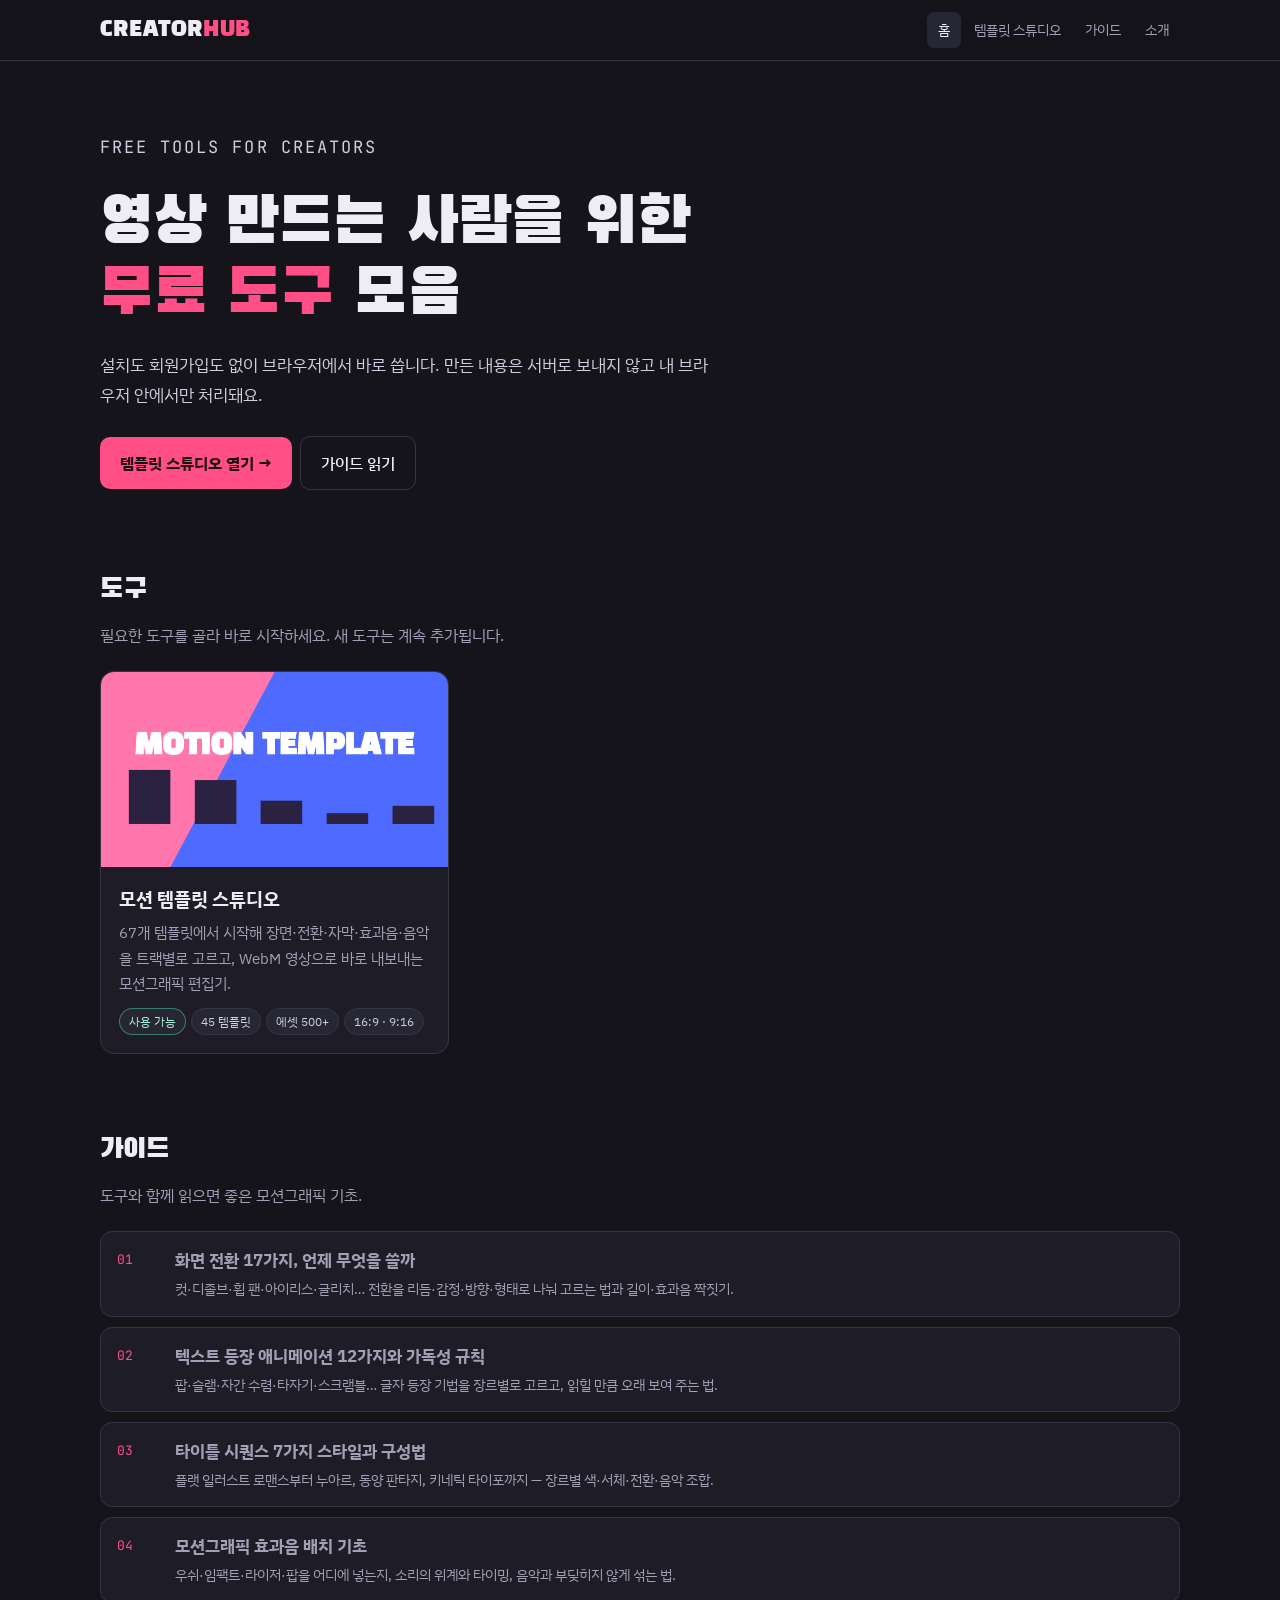
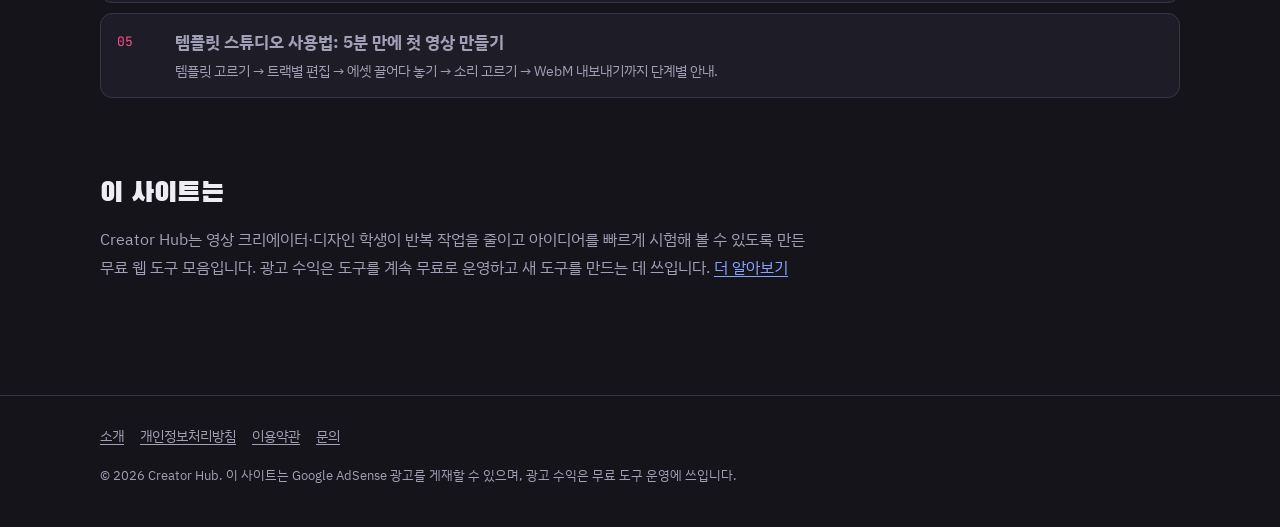
<file: index.html>
<!doctype html>
<html lang="ko">
<head>
<meta charset="utf-8">
<meta name="viewport" content="width=device-width,initial-scale=1,viewport-fit=cover">
<title>Creator Hub — 영상 만드는 사람을 위한 무료 도구</title>
<meta name="description" content="설치 없이 브라우저에서 바로 쓰는 무료 크리에이터 도구 모음. 67가지 모션그래픽 템플릿 스튜디오와 실전 가이드.">
<link rel="canonical" href="https://xodid9977.github.io/creator-hub/">
<meta property="og:type" content="website">
<meta property="og:site_name" content="Creator Hub">
<meta property="og:title" content="Creator Hub — 영상 만드는 사람을 위한 무료 도구">
<meta property="og:description" content="설치 없이 브라우저에서 바로 쓰는 무료 크리에이터 도구 모음. 67가지 모션그래픽 템플릿 스튜디오와 실전 가이드.">
<meta property="og:url" content="https://xodid9977.github.io/creator-hub/">
<meta name="theme-color" content="#15141b">
<link rel="icon" href="assets/favicon.svg" type="image/svg+xml">
<!-- ADSENSE:START -->
<!-- ADSENSE:END -->
<link rel="preconnect" href="https://fonts.googleapis.com">
<link rel="preconnect" href="https://fonts.gstatic.com" crossorigin>
<link rel="stylesheet" href="https://fonts.googleapis.com/css2?family=Black+Han+Sans&family=IBM+Plex+Sans+KR:wght@400;500;700&family=JetBrains+Mono:wght@400;600&display=swap">
<link rel="stylesheet" href="assets/site.css">
</head>
<body>
<a class="skip" href="#main">본문으로 건너뛰기</a>
<header class="site-head"><div class="wrap"><a class="logo" href="index.html">CREATOR<i>HUB</i></a><nav class="nav" aria-label="주요 메뉴"><a href="index.html" aria-current="page">홈</a><a href="template-studio/">템플릿 스튜디오</a><a href="guides/">가이드</a><a href="about.html">소개</a></nav></div></header>
<main id="main">
<div class="wrap">
<section class="hero"><p class="eyebrow">Free tools for creators</p>
<h1>영상 만드는 사람을 위한<br><em>무료 도구</em> 모음</h1>
<p>설치도 회원가입도 없이 브라우저에서 바로 씁니다. 만든 내용은 서버로 보내지 않고 내 브라우저 안에서만 처리돼요.</p>
<a class="cta" href="template-studio/">템플릿 스튜디오 열기 →</a><a class="cta ghost" href="guides/">가이드 읽기</a></section>
<div class="ad-slot" data-slot="hub-top" hidden></div>

<section class="section" id="tools"><h2>도구</h2><p class="lead">필요한 도구를 골라 바로 시작하세요. 새 도구는 계속 추가됩니다.</p>
<div class="tool-grid">
<!-- TOOL CARDS: 새 도구를 만들면 아래 카드를 복사해 하나 더 추가하세요 -->
<a class="tool-card" href="template-studio/">
 <div class="art"><canvas id="studio-art" width="640" height="360" aria-hidden="true" style="width:100%;height:100%;display:block"></canvas></div>
 <div class="body"><h3>모션 템플릿 스튜디오</h3><p>67개 템플릿에서 시작해 장면·전환·자막·효과음·음악을 트랙별로 고르고, WebM 영상으로 바로 내보내는 모션그래픽 편집기.</p>
 <div class="tags"><span class="tag live">사용 가능</span><span class="tag">45 템플릿</span><span class="tag">에셋 500+</span><span class="tag">16:9 · 9:16</span></div></div>
</a>
<!-- /TOOL CARDS -->
</div></section>
<section class="section"><h2>가이드</h2><p class="lead">도구와 함께 읽으면 좋은 모션그래픽 기초.</p><ul class="guide-list"><li><a href="guides/transitions.html"><span class="no">01</span><span><b>화면 전환 17가지, 언제 무엇을 쓸까</b><span>컷·디졸브·휩 팬·아이리스·글리치… 전환을 리듬·감정·방향·형태로 나눠 고르는 법과 길이·효과음 짝짓기.</span></span></a></li><li><a href="guides/text-animation.html"><span class="no">02</span><span><b>텍스트 등장 애니메이션 12가지와 가독성 규칙</b><span>팝·슬램·자간 수렴·타자기·스크램블… 글자 등장 기법을 장르별로 고르고, 읽힐 만큼 오래 보여 주는 법.</span></span></a></li><li><a href="guides/title-sequence-styles.html"><span class="no">03</span><span><b>타이틀 시퀀스 7가지 스타일과 구성법</b><span>플랫 일러스트 로맨스부터 누아르, 동양 판타지, 키네틱 타이포까지 — 장르별 색·서체·전환·음악 조합.</span></span></a></li><li><a href="guides/sound-design.html"><span class="no">04</span><span><b>모션그래픽 효과음 배치 기초</b><span>우쉬·임팩트·라이저·팝을 어디에 넣는지, 소리의 위계와 타이밍, 음악과 부딪히지 않게 섞는 법.</span></span></a></li><li><a href="guides/studio-tutorial.html"><span class="no">05</span><span><b>템플릿 스튜디오 사용법: 5분 만에 첫 영상 만들기</b><span>템플릿 고르기 → 트랙별 편집 → 에셋 끌어다 놓기 → 소리 고르기 → WebM 내보내기까지 단계별 안내.</span></span></a></li></ul></section>
<section class="section"><h2>이 사이트는</h2><p class="lead" style="max-width:720px">Creator Hub는 영상 크리에이터·디자인 학생이 반복 작업을 줄이고 아이디어를 빠르게 시험해 볼 수 있도록 만든 무료 웹 도구 모음입니다. 광고 수익은 도구를 계속 무료로 운영하고 새 도구를 만드는 데 쓰입니다. <a href="about.html">더 알아보기</a></p></section>
<div class="ad-slot" data-slot="hub-bottom" hidden></div>
</div>
</main>
<script>
/* small animated preview on the studio card (decorative) */
(function(){var c=document.getElementById('studio-art');if(!c)return;var x=c.getContext('2d'),W=c.width,H=c.height,t0=performance.now(),reduce=matchMedia('(prefers-reduced-motion: reduce)').matches;
function f(now){var t=(now-t0)/1000;x.fillStyle='#ff77ad';x.fillRect(0,0,W,H);x.fillStyle='#4f6bff';var d=Math.min(1,t/0.8);x.beginPath();x.moveTo(W*(1-d*.5),0);x.lineTo(W,0);x.lineTo(W,H);x.lineTo(W*(1-d*.8),H);x.fill();
x.fillStyle='#2b2141';for(var i=0;i<5;i++){var r=W*(.08+i*.19),h=60+40*Math.sin(t*3+i);x.fillRect(r,H*.78-h,W*.12,h)}
x.fillStyle='#fff';x.font='700 54px "Black Han Sans",sans-serif';x.textAlign='center';x.textBaseline='middle';var s=1+.04*Math.sin(t*2);x.save();x.translate(W/2,H*.38);x.scale(s,s);x.fillText('MOTION TEMPLATE',0,0);x.restore();
if(!reduce)requestAnimationFrame(f)}requestAnimationFrame(f)})();
</script>
<footer class="site-foot"><div class="wrap">
<nav aria-label="사이트 정보"><a href="about.html">소개</a><a href="privacy.html">개인정보처리방침</a><a href="terms.html">이용약관</a><a href="contact.html">문의</a></nav>
<small>© <span data-year>2026</span> Creator Hub. 이 사이트는 Google AdSense 광고를 게재할 수 있으며, 광고 수익은 무료 도구 운영에 쓰입니다.</small>
</div></footer>
<script src="assets/ads-config.js"></script>
<script src="assets/site.js"></script>
</body>
</html>
</file>
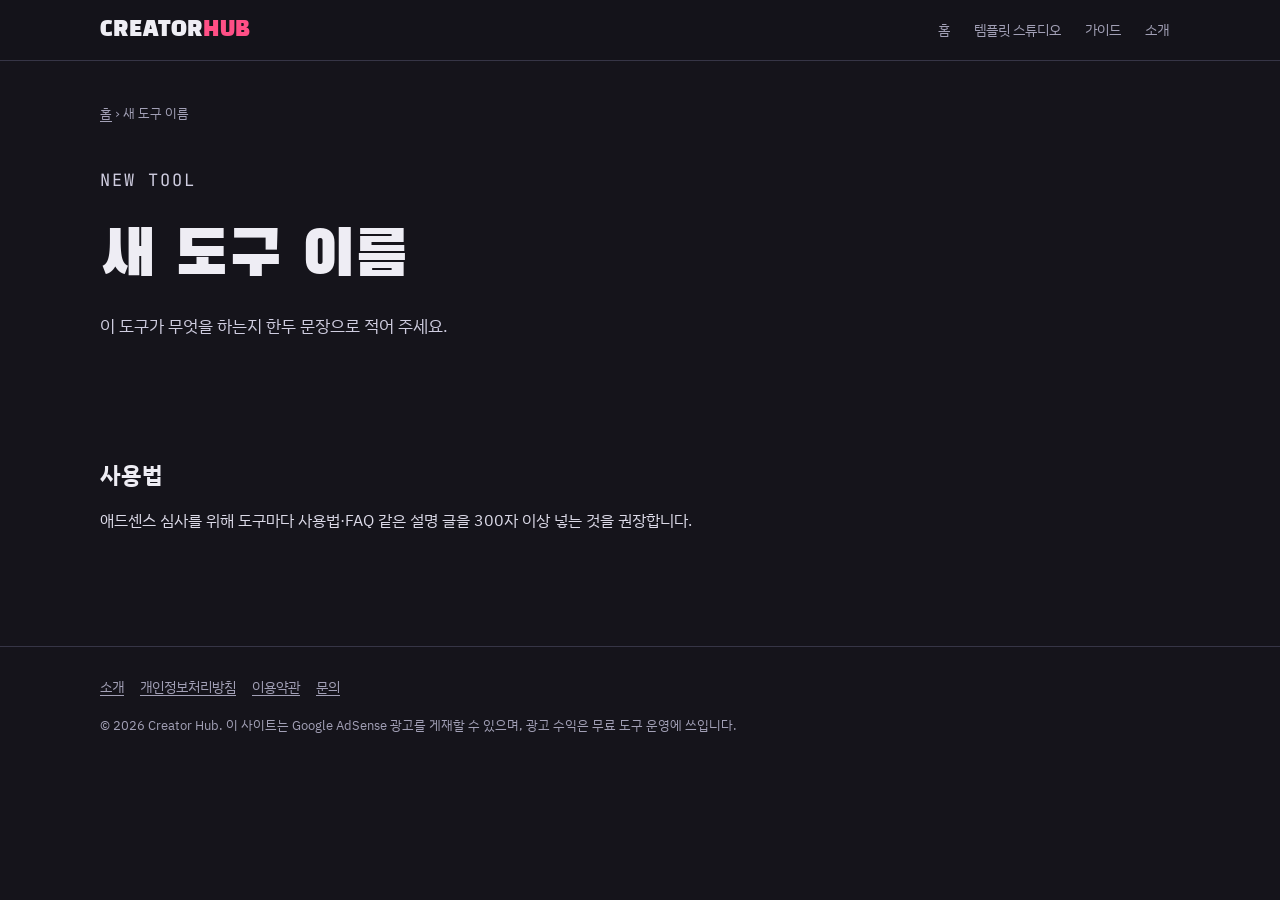
<file: _template/index.html>
<!doctype html>
<html lang="ko">
<head>
<meta charset="utf-8">
<meta name="viewport" content="width=device-width,initial-scale=1,viewport-fit=cover">
<title>새 도구 이름 | Creator Hub</title>
<meta name="description" content="도구 설명">
<meta name="robots" content="noindex"><link rel="canonical" href="https://xodid9977.github.io/creator-hub/_template/">
<meta property="og:type" content="website">
<meta property="og:site_name" content="Creator Hub">
<meta property="og:title" content="새 도구 이름 | Creator Hub">
<meta property="og:description" content="도구 설명">
<meta property="og:url" content="https://xodid9977.github.io/creator-hub/_template/">
<meta name="theme-color" content="#15141b">
<link rel="icon" href="../assets/favicon.svg" type="image/svg+xml">
<!-- ADSENSE:START -->
<!-- ADSENSE:END -->
<link rel="preconnect" href="https://fonts.googleapis.com">
<link rel="preconnect" href="https://fonts.gstatic.com" crossorigin>
<link rel="stylesheet" href="https://fonts.googleapis.com/css2?family=Black+Han+Sans&family=IBM+Plex+Sans+KR:wght@400;500;700&family=JetBrains+Mono:wght@400;600&display=swap">
<link rel="stylesheet" href="../assets/site.css">
</head>
<body>
<a class="skip" href="#main">본문으로 건너뛰기</a>
<header class="site-head"><div class="wrap"><a class="logo" href="../index.html">CREATOR<i>HUB</i></a><nav class="nav" aria-label="주요 메뉴"><a href="../index.html">홈</a><a href="../template-studio/">템플릿 스튜디오</a><a href="../guides/">가이드</a><a href="../about.html">소개</a></nav></div></header>
<main id="main" class="wrap">
<p class="crumbs"><a href="../index.html">홈</a> › 새 도구 이름</p>
<section class="hero" style="padding-top:28px"><p class="eyebrow">New tool</p><h1>새 도구 이름</h1><p>이 도구가 무엇을 하는지 한두 문장으로 적어 주세요.</p></section>
<!-- 여기에 도구 UI를 넣으세요. 광고 자리는 조작 버튼과 떨어진 곳에만 두세요. -->
<div id="tool-root"></div>
<div class="ad-slot" data-slot="hub-bottom" hidden></div>
<section class="prose"><h2>사용법</h2><p>애드센스 심사를 위해 도구마다 사용법·FAQ 같은 설명 글을 300자 이상 넣는 것을 권장합니다.</p></section>
</main>
<footer class="site-foot"><div class="wrap">
<nav aria-label="사이트 정보"><a href="../about.html">소개</a><a href="../privacy.html">개인정보처리방침</a><a href="../terms.html">이용약관</a><a href="../contact.html">문의</a></nav>
<small>© <span data-year>2026</span> Creator Hub. 이 사이트는 Google AdSense 광고를 게재할 수 있으며, 광고 수익은 무료 도구 운영에 쓰입니다.</small>
</div></footer>
<script src="../assets/ads-config.js"></script>
<script src="../assets/site.js"></script>
</body>
</html>
</file>
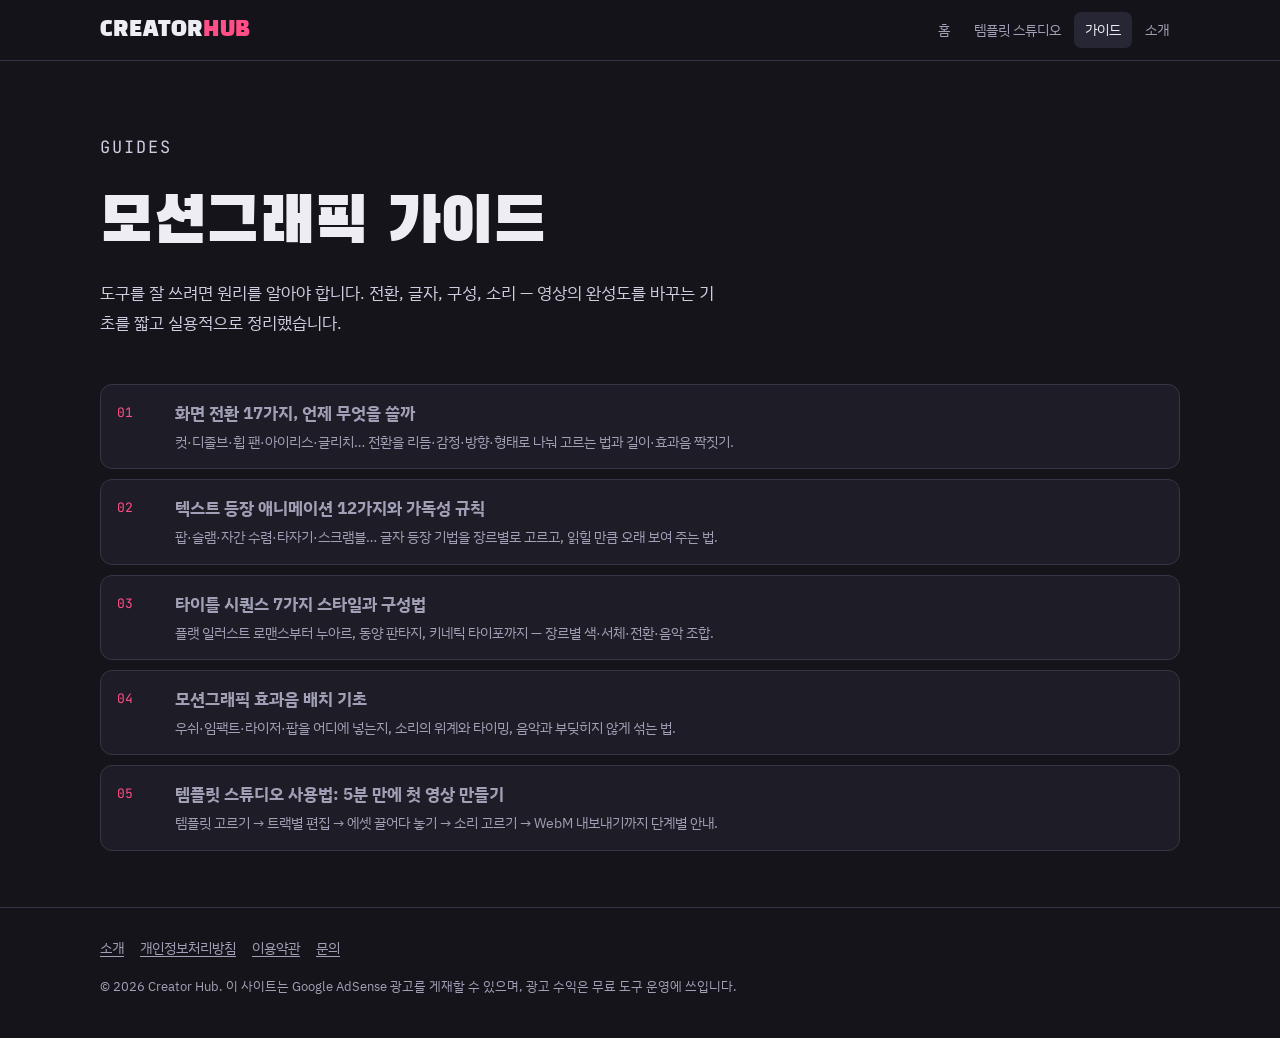
<file: guides/index.html>
<!doctype html>
<html lang="ko">
<head>
<meta charset="utf-8">
<meta name="viewport" content="width=device-width,initial-scale=1,viewport-fit=cover">
<title>모션그래픽 가이드 | Creator Hub</title>
<meta name="description" content="화면 전환, 텍스트 애니메이션, 타이틀 시퀀스, 효과음 배치까지 — 영상 만드는 사람을 위한 모션그래픽 실전 가이드.">
<link rel="canonical" href="https://xodid9977.github.io/creator-hub/guides/">
<meta property="og:type" content="website">
<meta property="og:site_name" content="Creator Hub">
<meta property="og:title" content="모션그래픽 가이드 | Creator Hub">
<meta property="og:description" content="화면 전환, 텍스트 애니메이션, 타이틀 시퀀스, 효과음 배치까지 — 영상 만드는 사람을 위한 모션그래픽 실전 가이드.">
<meta property="og:url" content="https://xodid9977.github.io/creator-hub/guides/">
<meta name="theme-color" content="#15141b">
<link rel="icon" href="../assets/favicon.svg" type="image/svg+xml">
<!-- ADSENSE:START -->
<!-- ADSENSE:END -->
<link rel="preconnect" href="https://fonts.googleapis.com">
<link rel="preconnect" href="https://fonts.gstatic.com" crossorigin>
<link rel="stylesheet" href="https://fonts.googleapis.com/css2?family=Black+Han+Sans&family=IBM+Plex+Sans+KR:wght@400;500;700&family=JetBrains+Mono:wght@400;600&display=swap">
<link rel="stylesheet" href="../assets/site.css">
</head>
<body>
<a class="skip" href="#main">본문으로 건너뛰기</a>
<header class="site-head"><div class="wrap"><a class="logo" href="../index.html">CREATOR<i>HUB</i></a><nav class="nav" aria-label="주요 메뉴"><a href="../index.html">홈</a><a href="../template-studio/">템플릿 스튜디오</a><a href="../guides/" aria-current="page">가이드</a><a href="../about.html">소개</a></nav></div></header>
<main id="main" class="wrap">
<section class="hero" style="padding-bottom:20px"><p class="eyebrow">Guides</p><h1>모션그래픽 가이드</h1><p>도구를 잘 쓰려면 원리를 알아야 합니다. 전환, 글자, 구성, 소리 — 영상의 완성도를 바꾸는 기초를 짧고 실용적으로 정리했습니다.</p></section>
<ul class="guide-list"><li><a href="transitions.html"><span class="no">01</span><span><b>화면 전환 17가지, 언제 무엇을 쓸까</b><span>컷·디졸브·휩 팬·아이리스·글리치… 전환을 리듬·감정·방향·형태로 나눠 고르는 법과 길이·효과음 짝짓기.</span></span></a></li><li><a href="text-animation.html"><span class="no">02</span><span><b>텍스트 등장 애니메이션 12가지와 가독성 규칙</b><span>팝·슬램·자간 수렴·타자기·스크램블… 글자 등장 기법을 장르별로 고르고, 읽힐 만큼 오래 보여 주는 법.</span></span></a></li><li><a href="title-sequence-styles.html"><span class="no">03</span><span><b>타이틀 시퀀스 7가지 스타일과 구성법</b><span>플랫 일러스트 로맨스부터 누아르, 동양 판타지, 키네틱 타이포까지 — 장르별 색·서체·전환·음악 조합.</span></span></a></li><li><a href="sound-design.html"><span class="no">04</span><span><b>모션그래픽 효과음 배치 기초</b><span>우쉬·임팩트·라이저·팝을 어디에 넣는지, 소리의 위계와 타이밍, 음악과 부딪히지 않게 섞는 법.</span></span></a></li><li><a href="studio-tutorial.html"><span class="no">05</span><span><b>템플릿 스튜디오 사용법: 5분 만에 첫 영상 만들기</b><span>템플릿 고르기 → 트랙별 편집 → 에셋 끌어다 놓기 → 소리 고르기 → WebM 내보내기까지 단계별 안내.</span></span></a></li></ul>
<div class="ad-slot" data-slot="guide-inline" hidden></div>
</main>
<footer class="site-foot"><div class="wrap">
<nav aria-label="사이트 정보"><a href="../about.html">소개</a><a href="../privacy.html">개인정보처리방침</a><a href="../terms.html">이용약관</a><a href="../contact.html">문의</a></nav>
<small>© <span data-year>2026</span> Creator Hub. 이 사이트는 Google AdSense 광고를 게재할 수 있으며, 광고 수익은 무료 도구 운영에 쓰입니다.</small>
</div></footer>
<script src="../assets/ads-config.js"></script>
<script src="../assets/site.js"></script>
</body>
</html>
</file>
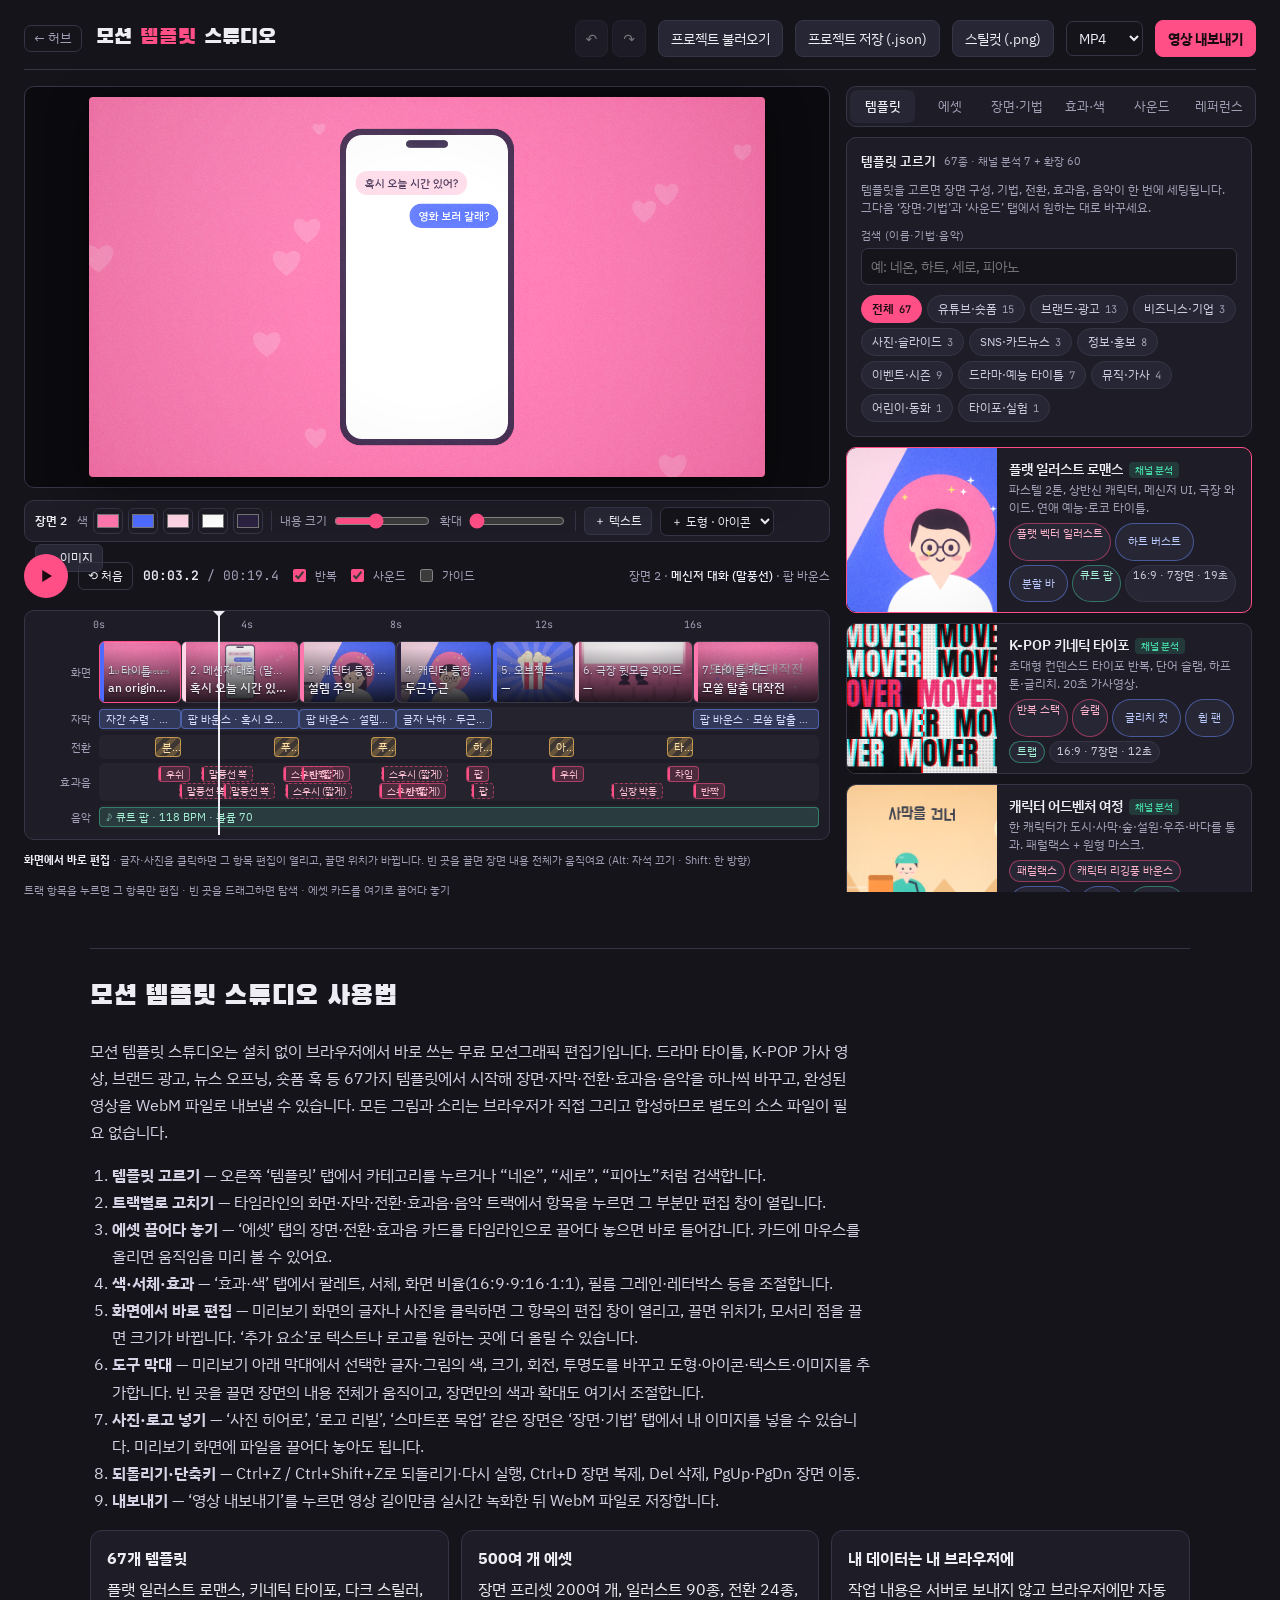
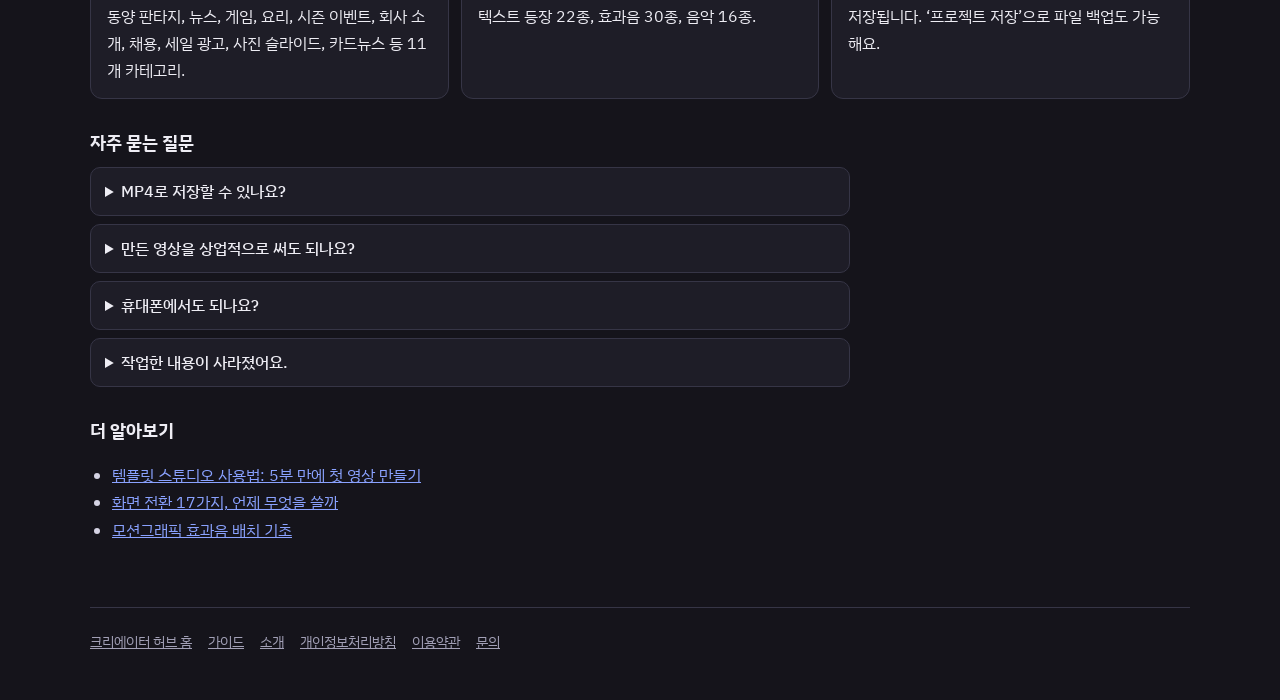
<file: template-studio/index.html>
<!doctype html>
<html lang="ko">
<head>
<meta charset="utf-8">
<meta name="viewport" content="width=device-width,initial-scale=1,viewport-fit=cover">
<title>모션 템플릿 스튜디오 — 무료 모션그래픽 템플릿 편집기 | Creator Hub</title>
<meta name="description" content="67개 모션그래픽 템플릿과 500여 개 에셋으로 장면·자막·전환·효과음·음악을 트랙별로 편집하고 WebM 영상으로 내보내는 무료 브라우저 도구. 설치·가입 없음.">
<link rel="canonical" href="https://xodid9977.github.io/creator-hub/template-studio/">
<meta property="og:type" content="website">
<meta property="og:site_name" content="Creator Hub">
<meta property="og:title" content="모션 템플릿 스튜디오">
<meta property="og:description" content="67개 모션그래픽 템플릿과 500여 개 에셋으로 장면·자막·전환·효과음·음악을 트랙별로 편집하고 WebM 영상으로 내보내는 무료 브라우저 도구. 설치·가입 없음.">
<meta property="og:url" content="https://xodid9977.github.io/creator-hub/template-studio/">
<meta name="theme-color" content="#15141b">
<link rel="icon" href="../assets/favicon.svg" type="image/svg+xml">
<!-- ADSENSE:START -->
<!-- ADSENSE:END -->
<link rel="preconnect" href="https://fonts.googleapis.com">
<link rel="preconnect" href="https://fonts.gstatic.com" crossorigin>
<link rel="stylesheet" href="https://fonts.googleapis.com/css2?family=Anton&family=Black+Han+Sans&family=Do+Hyeon&family=Gaegu:wght@400;700&family=Press+Start+2P&family=Gowun+Batang:wght@400;700&family=IBM+Plex+Sans+KR:wght@400;500;700&family=JetBrains+Mono:wght@400;600&family=Jua&family=Nanum+Brush+Script&family=Nanum+Myeongjo:wght@400;800&family=Noto+Sans+KR:wght@900&family=Gothic+A1:wght@800&family=Montserrat:wght@800&family=Playfair+Display:wght@700&family=Bebas+Neue&display=swap">
<style>
/* Layout: editing-suite shell — preview + timeline on the left, a tabbed inspector on the right; stacks on phones. Single dark look, like an NLE. */
:root{
  --ink:#15141b; --panel:#1e1d27; --panel-2:#272634; --line:#363546; --fg:#eeedf4; --muted:#a2a0b6;
  --accent:#ff4f86; --accent-2:#6b8bff; --ok:#45d6a6; --warn:#ffc35a;
  --f-display:"Black Han Sans","Do Hyeon",sans-serif;
  --f-body:"IBM Plex Sans KR",system-ui,sans-serif;
  --f-mono:"JetBrains Mono",ui-monospace,Consolas,monospace;
  color-scheme:dark;
}
html,body{height:100%}
body{background:var(--ink);color:var(--fg);font-family:var(--f-body);font-size:14px;line-height:1.5;
  padding-left:max(16px,env(safe-area-inset-left,0px));padding-right:max(16px,env(safe-area-inset-right,0px));padding-block:0;box-sizing:border-box}
*{box-sizing:border-box}
button,input,select,textarea{font:inherit;color:inherit}
button{cursor:pointer}
:focus-visible{outline:2px solid var(--accent-2);outline-offset:2px}
.app{display:grid;grid-template-columns:minmax(0,1fr) 410px;grid-template-rows:auto minmax(0,1fr);gap:0 16px;height:100%;max-width:1680px;margin:0 auto}
header.top{grid-column:1/-1;display:flex;align-items:center;gap:12px;flex-wrap:wrap;padding-block:12px;border-bottom:1px solid var(--line)}
.brand{display:flex;align-items:baseline;gap:10px;margin-right:auto;min-width:0}
.brand b{font-family:var(--f-display);font-size:22px;font-weight:400;letter-spacing:.01em}
.brand b i{font-style:normal;color:var(--accent)}
.brand span{color:var(--muted);font-size:12px}
.btn{border:1px solid var(--line);background:var(--panel-2);border-radius:8px;padding:7px 12px;display:inline-flex;align-items:center;gap:6px;white-space:nowrap}
.btn:hover{border-color:#4a4960}
.btn.primary{background:var(--accent);border-color:var(--accent);color:#1a0b12;font-weight:700}
.btn.primary:hover{filter:brightness(1.08)}
.btn.sm{padding:4px 9px;font-size:12px;border-radius:6px}
.btn.ghost{background:transparent}
.btn[disabled]{opacity:.45;cursor:not-allowed}
main.stage{display:flex;flex-direction:column;gap:12px;min-width:0;min-height:0;padding-block:16px;overflow:auto}
.viewer{background:#0b0b0f;border:1px solid var(--line);border-radius:10px;display:flex;align-items:center;justify-content:center;padding:10px;min-height:0;flex:1 1 auto}
.viewer canvas{display:block;max-width:100%;max-height:min(62vh,720px);width:auto;height:auto;border-radius:4px;background:#000;box-shadow:0 10px 40px rgba(0,0,0,.45)}
.transport{display:flex;align-items:center;gap:10px;flex-wrap:wrap}
.play{width:44px;height:44px;border-radius:50%;border:0;background:var(--accent);color:#1a0b12;display:grid;place-items:center}
.play svg{width:18px;height:18px}
.tc{font-family:var(--f-mono);font-variant-numeric:tabular-nums;font-size:13px;color:var(--muted)}
.tc b{color:var(--fg);font-weight:600}
.toggle{display:inline-flex;align-items:center;gap:6px;color:var(--muted);font-size:12px;cursor:pointer;user-select:none}
.toggle input{accent-color:var(--accent)}
.now{margin-left:auto;font-size:12px;color:var(--muted);min-width:0;overflow:hidden;text-overflow:ellipsis;white-space:nowrap}
.now b{color:var(--fg);font-weight:500}
/* timeline */
.tl{position:relative;background:var(--panel);border:1px solid var(--line);border-radius:10px;padding:26px 10px 10px;user-select:none;touch-action:none}
.tl-ruler{position:absolute;left:10px;right:10px;top:6px;height:14px;font-family:var(--f-mono);font-size:10px;color:var(--muted)}
.tl-ruler span{position:absolute;transform:translateX(-50%)}
.tl-track{position:relative;height:58px;display:flex;gap:0}
.tl-clip{position:relative;height:100%;border-radius:6px;padding:6px 8px;overflow:hidden;border:1px solid rgba(255,255,255,.08);background:var(--panel-2);min-width:0;text-align:left;cursor:pointer}
.tl-clip .k{display:block;font-size:11px;color:var(--muted);white-space:nowrap;overflow:hidden;text-overflow:ellipsis}
.tl-clip .x{display:block;font-size:12px;font-weight:500;white-space:nowrap;overflow:hidden;text-overflow:ellipsis}
.tl-clip .sw{position:absolute;left:0;top:0;bottom:0;width:4px}
.tl-clip.sel{border-color:var(--accent);box-shadow:inset 0 0 0 1px var(--accent)}
.tl-tr{position:absolute;top:-4px;bottom:-4px;border-radius:5px;background:repeating-linear-gradient(135deg,rgba(107,139,255,.35) 0 5px,rgba(107,139,255,.12) 5px 10px);border:1px solid rgba(107,139,255,.6);pointer-events:none}
.tl-cue{position:absolute;bottom:-8px;width:2px;height:6px;background:var(--warn);border-radius:1px}
.tl-head{position:absolute;top:2px;bottom:4px;width:2px;background:var(--fg);pointer-events:none}
.tl-head:before{content:"";position:absolute;top:-2px;left:-5px;border:6px solid transparent;border-top-color:var(--fg)}
.legend{display:flex;gap:14px;flex-wrap:wrap;font-size:11px;color:var(--muted)}
.legend i{display:inline-block;width:12px;height:8px;border-radius:2px;margin-right:5px;vertical-align:middle}
/* inspector */
aside.insp{display:flex;flex-direction:column;min-height:0;padding-block:16px}
.tabs{display:flex;gap:2px;background:var(--panel);border:1px solid var(--line);border-radius:10px;padding:3px}
.tabs button{flex:1;border:0;background:transparent;border-radius:7px;padding:7px 4px;color:var(--muted);font-size:13px}
.tabs button[aria-selected="true"]{background:var(--panel-2);color:var(--fg);font-weight:500}
.pane{flex:1;overflow:auto;margin-top:10px;padding-right:4px;min-height:0}
.sec{background:var(--panel);border:1px solid var(--line);border-radius:10px;padding:14px;margin-bottom:10px}
.sec h3{margin:0 0 10px;font-size:13px;font-weight:600;display:flex;align-items:center;gap:8px}
.sec h3 small{font-weight:400;color:var(--muted);font-size:11px}
.hint{color:var(--muted);font-size:12px;margin:0 0 10px;text-wrap:pretty}
.field{display:grid;gap:4px;margin-bottom:10px}
.field label,.lbl{font-size:11px;color:var(--muted);letter-spacing:.03em}
.row2{display:grid;grid-template-columns:1fr 1fr;gap:8px}
select,input[type=text],textarea,input[type=number]{width:100%;background:var(--ink);border:1px solid var(--line);border-radius:7px;padding:7px 9px}
textarea{resize:vertical;min-height:58px}
input[type=range]{width:100%;accent-color:var(--accent)}
.rangeval{font-family:var(--f-mono);font-size:11px;color:var(--fg);float:right}
/* template cards */
.tgrid{display:grid;grid-template-columns:1fr;gap:10px}
.tcard{background:var(--panel);border:1px solid var(--line);border-radius:10px;overflow:hidden;display:grid;grid-template-columns:150px minmax(0,1fr);text-align:left;padding:0}
.tcard.cur{border-color:var(--accent)}
.tcard canvas{width:150px;height:100%;min-height:96px;object-fit:cover;display:block;background:#000}
.tcard .b{padding:10px 12px;min-width:0}
.tcard .n{font-weight:600;font-size:14px;margin-bottom:2px}
.catbar{display:flex;flex-wrap:wrap;gap:5px}
.catbar button{border:1px solid var(--line);background:var(--panel-2);border-radius:99px;padding:4px 10px;font-size:12px;color:#cfcde0}
.catbar button span{color:var(--muted);font-family:var(--f-mono);font-size:10.5px;margin-left:2px}
.catbar button[aria-pressed="true"]{background:var(--accent);border-color:var(--accent);color:#1a0b12;font-weight:600}
.catbar button[aria-pressed="true"] span{color:#1a0b12}
.tcard .d{font-size:12px;color:var(--muted);margin-bottom:6px}
.chips{display:flex;flex-wrap:wrap;gap:4px}
.chip{font-size:10.5px;padding:2px 7px;border-radius:99px;background:var(--panel-2);color:#cfcde0;border:1px solid var(--line);white-space:nowrap}
.chip.a{border-color:rgba(255,79,134,.5);color:#ffb3cb}
.chip.b{border-color:rgba(107,139,255,.5);color:#bccbff}
.chip.c{border-color:rgba(69,214,166,.45);color:#a6f0d6}
/* scene list */
.slist{display:grid;gap:4px;margin-bottom:10px}
.sitem{display:grid;grid-template-columns:22px 8px minmax(0,1fr) auto;align-items:center;gap:8px;padding:7px 9px;border-radius:8px;border:1px solid transparent;background:var(--panel-2);text-align:left}
.sitem.sel{border-color:var(--accent)}
.sitem .i{font-family:var(--f-mono);font-size:11px;color:var(--muted)}
.sitem .sw{width:8px;height:22px;border-radius:2px}
.sitem .t{min-width:0;overflow:hidden;text-overflow:ellipsis;white-space:nowrap;font-size:13px}
.sitem .t small{color:var(--muted);margin-left:6px}
.sitem .d{font-family:var(--f-mono);font-size:11px;color:var(--muted)}
.tools{display:flex;gap:6px;flex-wrap:wrap}
.swatches{display:flex;gap:6px;flex-wrap:wrap}
.swatches label{display:grid;gap:2px;justify-items:center;font-size:10px;color:var(--muted)}
.swatches input{width:42px;height:32px;border:1px solid var(--line);border-radius:6px;background:none;padding:2px}
/* sound */
.mlist{display:grid;gap:6px}
.mitem{display:grid;grid-template-columns:auto minmax(0,1fr) auto;gap:10px;align-items:center;padding:8px 10px;border-radius:8px;background:var(--panel-2);border:1px solid transparent}
.mitem.sel{border-color:var(--accent)}
.mitem input{accent-color:var(--accent)}
.mitem .n{font-size:13px;font-weight:500}
.mitem .d{font-size:11px;color:var(--muted)}
.sfxgrid{display:grid;grid-template-columns:repeat(3,minmax(0,1fr));gap:6px}
.sfxbtn{display:flex;align-items:center;gap:6px;padding:7px 8px;border-radius:7px;background:var(--panel-2);border:1px solid var(--line);font-size:12px;text-align:left;min-width:0}
.sfxbtn span{overflow:hidden;text-overflow:ellipsis;white-space:nowrap}
.sfxbtn:before{content:"";flex:none;border-left:7px solid var(--accent);border-top:5px solid transparent;border-bottom:5px solid transparent}
/* reference */
.ref h4{margin:0 0 4px;font-size:14px}
.ref .obs{margin:6px 0 8px;padding-left:16px;color:#d5d3e4;font-size:12.5px}
.ref .obs li{margin-bottom:2px}
.vlist{display:grid;gap:2px;margin-top:6px}
.vlist a{color:var(--accent-2);font-size:12px;text-decoration:none;display:flex;justify-content:space-between;gap:8px}
.vlist a:hover{text-decoration:underline}
.vlist a span{color:var(--muted);font-family:var(--f-mono);font-size:11px;flex:none}
.badge{font-size:10px;padding:1px 6px;border-radius:4px;background:rgba(69,214,166,.15);color:var(--ok);margin-left:6px;font-weight:500}
.badge.inf{background:rgba(255,195,90,.12);color:var(--warn)}
.dict{display:grid;gap:6px}
.dict .it{display:grid;grid-template-columns:minmax(0,1fr) auto;gap:8px;align-items:center;padding:7px 9px;border-radius:7px;background:var(--panel-2)}
.dict .it b{font-size:12.5px;font-weight:500}
.dict .it p{margin:0;font-size:11.5px;color:var(--muted)}
/* toast + modal */
.toast{position:fixed;left:50%;bottom:calc(20px + env(safe-area-inset-bottom,0px));transform:translateX(-50%);background:var(--panel-2);border:1px solid var(--line);padding:9px 14px;border-radius:9px;display:flex;gap:10px;align-items:center;z-index:50;box-shadow:0 8px 30px rgba(0,0,0,.4);max-width:calc(100vw - 32px)}
.modal{position:fixed;inset:0;background:rgba(5,5,8,.72);display:grid;place-items:center;z-index:40;padding:16px}
.modal .card{background:var(--panel);border:1px solid var(--line);border-radius:12px;padding:18px;width:min(640px,100%);max-height:100%;overflow:auto}
.modal h2{margin:0 0 6px;font-size:16px}
.bar{height:6px;border-radius:3px;background:var(--panel-2);overflow:hidden;margin:12px 0}
.bar i{display:block;height:100%;width:0;background:var(--accent)}
.modal video{width:100%;border-radius:8px;background:#000;margin:8px 0}
/* wide inspector (asset library) */
.app.wide{grid-template-columns:minmax(0,1fr) min(780px,56vw)}
.tabs button{padding:7px 2px;font-size:12.5px}
/* timeline thumbnails */
.tl-clip{padding:0}
.tl-clip .tl-th{position:absolute;inset:0;width:100%;height:100%;object-fit:cover;display:block;opacity:.92}
.tl-clip .lab{position:absolute;left:0;right:0;bottom:0;padding:14px 8px 5px;background:linear-gradient(transparent,rgba(10,10,14,.88));text-align:left}
.tl-clip .k,.tl-clip .x{text-shadow:0 1px 2px rgba(0,0,0,.6)}
.tl-clip .k{color:#d5d3e4}
.tl-track{height:62px}
/* multi-track timeline */
.tl{padding:26px 10px 10px 74px}
.tl-ruler{left:74px}
.tl-row{position:relative;margin-top:4px}
.tl-lab{position:absolute;left:-66px;width:58px;top:50%;transform:translateY(-50%);font-size:11px;color:var(--muted);text-align:right;letter-spacing:.02em}
.tl-lane{position:relative;height:24px;background:rgba(255,255,255,.03);border-radius:5px}
.tl-lane.sfx{height:38px}
.tl-it{position:absolute;top:2px;bottom:2px;border-radius:4px;padding:0 6px;font-size:10.5px;line-height:18px;white-space:nowrap;overflow:hidden;text-overflow:ellipsis;border:1px solid transparent;cursor:pointer;min-width:8px;text-align:left}
.tl-it.text{background:rgba(107,139,255,.2);border-color:rgba(107,139,255,.5);color:#d6deff}
.tl-it.trans{background:repeating-linear-gradient(135deg,rgba(255,195,90,.3) 0 5px,rgba(255,195,90,.12) 5px 10px);border-color:rgba(255,195,90,.65);color:#ffe2ad}
.tl-it.sfx{top:auto;bottom:auto;height:16px;line-height:14px;font-size:10px;padding:0 5px 0 7px;max-width:96px;background:rgba(255,79,134,.18);border-color:rgba(255,79,134,.55);color:#ffc1d4}
.tl-it.sfx:before{content:"";position:absolute;left:0;top:0;bottom:0;width:2px;background:var(--accent)}
.tl-it.sfx.auto{background:rgba(255,79,134,.08);border-style:dashed}
.tl-it.music{left:0;right:0;background:rgba(69,214,166,.13);border-color:rgba(69,214,166,.45);color:#a6f0d6}
.tl-it.music.none{background:transparent;border-style:dashed;color:var(--muted)}
.tl-it.sel{box-shadow:0 0 0 2px var(--fg);z-index:2}
.tl-it:hover{filter:brightness(1.2)}
/* focus bar in scene pane */
.focusbar{display:flex;align-items:center;gap:8px;flex-wrap:wrap}
.focusbar h3{margin:0}
.seg{display:flex;gap:2px;background:var(--ink);border:1px solid var(--line);border-radius:8px;padding:2px;width:100%}
.seg button{flex:1;border:0;background:transparent;border-radius:6px;padding:5px 2px;font-size:12px;color:var(--muted)}
.seg button[aria-pressed="true"]{background:var(--panel-2);color:var(--fg);font-weight:600}
.seg button i{display:inline-block;width:8px;height:8px;border-radius:2px;margin-right:4px;vertical-align:middle}
.cuelist{display:grid;gap:4px;margin-bottom:10px}
.cue{display:grid;grid-template-columns:52px 64px minmax(0,1fr) auto;gap:6px;align-items:center;padding:5px 7px;background:var(--panel-2);border-radius:7px;font-size:12px}
.cue .tm{font-family:var(--f-mono);font-size:11px;color:var(--muted)}
.cue .src{font-size:11px;color:#ffc1d4}
.cue select{padding:4px 6px;font-size:12px}
.cue.hi{box-shadow:0 0 0 2px var(--accent)}
.tl-drop{position:absolute;top:22px;bottom:6px;width:3px;background:var(--ok);border-radius:2px;pointer-events:none;box-shadow:0 0 0 3px rgba(69,214,166,.25);z-index:3}
.tl-drop.box{width:auto;background:rgba(69,214,166,.18);border:2px solid var(--ok)}
.tl.dragging{outline:2px dashed rgba(69,214,166,.6);outline-offset:3px}
/* storyboard list */
.sitem{grid-template-columns:104px minmax(0,1fr);gap:10px;padding:6px}
.sitem canvas{width:104px;height:58px;border-radius:5px;display:block;background:#000}
.sitem .t{display:grid;gap:1px;white-space:normal}
.sitem .t b{font-weight:500;font-size:13px;overflow:hidden;text-overflow:ellipsis;white-space:nowrap}
.sitem .t .i{font-family:var(--f-mono);font-size:10.5px;color:var(--muted)}
.sitem .t .mini{font-size:11px;color:var(--muted);overflow:hidden;text-overflow:ellipsis;white-space:nowrap}
/* visual pickers */
.pick{border:1px solid var(--line);border-radius:9px;margin-bottom:10px;background:var(--ink)}
.pick summary{display:grid;grid-template-columns:96px minmax(0,1fr) auto;gap:10px;align-items:center;padding:6px;cursor:pointer;list-style:none}
.pick summary::-webkit-details-marker{display:none}
.pick summary canvas{width:96px;height:54px;border-radius:5px;background:#000;display:block}
.pick summary small{display:block;font-size:11px;color:var(--muted)}
.pick summary b{font-weight:500;font-size:13px}
.pick .pchev{font-size:11.5px;color:var(--accent-2);padding-right:6px}
.pick[open] .pchev{color:var(--muted)}
.pgrid{display:grid;grid-template-columns:repeat(auto-fill,minmax(104px,1fr));gap:6px;padding:0 6px 8px;max-height:360px;overflow:auto}
.pitem{display:grid;gap:3px;padding:3px;border-radius:7px;border:1px solid transparent;background:var(--panel-2);text-align:left;font-size:11px;color:#cfcde0;min-width:0}
.pitem canvas{width:100%;height:auto;aspect-ratio:16/9;border-radius:4px;display:block;background:#000}
.pitem span{overflow:hidden;text-overflow:ellipsis;white-space:nowrap;padding:0 2px}
.pitem.on{border-color:var(--accent)}
.pitem:hover{border-color:#5a5970}
/* asset library */
.libhead{display:flex;gap:8px;align-items:center;flex-wrap:wrap}
.libhead input{flex:1;min-width:160px}
.agrid{display:grid;grid-template-columns:repeat(auto-fill,minmax(160px,1fr));gap:8px}
.acard{background:var(--panel);border:1px solid var(--line);border-radius:9px;overflow:hidden;display:flex;flex-direction:column;min-width:0;cursor:grab}
.acard:active{cursor:grabbing}
.acard:hover{border-color:#55546c}
.acard canvas{width:100%;height:auto;aspect-ratio:16/9;display:block;background:#000}
.acard .ab{padding:7px 8px 8px;display:grid;gap:2px;min-width:0}
.acard .ab b{font-size:12.5px;font-weight:500;overflow:hidden;text-overflow:ellipsis;white-space:nowrap}
.acard .ab small{font-size:11px;color:var(--muted);overflow:hidden;text-overflow:ellipsis;white-space:nowrap}
.acard .aact{display:flex;gap:4px;flex-wrap:wrap;margin-top:4px}
.acard .aact button{border:1px solid var(--line);background:var(--panel-2);border-radius:6px;padding:3px 7px;font-size:11px}
.acard .aact button:first-child{background:var(--accent);border-color:var(--accent);color:#1a0b12;font-weight:600}
.acard .aact button.danger{color:#ff9aa9}
.libstatus{font-size:12px;color:var(--muted);display:flex;gap:6px;align-items:center}
.libstatus i{width:8px;height:8px;border-radius:50%;background:var(--muted);display:inline-block}
.libstatus.live i{background:var(--ok)}
.empty{border:1px dashed var(--line);border-radius:10px;padding:18px;text-align:center;color:var(--muted);font-size:12.5px}
@media (max-width:980px){
  .app{grid-template-columns:minmax(0,1fr);grid-template-rows:auto auto auto;height:auto}
  main.stage{overflow:visible}
  aside.insp{padding-top:0}
  .pane{overflow:visible}
  .viewer canvas{max-height:70vh}
}
@media (max-width:520px){
  .tcard{grid-template-columns:110px minmax(0,1fr)}
  .tcard canvas{width:110px}
  .sfxgrid{grid-template-columns:repeat(2,minmax(0,1fr))}
  .brand span{display:none}
}
@media (prefers-reduced-motion:reduce){*{scroll-behavior:auto}}
</style>

<style>
/* standalone page: app fills the first screen, guide content below */
html,body{height:auto}
.app{height:100vh;height:100dvh;min-height:680px}
.hub-back{color:var(--muted);text-decoration:none;font-size:13px;border:1px solid var(--line);border-radius:7px;padding:3px 9px;margin-right:4px;align-self:center}
.hub-back:hover{color:var(--fg);border-color:#55546c}
.tool-about{max-width:1100px;margin:40px auto 0;padding-block:24px 8px;border-top:1px solid var(--line);font-size:15.5px;line-height:1.75}
.tool-about h2{font-family:var(--f-display);font-weight:400;font-size:28px;margin:0 0 8px}
.tool-about h3{font-size:18px;margin:28px 0 8px}
.tool-about p,.tool-about li{color:#d5d3e4;max-width:760px}
.tool-about ol,.tool-about ul{padding-left:22px}
.tool-about a{color:#8aa2ff}
.tool-about .cols{display:grid;grid-template-columns:repeat(auto-fit,minmax(260px,1fr));gap:12px;margin-top:12px}
.tool-about .cols div{background:var(--panel);border:1px solid var(--line);border-radius:12px;padding:14px 16px}
.tool-about .cols b{display:block;margin-bottom:4px}
.tool-about details{background:var(--panel);border:1px solid var(--line);border-radius:10px;padding:10px 14px;margin-bottom:8px;max-width:760px}
.tool-about summary{cursor:pointer;font-weight:500}
.ad-slot{margin:28px auto;text-align:center;max-width:970px}
.ad-slot[hidden]{display:none!important}
.ad-label{display:block;font-size:11px;color:var(--muted);letter-spacing:.08em;margin-bottom:4px}
.studio-foot{max-width:1100px;margin:40px auto 0;padding-block:24px 40px;border-top:1px solid var(--line);color:var(--muted);font-size:13.5px;display:flex;gap:16px;flex-wrap:wrap}
.studio-foot a{color:var(--muted)}
@media (max-width:980px){.app{height:auto;min-height:0}}
</style>
</head>
<body>
<div class="app">
  <header class="top">
    <div class="brand"><a class="hub-back" href="../">← 허브</a><b>모션 <i>템플릿</i> 스튜디오</b><span>템플릿 → 장면 · 자막 · 전환 · 효과음 · 음악을 골라 영상 만들기</span></div>
    <button class="btn" id="btn-import" type="button">프로젝트 불러오기</button>
    <button class="btn" id="btn-save" type="button">프로젝트 저장 (.json)</button>
    <button class="btn primary" id="btn-export" type="button">영상 내보내기</button>
    <input type="file" id="file-import" accept=".json,application/json" hidden>
  </header>

  <main class="stage">
    <div class="viewer"><canvas id="cv" width="1280" height="720" aria-label="미리보기"></canvas></div>
    <div class="transport">
      <button class="play" id="btn-play" type="button" aria-label="재생"><svg viewBox="0 0 24 24" fill="currentColor"><path id="play-ico" d="M7 4l13 8-13 8z"/></svg></button>
      <button class="btn sm ghost" id="btn-start" type="button" aria-label="처음으로">⟲ 처음</button>
      <div class="tc"><b id="tc-now">00:00.0</b> / <span id="tc-total">00:00.0</span></div>
      <label class="toggle"><input type="checkbox" id="chk-loop" checked> 반복</label>
      <label class="toggle"><input type="checkbox" id="chk-sound" checked> 사운드</label>
      <div class="now" id="now-label"></div>
    </div>
    <div class="tl" id="tl">
      <div class="tl-ruler" id="tl-ruler"></div>
      <div class="tl-row"><span class="tl-lab">화면</span><div class="tl-track" id="tl-track"></div></div>
      <div class="tl-row"><span class="tl-lab">자막</span><div class="tl-lane" id="tl-text"></div></div>
      <div class="tl-row"><span class="tl-lab">전환</span><div class="tl-lane" id="tl-trans"></div></div>
      <div class="tl-row"><span class="tl-lab">효과음</span><div class="tl-lane sfx" id="tl-sfx"></div></div>
      <div class="tl-row"><span class="tl-lab">음악</span><div class="tl-lane" id="tl-music"></div></div>
      <div class="tl-head" id="tl-head"></div>
      <div class="tl-drop" id="tl-drop" hidden></div>
    </div>
    <div class="legend"><span>트랙 항목을 누르면 그 항목만 편집 · 빈 곳을 드래그하면 탐색 · 에셋 카드를 여기로 끌어다 놓기</span></div>
  </main>

  <aside class="insp">
    <div class="tabs" role="tablist">
      <button role="tab" data-tab="tpl" aria-selected="true">템플릿</button>
      <button role="tab" data-tab="lib" aria-selected="false">에셋</button>
      <button role="tab" data-tab="scene" aria-selected="false">장면·기법</button>
      <button role="tab" data-tab="look" aria-selected="false">효과·색</button>
      <button role="tab" data-tab="sound" aria-selected="false">사운드</button>
      <button role="tab" data-tab="ref" aria-selected="false">레퍼런스</button>
    </div>
    <div class="pane" id="pane"></div>
  </aside>
</div>
<section class="tool-about" id="how-to">
<h2>모션 템플릿 스튜디오 사용법</h2>
<p>모션 템플릿 스튜디오는 설치 없이 브라우저에서 바로 쓰는 무료 모션그래픽 편집기입니다. 드라마 타이틀, K-POP 가사 영상, 브랜드 광고, 뉴스 오프닝, 숏폼 훅 등 67가지 템플릿에서 시작해 장면·자막·전환·효과음·음악을 하나씩 바꾸고, 완성된 영상을 WebM 파일로 내보낼 수 있습니다. 모든 그림과 소리는 브라우저가 직접 그리고 합성하므로 별도의 소스 파일이 필요 없습니다.</p>
<ol>
<li><b>템플릿 고르기</b> — 오른쪽 ‘템플릿’ 탭에서 카테고리를 누르거나 “네온”, “세로”, “피아노”처럼 검색합니다.</li>
<li><b>트랙별로 고치기</b> — 타임라인의 화면·자막·전환·효과음·음악 트랙에서 항목을 누르면 그 부분만 편집 창이 열립니다.</li>
<li><b>에셋 끌어다 놓기</b> — ‘에셋’ 탭의 장면·전환·효과음 카드를 타임라인으로 끌어다 놓으면 바로 들어갑니다. 카드에 마우스를 올리면 움직임을 미리 볼 수 있어요.</li>
<li><b>색·서체·효과</b> — ‘효과·색’ 탭에서 팔레트, 서체, 화면 비율(16:9·9:16·1:1), 필름 그레인·레터박스 등을 조절합니다.</li>
<li><b>화면에서 바로 편집</b> — 미리보기 화면의 글자나 사진을 클릭하면 그 항목의 편집 창이 열리고, 끌면 위치가, 모서리 점을 끌면 크기가 바뀝니다. ‘추가 요소’로 텍스트나 로고를 원하는 곳에 더 올릴 수 있습니다.</li>
<li><b>도구 막대</b> — 미리보기 아래 막대에서 선택한 글자·그림의 색, 크기, 회전, 투명도를 바꾸고 도형·아이콘·텍스트·이미지를 추가합니다. 빈 곳을 끌면 장면의 내용 전체가 움직이고, 장면만의 색과 확대도 여기서 조절합니다.</li>
<li><b>사진·로고 넣기</b> — ‘사진 히어로’, ‘로고 리빌’, ‘스마트폰 목업’ 같은 장면은 ‘장면·기법’ 탭에서 내 이미지를 넣을 수 있습니다. 미리보기 화면에 파일을 끌어다 놓아도 됩니다.</li>
<li><b>되돌리기·단축키</b> — Ctrl+Z / Ctrl+Shift+Z로 되돌리기·다시 실행, Ctrl+D 장면 복제, Del 삭제, PgUp·PgDn 장면 이동.</li>
<li><b>내보내기</b> — ‘영상 내보내기’를 누르면 영상 길이만큼 실시간 녹화한 뒤 WebM 파일로 저장합니다.</li>
</ol>
<div class="ad-slot" data-slot="studio-about" hidden></div>
<div class="cols">
<div><b>67개 템플릿</b>플랫 일러스트 로맨스, 키네틱 타이포, 다크 스릴러, 동양 판타지, 뉴스, 게임, 요리, 시즌 이벤트, 회사 소개, 채용, 세일 광고, 사진 슬라이드, 카드뉴스 등 11개 카테고리.</div>
<div><b>500여 개 에셋</b>장면 프리셋 200여 개, 일러스트 90종, 전환 24종, 텍스트 등장 22종, 효과음 30종, 음악 16종.</div>
<div><b>내 데이터는 내 브라우저에</b>작업 내용은 서버로 보내지 않고 브라우저에만 자동 저장됩니다. ‘프로젝트 저장’으로 파일 백업도 가능해요.</div>
</div>
<h3>자주 묻는 질문</h3>
<details><summary>MP4로 저장할 수 있나요?</summary><p>네. 크롬·엣지 최신 버전에서는 내보내기 버튼 옆에서 MP4를 고르면 바로 MP4로 저장됩니다. MP4 녹화를 지원하지 않는 브라우저에서는 WebM으로 저장되며, HandBrake·캡컷·프리미어 프로에서 변환할 수 있습니다.</p></details>
<details><summary>만든 영상을 상업적으로 써도 되나요?</summary><p>네. 스튜디오의 일러스트·음악·효과음은 모두 코드로 새로 만든 것이라 자유롭게 쓸 수 있습니다. 직접 올린 음악·효과음 파일의 권리는 올린 분이 확인해 주세요.</p></details>
<details><summary>휴대폰에서도 되나요?</summary><p>편집과 미리보기는 됩니다. 다만 끌어다 놓기와 영상 내보내기는 데스크톱 크롬·엣지에서 가장 안정적입니다.</p></details>
<details><summary>작업한 내용이 사라졌어요.</summary><p>작업 내용은 브라우저 저장소에 자동 저장되므로, 브라우저 기록·사이트 데이터를 지우거나 시크릿 창을 닫으면 사라집니다. 중요한 작업은 ‘프로젝트 저장(.json)’으로 파일을 보관하세요.</p></details>
<h3>더 알아보기</h3>
<ul><li><a href="../guides/studio-tutorial.html">템플릿 스튜디오 사용법: 5분 만에 첫 영상 만들기</a></li><li><a href="../guides/transitions.html">화면 전환 17가지, 언제 무엇을 쓸까</a></li><li><a href="../guides/sound-design.html">모션그래픽 효과음 배치 기초</a></li></ul>
</section>
<footer class="studio-foot"><a href="../">크리에이터 허브 홈</a><a href="../guides/">가이드</a><a href="../about.html">소개</a><a href="../privacy.html">개인정보처리방침</a><a href="../terms.html">이용약관</a><a href="../contact.html">문의</a></footer>
<div id="toast-root"></div>
<div id="modal-root"></div>

<script>
/* ============================================================
   0. utilities
============================================================ */
const TAU=Math.PI*2;
const $=s=>document.querySelector(s);
const clamp=(v,a=0,b=1)=>Math.min(b,Math.max(a,v));
const lerp=(a,b,t)=>a+(b-a)*t;
const pr=(t,a,d)=>clamp((t-a)/d);
const E={
  linear:t=>t,
  outCubic:t=>1-Math.pow(1-t,3),
  inCubic:t=>t*t*t,
  inOutCubic:t=>t<.5?4*t*t*t:1-Math.pow(-2*t+2,3)/2,
  outBack:t=>{const c1=1.70158,c3=c1+1;return 1+c3*Math.pow(t-1,3)+c1*Math.pow(t-1,2)},
  outExpo:t=>t>=1?1:1-Math.pow(2,-10*t),
  inOutExpo:t=>t<=0?0:t>=1?1:t<.5?Math.pow(2,20*t-10)/2:(2-Math.pow(2,-20*t+10))/2,
  outElastic:t=>t<=0?0:t>=1?1:Math.pow(2,-10*t)*Math.sin((t*10-.75)*(TAU/3))+1,
};
function hash(a,b=0){let h=Math.imul((a|0)^0x9e3779b9,0x85ebca6b)^Math.imul((b|0)+0x632be5ab,0xc2b2ae35);h^=h>>>15;h=Math.imul(h,0x2c1b3c6d);h^=h>>>12;h=Math.imul(h,0x297a2d39);h^=h>>>15;return (h>>>0)/4294967296}
function hexRgb(h){h=String(h||'#000').replace('#','');if(h.length===3)h=h.split('').map(x=>x+x).join('');const n=parseInt(h,16)||0;return[n>>16&255,n>>8&255,n&255]}
const rgba=(h,a)=>{const[r,g,b]=hexRgb(h);return`rgba(${r},${g},${b},${a})`};
function shade(h,k){const[r,g,b]=hexRgb(h);const f=v=>Math.round(k<0?v*(1+k):v+(255-v)*k);return`rgb(${f(r)},${f(g)},${f(b)})`}
const esc=s=>String(s??'').replace(/[&<>"']/g,c=>({'&':'&amp;','<':'&lt;','>':'&gt;','"':'&quot;',"'":'&#39;'}[c]));
const fmt=t=>{t=Math.max(0,t);const m=Math.floor(t/60),s=t-m*60;return String(m).padStart(2,'0')+':'+s.toFixed(1).padStart(4,'0')};
function rr(c,x,y,w,h,r){c.beginPath();if(c.roundRect)c.roundRect(x,y,w,h,r);else c.rect(x,y,w,h)}
function heartPath(c,cx,cy,s){c.beginPath();c.moveTo(cx,cy+s*.9);c.bezierCurveTo(cx+s*1.45,cy-.05*s,cx+s*.75,cy-s*1.15,cx,cy-s*.42);c.bezierCurveTo(cx-s*.75,cy-s*1.15,cx-s*1.45,cy-.05*s,cx,cy+s*.9);c.closePath()}
function starPath(c,cx,cy,r,r2,n=5,rot=-Math.PI/2){c.beginPath();for(let i=0;i<n*2;i++){const a=rot+i*Math.PI/n,R=i%2?r2:r;c.lineTo(cx+Math.cos(a)*R,cy+Math.sin(a)*R)}c.closePath()}
const mf=m=>440*Math.pow(2,(m-69)/12);

/* ============================================================
   1. fonts
============================================================ */
const FONTS={
  bhs:{label:'블랙한산스 (임팩트 고딕)',css:"'Black Han Sans','Do Hyeon',sans-serif"},
  anton:{label:'Anton (라틴 컨덴스드)',css:"'Anton','Black Han Sans',sans-serif"},
  jua:{label:'주아 (둥근 손글씨풍)',css:"'Jua','Do Hyeon',sans-serif"},
  dohyeon:{label:'도현 (각진 고딕)',css:"'Do Hyeon',sans-serif"},
  gowun:{label:'고운바탕 (시네마 세리프)',css:"'Gowun Batang','Nanum Myeongjo',serif"},
  myeongjo:{label:'나눔명조 (클래식 세리프)',css:"'Nanum Myeongjo',serif"},
  brush:{label:'나눔붓 (붓글씨)',css:"'Nanum Brush Script','Gowun Batang',cursive"},
  plex:{label:'IBM Plex Sans KR (본문)',css:"'IBM Plex Sans KR',sans-serif"},
  mono:{label:'JetBrains Mono (코드·데이터)',css:"'JetBrains Mono',monospace"},
  pixel:{label:'Press Start 2P (픽셀 게임)',css:"'Press Start 2P','Black Han Sans',monospace"},
  gaegu:{label:'개구 (손글씨)',css:"'Gaegu','Jua',cursive"},
};

/* ============================================================
   2. text engine with entrance techniques
============================================================ */
const ENTR={
  none:{label:'없음 (즉시 표시)',d:'기법 없이 바로 보입니다.'},
  fade:{label:'페이드 인',d:'불투명도만 부드럽게 올립니다. 가장 무난한 등장.'},
  pop:{label:'팝 바운스',d:'글자마다 오버슈트 스케일로 튀어나옵니다. 플랫 일러스트·예능 타이틀.'},
  slideUp:{label:'마스크 슬라이드 업',d:'줄 단위 마스크 안에서 아래→위로 올라옵니다. 정보형·프로모션.'},
  typewriter:{label:'타자기',d:'한 글자씩 찍힙니다. 메신저·자막 연출.'},
  slam:{label:'슬램 (임팩트)',d:'큰 배율에서 순간적으로 내리꽂힙니다. 비트 맞춘 키네틱 타이포.'},
  blur:{label:'블러 인',d:'흐림에서 초점이 맞습니다. 시네마틱·판타지 타이틀.'},
  drop:{label:'글자 낙하',d:'글자가 회전하며 떨어져 자리 잡습니다. 경쾌한 캐릭터물.'},
  flicker:{label:'깜빡임 (형광등)',d:'불규칙하게 깜빡이다 켜집니다. 스릴러·호러.'},
  tracking:{label:'자간 수렴',d:'넓은 자간에서 천천히 모입니다. 드라마 크레딧의 정석.'},
  mask:{label:'좌→우 마스크',d:'왼쪽부터 가려진 영역이 열립니다. 그리드·모던 타이틀.'},
  scramble:{label:'글자 스크램블',d:'랜덤 문자가 돌다가 정답으로 고정됩니다. 테크·글리치.'},
};
const SCR='ABCDEFGHJKLMNPQRSTUVWXYZ#%&@$0123456789';
function drawText(c,text,x,y,o){
  if(text==null||text==='')return;
  const size=o.size,ent=o.entrance||'fade';
  const lt=(o.lt||0)-(o.delay||0);
  if(lt<0&&ent!=='none')return;
  const lines=String(text).split('\n');
  const lh=size*(o.lineH||1.12);
  c.save();
  c.font=`${o.weight||'400'} ${size}px ${o.font}`;
  c.textBaseline='middle';
  let spacing=(o.spacing||0)*size,alphaAll=o.alpha??1;
  if(ent==='tracking'){const p=E.outCubic(pr(lt,0,1.8));spacing+=(1-p)*size*.9;alphaAll*=pr(lt,0,1)}
  if(ent==='fade')alphaAll*=E.outCubic(pr(lt,0,.6));
  if(ent==='slam'){const p=pr(lt,0,.16);const s=1+2.4*(1-E.outCubic(p));c.translate(x,y);c.scale(s,s);c.translate(-x,-y);alphaAll*=clamp(p*3)}
  if(o.skew){c.translate(x,y);c.transform(1,0,o.skew,1,0,0);c.translate(-x,-y)}
  const blockH=lh*lines.length;
  let n=0;
  lines.forEach((line,li)=>{
    const chars=[...line];
    const ws=chars.map(ch=>c.measureText(ch).width+spacing);
    const tw=ws.reduce((a,b)=>a+b,0)-spacing;
    const sx=o.align==='left'?x:o.align==='right'?x-tw:x-tw/2;
    const ly=y-blockH/2+lh*(li+.5);
    c.save();
    if(ent==='slideUp'){c.beginPath();c.rect(sx-size,ly-lh*.62,tw+size*2,lh*1.24);c.clip()}
    if(ent==='mask'){const p=E.inOutCubic(pr(lt-li*.15,0,.8));c.beginPath();c.rect(sx-size*.3,ly-lh,(tw+size*.6)*p,lh*2);c.clip()}
    let cx=sx;
    chars.forEach((ch,ci)=>{
      const w=ws[ci];let dy=0,s=1,rot=0,a=alphaAll,blur=0,g=ch;
      switch(ent){
        case'pop':{const p=pr(lt,n*.035,.45);s=E.outBack(p);a*=p>0?1:0;break}
        case'slideUp':{const p=E.outExpo(pr(lt,n*.02+li*.1,.7));dy=(1-p)*lh;break}
        case'typewriter':a*=lt>n*.055?1:0;break;
        case'blur':{const p=pr(lt,n*.02,.9);blur=(1-E.outCubic(p))*size*.22;a*=p;break}
        case'drop':{const p=pr(lt,n*.05,.6);const q=E.outBack(p);dy=-(1-q)*size*1.6;rot=(1-q)*.5*(n%2?1:-1);a*=clamp(p*4);break}
        case'flicker':if(lt<.85)a*=hash(n,Math.floor(lt*24))<lt/.85?1:.08;break;
        case'scramble':{const settle=.25+n*.045;if(lt<settle&&ch.trim()){g=SCR[Math.floor(hash(n,Math.floor(lt*22))*SCR.length)];a*=lt>n*.02?1:0}break}
      }
      if(a>.002&&ch!==' '){
        c.save();c.globalAlpha*=a;
        c.translate(cx+(w-spacing)/2,ly+dy);c.rotate(rot);c.scale(s,s);
        if(blur>.4)c.filter=`blur(${blur.toFixed(1)}px)`;
        const gw=c.measureText(g).width;
        if(o.shadow){c.fillStyle=o.shadow;c.fillText(g,-gw/2+(o.shadowOff||size*.06),(o.shadowOff||size*.06))}
        if(o.stroke){c.lineWidth=o.strokeW||size*.05;c.strokeStyle=o.stroke;c.lineJoin='round';c.strokeText(g,-gw/2,0)}
        if(!o.outline){c.fillStyle=o.color||'#fff';c.fillText(g,-gw/2,0)}
        c.restore();
      }
      cx+=w;n++;
    });
    if(ent==='typewriter'&&li===lines.length-1&&lt<n*.055+.8&&Math.floor(lt*3)%2===0){
      const typed=Math.min(chars.length,Math.max(0,Math.floor(lt/.055)-(n-chars.length)));
      const cxp=sx+ws.slice(0,typed).reduce((a,b)=>a+b,0);
      c.fillStyle=o.color||'#fff';c.fillRect(cxp+2,ly-size*.42,Math.max(2,size*.06),size*.84);
    }
    c.restore();
  });
  c.restore();
}

/* ============================================================
   3. illustration helpers (original flat vector art)
============================================================ */
function drawPerson(c,x,y,sc,cf,lt=0){
  const ink=cf.ink||'#2b2141',skin=cf.skin||'#ffd9c4';
  c.save();c.translate(x,y);c.scale(sc,sc);
  c.fillStyle=cf.hair;
  if(cf.style==='long'){rr(c,-98,-318,196,280,95);c.fill()}
  if(cf.style==='bob'){rr(c,-102,-312,204,196,92);c.fill()}
  c.fillStyle=cf.shirt;c.beginPath();c.ellipse(0,0,150,122,0,Math.PI,0);c.fill();
  c.fillStyle=skin;rr(c,-24,-152,48,44,10);c.fill();
  c.beginPath();c.moveTo(-28,-120);c.lineTo(28,-120);c.lineTo(0,-74);c.closePath();c.fill();
  c.beginPath();c.ellipse(-76,-200,12,18,0,0,TAU);c.fill();
  c.beginPath();c.ellipse(76,-200,12,18,0,0,TAU);c.fill();
  c.beginPath();c.ellipse(0,-205,76,90,0,0,TAU);c.fill();
  c.fillStyle=cf.hair;c.beginPath();
  if(cf.style==='short'){c.moveTo(-82,-196);c.quadraticCurveTo(-96,-300,-10,-306);c.quadraticCurveTo(92,-306,84,-196);c.quadraticCurveTo(70,-246,20,-250);c.quadraticCurveTo(-30,-238,-60,-262);c.quadraticCurveTo(-66,-230,-82,-196)}
  else{c.moveTo(-84,-196);c.quadraticCurveTo(-92,-312,0,-306);c.quadraticCurveTo(92,-312,84,-196);c.quadraticCurveTo(44,-262,-6,-250);c.quadraticCurveTo(-50,-242,-84,-196)}
  c.fill();
  const blink=((lt+(cf.seed||0))%3.1)<.12;
  c.fillStyle=ink;c.strokeStyle=ink;c.lineWidth=5;c.lineCap='round';
  [-30,30].forEach(ex=>{if(blink){c.beginPath();c.moveTo(ex-9,-195);c.lineTo(ex+9,-195);c.stroke()}else{c.beginPath();c.ellipse(ex,-195,7,9,0,0,TAU);c.fill()}});
  c.fillStyle='rgba(255,110,140,.42)';c.beginPath();c.ellipse(-46,-166,15,8,0,0,TAU);c.fill();c.beginPath();c.ellipse(46,-166,15,8,0,0,TAU);c.fill();
  c.beginPath();c.arc(0,-170,12,.15*Math.PI,.85*Math.PI);c.stroke();
  if(cf.glasses){c.lineWidth=5;c.beginPath();c.arc(-30,-195,23,0,TAU);c.moveTo(53,-195);c.arc(30,-195,23,0,TAU);c.moveTo(-7,-197);c.lineTo(7,-197);c.stroke()}
  if(cf.helmet){c.fillStyle=cf.helmet;c.beginPath();c.ellipse(0,-238,92,84,0,Math.PI,0);c.fill();c.fillStyle='rgba(255,255,255,.35)';rr(c,-60,-292,40,14,7);c.fill()}
  c.restore();
}
function drawScooter(c,x,y,sc,col,ink,lt,boxCol){
  c.save();c.translate(x,y);c.scale(sc,sc);
  const spin=lt*14;
  [[-120,0],[110,0]].forEach(([wx])=>{c.fillStyle=ink;c.beginPath();c.arc(wx,0,34,0,TAU);c.fill();c.strokeStyle='rgba(255,255,255,.55)';c.lineWidth=4;c.beginPath();for(let k=0;k<3;k++){const a=spin+k*TAU/3;c.moveTo(wx,0);c.lineTo(wx+Math.cos(a)*24,Math.sin(a)*24)}c.stroke();c.fillStyle='#ddd';c.beginPath();c.arc(wx,0,8,0,TAU);c.fill()});
  c.fillStyle=col;c.beginPath();c.moveTo(-150,-20);c.quadraticCurveTo(-150,-80,-80,-80);c.lineTo(40,-80);c.lineTo(80,-30);c.lineTo(130,-30);c.quadraticCurveTo(150,-20,140,-6);c.lineTo(-140,-6);c.closePath();c.fill();
  c.strokeStyle=ink;c.lineWidth=10;c.lineCap='round';c.beginPath();c.moveTo(90,-30);c.lineTo(60,-150);c.lineTo(30,-160);c.stroke();
  c.fillStyle=boxCol||shade(col,.25);rr(c,-170,-190,120,110,12);c.fill();c.fillStyle=shade(boxCol||col,-.2);rr(c,-170,-190,120,24,10);c.fill();
  c.restore();
}

/* ============================================================
   4. scene library — each kind: label, opts, draw, cues
   P[0]=bg  P[1]=accent  P[2]=soft/secondary  P[3]=text  P[4]=ink
============================================================ */
const BIOMES={
  city:{label:'도시',sky:['#bfe6ff','#e9f7ff'],ground:'#8a93a3',far:'#9fb6cf',mid:'#6f84a0'},
  desert:{label:'사막',sky:['#ffc98f','#ffe9c7'],ground:'#eaa35d',far:'#f2b77a',mid:'#d9894a'},
  forest:{label:'정글·숲',sky:['#a6e3c5','#dcf5e6'],ground:'#3f7d4e',far:'#7cc29a',mid:'#4f9a63'},
  volcano:{label:'화산',sky:['#3b2230','#6e3a3a'],ground:'#2b2026',far:'#5a2f33',mid:'#3d2529'},
  snow:{label:'설원',sky:['#cfeaff','#f2fbff'],ground:'#ffffff',far:'#b7d6ee',mid:'#e6f1fa'},
  space:{label:'우주',sky:['#0f1430','#232b55'],ground:'#a9adbb',far:'#2d3768',mid:'#c3c6d1'},
  sea:{label:'바닷속',sky:['#1f6f95','#3aa6c9'],ground:'#e2c48f',far:'#2b86ab',mid:'#2b7da0'},
};
const SC={
  title:{label:'타이틀 카드',opts:{plain:'기본',hearts:'하트 파티클',lines:'스피드 라인',particles:'보케 파티클',frame:'프레임'},
    draw(c,s,lt,e){const{W,H,u,P}=e;c.fillStyle=P[0];c.fillRect(0,0,W,H);
      if(s.opt==='hearts'){for(let i=0;i<22;i++){const x=hash(i,1)*W,sp=40+hash(i,2)*60,y=H+60-((lt*sp*u+hash(i,3)*H*1.2)%(H+120)),sz=(10+hash(i,4)*22)*u;c.globalAlpha=.55;c.fillStyle=i%2?P[2]:P[1];heartPath(c,x+Math.sin(lt*2+i)*10*u,y,sz);c.fill()}c.globalAlpha=1}
      if(s.opt==='lines'){c.strokeStyle=rgba(P[3],.18);c.lineWidth=3*u;for(let i=0;i<28;i++){const a=hash(i,5)*TAU,r0=(160+((lt*500+hash(i,6)*600)%700))*u;c.beginPath();c.moveTo(W/2+Math.cos(a)*r0,H/2+Math.sin(a)*r0);c.lineTo(W/2+Math.cos(a)*(r0+90*u),H/2+Math.sin(a)*(r0+90*u));c.stroke()}}
      if(s.opt==='particles'){c.globalCompositeOperation='lighter';for(let i=0;i<26;i++){const x=(hash(i,7)*W+lt*20*u*(hash(i,8)-.5))%W,y=hash(i,9)*H,r=(20+hash(i,10)*70)*u;const g=c.createRadialGradient(x,y,0,x,y,r);g.addColorStop(0,rgba(i%2?P[1]:P[2],.28));g.addColorStop(1,rgba(P[2],0));c.fillStyle=g;c.fillRect(x-r,y-r,r*2,r*2)}c.globalCompositeOperation='source-over'}
      if(s.opt==='frame'){const p=E.inOutCubic(pr(lt,0,1.1));c.strokeStyle=P[1];c.lineWidth=6*u;const m=48*u;c.beginPath();c.moveTo(m,m);c.lineTo(m+(W-2*m)*p,m);c.moveTo(W-m,H-m);c.lineTo(W-m-(W-2*m)*p,H-m);c.stroke()}
      const big=Math.min(W*.11,130*u)*(s.text.length>10?.72:1);
      drawText(c,s.text,W/2,H/2-(s.sub?24*u:0),{size:big,font:e.font,color:P[3],entrance:s.entrance,lt,shadow:e.titleShadow?rgba(P[4],.35):null});
      if(s.sub)drawText(c,s.sub,W/2,H/2+big*.62,{size:28*u,font:e.body,color:rgba(P[3],.85),entrance:'fade',lt,delay:.45,spacing:.08});
    }},
  chat:{label:'메신저 대화 (말풍선)',opts:null,
    cues:s=>s.text.split('\n').filter(Boolean).map((_,i)=>({t:.55+i*.6,sfx:'bubble',v:.8})),
    draw(c,s,lt,e){const{W,H,u,P}=e;c.fillStyle=P[0];c.fillRect(0,0,W,H);
      for(let i=0;i<10;i++){c.globalAlpha=.25;c.fillStyle=P[2];heartPath(c,hash(i,1)*W,(hash(i,2)*H+lt*18*u)%H,(14+hash(i,3)*20)*u);c.fill()}c.globalAlpha=1;
      const pw=Math.min(330*u,W*.8),ph=Math.min(600*u,H*.86),px=W/2-pw/2,py=H/2-ph/2+(1-E.outCubic(pr(lt,0,.6)))*H;
      c.save();PRO.part(c,s,'g',W/2,H/2,pw/2,ph/2);c.fillStyle=P[4];rr(c,px,py,pw,ph,40*u);c.fill();c.fillStyle='#fff';rr(c,px+12*u,py+12*u,pw-24*u,ph-24*u,30*u);c.fill();
      c.fillStyle=P[4];rr(c,W/2-40*u,py+22*u,80*u,14*u,7*u);c.fill();
      const lines=s.text.split('\n').filter(Boolean);c.font=`500 ${21*u}px ${e.body}`;c.textBaseline='middle';
      lines.forEach((ln,i)=>{const p=pr(lt,.55+i*.6,.4);if(p<=0)return;const me=i%2===1;const tw=Math.min(c.measureText(ln).width,pw-110*u);const bw=tw+34*u,bh=46*u;const by=py+80*u+i*62*u;const bx=me?px+pw-30*u-bw:px+30*u;
        c.save();c.translate(bx+(me?bw:0),by+bh/2);c.scale(E.outBack(p),E.outBack(p));c.translate(-(bx+(me?bw:0)),-(by+bh/2));
        c.fillStyle=me?P[1]:P[2];rr(c,bx,by,bw,bh,22*u);c.fill();c.fillStyle=me?'#fff':P[4];c.fillText(ln,bx+17*u,by+bh/2,pw-110*u);c.restore()});c.restore();
      if(s.sub)drawText(c,s.sub,W/2,py-40*u,{size:30*u,font:e.font,color:P[3],entrance:s.entrance,lt});
    }},
  portrait:{label:'캐릭터 등장 (상반신)',opts:{girl:'긴 머리',boy:'짧은 머리',glasses:'안경',bob:'단발'},
    cues:()=>[{t:.05,sfx:'swoosh',v:.6},{t:.5,sfx:'sparkle',v:.5}],
    draw(c,s,lt,e){const{W,H,u,P}=e;c.fillStyle=P[2];c.fillRect(0,0,W,H);
      const d=E.inOutCubic(pr(lt,0,.7));c.fillStyle=P[1];c.beginPath();c.moveTo(W*(1-d*.55),0);c.lineTo(W,0);c.lineTo(W,H);c.lineTo(W*(1-d*.85),H);c.closePath();c.fill();
      const cs=E.outBack(pr(lt,.15,.6));c.fillStyle=P[0];c.beginPath();c.arc(W*.56,H*.5,Math.min(W,H)*.34*cs,0,TAU);c.fill();
      const sl=(1-E.outCubic(pr(lt,.1,.8)))*W*.5;
      const cfg={girl:{style:'long',hair:'#3a2a4a',shirt:'#fff'},boy:{style:'short',hair:'#2a2233',shirt:P[4]===P[3]?'#fff':'#f5f3ff'},glasses:{style:'short',hair:'#2a2233',shirt:'#ffffff',glasses:true},bob:{style:'bob',hair:'#5a3b2e',shirt:'#fff'}}[s.opt||'girl']||{style:'long',hair:'#333',shirt:'#fff'};
      cfg.ink=P[4];c.save();PRO.part(c,s,'g',W*.56,H*.62,Math.min(W,H)*.3,Math.min(W,H)*.4);drawPerson(c,W*.56+sl+Math.sin(lt*1.6)*4*u,H+20*u,Math.min(W,H)/720*1.55,cfg,lt);c.restore();
      for(let i=0;i<6;i++){const p=pr(lt,.5+i*.12,.5);if(p<=0)continue;const a=hash(i,3)*TAU,r=(200+hash(i,4)*120)*u;const x=W*.56+Math.cos(a)*r,y=H*.45+Math.sin(a)*r*.7;c.fillStyle=i%2?P[3]:'#ffe066';starPath(c,x,y,16*u*E.outBack(p)*(1+.15*Math.sin(lt*6+i)),6*u*E.outBack(p),4);c.fill()}
      const tx=W*.07,ty=H*.78;
      if(s.sub){c.font=`500 ${20*u}px ${e.body}`;const sw=c.measureText(s.sub).width+28*u;const p=E.outBack(pr(lt,.6,.4));c.save();c.globalAlpha=clamp(p);c.fillStyle=P[4];rr(c,tx,ty-82*u,sw*clamp(p),36*u,18*u);c.fill();c.restore();drawText(c,s.sub,tx+14*u,ty-64*u,{size:20*u,font:e.body,color:'#fff',align:'left',entrance:'fade',lt,delay:.7})}
      drawText(c,s.text,tx,ty,{size:62*u,font:e.font,color:P[3],align:'left',entrance:s.entrance,lt,delay:.5,stroke:P[4],strokeW:8*u});
    }},
  object:{label:'오브젝트 클로즈업',opts:{heart:'하트',popcorn:'팝콘',star:'별',note:'음표',gift:'선물상자'},
    cues:()=>[{t:.12,sfx:'pop',v:1}],
    draw(c,s,lt,e){const{W,H,u,P}=e;c.fillStyle=P[1];c.fillRect(0,0,W,H);
      c.save();c.translate(W/2,H/2);c.rotate(lt*.25);c.fillStyle=rgba(P[2],.22);for(let i=0;i<16;i++){c.beginPath();c.moveTo(0,0);c.arc(0,0,Math.hypot(W,H),i*TAU/16,i*TAU/16+TAU/32);c.closePath();c.fill()}c.restore();
      const p=E.outElastic(pr(lt,.08,1));const S=Math.min(W,H)*.3*p;const bob=Math.sin(lt*3)*8*u;c.save();PRO.part(c,s,'g',W/2,H/2,Math.min(W,H)*.34,Math.min(W,H)*.34);c.save();c.translate(W/2,H/2+bob);
      const o=s.opt||'heart';
      if(o==='heart'){c.fillStyle=P[0];heartPath(c,0,-S*.1,S);c.fill();c.fillStyle='rgba(255,255,255,.45)';c.beginPath();c.ellipse(-S*.45,-S*.45,S*.16,S*.09,-.7,0,TAU);c.fill()}
      if(o==='star'){c.fillStyle='#ffd23f';starPath(c,0,0,S,S*.45);c.fill();c.fillStyle='rgba(255,255,255,.4)';starPath(c,-S*.1,-S*.1,S*.35,S*.15);c.fill()}
      if(o==='note'){c.fillStyle=P[3];c.beginPath();c.ellipse(-S*.35,S*.45,S*.3,S*.22,-.4,0,TAU);c.fill();c.beginPath();c.ellipse(S*.45,S*.3,S*.3,S*.22,-.4,0,TAU);c.fill();c.fillRect(-S*.1,-S*.75,S*.1,S*1.2);c.fillRect(S*.7,-S*.9,S*.1,S*1.2);c.beginPath();c.moveTo(-S*.1,-S*.75);c.lineTo(S*.8,-S*.9);c.lineTo(S*.8,-S*.6);c.lineTo(-S*.1,-S*.45);c.fill()}
      if(o==='gift'){c.fillStyle=P[0];rr(c,-S*.8,-S*.3,S*1.6,S*1.1,S*.08);c.fill();c.fillStyle=shade(P[0],-.15);rr(c,-S*.9,-S*.55,S*1.8,S*.32,S*.06);c.fill();c.fillStyle=P[3];c.fillRect(-S*.12,-S*.55,S*.24,S*1.35);c.beginPath();c.ellipse(-S*.3,-S*.68,S*.3,S*.16,.4,0,TAU);c.ellipse(S*.3,-S*.68,S*.3,S*.16,-.4,0,TAU);c.fill()}
      if(o==='popcorn'){for(let i=0;i<14;i++){const a=hash(i,2)*Math.PI+Math.PI,r=S*(.2+hash(i,3)*.6);const x=Math.cos(a)*r*1.1,y=-S*.55+Math.sin(a)*r*.5-Math.abs(Math.sin(lt*4+i))*6*u;c.fillStyle='#fff6d6';c.beginPath();c.arc(x,y,S*.2,0,TAU);c.fill();c.strokeStyle='#e9c46a';c.lineWidth=3*u;c.stroke()}
        c.save();c.beginPath();c.moveTo(-S*.75,-S*.5);c.lineTo(S*.75,-S*.5);c.lineTo(S*.55,S);c.lineTo(-S*.55,S);c.closePath();c.clip();for(let i=-5;i<6;i++){c.fillStyle=i%2?'#ffffff':'#ef3b5d';c.fillRect(i*S*.25,-S*.6,S*.25,S*1.7)}c.restore()}
      c.restore();c.restore();
      for(let i=0;i<8;i++){const a=lt*.8+i*TAU/8,r=Math.min(W,H)*.42;c.fillStyle=i%2?P[3]:P[0];c.globalAlpha=pr(lt,.3,.4);heartPath(c,W/2+Math.cos(a)*r,H/2+Math.sin(a)*r*.75,9*u);c.fill()}c.globalAlpha=1;
      if(s.text)drawText(c,s.text,W/2,H*.88,{size:44*u,font:e.font,color:P[3],entrance:s.entrance,lt,delay:.4,stroke:P[4],strokeW:7*u});
    }},
  theater:{label:'극장 뒷모습 와이드',opts:null,
    cues:()=>[{t:1.6,sfx:'heartbeat',v:.7}],
    draw(c,s,lt,e){const{W,H,u,P}=e;const z=1+lt*.025;c.save();c.translate(W/2,H/2);c.scale(z,z);c.translate(-W/2,-H/2);
      c.fillStyle=shade(P[0],-.15);c.fillRect(0,0,W,H);const g=c.createLinearGradient(0,0,0,H*.55);g.addColorStop(0,'#fffaf3');g.addColorStop(1,rgba(P[2],.0));c.fillStyle=g;c.fillRect(W*.08,0,W*.84,H*.55);
      c.fillStyle=rgba('#fff',.9);c.fillRect(W*.1,H*.04,W*.8,H*.34);
      const rows=[{y:.6,n:7,c:shade(P[0],-.05)},{y:.78,n:6,c:P[0]},{y:.96,n:5,c:shade(P[0],.08)}];
      rows.forEach((r,ri)=>{const sw=W/(r.n);for(let i=0;i<r.n;i++){c.fillStyle=r.c;rr(c,i*sw+sw*.08,H*r.y-60*u,sw*.84,140*u,22*u);c.fill()}
        if(ri===1){const lean=E.inOutCubic(pr(lt,.8,1.4));const cx=W*.5;c.fillStyle=P[4];
          c.beginPath();c.ellipse(cx-sw*.45,H*r.y-70*u,60*u,50*u,0,Math.PI,0);c.fill();c.beginPath();c.arc(cx-sw*.45+lean*10*u,H*r.y-150*u,44*u,0,TAU);c.fill();
          c.beginPath();c.ellipse(cx+sw*.45,H*r.y-70*u,60*u,50*u,0,Math.PI,0);c.fill();c.fillStyle=shade(P[4],.12);c.beginPath();c.arc(cx+sw*.45-lean*34*u,H*r.y-148*u+lean*8*u,42*u,0,TAU);c.fill();
          c.fillStyle=P[4];rr(c,cx+sw*.45-lean*34*u-44*u,H*r.y-190*u+lean*8*u,88*u,60*u,30*u);c.fill();
          for(let k=0;k<5;k++){const p=pr(lt,1.6+k*.25,1.4);if(p<=0||p>=1)continue;c.globalAlpha=1-p;c.fillStyle=P[1];heartPath(c,cx+Math.sin(k*2+lt*3)*20*u,H*r.y-190*u-p*160*u,(10+k*2)*u);c.fill()}c.globalAlpha=1}});
      c.restore();
      if(s.text)drawText(c,s.text,W/2,H*.2,{size:52*u,font:e.font,color:P[4],entrance:s.entrance,lt,delay:.3});
    }},
  kineticStack:{label:'키네틱 반복 스택',opts:{plain:'기본',invert:'반전 분할',outline:'아웃라인 교차'},
    cues:()=>[{t:0,sfx:'whoosh',v:.7}],
    draw(c,s,lt,e){const{W,H,u,P}=e;const word=(s.text||'TYPE').toUpperCase().replace(/\n/g,' ');
      const paint=(bg,fg,fg2)=>{c.fillStyle=bg;c.fillRect(0,0,W,H);const N=5,rh=H/N;c.font=`400 ${rh*1.02}px ${e.font}`;c.textBaseline='middle';const unit=c.measureText(word+'  ').width;
        for(let r=0;r<N;r++){const dir=r%2?1:-1;const ent=(1-E.outExpo(pr(lt,r*.06,.6)))*W*dir;const off=((lt*(120+r*25)*u*dir)%unit+unit)%unit;const y=rh*(r+.5);
          for(let x=-unit*2+off+ent;x<W+unit;x+=unit){if(r===2||(s.opt!=='outline')){c.fillStyle=r===2?fg2:fg;c.fillText(word,x,y)}else{c.strokeStyle=fg;c.lineWidth=2*u;c.strokeText(word,x,y)}}}};
      if(s.opt==='invert'){paint(P[0],P[3],P[1]);const sp=E.inOutCubic(pr(lt,.3,.6));c.save();c.beginPath();c.rect(W*(1-sp*.5),0,W,H);c.clip();paint(P[3],P[0],P[1]);c.restore()}
      else paint(P[0],s.opt==='outline'?P[3]:rgba(P[3],.9),P[1]);
    }},
  kineticSlam:{label:'키네틱 슬램 (단어별)',opts:{halftone:'하프톤',stripes:'사선 스트라이프',clean:'클린'},
    cues:(s,vis)=>{const ws=(s.text||'').split(/\s+/).filter(Boolean);const sl=vis/Math.max(1,ws.length);return ws.map((_,i)=>({t:i*sl+.02,sfx:'impact',v:.9,shake:1}))},
    draw(c,s,lt,e){const{W,H,u,P}=e;const ws=(s.text||'').split(/\s+/).filter(Boolean);if(!ws.length){c.fillStyle=P[0];c.fillRect(0,0,W,H);return}
      const sl=e.vis/ws.length;const k=Math.min(ws.length-1,Math.floor(lt/sl));const wl=lt-k*sl;const bgs=[P[0],P[1],P[2],P[4]];const bgc=bgs[k%bgs.length];c.fillStyle=bgc;c.fillRect(0,0,W,H);
      const fgc=bgc===P[2]?P[1]:bgc===P[1]?P[2]:P[3];
      if(s.opt!=='clean'&&s.opt!=='stripes'){c.fillStyle=rgba(fgc===P[3]?P[1]:P[4],.55);const gs=18*u;for(let y=0;y<H;y+=gs)for(let x=(y/gs%2)*gs/2;x<W;x+=gs){const r=gs*.48*clamp(1.4-Math.hypot(x-W*.85,y-H*.15)/(W*.8))*E.outCubic(pr(wl,0,.4));if(r>.5){c.beginPath();c.arc(x,y,r,0,TAU);c.fill()}}}
      if(s.opt==='stripes'){c.save();c.translate(W/2,H/2);c.rotate(-.5);c.fillStyle=rgba(P[4]===bgc?P[1]:P[4],.35);for(let i=-12;i<12;i++)c.fillRect(i*70*u+((lt*200*u)%140*u),-H,26*u,H*2);c.restore()}
      const w=ws[k];const fit=Math.min(W*.9/(Math.max(2,w.length)*.62),H*.62);const drift=1+wl*.05;
      c.save();c.translate(W/2,H/2);c.scale(drift,drift);c.translate(-W/2,-H/2);
      drawText(c,w,W/2,H/2,{size:fit,font:e.font,color:fgc,entrance:s.entrance==='none'?'none':'slam',lt:wl,skew:-.18,shadow:rgba(P[4]===bgc?P[1]:P[4],.9),shadowOff:fit*.05});
      c.restore();
    }},
  splitGrid:{label:'분할 그리드 패널',opts:{four:'4분할',three:'3분할 세로',two:'2분할'},
    cues:s=>{const n={four:4,three:3,two:2}[s.opt||'four']||4;return Array.from({length:n},(_,i)=>({t:i*.14,sfx:'click',v:.7}))},
    draw(c,s,lt,e){const{W,H,u,P}=e;c.fillStyle=P[4];c.fillRect(0,0,W,H);const mode=s.opt||'four';const cells=mode==='four'?[[0,0,.5,.5],[.5,0,.5,.5],[0,.5,.5,.5],[.5,.5,.5,.5]]:mode==='three'?[[0,0,1/3,1],[1/3,0,1/3,1],[2/3,0,1/3,1]]:[[0,0,.5,1],[.5,0,.5,1]];
      const cols=[P[1],P[2],P[0],P[3]];const g=4*u;
      cells.forEach(([x,y,w,h],i)=>{const p=E.outExpo(pr(lt,i*.14,.6));const X=x*W+g,Y=y*H+g,Ww=w*W-g*2,Hh=h*H-g*2;c.save();c.beginPath();c.rect(X,Y,Ww,Hh);c.clip();
        const dir=i%2?1:-1;c.translate(0,(1-p)*Hh*dir);c.fillStyle=cols[i%4];c.fillRect(X,Y,Ww,Hh);
        const cx=X+Ww/2,cy=Y+Hh/2,R=Math.min(Ww,Hh)*.26*(1+.06*Math.sin(lt*4+i));const ic=cols[(i+1)%4];c.fillStyle=ic;
        if(i%4===0){c.beginPath();c.arc(cx,cy,R,0,TAU);c.fill()}else if(i%4===1){heartPath(c,cx,cy,R*.9);c.fill()}else if(i%4===2){starPath(c,cx,cy,R,R*.45);c.fill()}else{c.save();c.translate(cx,cy);c.rotate(lt);c.fillRect(-R*.7,-R*.7,R*1.4,R*1.4);c.restore()}
        c.restore()});
      if(s.text){const p=E.outBack(pr(lt,.55,.45));c.font=`400 ${48*u}px ${e.font}`;const tw=Math.min(c.measureText(s.text).width,W*.8)+60*u;c.save();c.translate(W/2,H/2);c.scale(p,p);c.fillStyle=P[4];rr(c,-tw/2,-44*u,tw,88*u,44*u);c.fill();c.restore();drawText(c,s.text,W/2,H/2,{size:48*u,font:e.font,color:P[3]===P[4]?'#fff':P[3],entrance:'fade',lt,delay:.6})}
    }},
  journey:{label:'캐릭터 여정 (패럴랙스)',opts:Object.fromEntries(Object.entries(BIOMES).map(([k,v])=>[k,v.label])),
    cues:()=>[{t:.1,sfx:'engine',v:.5}],
    draw(c,s,lt,e){const{W,H,u,P}=e;const b=BIOMES[s.opt]||BIOMES.city;const g=c.createLinearGradient(0,0,0,H);g.addColorStop(0,b.sky[0]);g.addColorStop(1,b.sky[1]);c.fillStyle=g;c.fillRect(0,0,W,H);
      const gy=H*.78,o=s.opt;
      if(o==='space'){for(let i=0;i<80;i++){c.fillStyle=`rgba(255,255,255,${.3+hash(i,2)*.7})`;c.fillRect(((hash(i,1)*W-lt*10*u)%W+W)%W,hash(i,3)*gy,2*u,2*u)}c.fillStyle='#3d7bd9';c.beginPath();c.arc(W*.8,H*.25,70*u,0,TAU);c.fill();c.fillStyle='#5fbf6e';c.beginPath();c.ellipse(W*.78,H*.22,30*u,22*u,.5,0,TAU);c.fill()}
      if(o==='desert'){c.fillStyle='#fff2c4';c.beginPath();c.arc(W*.78,H*.25,60*u,0,TAU);c.fill()}
      if(o==='sea'){for(let i=0;i<24;i++){const y=((hash(i,1)*H-lt*60*u)%H+H)%H;c.strokeStyle='rgba(255,255,255,.5)';c.lineWidth=2*u;c.beginPath();c.arc(hash(i,2)*W,y,(4+hash(i,3)*8)*u,0,TAU);c.stroke()}}
      if(o==='volcano'){for(let i=0;i<30;i++){const y=gy-((lt*80*u+hash(i,1)*gy)%gy);c.fillStyle=`rgba(255,${120+hash(i,2)*80|0},60,${.7})`;c.fillRect(hash(i,3)*W,y,3*u,3*u)}}
      const layer=(speed,col,fn)=>{const off=(lt*speed*u)%W;c.fillStyle=col;for(let k=-1;k<2;k++){c.save();c.translate(k*W-off,0);fn();c.restore()}};
      layer(30,b.far,()=>{for(let i=0;i<6;i++){const x=i*W/6,h=(120+hash(i,4)*120)*u;if(o==='city'){c.fillRect(x+10*u,gy-h-60*u,W/6-20*u,h+60*u)}else if(o==='forest'){c.beginPath();c.arc(x+W/12,gy-h*.6,h*.7,0,TAU);c.fill()}else{c.beginPath();c.moveTo(x-40*u,gy);c.lineTo(x+W/12,gy-h-40*u);c.lineTo(x+W/6+40*u,gy);c.fill()}}
        if(o==='volcano'){c.fillStyle='#ff6a2b';c.beginPath();c.moveTo(W*.4,gy-260*u);c.lineTo(W*.47,gy-260*u);c.lineTo(W*.5,gy-160*u);c.lineTo(W*.37,gy-160*u);c.fill()}});
      layer(110,b.mid,()=>{for(let i=0;i<5;i++){const x=i*W/5+hash(i,9)*40*u;const h=(60+hash(i,8)*80)*u;
        if(o==='city'){c.fillRect(x,gy-h,70*u,h);c.fillStyle='rgba(255,255,255,.5)';for(let wy=gy-h+12*u;wy<gy-14*u;wy+=22*u)c.fillRect(x+12*u,wy,14*u,10*u),c.fillRect(x+40*u,wy,14*u,10*u);c.fillStyle=b.mid}
        else if(o==='desert'){c.fillStyle='#4f8f4a';rr(c,x,gy-h,22*u,h,11*u);c.fill();rr(c,x-24*u,gy-h*.7,18*u,40*u,9*u);c.fill();c.fillStyle=b.mid}
        else if(o==='forest'){c.fillStyle='#6b4a2f';c.fillRect(x,gy-h,14*u,h);c.fillStyle='#2f6b3c';c.beginPath();c.arc(x+7*u,gy-h,48*u,0,TAU);c.fill();c.fillStyle=b.mid}
        else if(o==='snow'){c.fillStyle='#ffffff';c.beginPath();c.moveTo(x-50*u,gy);c.lineTo(x,gy-h*1.4);c.lineTo(x+50*u,gy);c.fill();c.fillStyle=b.mid}
        else if(o==='sea'){c.fillStyle='#ff8a8a';for(let k=0;k<4;k++){rr(c,x+k*12*u,gy-h*.6-k*8*u,8*u,h*.6+k*8*u,4*u);c.fill()}c.fillStyle=b.mid}
        else if(o==='space'){c.fillStyle='#9aa0b0';c.beginPath();c.ellipse(x,gy-6*u,40*u,10*u,0,0,TAU);c.fill();c.fillStyle=b.mid}
        else{c.beginPath();c.arc(x,gy,h*.6,Math.PI,0);c.fill()}}});
      c.fillStyle=b.ground;c.fillRect(0,gy,W,H-gy);
      c.fillStyle=rgba('#000',.1);const so=(lt*300*u)%(80*u);for(let x=-so;x<W;x+=80*u)c.fillRect(x,gy+30*u,40*u,6*u);
      const bob=Math.sin(lt*14)*3*u;const sx=W*.44,sc=Math.min(W,H)/720*.85;const sy=gy-34*sc+bob;
      c.strokeStyle=rgba('#fff',.7);c.lineWidth=4*u;for(let i=0;i<4;i++){const y=sy-40*sc-i*30*sc,l=(60+hash(i,Math.floor(lt*8))*60)*u;c.beginPath();c.moveTo(sx-200*sc-l,y);c.lineTo(sx-180*sc,y);c.stroke()}
      drawPerson(c,sx+16*sc,sy-100*sc,sc*.62,{style:'short',hair:'#2b2233',shirt:P[2],helmet:P[2],ink:P[4]},lt);
      drawScooter(c,sx,sy,sc,P[2],P[4],lt,P[1]);
      if(s.text)drawText(c,s.text,W/2,H*.16,{size:68*u,font:e.font,color:o==='space'||o==='volcano'||o==='sea'?'#fff':P[3],entrance:s.entrance,lt,delay:.2});
    }},
  noir:{label:'누아르 오브제 + 크레딧',opts:{radio:'무전기',clock:'시계',phone:'전화기',door:'문틈 빛'},
    draw(c,s,lt,e){const{W,H,u,P}=e;const z=1+lt*.03;c.save();c.translate(W/2,H*.55);c.scale(z,z);c.translate(-W/2,-H*.55);
      const g=c.createRadialGradient(W*.45,H*.55,10,W*.45,H*.55,W*.75);g.addColorStop(0,shade(P[0],.1));g.addColorStop(1,'#000');c.fillStyle=g;c.fillRect(-W,-H,W*3,H*3);
      const fl=.75+.25*hash(Math.floor(lt*14),3);c.globalCompositeOperation='lighter';const bg=c.createLinearGradient(W*.42,0,W*.45,H);bg.addColorStop(0,rgba(P[2],.22*fl));bg.addColorStop(1,rgba(P[2],0));c.fillStyle=bg;c.beginPath();c.moveTo(W*.38,-10);c.lineTo(W*.5,-10);c.lineTo(W*.72,H);c.lineTo(W*.18,H);c.closePath();c.fill();
      for(let i=0;i<60;i++){const x=W*.2+hash(i,1)*W*.5+Math.sin(lt*.6+i)*12*u,y=((hash(i,2)*H+lt*(6+hash(i,3)*10)*u)%H);c.fillStyle=rgba(P[2],.35*hash(i,4));c.fillRect(x,y,2*u,2*u)}
      c.globalCompositeOperation='source-over';
      const cx=W*.44,cy=H*.62,o=s.opt||'radio';c.save();PRO.part(c,s,'g',cx,cy-40*u,190*u,270*u);c.fillStyle='#0b0c10';c.strokeStyle=rgba(P[2],.55);c.lineWidth=2*u;
      if(o==='radio'){rr(c,cx-80*u,cy-150*u,160*u,280*u,18*u);c.fill();c.stroke();c.beginPath();c.moveTo(cx+50*u,cy-150*u);c.lineTo(cx+60*u,cy-280*u);c.stroke();for(let r=0;r<5;r++)for(let k=0;k<5;k++){c.fillStyle=rgba(P[2],.18);c.beginPath();c.arc(cx-44*u+k*22*u,cy-90*u+r*22*u,5*u,0,TAU);c.fill()}
        c.fillStyle=Math.floor(lt*2.4)%2?P[1]:shade(P[1],-.6);c.beginPath();c.arc(cx-50*u,cy+90*u,7*u,0,TAU);c.fill()}
      if(o==='clock'){c.beginPath();c.arc(cx,cy-40*u,130*u,0,TAU);c.fill();c.stroke();for(let i=0;i<12;i++){const a=i*TAU/12;c.beginPath();c.moveTo(cx+Math.cos(a)*110*u,cy-40*u+Math.sin(a)*110*u);c.lineTo(cx+Math.cos(a)*122*u,cy-40*u+Math.sin(a)*122*u);c.stroke()}
        const sa=Math.floor(lt)*TAU/60*4-Math.PI/2;c.strokeStyle=rgba(P[2],.7);c.lineWidth=5*u;c.beginPath();c.moveTo(cx,cy-40*u);c.lineTo(cx+Math.cos(-1.2)*60*u,cy-40*u+Math.sin(-1.2)*60*u);c.stroke();c.strokeStyle=P[1];c.lineWidth=2.5*u;c.beginPath();c.moveTo(cx,cy-40*u);c.lineTo(cx+Math.cos(sa)*100*u,cy-40*u+Math.sin(sa)*100*u);c.stroke()}
      if(o==='phone'){rr(c,cx-140*u,cy-20*u,280*u,150*u,30*u);c.fill();c.stroke();c.beginPath();c.ellipse(cx,cy-50*u,170*u,46*u,0,Math.PI,0);c.lineTo(cx+170*u,cy-30*u);c.lineTo(cx-170*u,cy-30*u);c.fill();c.stroke();c.strokeStyle=P[1];c.lineWidth=3*u;c.beginPath();c.moveTo(cx+140*u,cy+80*u);c.bezierCurveTo(cx+220*u,cy+120*u,cx+180*u,cy+200*u,cx+260*u,cy+220*u);c.stroke()}
      if(o==='door'){c.fillStyle='#08090c';c.fillRect(cx-140*u,cy-300*u,280*u,460*u);const op=E.inOutCubic(pr(lt,.3,2.2));const gw=(8+op*50)*u;const lg=c.createLinearGradient(cx-gw,0,cx+gw*4,0);lg.addColorStop(0,rgba(P[1],.9));lg.addColorStop(1,rgba(P[1],0));c.fillStyle=lg;c.fillRect(cx-gw/2,cy-300*u,gw,460*u);c.globalAlpha=.35;c.beginPath();c.moveTo(cx-gw/2,cy+160*u);c.lineTo(cx+gw/2,cy+160*u);c.lineTo(cx+gw*5,H);c.lineTo(cx-gw,H);c.fill();c.globalAlpha=1}
      c.restore();c.restore();
      const x=W*.9;if(s.sub)drawText(c,s.sub,x,H*.42,{size:18*u,font:e.body,color:P[1],align:'right',entrance:'fade',lt,delay:.5,spacing:.4});
      drawText(c,s.text,x,H*.5,{size:44*u,font:e.font,color:P[3],align:'right',entrance:s.entrance,lt,delay:.6,spacing:.1});
    }},
  ribbon:{label:'붉은 리본 시네마틱',opts:{field:'들판 노을',gate:'고궁 실루엣',sky:'구름 하늘'},
    cues:()=>[{t:.1,sfx:'swell',v:.6}],
    draw(c,s,lt,e){const{W,H,u,P}=e;const z=1+lt*.02;c.save();c.translate(W/2,H/2);c.scale(z,z);c.translate(-W/2,-H/2);
      const g=c.createLinearGradient(0,0,0,H);g.addColorStop(0,shade(P[0],.15));g.addColorStop(.55,P[2]);g.addColorStop(1,shade(P[2],.4));c.fillStyle=g;c.fillRect(0,0,W,H);
      const sg=c.createRadialGradient(W*.3,H*.62,0,W*.3,H*.62,W*.45);sg.addColorStop(0,'rgba(255,240,200,.95)');sg.addColorStop(.12,'rgba(255,210,140,.6)');sg.addColorStop(1,'rgba(255,180,90,0)');c.fillStyle=sg;c.fillRect(0,0,W,H);
      if(s.opt==='sky'){for(let i=0;i<7;i++){c.fillStyle=rgba(P[3],.18);const x=((hash(i,1)*W*1.4+lt*15*u)%(W*1.4))-W*.2,y=hash(i,2)*H*.5;c.beginPath();c.ellipse(x,y,(120+hash(i,3)*120)*u,(18+hash(i,4)*18)*u,0,0,TAU);c.fill()}}
      if(s.opt==='gate'){c.fillStyle=P[4];const by=H*.74;c.fillRect(W*.55,by-120*u,W*.3,120*u);c.beginPath();c.moveTo(W*.5,by-110*u);c.quadraticCurveTo(W*.56,by-150*u,W*.6,by-190*u);c.lineTo(W*.8,by-190*u);c.quadraticCurveTo(W*.84,by-150*u,W*.9,by-110*u);c.fill();c.fillRect(W*.62,by-240*u,W*.16,50*u);c.beginPath();c.moveTo(W*.58,by-230*u);c.quadraticCurveTo(W*.62,by-260*u,W*.64,by-280*u);c.lineTo(W*.76,by-280*u);c.quadraticCurveTo(W*.78,by-260*u,W*.82,by-230*u);c.fill();c.fillStyle=rgba(P[2],.7);c.fillRect(W*.68,by-90*u,W*.04,90*u)}
      c.fillStyle=P[4];c.beginPath();c.moveTo(0,H);for(let i=0;i<=120;i++){const x=i/120*W;c.lineTo(x,H*.8-hash(i,5)*40*u-Math.sin(i*.5+lt*2)*4*u)}c.lineTo(W,H);c.fill();
      const rev=E.inOutCubic(pr(lt,0,1.8));const N=90;let prev=null;
      for(let i=0;i<=N;i++){const f=i/N;if(f>rev)break;const x=-W*.1+f*W*1.2;const y=H*.45+Math.sin(i*.16+lt*1.4)*60*u+Math.sin(i*.07-lt*.9)*40*u;const tw=Math.cos(i*.11+lt*2.1);const w=26*u*tw;
        if(prev){c.fillStyle=tw>0?P[1]:shade(P[1],-.4);c.beginPath();c.moveTo(prev.x,prev.y-prev.w);c.lineTo(x,y-w);c.lineTo(x,y+w);c.lineTo(prev.x,prev.y+prev.w);c.closePath();c.fill()}prev={x,y,w}}
      c.restore();
      c.globalCompositeOperation='lighter';for(let i=0;i<50;i++){const sp=30+hash(i,2)*60;const y=H-((lt*sp*u+hash(i,3)*H)%H);const x=hash(i,1)*W+Math.sin(lt+i)*20*u;const r=(1.5+hash(i,4)*2.5)*u;c.fillStyle=rgba('#ffb35a',.55+.4*Math.sin(lt*6+i));c.beginPath();c.arc(x,y,r,0,TAU);c.fill()}c.globalCompositeOperation='source-over';
      if(s.text)drawText(c,s.text,W/2,H*.3,{size:64*u,font:e.font,color:P[3],entrance:s.entrance,lt,delay:.5,shadow:'rgba(0,0,0,.4)'});
    }},
  brush:{label:'붓글씨 타이틀 + 낙관',opts:{dark:'어두운 바탕',paper:'한지 바탕'},
    cues:()=>[{t:.05,sfx:'brush',v:.9},{t:1.6,sfx:'stamp',v:1}],
    draw(c,s,lt,e){const{W,H,u,P}=e;const paper=s.opt==='paper';const bg=paper?'#efe6d2':P[0];const ink=paper?'#1a1410':P[3];c.fillStyle=bg;c.fillRect(0,0,W,H);
      for(let i=0;i<160;i++){c.fillStyle=rgba(paper?'#7a6a50':'#ffffff',.04*hash(i,5));c.fillRect(hash(i,1)*W,hash(i,2)*H,(10+hash(i,3)*60)*u,1.5*u)}
      const size=Math.min(W*.22,210*u)*(s.text.length>3?.75:1);const p=E.inOutCubic(pr(lt,.05,1.3));
      c.save();c.beginPath();c.moveTo(0,0);const ex=W*(p*1.15-.05);for(let y=0;y<=H;y+=12*u)c.lineTo(ex+Math.sin(y*.05)*14*u+hash(Math.floor(y),1)*10*u,y);c.lineTo(0,H);c.closePath();c.clip();
      drawText(c,s.text,W/2,H*.46,{size,font:e.font,color:ink,entrance:'none',lt});c.restore();
      for(let i=0;i<14;i++){const sp=pr(lt,.2+hash(i,7)*1.1,.15);if(sp<=0)continue;c.fillStyle=ink;c.globalAlpha=.85;c.beginPath();c.arc(W*.25+hash(i,1)*W*.5,H*.46+(hash(i,2)-.5)*size*1.3,(2+hash(i,3)*9)*u*E.outBack(sp),0,TAU);c.fill()}c.globalAlpha=1;
      if(s.sub)drawText(c,s.sub,W/2,H*.46+size*.72,{size:24*u,font:FONTS.gowun.css,color:rgba(ink,.8),entrance:'tracking',lt,delay:1});
      const sp=pr(lt,1.6,.25);if(sp>0){const S=(1+1.5*(1-E.outCubic(sp)))*46*u;c.save();c.translate(W*.5+size*1.25,H*.46+size*.35);c.rotate(-.06);c.globalAlpha=clamp(sp*2);c.fillStyle=P[1];rr(c,-S,-S,S*2,S*2,6*u);c.fill();c.fillStyle=paper?'#efe6d2':'#fff2e0';c.font=`400 ${S*.9}px ${FONTS.myeongjo.css}`;c.textAlign='center';c.textBaseline='middle';c.fillText([...String(s.text||'印')][0],0,4*u);c.restore()}
    }},
  grid:{label:'모듈러 그리드',opts:{light:'라이트',dark:'다크'},
    cues:()=>Array.from({length:6},(_,i)=>({t:.5+i*.16,sfx:'tick',v:.6})),
    draw(c,s,lt,e){const{W,H,u,P}=e;const dark=s.opt==='dark';const bg=dark?P[4]:P[0],fg=dark?P[0]:P[3];c.fillStyle=bg;c.fillRect(0,0,W,H);
      const cols=12,rows=Math.round(12*H/W)||7,cw=W/cols,ch=H/rows;const lp=E.inOutCubic(pr(lt,0,.9));c.strokeStyle=rgba(fg,.16);c.lineWidth=1*u;
      for(let i=1;i<cols;i++){c.beginPath();c.moveTo(i*cw,H/2-H/2*lp);c.lineTo(i*cw,H/2+H/2*lp);c.stroke()}for(let j=1;j<rows;j++){c.beginPath();c.moveTo(W/2-W/2*lp,j*ch);c.lineTo(W/2+W/2*lp,j*ch);c.stroke()}
      const blocks=[[7,0,3,2,1],[10,2,2,3,2],[6,4,2,2,4],[8,rows-2,4,2,1],[0,rows-1,3,1,2],[4,1,2,1,4]];
      blocks.forEach(([x,y,w,h,ci],i)=>{const p=E.outExpo(pr(lt,.5+i*.16,.6));if(p<=0)return;c.fillStyle=ci===4?fg:P[ci];c.fillRect(x*cw,y*ch,w*cw*p,h*ch)});
      c.font=`400 ${12*u}px ${FONTS.mono.css}`;c.fillStyle=rgba(fg,.6);c.textBaseline='top';const fr=Math.floor(lt*24);c.fillText(`GRID ${cols}×${rows}  ·  ${String(fr).padStart(4,'0')}F  ·  24FPS`,cw*.2,ch*.2);c.fillText(`${(lt).toFixed(2)}s`,W-cw*1.6,H-ch*.6);
      drawText(c,s.text,cw*.5,H*.55,{size:Math.min(96*u,W*.09),font:e.font,color:fg,align:'left',entrance:s.entrance,lt,delay:.3,lineH:1.05});
      if(s.sub)drawText(c,s.sub,cw*.5,H*.55+Math.min(96*u,W*.09)*1.3,{size:16*u,font:FONTS.mono.css,color:P[1],align:'left',entrance:'typewriter',lt,delay:.9});
    }},
  hashtags:{label:'해시태그 팝업',opts:null,
    cues:s=>(s.text||'').split(/\s+/).filter(Boolean).map((_,i)=>({t:.2+i*.28,sfx:'pop',v:.7})),
    draw(c,s,lt,e){const{W,H,u,P}=e;const g=c.createLinearGradient(0,0,W,H);g.addColorStop(0,P[0]);g.addColorStop(1,P[4]);c.fillStyle=g;c.fillRect(0,0,W,H);
      for(let i=0;i<6;i++){const x=hash(i,1)*W+Math.sin(lt*.5+i)*30*u,y=hash(i,2)*H,r=(80+hash(i,3)*160)*u;const rg=c.createRadialGradient(x,y,0,x,y,r);rg.addColorStop(0,rgba(P[2],.3));rg.addColorStop(1,rgba(P[2],0));c.fillStyle=rg;c.fillRect(x-r,y-r,r*2,r*2)}
      const tags=(s.text||'').split(/\s+/).filter(Boolean);c.font=`500 ${30*u}px ${e.body}`;c.textBaseline='middle';
      tags.forEach((t,i)=>{const p=pr(lt,.2+i*.28,.45);if(p<=0)return;const tg=t.startsWith('#')?t:'#'+t;const tw=c.measureText(tg).width+40*u;const ang=(i/tags.length)*TAU+.4;const rx=W*.3,ry=H*.28;const x=W/2+Math.cos(ang)*rx*(.7+hash(i,4)*.3),y=H*.45+Math.sin(ang)*ry*(.7+hash(i,5)*.3)+Math.sin(lt*2+i)*5*u;
        c.save();c.translate(x,y);c.scale(E.outBack(p),E.outBack(p));c.fillStyle=i%3===0?P[1]:rgba('#ffffff',.92);rr(c,-tw/2,-28*u,tw,56*u,28*u);c.fill();c.fillStyle=i%3===0?P[4]:P[0];c.textAlign='center';c.fillText(tg,0,2*u);c.restore()});
      if(s.sub)drawText(c,s.sub,W/2,H*.86,{size:46*u,font:e.font,color:P[3],entrance:s.entrance,lt,delay:.6});
    }},
  endcard:{label:'엔드카드 (로고 아웃트로)',opts:null,
    cues:()=>[{t:.25,sfx:'chime',v:.9}],
    draw(c,s,lt,e){const{W,H,u,P}=e;c.fillStyle=P[2];c.fillRect(0,0,W,H);const p=E.outBack(pr(lt,0,.6));
      c.save();c.translate(W/2,H/2);c.scale(lerp(.6,1,p),lerp(.6,1,p));c.globalAlpha=clamp(p*2);const cw=Math.min(W*.7,640*u),chh=Math.min(H*.6,380*u);c.fillStyle='#fff';rr(c,-cw/2,-chh/2,cw,chh,40*u);c.fill();
      c.fillStyle=P[1];c.beginPath();c.arc(0,-chh*.22,40*u,0,TAU);c.fill();c.fillStyle='#fff';heartPath(c,0,-chh*.22,16*u);c.fill();c.restore();
      drawText(c,s.text,W/2,H/2+14*u,{size:44*u,font:e.font,color:P[4],entrance:s.entrance,lt,delay:.35});
      if(s.sub)drawText(c,s.sub,W/2,H/2+70*u,{size:20*u,font:e.body,color:rgba(P[4],.7),entrance:'fade',lt,delay:.6});
    }},
};

/* ---- extended scene kinds ---- */
Object.assign(SC,{
  neon:{label:'네온사인 타이틀',opts:{brick:'벽돌 벽',dark:'다크 벽'},
    cues:()=>[{t:.05,sfx:'buzz',v:.8}],
    draw(c,s,lt,e){const{W,H,u,P}=e;c.fillStyle=shade(P[0],-.2);c.fillRect(0,0,W,H);
      if(s.opt!=='dark'){c.strokeStyle='rgba(255,255,255,.05)';c.lineWidth=2*u;const bh=34*u,bw=90*u;for(let y=0,r=0;y<H;y+=bh,r++){c.beginPath();c.moveTo(0,y);c.lineTo(W,y);c.stroke();for(let x=(r%2)*bw/2;x<W;x+=bw){c.beginPath();c.moveTo(x,y);c.lineTo(x,y+bh);c.stroke()}}}
      const g=c.createRadialGradient(W/2,H/2,0,W/2,H/2,W*.6);g.addColorStop(0,rgba(P[1],.2));g.addColorStop(1,'rgba(0,0,0,0)');c.fillStyle=g;c.fillRect(0,0,W,H);
      const on=lt>1?(hash(Math.floor(lt*10),5)<.97?1:.3):(hash(Math.floor(lt*22),3)<lt?1:.12);
      const size=Math.min(W*.13,140*u)*((s.text||'').length>8?.7:1);
      c.save();c.shadowColor=P[2];c.shadowBlur=24*u*on;c.strokeStyle=rgba(P[2],.35+.65*on);c.lineWidth=5*u;rr(c,W*.1,H*.2,W*.8,H*.6,40*u);c.stroke();c.restore();
      c.save();c.shadowColor=P[1];c.shadowBlur=40*u*on;drawText(c,s.text,W/2,H/2-(s.sub?22*u:0),{size,font:e.font,color:on>.5?'#ffffff':rgba(P[1],.4),stroke:P[1],strokeW:size*.07,entrance:'none',lt});c.restore();
      if(s.sub){c.save();c.shadowColor=P[2];c.shadowBlur=20*u;drawText(c,s.sub,W/2,H/2+size*.72,{size:30*u,font:e.body,color:'#ffffff',stroke:P[2],strokeW:3*u,entrance:'flicker',lt,delay:.6,spacing:.15});c.restore()}
    }},
  polaroid:{label:'폴라로이드 콜라주',opts:{warm:'따뜻한 톤',cool:'시원한 톤'},
    cues:s=>{const n=Math.max(1,Math.min(3,(s.text||'').split('\n').filter(Boolean).length||3));return Array.from({length:n},(_,i)=>({t:.15+i*.45,sfx:'shutter',v:.8}))},
    draw(c,s,lt,e){const{W,H,u,P}=e;c.fillStyle=P[2];c.fillRect(0,0,W,H);
      for(let i=0;i<120;i++){c.fillStyle=rgba(P[4],.05);c.fillRect(hash(i,1)*W,hash(i,2)*H,3*u,3*u)}
      const caps=(s.text||'').split('\n').filter(Boolean);const n=Math.max(1,Math.min(3,caps.length||3));const tall=W<H;
      const tones=s.opt==='cool'?[['#7fc8f8','#e8f6ff','#2d6a8a'],['#9be3c3','#f0fff7','#2f7a5a'],['#b5a6ff','#f3f0ff','#4a3f8a']]:[['#ffb36b','#fff0d9','#c4553a'],['#ff8f8f','#ffe9e0','#8a3a4a'],['#ffd166','#fff8e1','#a0662a']];
      const pw=Math.min(W*(tall?.5:.26),300*u),ph=pw*1.18;
      for(let i=0;i<n;i++){const p=pr(lt,.15+i*.45,.55);if(p<=0)continue;const q=E.outBack(p);const off=i-(n-1)/2;
        const cx=W/2+off*pw*(tall?.35:.9),cy=H/2+(i%2?18:-10)*u+(tall?off*ph*.75:0);
        const rot=(hash(i,7)-.5)*.3+(1-q)*.4,sc=lerp(1.5,1,q);
        c.save();PRO.part(c,s,'g'+i,cx,cy,pw/2,ph/2);c.save();c.translate(cx,cy+Math.sin(lt*.8+i)*3*u);c.rotate(rot);c.scale(sc,sc);c.globalAlpha=clamp(p*3);
        c.shadowColor='rgba(0,0,0,.25)';c.shadowBlur=20*u;c.shadowOffsetY=8*u;c.fillStyle='#ffffff';c.fillRect(-pw/2,-ph/2,pw,ph);c.shadowColor='transparent';
        const iw=pw*.88,ix=-iw/2,iy=-ph/2+pw*.06;const[a,b,d]=tones[i%3];
        c.save();c.beginPath();c.rect(ix,iy,iw,iw);c.clip();const g=c.createLinearGradient(0,iy,0,iy+iw);g.addColorStop(0,b);g.addColorStop(1,a);c.fillStyle=g;c.fillRect(ix,iy,iw,iw);
        c.fillStyle='rgba(255,255,255,.85)';c.beginPath();c.arc(ix+iw*.7,iy+iw*.35,iw*.12,0,TAU);c.fill();
        c.fillStyle=d;c.beginPath();c.moveTo(ix,iy+iw);c.quadraticCurveTo(ix+iw*.3,iy+iw*.5,ix+iw*.55,iy+iw*.75);c.quadraticCurveTo(ix+iw*.8,iy+iw*.55,ix+iw,iy+iw*.7);c.lineTo(ix+iw,iy+iw);c.fill();
        c.fillStyle=`rgba(255,255,255,${(1-pr(lt,.3+i*.45,1.2))*.9})`;c.fillRect(ix,iy,iw,iw);c.restore();
        if(caps[i]){c.fillStyle=P[4];c.font=`400 ${pw*.11}px ${e.font}`;c.textAlign='center';c.textBaseline='middle';c.fillText(caps[i],0,iy+iw+(ph/2-(iy+iw))/2,pw*.9)}
        c.restore();c.restore()}
      if(s.sub)drawText(c,s.sub,W/2,H*.1,{size:40*u,font:e.font,color:P[4],entrance:s.entrance,lt,delay:.2});
    }},
  countdown:{label:'카운트다운 3·2·1',opts:{circle:'원형 게이지',flat:'플랫 숫자'},
    cues:(s,vis)=>{const seg=Math.max(.3,(vis-.6)/3.2);return[0,1,2].map(i=>({t:i*seg+.02,sfx:'beep',v:.8})).concat([{t:3*seg,sfx:'impact',v:1,shake:1}])},
    draw(c,s,lt,e){const{W,H,u,P}=e;const seg=Math.max(.3,(e.vis-.6)/3.2);const k=Math.floor(lt/seg);const local=lt-Math.min(k,3)*seg;
      const bg=k>=3?P[1]:(k%2?P[4]:P[0]);c.fillStyle=bg;c.fillRect(0,0,W,H);const fg=k>=3?P[4]:P[3];const R=Math.min(W,H)*.32;
      c.strokeStyle=rgba(fg,.18);c.lineWidth=2*u;c.beginPath();c.moveTo(0,H/2);c.lineTo(W,H/2);c.moveTo(W/2,0);c.lineTo(W/2,H);c.stroke();c.beginPath();c.arc(W/2,H/2,R*1.15,0,TAU);c.stroke();
      if(k<3){const pp=clamp(local/seg);if(s.opt!=='flat'){c.globalAlpha=.22;c.fillStyle=fg;c.beginPath();c.moveTo(W/2,H/2);c.arc(W/2,H/2,R*.95,-Math.PI/2,-Math.PI/2+TAU*pp);c.closePath();c.fill();c.globalAlpha=1;c.strokeStyle=P[1];c.lineWidth=14*u;c.lineCap='round';c.beginPath();c.arc(W/2,H/2,R,-Math.PI/2,-Math.PI/2+TAU*pp);c.stroke()}
        const sc=E.outBack(pr(local,0,.3));c.save();c.translate(W/2,H/2);c.scale(sc,sc);c.font=`400 ${R*1.3}px ${e.font}`;c.textAlign='center';c.textBaseline='middle';c.fillStyle=fg;c.fillText(String(3-k),0,R*.06);c.restore()}
      else{const tx=s.text||'GO!';drawText(c,tx,W/2,H/2,{size:Math.min(W*.85/Math.max(2,[...tx].length*.62),R*1.2),font:e.font,color:fg,entrance:'slam',lt:local,skew:-.12,shadow:rgba(P[2],.9)})}
      if(s.sub)drawText(c,s.sub,W/2,H*.9,{size:24*u,font:e.body,color:rgba(fg,.8),entrance:'fade',lt,spacing:.2});
    }},
  lowerThird:{label:'하단 자막 (인터뷰 네임택)',opts:{bar:'컬러 바',minimal:'미니멀 라인'},
    cues:()=>[{t:.3,sfx:'swoosh',v:.7}],
    draw(c,s,lt,e){const{W,H,u,P}=e;const z=1+lt*.02;c.save();c.translate(W/2,H/2);c.scale(z,z);c.translate(-W/2,-H/2);
      const g=c.createLinearGradient(0,0,W,H);g.addColorStop(0,shade(P[0],.12));g.addColorStop(1,shade(P[0],-.3));c.fillStyle=g;c.fillRect(0,0,W,H);
      c.globalCompositeOperation='lighter';for(let i=0;i<14;i++){const x=hash(i,1)*W*.55,y=hash(i,2)*H*.7,r=(30+hash(i,3)*70)*u;const rg=c.createRadialGradient(x,y,0,x,y,r);rg.addColorStop(0,rgba(i%2?P[1]:P[2],.18));rg.addColorStop(1,'rgba(0,0,0,0)');c.fillStyle=rg;c.fillRect(x-r,y-r,2*r,2*r)}c.globalCompositeOperation='source-over';
      c.filter=`blur(${(3*u).toFixed(1)}px)`;drawPerson(c,W*.68,H+30*u,Math.min(W,H)/720*1.5,{style:(s.text||'').length%2?'short':'bob',hair:'#1a1715',shirt:shade(P[4],.2),skin:'#c99a7e',ink:'#222222'},lt);c.filter='none';
      c.fillStyle='rgba(0,0,0,.25)';c.fillRect(0,0,W,H);c.restore();
      const min=s.opt==='minimal';const x=W*.07,y=H*.76;const p=E.outExpo(pr(lt,.3,.7));
      c.font=`400 ${40*u}px ${e.font}`;const tw=Math.max(c.measureText(s.text||'').width,200*u)+70*u;
      if(min){c.fillStyle=P[1];c.fillRect(x,y+34*u,tw*p,3*u)}else{c.fillStyle=P[1];c.fillRect(x,y-36*u,12*u,72*u*p);c.fillStyle=rgba(P[4],.82);c.fillRect(x+12*u,y-36*u,tw*p,72*u)}
      c.save();c.beginPath();c.rect(x,y-60*u,(tw+40*u)*p,200*u);c.clip();
      const[lr,lg2,lb]=hexRgb(P[4]);const barText=(.299*lr+.587*lg2+.114*lb)/255<.5?'#ffffff':'#111111';
      drawText(c,s.text,x+(min?0:32*u),y,{size:40*u,font:e.font,color:min?P[3]:barText,align:'left',entrance:s.entrance==='none'?'none':'slideUp',lt,delay:.55,spacing:.05});
      if(s.sub)drawText(c,s.sub,x+(min?0:32*u),y+(min?60:60)*u,{size:20*u,font:e.body,color:min?P[3]:P[1],align:'left',entrance:'fade',lt,delay:.8,spacing:.06});
      c.restore();
    }},
  dataBars:{label:'인포그래픽 막대·도넛',opts:{bars:'막대 그래프',donut:'도넛 차트'},
    cues:s=>(s.sub||'').split(/\s+/).filter(Boolean).slice(0,6).map((_,i)=>({t:.5+i*.18,sfx:'tick',v:.6})),
    draw(c,s,lt,e){const{W,H,u,P}=e;c.fillStyle=P[0];c.fillRect(0,0,W,H);
      const vals=(s.sub||'40 70 90').split(/\s+/).map(Number).filter(v=>!isNaN(v)).slice(0,6);const cols=[P[1],P[2],shade(P[1],-.35),shade(P[1],.45),shade(P[2],-.3),P[3]];
      drawText(c,s.text,W*.08,H*.13,{size:44*u,font:e.font,color:P[3],align:'left',entrance:s.entrance,lt});
      c.font=`500 ${13*u}px ${FONTS.mono.css}`;c.fillStyle=rgba(P[3],.5);c.textBaseline='top';c.textAlign='left';c.fillText('UNIT · %    SAMPLE DATA — 보조 텍스트에 숫자를 띄어 쓰면 바뀝니다',W*.08,H*.13+34*u);
      if(s.opt==='donut'){const cx=W*.4,cy=H*.58,R0=Math.min(W,H)*.12;const lx=cx+R0+vals.length*30*u+40*u;
        vals.forEach((v,i)=>{const p=E.outCubic(pr(lt,.5+i*.18,1));const R=R0+i*30*u;c.lineWidth=20*u;c.lineCap='butt';c.strokeStyle=rgba(P[3],.08);c.beginPath();c.arc(cx,cy,R,0,TAU);c.stroke();c.strokeStyle=cols[i];c.lineCap='round';if(p>0){c.beginPath();c.arc(cx,cy,R,-Math.PI/2,-Math.PI/2+TAU*clamp(v/100)*p);c.stroke()}
          const ly=cy-(vals.length-1)*22*u+i*44*u;c.fillStyle=cols[i];c.beginPath();c.arc(lx,ly,8*u,0,TAU);c.fill();c.fillStyle=P[3];c.font=`600 ${24*u}px ${FONTS.mono.css}`;c.textBaseline='middle';c.fillText(Math.round(v*p)+'%',lx+20*u,ly)})}
      else{const n=Math.max(1,vals.length),base=H*.86,top=H*.34,area=W*.84,bw=area/n*.6;c.strokeStyle=rgba(P[3],.15);c.lineWidth=1*u;for(let k=0;k<=4;k++){const y=base-(base-top)*k/4;c.beginPath();c.moveTo(W*.08,y);c.lineTo(W*.92,y);c.stroke()}
        vals.forEach((v,i)=>{const p=E.outCubic(pr(lt,.5+i*.18,.9));const x=W*.08+area/n*(i+.2);const h=(base-top)*clamp(v/100)*p;if(h>1){c.fillStyle=cols[i%cols.length];rr(c,x,base-h,bw,h,6*u);c.fill()}
          if(p>0){c.fillStyle=P[3];c.font=`600 ${22*u}px ${FONTS.mono.css}`;c.textAlign='center';c.textBaseline='bottom';c.fillText(Math.round(v*p)+'%',x+bw/2,base-h-8*u)}})}
    }},
  liquid:{label:'리퀴드 블롭',opts:{soft:'소프트',bold:'볼드 아웃라인'},
    cues:()=>[{t:.1,sfx:'swell',v:.5}],
    draw(c,s,lt,e){const{W,H,u,P}=e;c.fillStyle=P[0];c.fillRect(0,0,W,H);const cols=[P[1],P[2],P[4],P[1],P[2]];
      for(let i=0;i<5;i++){const p=E.outBack(pr(lt,i*.12,.9));if(p<=0)continue;const cx=W*(.2+hash(i,1)*.6)+Math.sin(lt*.7+i)*40*u,cy=H*(.2+hash(i,2)*.6)+Math.cos(lt*.6+i*2)*30*u;const R=Math.max(1,Math.min(W,H)*(.14+hash(i,3)*.14)*p);
        c.fillStyle=rgba(cols[i],i===2?.25:.85);c.beginPath();const N=48;for(let k=0;k<=N;k++){const a=k/N*TAU;const r=R*(1+.12*Math.sin(3*a+lt*1.3+i)+.07*Math.sin(5*a-lt*1.7+i*2));const x=cx+Math.cos(a)*r,y=cy+Math.sin(a)*r;k?c.lineTo(x,y):c.moveTo(x,y)}c.closePath();c.fill()}
      const size=Math.min(W*.12,130*u)*((s.text||'').length>8?.6:1);const bold=s.opt==='bold';
      drawText(c,s.text,W/2,H/2,{size,font:e.font,color:bold?P[0]:P[3],stroke:bold?P[3]:null,strokeW:size*.08,entrance:s.entrance,lt,delay:.3});
      if(s.sub)drawText(c,s.sub,W/2,H/2+size*.78,{size:24*u,font:e.body,color:P[3],entrance:'fade',lt,delay:.7,spacing:.1});
    }},
  retroSun:{label:'신스웨이브 선셋',opts:{grid:'네온 그리드',mountains:'와이어 산맥'},
    cues:()=>[{t:.1,sfx:'swell',v:.6}],
    draw(c,s,lt,e){const{W,H,u,P}=e;const hz=H*.62;const g=c.createLinearGradient(0,0,0,hz);g.addColorStop(0,P[4]);g.addColorStop(.6,P[0]);g.addColorStop(1,P[1]);c.fillStyle=g;c.fillRect(0,0,W,hz);
      for(let i=0;i<60;i++){c.fillStyle=`rgba(255,255,255,${(.3+.5*hash(i,3)*(.6+.4*Math.sin(lt*3+i))).toFixed(2)})`;c.fillRect(hash(i,1)*W,hash(i,2)*hz*.7,1.5*u,1.5*u)}
      const R=Math.min(W,H)*.26,sy=hz-R*.25+(1-E.outCubic(pr(lt,0,1.2)))*R;c.save();c.beginPath();c.rect(0,0,W,hz);c.clip();const sg=c.createLinearGradient(0,sy-R,0,sy+R);sg.addColorStop(0,P[2]);sg.addColorStop(1,P[1]);c.fillStyle=sg;c.beginPath();c.arc(W/2,sy,R,0,TAU);c.fill();
        c.fillStyle=g;for(let k=0;k<7;k++){const yy=sy+R*.05+k*R*.14+((lt*10*u)%(R*.14));c.fillRect(W/2-R,yy,R*2,2*u+k*2.2*u)}c.restore();
      if(s.opt==='mountains'){c.save();c.strokeStyle=P[1];c.lineWidth=2*u;c.fillStyle=P[4];c.shadowColor=P[1];c.shadowBlur=12*u;[[0,.38],[.6,1]].forEach(([a,b],m)=>{c.beginPath();c.moveTo(W*a,hz);const n=7;for(let i=0;i<=n;i++){const x=W*(a+(b-a)*i/n);const y=hz-(i%2?(60+hash(i,m+4)*80)*u:(10+hash(i,m+9)*30)*u);c.lineTo(x,y)}c.lineTo(W*b,hz);c.closePath();c.fill();c.stroke()});c.restore()}
      c.fillStyle=P[4];c.fillRect(0,hz,W,H-hz);c.save();c.shadowColor=P[1];c.shadowBlur=10*u;c.strokeStyle=P[1];c.lineWidth=2*u;
      const N=14;for(let k=0;k<N;k++){const z=((k+lt*1.5)%N)/N;const y=hz+(H-hz)*z*z;c.globalAlpha=clamp(z*1.5);c.beginPath();c.moveTo(0,y);c.lineTo(W,y);c.stroke()}c.globalAlpha=1;
      for(let i=-12;i<=12;i++){c.beginPath();c.moveTo(W/2+i*W*.02,hz);c.lineTo(W/2+i*W*.16,H);c.stroke()}c.restore();
      const size=Math.min(W*.11,120*u)*((s.text||'').length>10?.7:1);
      drawText(c,s.text,W/2,H*.3,{size,font:e.font,color:P[3],stroke:P[1],strokeW:size*.05,shadow:rgba(P[1],.8),shadowOff:size*.05,entrance:s.entrance,lt,delay:.4,skew:-.1});
      if(s.sub)drawText(c,s.sub,W/2,hz+40*u,{size:24*u,font:FONTS.mono.css,color:P[2],entrance:'typewriter',lt,delay:1});
    }},
  paper:{label:'페이퍼 컷아웃 레이어',opts:{hills:'언덕',sea:'파도',night:'밤하늘'},
    cues:()=>[{t:.05,sfx:'swoosh',v:.5}],
    draw(c,s,lt,e){const{W,H,u,P}=e;const night=s.opt==='night',sea=s.opt==='sea';c.fillStyle=night?'#1d2547':P[0];c.fillRect(0,0,W,H);
      if(night){for(let i=0;i<10;i++){const x=W*(.06+i*.098),len=(40+hash(i,1)*120)*u;c.save();c.translate(x,0);c.rotate(Math.sin(lt*1.5+i)*.06);c.strokeStyle='rgba(255,255,255,.4)';c.lineWidth=1*u;c.beginPath();c.moveTo(0,0);c.lineTo(0,len);c.stroke();c.fillStyle='#ffe28a';c.shadowColor='rgba(0,0,0,.3)';c.shadowBlur=6*u;c.shadowOffsetY=3*u;starPath(c,0,len+14*u,16*u,7*u);c.fill();c.restore()}}
      const orb=E.outBack(pr(lt,.2,.8));if(orb>0){c.save();c.shadowColor='rgba(0,0,0,.25)';c.shadowBlur=16*u;c.shadowOffsetY=6*u;c.fillStyle=night?'#fff3c4':P[2];c.beginPath();c.arc(W*.76,H*.24,70*u*orb,0,TAU);c.fill();c.restore()}
      for(let L=0;L<5;L++){const p=E.outCubic(pr(lt,L*.1,.9));const base=H*(.5+L*.1)+(1-p)*H*.6;const col=night?shade('#4a5aa0',-.13*L):sea?shade('#4aa3d0',-.12*L):shade(P[1],.3-.13*L);
        const amp=(sea?22:40)*u,freq=sea?.012:.006,sp=(L%2?1:-1)*lt*(sea?.9:.25);
        c.save();c.shadowColor='rgba(0,0,0,.28)';c.shadowBlur=18*u;c.shadowOffsetY=-4*u;c.fillStyle=col;c.beginPath();c.moveTo(0,H);for(let x=0;x<=W+12*u;x+=12*u){c.lineTo(x,base+Math.sin(x/u*freq*(1+L*.15)+sp+L)*amp+Math.sin(x/u*freq*2.3+L*3)*amp*.4)}c.lineTo(W,H);c.closePath();c.fill();c.restore()}
      if(s.text){const p=E.outBack(pr(lt,.6,.6));if(p>0){c.save();c.font=`400 ${54*u}px ${e.font}`;const tw=Math.max(...String(s.text).split('\n').map(l=>c.measureText(l).width))+70*u;c.translate(W/2,H*.3);c.rotate(-.02);c.scale(p,p);c.shadowColor='rgba(0,0,0,.25)';c.shadowBlur=14*u;c.shadowOffsetY=6*u;c.fillStyle='#fffaf0';rr(c,-tw/2,-48*u,tw,96*u,10*u);c.fill();c.restore()}
        drawText(c,s.text,W/2,H*.3,{size:54*u,font:e.font,color:P[4],entrance:s.entrance,lt,delay:.75})}
      if(s.sub)drawText(c,s.sub,W/2,H*.3+76*u,{size:24*u,font:e.body,color:night?'#ffffff':P[4],entrance:'fade',lt,delay:1.1});
    }},
  comic:{label:'만화 컷 (액션 버스트)',opts:{pow:'액션 버스트',panel:'인물 + 말풍선'},
    cues:s=>[{t:.12,sfx:s.opt==='panel'?'boing':'impact',v:1,shake:s.opt==='panel'?0:1}],
    draw(c,s,lt,e){const{W,H,u,P}=e;c.fillStyle=P[0];c.fillRect(0,0,W,H);
      c.fillStyle=rgba(P[1],.35);const gs=16*u;for(let y=0;y<H;y+=gs)for(let x=(Math.round(y/gs)%2)*gs/2;x<W;x+=gs){const r=gs*.42*clamp(Math.hypot(x-W/2,y-H/2)/(W*.6));if(r>.6){c.beginPath();c.arc(x,y,r,0,TAU);c.fill()}}
      const f=Math.floor(lt*12);c.fillStyle=P[4];for(let i=0;i<48;i++){const a=i/48*TAU+hash(i,f)*.05;const r0=Math.min(W,H)*(.3+hash(i,f+1)*.12);const r1=Math.hypot(W,H);const wd=.012+hash(i,3)*.01;c.beginPath();c.moveTo(W/2+Math.cos(a)*r0,H/2+Math.sin(a)*r0);c.lineTo(W/2+Math.cos(a-wd)*r1,H/2+Math.sin(a-wd)*r1);c.lineTo(W/2+Math.cos(a+wd)*r1,H/2+Math.sin(a+wd)*r1);c.fill()}
      if(s.opt==='panel'){drawPerson(c,W*.3,H+10*u,Math.min(W,H)/720*1.5,{style:'short',hair:P[4],shirt:P[1],ink:P[4]},lt);
        const p=E.outBack(pr(lt,.2,.45));if(p>0){c.save();c.translate(W*.66,H*.36);c.scale(p,p);const lines=[s.text,s.sub].filter(Boolean);c.font=`400 ${50*u}px ${e.font}`;const tw=Math.max(100*u,...lines.map(l=>c.measureText(l).width))+70*u,th=lines.length*60*u+40*u;
          c.fillStyle='#ffffff';c.strokeStyle=P[4];c.lineWidth=6*u;c.beginPath();c.moveTo(-tw*.25,th*.3);c.lineTo(-tw*.55,th*.85);c.lineTo(-tw*.05,th*.4);c.closePath();c.fill();c.stroke();c.beginPath();c.ellipse(0,0,tw/2+20*u,th/2+10*u,0,0,TAU);c.fill();c.stroke();
          c.fillStyle=P[4];c.textAlign='center';c.textBaseline='middle';lines.forEach((l,i)=>{c.font=`400 ${(i?30:50)*u}px ${i?e.body:e.font}`;c.fillText(l,0,(i-(lines.length-1)/2)*60*u)});c.restore()}}
      else{const p=E.outElastic(pr(lt,.05,.9));const R=Math.min(W,H)*.36*p;if(R>2){c.save();c.translate(W/2,H/2);c.rotate(-.08);c.beginPath();for(let i=0;i<32;i++){const a=i/32*TAU;const r=i%2?R*.72:R*(1+.12*hash(i,9));c.lineTo(Math.cos(a)*r*1.35,Math.sin(a)*r)}c.closePath();c.fillStyle=P[1];c.fill();c.lineWidth=8*u;c.strokeStyle=P[4];c.stroke();c.restore();
          const size=Math.min(R*.7,W*.8/Math.max(2,[...(s.text||'')].length*.6));if(size>4)drawText(c,s.text,W/2,H/2,{size,font:e.font,color:P[2],stroke:P[4],strokeW:size*.1,entrance:'none',lt,skew:-.15})}
        if(s.sub)drawText(c,s.sub,W/2,H*.88,{size:30*u,font:e.font,color:P[4],entrance:'pop',lt,delay:.4})}
    }},
  map:{label:'여행 지도 경로',opts:{paper:'종이 지도',dark:'다크 지도'},
    cues:(s,vis)=>{const n=Math.max(2,(s.text||'').split(/\s+/).filter(Boolean).length);return Array.from({length:n},(_,i)=>({t:.3+Math.max(.5,vis-1.2)*i/(n-1),sfx:i?'pop':'whoosh',v:.8}))},
    draw(c,s,lt,e){const{W,H,u,P}=e;const dark=s.opt==='dark';const sea=dark?'#16202c':'#cfe6ea',land=dark?'#24344a':'#f1e7cf',ink=dark?'#e8eef5':P[4];
      const names=(s.text||'A B').split(/\s+/).filter(Boolean).slice(0,6);const n=Math.max(2,names.length);
      const pts=Array.from({length:n},(_,i)=>({x:W*(.14+.72*i/(n-1)),y:H*(.38+.32*hash(i,31))}));
      const prog=E.inOutCubic(pr(lt,.3,Math.max(.5,e.vis-1.2)))*(n-1);
      const ctl=(a,b,i)=>({x:(a.x+b.x)/2,y:Math.min(a.y,b.y)-H*.12-(i%2)*H*.05});
      const qp=(a,b,cc,t)=>({x:(1-t)*(1-t)*a.x+2*(1-t)*t*cc.x+t*t*b.x,y:(1-t)*(1-t)*a.y+2*(1-t)*t*cc.y+t*t*b.y});
      const hi=Math.min(n-2,Math.floor(prog)),ht=prog-hi;const A=pts[hi],B=pts[hi+1],C=ctl(A,B,hi);const head=qp(A,B,C,ht);
      c.save();c.translate(W/2,H/2);c.scale(1.15,1.15);c.translate(-lerp(W/2,head.x,.5),-lerp(H/2,head.y,.4));
      c.fillStyle=sea;c.fillRect(-W,-H,W*3,H*3);c.strokeStyle=rgba(ink,.08);c.lineWidth=1*u;for(let x=-W;x<W*2;x+=80*u){c.beginPath();c.moveTo(x,-H);c.lineTo(x,H*2);c.stroke()}for(let y=-H;y<H*2;y+=80*u){c.beginPath();c.moveTo(-W,y);c.lineTo(W*2,y);c.stroke()}
      c.fillStyle=land;for(let i=0;i<7;i++){const cx=hash(i,1)*W*1.2-W*.1,cy=hash(i,2)*H,R=(120+hash(i,3)*200)*u;c.beginPath();const N=20;for(let k=0;k<N;k++){const a=k/N*TAU;const r=R*(.8+.3*hash(i*50+k,4));c.lineTo(cx+Math.cos(a)*r*1.3,cy+Math.sin(a)*r*.8)}c.closePath();c.fill()}
      c.strokeStyle=P[1];c.lineWidth=4*u;c.setLineDash([12*u,10*u]);c.beginPath();c.moveTo(pts[0].x,pts[0].y);for(let i=0;i<=hi;i++){const a=pts[i],b=pts[i+1],cc=ctl(a,b,i);const te=i<hi?1:ht;for(let k=1;k<=24;k++){const q=qp(a,b,cc,te*k/24);c.lineTo(q.x,q.y)}}c.stroke();c.setLineDash([]);
      pts.forEach((pt,i)=>{const p=i===0?pr(lt,.15,.4):clamp((prog-i+.25)*4);if(p<=0)return;const q=E.outBack(p);c.save();c.translate(pt.x,pt.y);c.scale(q,q);c.fillStyle=P[1];c.beginPath();c.arc(0,-26*u,16*u,Math.PI*.8,Math.PI*2.2);c.lineTo(0,0);c.closePath();c.fill();c.fillStyle='#ffffff';c.beginPath();c.arc(0,-26*u,6*u,0,TAU);c.fill();
        if(names[i]){c.font=`400 ${26*u}px ${e.font}`;c.textAlign='center';c.textBaseline='middle';const tw=c.measureText(names[i]).width+24*u;c.fillStyle=dark?'#0e1620':'#ffffff';rr(c,-tw/2,-82*u,tw,38*u,19*u);c.fill();c.fillStyle=ink;c.fillText(names[i],0,-62*u)}c.restore()});
      if(prog<n-1-.001){const d=qp(A,B,C,Math.min(1,ht+.01));const ang=Math.atan2(d.y-head.y,d.x-head.x);c.save();c.translate(head.x,head.y);c.rotate(ang);c.fillStyle=ink;c.beginPath();c.moveTo(22*u,0);c.lineTo(-14*u,-16*u);c.lineTo(-6*u,0);c.lineTo(-14*u,16*u);c.closePath();c.fill();c.restore()}
      c.restore();
      if(s.sub)drawText(c,s.sub,W/2,H*.1,{size:38*u,font:e.font,color:ink,entrance:s.entrance,lt});
    }},
});

/* ---- extended scene kinds, round 2 ---- */
const SPR=['..XXXX..','.XXXXXX.','XX.XX.XX','XXXXXXXX','.XXXXXX.','..X..X..','.XX..XX.','XX....XX'];
function shine(c,lt,w,h){const x=((lt*.6)%1.6-.8)*w*2.2;const g=c.createLinearGradient(x-w*.3,0,x+w*.3,0);g.addColorStop(0,'rgba(255,255,255,0)');g.addColorStop(.5,'rgba(255,255,255,.45)');g.addColorStop(1,'rgba(255,255,255,0)');c.fillStyle=g;c.fillRect(-w*2,-h*2,w*4,h*4)}
Object.assign(SC,{
  news:{label:'뉴스 속보 (티커)',opts:{breaking:'속보 배너',studio:'스튜디오 타이틀'},
    cues:()=>[{t:.05,sfx:'notify',v:.9}],
    draw(c,s,lt,e){const{W,H,u,P}=e;const g=c.createLinearGradient(0,0,W,H);g.addColorStop(0,P[0]);g.addColorStop(1,P[4]);c.fillStyle=g;c.fillRect(0,0,W,H);
      const gx=W*.72,gy=H*.4,R=Math.min(W,H)*.32;c.strokeStyle=rgba(P[2],.35);c.lineWidth=1.5*u;c.beginPath();c.arc(gx,gy,R,0,TAU);c.stroke();
      for(let i=0;i<8;i++){const a=i/8*Math.PI+lt*.35;c.beginPath();c.ellipse(gx,gy,Math.max(.5,Math.abs(Math.cos(a))*R),R,0,0,TAU);c.stroke()}
      for(let j=-3;j<=3;j++){const ph=j/4*Math.PI/2;c.beginPath();c.ellipse(gx,gy+Math.sin(ph)*R,Math.cos(ph)*R,Math.max(.5,Math.cos(ph)*R*.12),0,0,TAU);c.stroke()}
      const sx=((lt*.5)%1.4-.2)*W;const lg=c.createLinearGradient(sx-120*u,0,sx+120*u,0);lg.addColorStop(0,'rgba(255,255,255,0)');lg.addColorStop(.5,'rgba(255,255,255,.08)');lg.addColorStop(1,'rgba(255,255,255,0)');c.fillStyle=lg;c.fillRect(0,0,W,H);
      c.font=`600 ${16*u}px ${FONTS.mono.css}`;c.textBaseline='middle';c.textAlign='right';c.fillStyle=P[3];const clk='LIVE  21:00:'+String(Math.floor(lt)%60).padStart(2,'0');c.fillText(clk,W-30*u,30*u);c.fillStyle=P[1];c.globalAlpha=Math.floor(lt*2)%2?1:.3;c.beginPath();c.arc(W-30*u-c.measureText(clk).width-14*u,30*u,6*u,0,TAU);c.fill();c.globalAlpha=1;c.textAlign='left';
      if(s.opt==='studio'){drawText(c,s.text,W*.08,H*.45,{size:Math.min(W*.1,110*u),font:e.font,color:P[3],align:'left',entrance:s.entrance,lt,delay:.2});c.fillStyle=P[1];c.fillRect(W*.08,H*.45+70*u,W*.3*E.outExpo(pr(lt,.5,.6)),8*u)}
      else{const p=E.outExpo(pr(lt,.2,.6));const y=H*.6,bh=80*u;c.fillStyle=P[1];c.beginPath();c.moveTo(0,y);c.lineTo(W*.9*p,y);c.lineTo(W*.9*p-30*u,y+bh);c.lineTo(0,y+bh);c.closePath();c.fill();
        c.save();c.beginPath();c.rect(0,y,Math.max(0,W*.9*p-30*u),bh);c.clip();drawText(c,s.text,W*.05,y+bh/2,{size:Math.min(40*u,W*.045),font:e.font,color:'#ffffff',align:'left',entrance:'slideUp',lt,delay:.6});c.restore();
        const lp=E.outBack(pr(lt,.5,.4));if(lp>0){c.save();c.translate(W*.05,y-30*u);c.scale(lp,lp);c.fillStyle='#ffffff';rr(c,0,-22*u,110*u,44*u,4*u);c.fill();c.fillStyle=P[1];c.font=`400 ${28*u}px ${e.font}`;c.textBaseline='middle';c.textAlign='center';c.fillText('속보',55*u,2*u);c.restore()}}
      const ty=H-56*u;c.fillStyle='rgba(0,0,0,.55)';c.fillRect(0,ty,W,56*u);c.fillStyle=P[1];c.fillRect(0,ty,140*u,56*u);c.fillStyle='#ffffff';c.textAlign='left';c.font=`400 ${22*u}px ${e.font}`;c.textBaseline='middle';c.fillText('NEWS',30*u,ty+28*u);
      const msg=(s.sub||'주요 뉴스')+'     ●     ';c.font=`500 ${22*u}px ${e.body}`;const mw=Math.max(50*u,c.measureText(msg).width);c.save();c.beginPath();c.rect(140*u,ty,W,56*u);c.clip();const off=(lt*140*u)%mw;for(let x=160*u-off;x<W;x+=mw)c.fillText(msg,x,ty+28*u);c.restore();
    }},
  game:{label:'게임 픽셀 · HUD',opts:{pixel:'픽셀 월드',hud:'HUD 오버레이'},
    cues:()=>[{t:.3,sfx:'coin',v:.7},{t:.8,sfx:'coin',v:.7},{t:1.2,sfx:'levelup',v:.9}],
    draw(c,s,lt,e){const{W,H,u,P}=e;const px=Math.max(2,Math.round(8*u));
      if(s.opt==='hud'){c.fillStyle=shade(P[0],-.6);c.fillRect(0,0,W,H);c.strokeStyle=rgba(P[1],.12);c.lineWidth=1;for(let x=0;x<W;x+=40*u){c.beginPath();c.moveTo(x,0);c.lineTo(x,H);c.stroke()}for(let y=0;y<H;y+=40*u){c.beginPath();c.moveTo(0,y);c.lineTo(W,y);c.stroke()}
        [['HP','#ff4d4d',.92],['MP',P[1],.7],['EXP','#ffd23f',1]].forEach(([n,col,v],i)=>{const p=E.outCubic(pr(lt,.2+i*.25,.9));const y=40*u+i*36*u;c.fillStyle='#ffffff';c.font=`400 ${14*u}px ${FONTS.pixel.css}`;c.textBaseline='middle';c.textAlign='left';c.fillText(n,40*u,y+10*u);c.strokeStyle='#ffffff';c.lineWidth=2*u;c.strokeRect(100*u,y,Math.min(280*u,W*.4),20*u);c.fillStyle=col;c.fillRect(104*u,y+4*u,(Math.min(280*u,W*.4)-8*u)*v*p,12*u)});
        const ms=Math.min(170*u,W*.22),mx=W-ms-30*u,my=30*u;c.strokeStyle=P[1];c.lineWidth=2*u;c.strokeRect(mx,my,ms,ms);c.save();c.beginPath();c.rect(mx,my,ms,ms);c.clip();c.translate(mx+ms/2,my+ms/2);c.rotate(lt*.8);c.fillStyle=rgba(P[1],.25);c.beginPath();c.moveTo(0,0);c.arc(0,0,ms,0,.6);c.closePath();c.fill();c.restore();c.fillStyle=P[2];c.fillRect(mx+ms/2-4*u,my+ms/2-4*u,8*u,8*u);
        c.strokeStyle='rgba(255,255,255,.6)';c.lineWidth=2*u;const cx=W/2,cy=H*.66,r=30*u+Math.sin(lt*6)*4*u;c.beginPath();c.arc(cx,cy,r,0,TAU);c.moveTo(cx-r-14*u,cy);c.lineTo(cx-r+8*u,cy);c.moveTo(cx+r-8*u,cy);c.lineTo(cx+r+14*u,cy);c.moveTo(cx,cy-r-14*u);c.lineTo(cx,cy-r+8*u);c.moveTo(cx,cy+r-8*u);c.lineTo(cx,cy+r+14*u);c.stroke()}
      else{c.fillStyle=P[0];c.fillRect(0,0,W,H);c.fillStyle='#ffffff';for(let i=0;i<4;i++){const x=((hash(i,1)*W*1.5-lt*30*u)%(W*1.5)+W*1.5)%(W*1.5)-W*.25,y=hash(i,2)*H*.3+20*u;[[0,1],[1,0],[1,1],[2,0],[2,1],[3,1]].forEach(([a,b])=>c.fillRect(x+a*px*4,y+b*px*4,px*4,px*4))}
        const gy=H*.78,bs=px*6,off=(lt*120*u)%bs;for(let x=-off;x<W;x+=bs){c.fillStyle=P[2];c.fillRect(x,gy,bs-1,bs*.4);c.fillStyle=P[4];c.fillRect(x,gy+bs*.4,bs-1,H-gy)}
        for(let i=0;i<5;i++){const x=W*.3+i*Math.min(90*u,W*.12),y=gy-120*u+Math.sin(lt*3+i)*8*u;const w=Math.abs(Math.cos(lt*4+i))*14*u+2*u;c.fillStyle='#ffd23f';c.fillRect(x-w/2,y-16*u,w,32*u);c.fillStyle='#b8860b';c.fillRect(x-w/4,y-8*u,w/2,16*u)}
        const jt=lt%1.1;const jy=-Math.max(0,Math.sin(jt/1.1*Math.PI))*110*u;const sx=W*.18,sy=gy-8*px+jy;c.fillStyle=P[1];SPR.forEach((row,r)=>[...row].forEach((ch,k)=>{if(ch==='X')c.fillRect(sx+k*px,sy+r*px,px,px)}));c.fillStyle=P[4];c.fillRect(sx+2*px,sy+2*px,px,px);c.fillRect(sx+5*px,sy+2*px,px,px);
        c.fillStyle='#ffffff';c.font=`400 ${18*u}px ${FONTS.pixel.css}`;c.textBaseline='top';c.textAlign='left';c.fillText('SCORE '+String(Math.floor(lt*1234)).padStart(6,'0'),30*u,24*u);for(let i=0;i<3;i++){c.fillStyle='#ff3b3b';heartPath(c,W-50*u-i*36*u,36*u,12*u);c.fill()}}
      if(lt>1.2)drawText(c,s.text,W/2,H*.42,{size:Math.min(W*.85/Math.max(4,[...(s.text||'')].length*.95),72*u),font:FONTS.pixel.css,color:'#ffffff',shadow:P[4],shadowOff:6*u,stroke:P[4],strokeW:8*u,entrance:'pop',lt,delay:1.2});
      if(s.sub)drawText(c,s.sub,W/2,H*.42+70*u,{size:Math.min(20*u,W*.03),font:FONTS.pixel.css,color:'#ffffff',entrance:'typewriter',lt,delay:1.6});
    }},
  food:{label:'요리 탑뷰 (재료 투하)',opts:{pan:'프라이팬',bowl:'국그릇',plate:'접시'},
    cues:s=>[{t:.1,sfx:s.opt==='pan'?'sizzle':'pop',v:.7}].concat([0,1,2,3,4,5,6,7].map(i=>({t:.45+i*.22,sfx:'bubble',v:.35}))),
    draw(c,s,lt,e){const{W,H,u,P}=e;c.fillStyle=P[2];c.fillRect(0,0,W,H);c.strokeStyle=rgba(P[4],.12);c.lineWidth=3*u;for(let y=0;y<H;y+=90*u){c.beginPath();c.moveTo(0,y);c.lineTo(W,y);c.stroke()}
      c.strokeStyle=rgba(P[4],.06);c.lineWidth=1.5*u;for(let i=0;i<30;i++){const y=hash(i,1)*H;c.beginPath();c.moveTo(hash(i,2)*W,y);c.quadraticCurveTo(hash(i,3)*W,y+10*u,hash(i,4)*W,y+4*u);c.stroke()}
      const cx=W/2,cy=H*.52,R=Math.min(W,H)*.32,o=s.opt||'pan',rot=lt*.15;
      c.save();c.shadowColor='rgba(0,0,0,.3)';c.shadowBlur=30*u;c.shadowOffsetY=14*u;
      if(o==='pan'){c.fillStyle='#2b2b2e';c.save();c.translate(cx,cy);c.rotate(-.5);rr(c,R*.9,-18*u,R*.9,36*u,18*u);c.fill();c.restore();c.beginPath();c.arc(cx,cy,R,0,TAU);c.fill();c.shadowColor='transparent';c.fillStyle='#3a3a3e';c.beginPath();c.arc(cx,cy,R*.88,0,TAU);c.fill()}
      else if(o==='bowl'){c.fillStyle='#fffaf2';c.beginPath();c.arc(cx,cy,R,0,TAU);c.fill();c.shadowColor='transparent';c.fillStyle='#e8572a';c.beginPath();c.arc(cx,cy,R*.82,0,TAU);c.fill();c.fillStyle='rgba(255,220,150,.35)';for(let i=0;i<8;i++){c.beginPath();c.arc(cx+Math.cos(i+rot)*R*.5,cy+Math.sin(i*1.7+rot)*R*.4,(8+hash(i,2)*14)*u,0,TAU);c.fill()}}
      else{c.fillStyle='#ffffff';c.beginPath();c.arc(cx,cy,R*1.05,0,TAU);c.fill();c.shadowColor='transparent';c.strokeStyle='rgba(0,0,0,.06)';c.lineWidth=10*u;c.beginPath();c.arc(cx,cy,R*.85,0,TAU);c.stroke()}
      c.restore();
      const ing=[['#e63946','tomato'],['#7cc576','onion'],['#ffffff','egg'],['#f4a261','shrimp'],['#ffd166','corn'],['#e63946','tomato'],['#7cc576','onion'],['#6d4c41','mush']];
      ing.forEach(([col,k],i)=>{const p=pr(lt,.4+i*.22,.45);if(p<=0)return;const q=E.outBack(p);const a=hash(i,5)*TAU+rot,r=R*(.15+hash(i,6)*.55);const x=cx+Math.cos(a)*r,y=cy+Math.sin(a)*r-(1-q)*H*.5;const sc=lerp(2.2,1,q)*u;c.save();c.translate(x,y);c.rotate(a);c.scale(sc,sc);
        if(k==='egg'){c.fillStyle='#ffffff';c.beginPath();c.ellipse(0,0,34,28,0,0,TAU);c.fill();c.fillStyle='#ffb703';c.beginPath();c.arc(4,-2,13,0,TAU);c.fill()}
        else if(k==='onion'){c.strokeStyle=col;c.lineWidth=5;c.beginPath();c.arc(0,0,12,0,TAU);c.stroke()}
        else if(k==='shrimp'){c.strokeStyle=col;c.lineWidth=10;c.lineCap='round';c.beginPath();c.arc(0,0,16,.3,Math.PI*1.5);c.stroke()}
        else if(k==='corn'){c.fillStyle=col;for(let j=0;j<3;j++){c.beginPath();c.arc(j*9-9,0,5,0,TAU);c.fill()}}
        else if(k==='mush'){c.fillStyle=col;c.beginPath();c.arc(0,0,14,Math.PI,0);c.fill();c.fillStyle='#e9d8c4';c.fillRect(-5,0,10,12)}
        else{c.fillStyle=col;c.beginPath();c.arc(0,0,18,0,TAU);c.fill();c.fillStyle='rgba(255,255,255,.35)';c.beginPath();c.arc(-5,-6,5,0,TAU);c.fill()}
        c.restore()});
      c.strokeStyle='rgba(255,255,255,.55)';c.lineWidth=6*u;c.lineCap='round';for(let i=0;i<4;i++){const ph=(lt*.6+i*.25)%1;c.globalAlpha=Math.sin(ph*Math.PI)*.8;const x0=cx+(i-1.5)*R*.35;c.beginPath();for(let k=0;k<12;k++){const y=cy-R*.2-k*12*u-ph*80*u;const x=x0+Math.sin(k*.6+lt*3+i)*10*u;k?c.lineTo(x,y):c.moveTo(x,y)}c.stroke()}c.globalAlpha=1;
      if(s.text){const p=E.outBack(pr(lt,.3,.45));c.font=`400 ${38*u}px ${e.font}`;const tw=c.measureText(s.text).width+50*u;if(p>0){c.save();c.translate(W/2,H*.11);c.scale(p,p);c.fillStyle=P[1];rr(c,-tw/2,-32*u,tw,64*u,32*u);c.fill();c.restore()}drawText(c,s.text,W/2,H*.11,{size:38*u,font:e.font,color:'#ffffff',entrance:'fade',lt,delay:.35})}
      if(s.sub)drawText(c,s.sub,W/2,H*.93,{size:26*u,font:e.body,color:P[4],entrance:'fade',lt,delay:.6});
    }},
  house:{label:'하우스 라인 드로잉',opts:{house:'단독주택',plan:'평면도'},
    cues:()=>[{t:.1,sfx:'whoosh',v:.6}],
    draw(c,s,lt,e){const{W,H,u,P}=e;c.fillStyle=P[0];c.fillRect(0,0,W,H);const S=u;const wide=W>H;
      const segsDraw=(segs,p)=>{const L=segs.map(([a,b,cc,d])=>Math.hypot(cc-a,d-b));const tot=L.reduce((x,y)=>x+y,0);let rem=tot*p;c.beginPath();segs.forEach(([a,b,cc,d],i)=>{if(rem<=0)return;const f=Math.min(1,rem/L[i]);c.moveTo(a,b);c.lineTo(a+(cc-a)*f,b+(d-b)*f);rem-=L[i]});c.stroke()};
      const p=E.inOutCubic(pr(lt,.1,1.6)),fillA=pr(lt,1.5,.6);
      const ox=W*(wide?.64:.5),oy=H*(wide?.55:.62);const T=(x,y)=>[ox+x*S,oy+y*S];const seg=(a,b,cc,d)=>[...T(a,b),...T(cc,d)];
      c.strokeStyle=P[4];c.lineWidth=4*u;c.lineCap='round';c.lineJoin='round';
      if(s.opt==='plan'){const rooms=[[-260,-180,300,220,'거실'],[40,-180,220,140,'주방'],[40,-40,220,160,'침실 1'],[-260,40,160,140,'욕실'],[-100,40,140,140,'침실 2']];
        rooms.forEach(([x,y,w,h],i)=>{c.fillStyle=rgba(i%2?P[1]:P[2],.2*fillA);const[a,b]=T(x,y);c.fillRect(a,b,w*S,h*S)});
        const segs=[];rooms.forEach(([x,y,w,h])=>{segs.push(seg(x,y,x+w,y),seg(x+w,y,x+w,y+h),seg(x+w,y+h,x,y+h),seg(x,y+h,x,y))});segsDraw(segs,p);
        c.globalAlpha=fillA;c.fillStyle=P[4];c.font=`500 ${18*u}px ${e.body}`;c.textAlign='center';c.textBaseline='middle';rooms.forEach(([x,y,w,h,n])=>{const[a,b]=T(x+w/2,y+h/2);c.fillText(n,a,b)});
        const[a1,b1]=T(-260,-206),[a2]=T(260,-206);c.strokeStyle=P[1];c.lineWidth=1.5*u;c.beginPath();c.moveTo(a1,b1);c.lineTo(a2,b1);c.stroke();c.fillStyle=P[1];c.font=`500 ${14*u}px ${FONTS.mono.css}`;c.fillText('12,400 mm',(a1+a2)/2,b1-14*u);c.globalAlpha=1}
      else{c.fillStyle=rgba(P[2],fillA);c.beginPath();[[-200,160],[-200,-20],[-240,-10],[0,-170],[240,-10],[200,-20],[200,160]].forEach(([x,y],i)=>{const[a,b]=T(x,y);i?c.lineTo(a,b):c.moveTo(a,b)});c.closePath();c.fill();
        const lit=pr(lt,2,.3);c.fillStyle=rgba(P[1],.8*lit);[[-40,20,100,70],[100,20,70,70]].forEach(([x,y,w,h])=>{const[a,b]=T(x,y);c.fillRect(a,b,w*S,h*S)});
        [[-280,100],[270,90]].forEach(([x,y],i)=>{const tp=E.outBack(pr(lt,1.2+i*.2,.5));if(tp<=0)return;const[a,b]=T(x,y);c.fillStyle=P[4];c.fillRect(a-4*u,b,8*u,60*u);c.fillStyle=shade(P[2],-.25);c.beginPath();c.arc(a,b-20*u,40*u*tp,0,TAU);c.fill()});
        c.strokeStyle=P[4];segsDraw([seg(-320,160,320,160),seg(-200,160,-200,-20),seg(200,160,200,-20),seg(-240,-10,0,-170),seg(0,-170,240,-10),seg(-150,160,-150,60),seg(-150,60,-90,60),seg(-90,60,-90,160),seg(-40,20,60,20),seg(60,20,60,90),seg(60,90,-40,90),seg(-40,90,-40,20),seg(100,20,170,20),seg(170,20,170,90),seg(170,90,100,90),seg(100,90,100,20),seg(120,-120,120,-60),seg(120,-120,160,-120),seg(160,-120,160,-40)],p)}
      const tx=wide?W*.06:W/2,al=wide?'left':'center',ty=wide?H*.42:H*.16;
      drawText(c,s.text,tx,ty,{size:Math.min(48*u,W*.06),font:e.font,color:P[3],align:al,entrance:s.entrance,lt,delay:.3,lineH:1.2});
      if(s.sub)drawText(c,s.sub,tx,ty+(String(s.text).split('\n').length*30+40)*u,{size:22*u,font:e.body,color:P[1],align:al,entrance:'fade',lt,delay:.7});
    }},
  calendar:{label:'캘린더 · D-day',opts:{flip:'D-day 넘김',month:'월간 달력'},
    cues:(s,vis)=>s.opt==='month'?[{t:.8,sfx:'pop',v:.7}]:[0,1,2,3].map(i=>({t:.2+i*Math.max(.35,(vis-1)/4)+(i<3?Math.max(.35,(vis-1)/4)*.55:0),sfx:i<3?'click':'impact',v:.8,shake:i===3?1:0})),
    draw(c,s,lt,e){const{W,H,u,P}=e;c.fillStyle=P[0];c.fillRect(0,0,W,H);
      if(s.opt==='month'){const day=Math.max(1,Math.min(30,parseInt(s.sub)||25));const cw=Math.min(W*.82,760*u),cx=W/2-cw/2,cy=H*.26;const cell=cw/7;
        drawText(c,s.text,W/2,H*.12,{size:44*u,font:e.font,color:P[3],entrance:s.entrance,lt});
        c.font=`600 ${15*u}px ${FONTS.mono.css}`;c.textAlign='center';c.textBaseline='middle';['SUN','MON','TUE','WED','THU','FRI','SAT'].forEach((d,i)=>{c.fillStyle=i===0?P[1]:rgba(P[3],.6);c.fillText(d,cx+cell*(i+.5),cy)});
        for(let d=1;d<=30;d++){const idx=d+1,col=idx%7,row=Math.floor(idx/7);const p=pr(lt,.1+d*.015,.3);if(p<=0)continue;const x=cx+cell*(col+.5),y=cy+Math.min(cell*.62,H*.12)*(row+1)+8*u;c.globalAlpha=p;c.fillStyle=col===0?P[1]:P[3];c.font=`500 ${22*u}px ${e.body}`;c.fillText(String(d),x,y);c.globalAlpha=1;
          if(d===day){const q=E.inOutCubic(pr(lt,.8,.7));c.strokeStyle=P[1];c.lineWidth=4*u;c.beginPath();c.ellipse(x,y,cell*.36,Math.min(cell*.26,24*u),-.1,-Math.PI/2,-Math.PI/2+TAU*q);c.stroke();if(q>=1){c.fillStyle=P[1];heartPath(c,x+cell*.34,y-20*u,10*u);c.fill()}}}}
      else{const labels=['D-3','D-2','D-1',s.text||'D-DAY'];const seg=Math.max(.35,(e.vis-1)/4);const k=Math.min(3,Math.floor(Math.max(0,lt-.2)/seg));const local=lt-.2-k*seg;
        const cw=Math.min(W*.42,360*u),ch=cw*1.15,x=W/2-cw/2,y=H/2-ch/2;
        const page=(lbl,last)=>{c.fillStyle='#ffffff';rr(c,x,y,cw,ch,18*u);c.fill();c.fillStyle=P[1];rr(c,x,y,cw,ch*.2,18*u);c.fill();c.fillRect(x,y+ch*.1,cw,ch*.1);c.fillStyle=P[4];for(let i=0;i<4;i++){c.beginPath();c.arc(x+cw*(.2+i*.2),y+8*u,9*u,0,TAU);c.fill()}
          c.fillStyle=last?P[1]:P[4];c.font=`400 ${Math.min(cw*.34,(cw*.9)/Math.max(2,[...lbl].length*.62))}px ${e.font}`;c.textAlign='center';c.textBaseline='middle';c.fillText(lbl,x+cw/2,y+ch*.6)};
        c.save();c.shadowColor='rgba(0,0,0,.25)';c.shadowBlur=24*u;c.shadowOffsetY=10*u;c.fillStyle='#ffffff';rr(c,x,y,cw,ch,18*u);c.fill();c.restore();
        if(k<3){page(labels[k+1],k+1===3);const fp=E.inCubic(clamp((local-seg*.55)/(seg*.45)));c.save();c.translate(0,y);c.scale(1,Math.max(.001,1-fp));c.translate(0,-y);page(labels[k],false);c.restore()}
        else{const sc=E.outBack(pr(local,0,.35));c.save();c.translate(W/2,y+ch/2);c.scale(sc,sc);c.translate(-W/2,-(y+ch/2));page(labels[3],true);c.restore()}
        if(s.sub)drawText(c,s.sub,W/2,y+ch+46*u,{size:28*u,font:e.font,color:P[3],entrance:'fade',lt,delay:.5})}
    }},
  quote:{label:'명언 · 인용구',opts:{serif:'클래식',bold:'볼드 포스터'},
    draw(c,s,lt,e){const{W,H,u,P}=e;const bold=s.opt==='bold';c.fillStyle=bold?P[1]:P[0];c.fillRect(0,0,W,H);const fg=bold?P[4]:P[3];
      const qs=E.outBack(pr(lt,0,.6));if(qs>0){c.save();c.translate(W*.14,H*.22);c.scale(qs,qs);c.fillStyle=bold?P[0]:P[1];c.font=`800 ${220*u}px ${FONTS.myeongjo.css}`;c.textBaseline='middle';c.textAlign='center';c.fillText('“',0,40*u);c.restore()}
      const lines=String(s.text||'').split('\n').length;const size=Math.min(W*.075,(bold?64:50)*u)*(lines>3?.85:1);
      drawText(c,s.text,W/2,H*.48,{size,font:e.font,color:fg,entrance:s.entrance,lt,delay:.35,lineH:1.4});
      if(s.sub){const p=E.outCubic(pr(lt,1.2,.6));const y=H*.48+size*1.4*lines/2+46*u;c.fillStyle=bold?P[0]:P[1];c.fillRect(W/2-60*u*p,y-26*u,120*u*p,3*u);drawText(c,s.sub,W/2,y+8*u,{size:22*u,font:e.body,color:fg,entrance:'fade',lt,delay:1.3,spacing:.08})}
    }},
  product:{label:'제품 쇼케이스 (포디움)',opts:{bottle:'보틀',phone:'스마트폰',box:'박스 패키지'},
    cues:()=>[{t:.15,sfx:'swell',v:.6},{t:1,sfx:'sparkle',v:.6}],
    draw(c,s,lt,e){const{W,H,u,P}=e;const g=c.createRadialGradient(W/2,H*.45,0,W/2,H*.45,Math.max(W,H)*.7);g.addColorStop(0,shade(P[0],.18));g.addColorStop(1,shade(P[0],-.4));c.fillStyle=g;c.fillRect(0,0,W,H);
      c.save();c.globalCompositeOperation='lighter';const sg=c.createLinearGradient(0,0,0,H*.8);sg.addColorStop(0,rgba(P[1],.22));sg.addColorStop(1,rgba(P[1],0));c.fillStyle=sg;c.beginPath();c.moveTo(W/2-40*u,0);c.lineTo(W/2+40*u,0);c.lineTo(W/2+220*u,H*.8);c.lineTo(W/2-220*u,H*.8);c.closePath();c.fill();c.restore();
      const base=H*.8,pw=Math.min(W*.3,250*u);c.fillStyle=shade(P[2],-.25);c.fillRect(W/2-pw,base,pw*2,60*u);c.beginPath();c.ellipse(W/2,base+60*u,pw,pw*.18,0,0,Math.PI);c.fill();c.fillStyle=P[2];c.beginPath();c.ellipse(W/2,base,pw,pw*.18,0,0,TAU);c.fill();
      c.fillStyle='rgba(0,0,0,.25)';c.beginPath();c.ellipse(W/2,base,pw*.5,pw*.07,0,0,TAU);c.fill();
      const rise=E.outBack(pr(lt,.15,.9));const sc=u*lerp(.6,1,rise)*Math.min(1,H/720/u*1.0);const o=s.opt||'bottle';
      c.save();PRO.part(c,s,'g',W/2,base-190*u,130*u,210*u);if(rise>0){c.save();c.translate(W/2,base+Math.sin(lt*1.5)*4*u);c.scale(sc,sc);c.globalAlpha=clamp(rise*2);
        const body=()=>{c.beginPath();if(o==='bottle'){rr(c,-60,-270,120,270,34)}else if(o==='phone'){rr(c,-90,-380,180,370,26)}else{c.rect(-110,-220,170,220)}};
        if(o==='bottle'){c.fillStyle='#e9e9ee';rr(c,-30,-372,60,56,10);c.fill();c.fillStyle=shade(P[1],-.25);rr(c,-22,-322,44,60,8);c.fill();body();c.fillStyle=P[1];c.fill();c.fillStyle='rgba(255,255,255,.85)';c.fillRect(-46,-180,92,86);c.fillStyle=P[4];c.fillRect(-30,-150,60,6);c.fillRect(-22,-130,44,4)}
        if(o==='phone'){body();c.fillStyle='#111111';c.fill();const sg2=c.createLinearGradient(0,-370,0,-20);sg2.addColorStop(0,P[1]);sg2.addColorStop(1,P[2]);c.fillStyle=sg2;rr(c,-80,-370,160,350,20);c.fill();c.fillStyle='#111111';rr(c,-30,-364,60,14,7);c.fill()}
        if(o==='box'){c.fillStyle=shade(P[1],.25);c.beginPath();c.moveTo(-110,-220);c.lineTo(-60,-250);c.lineTo(110,-250);c.lineTo(60,-220);c.closePath();c.fill();c.fillStyle=shade(P[1],-.3);c.beginPath();c.moveTo(60,-220);c.lineTo(110,-250);c.lineTo(110,-30);c.lineTo(60,0);c.closePath();c.fill();body();c.fillStyle=P[1];c.fill();c.fillStyle=P[3];c.fillRect(-35,-220,20,220)}
        body();c.save();c.clip();shine(c,lt,200,400);c.restore();c.restore()}c.restore();
      for(let i=0;i<6;i++){const p=pr(lt,1+i*.15,.5);if(p<=0)continue;const a=hash(i,3)*TAU,r=(160+hash(i,4)*90)*u;c.fillStyle='#ffffff';starPath(c,W/2+Math.cos(a)*r,base-200*u+Math.sin(a)*r*.6,12*u*E.outBack(p)*(1+.2*Math.sin(lt*6+i)),4*u,4);c.fill()}
      drawText(c,s.text,W/2,H*.12,{size:Math.min(W*.08,64*u),font:e.font,color:P[3],entrance:s.entrance,lt,delay:.4});
      if(s.sub){const p=E.outBack(pr(lt,.9,.4));c.font=`600 ${24*u}px ${e.body}`;const tw=c.measureText(s.sub).width+40*u;if(p>0){c.save();c.translate(W/2,H*.21);c.scale(p,p);c.fillStyle=P[1];rr(c,-tw/2,-22*u,tw,44*u,22*u);c.fill();c.restore()}drawText(c,s.sub,W/2,H*.21,{size:24*u,font:e.body,weight:'600',color:P[4]===P[0]?'#ffffff':P[4],entrance:'fade',lt,delay:1})}
    }},
  confetti:{label:'컨페티 · 풍선 축하',opts:{confetti:'컨페티 폭발',balloons:'풍선'},
    cues:s=>s.opt==='balloons'?[{t:.1,sfx:'chime',v:.7}]:[{t:.05,sfx:'pop',v:1},{t:.1,sfx:'horn',v:.8}],
    draw(c,s,lt,e){const{W,H,u,P}=e;c.fillStyle=P[0];c.fillRect(0,0,W,H);const cols=[P[1],P[2],'#ffd23f','#7ad0ff','#7ee081','#ff8fb1'];
      if(s.opt==='balloons'){for(let i=0;i<14;i++){const x=hash(i,1)*W+Math.sin(lt*1.2+i)*20*u;const sp=(90+hash(i,2)*80)*u;const y=H+120*u-((lt*sp+hash(i,3)*H*.5)%(H+300*u));const r=(38+hash(i,4)*22)*u;
        c.strokeStyle=rgba(P[4],.35);c.lineWidth=1.5*u;c.beginPath();c.moveTo(x,y+r*1.2);for(let k=0;k<8;k++)c.lineTo(x+Math.sin(k*.9+lt*3+i)*6*u,y+r*1.2+k*14*u);c.stroke();
        c.fillStyle=cols[i%cols.length];c.beginPath();c.ellipse(x,y,r,r*1.2,0,0,TAU);c.fill();c.beginPath();c.moveTo(x-6*u,y+r*1.28);c.lineTo(x+6*u,y+r*1.28);c.lineTo(x,y+r*1.14);c.fill();c.fillStyle='rgba(255,255,255,.4)';c.beginPath();c.ellipse(x-r*.35,y-r*.45,r*.18,r*.3,-.5,0,TAU);c.fill()}}
      else{const gr=900*u;for(let i=0;i<160;i++){const left=i%2===0;const ang=-Math.PI/2+(left?1:-1)*(.2+hash(i,1)*.5);const sp=(700+hash(i,2)*750)*u*(H>W?1.35:1);const t=Math.max(0,lt-.05-hash(i,3)*.15);if(t<=0)continue;const d=Math.min(t,1.6);
          const x=(left?0:W)+Math.cos(ang)*sp*d*.9+Math.sin(t*3+i)*20*u,y=H+Math.sin(ang)*sp*d+.5*gr*d*d+(t>1.6?(t-1.6)*120*u:0);if(y>H+40*u)continue;
          c.save();c.translate(x,y);c.rotate(t*4+i);c.scale(1,Math.cos(t*8+i));c.fillStyle=cols[i%cols.length];if(i%3)c.fillRect(-7*u,-4*u,14*u,8*u);else{c.beginPath();c.arc(0,0,5*u,0,TAU);c.fill()}c.restore()}}
      drawText(c,s.text,W/2,H*.45,{size:Math.min(W*.85/Math.max(3,[...(s.text||'')].length*.6),110*u),font:e.font,color:P[3],entrance:s.entrance==='none'?'pop':s.entrance,lt,delay:.25,shadow:rgba(P[4],.18)});
      if(s.sub)drawText(c,s.sub,W/2,H*.62,{size:28*u,font:e.body,color:P[4],entrance:'fade',lt,delay:.7});
    }},
  season:{label:'계절 파티클 타이틀',opts:{snow:'눈',sakura:'벚꽃',leaves:'단풍',rain:'비'},
    cues:s=>[{t:.1,sfx:s.opt==='rain'?'static':'swell',v:.4}],
    draw(c,s,lt,e){const{W,H,u,P}=e;const o=s.opt||'snow';const g=c.createLinearGradient(0,0,0,H);g.addColorStop(0,P[0]);g.addColorStop(1,shade(P[0],o==='rain'?-.3:.25));c.fillStyle=g;c.fillRect(0,0,W,H);
      if(o==='sakura'){c.strokeStyle=P[4];c.lineWidth=14*u;c.lineCap='round';c.beginPath();c.moveTo(-20*u,H*.1);c.quadraticCurveTo(W*.15,H*.18,W*.3,H*.12);c.moveTo(W*.12,H*.16);c.quadraticCurveTo(W*.18,H*.28,W*.26,H*.3);c.stroke();for(let i=0;i<16;i++){c.fillStyle=i%2?P[1]:shade(P[1],.4);c.beginPath();c.arc(hash(i,1)*W*.32,H*(.06+hash(i,2)*.26),(12+hash(i,3)*14)*u,0,TAU);c.fill()}}
      if(o==='snow'){c.fillStyle='rgba(255,255,255,.9)';c.beginPath();c.moveTo(0,H);for(let x=0;x<=W+20*u;x+=20*u)c.lineTo(x,H*.86-Math.sin(x/W*5)*14*u);c.lineTo(W,H);c.fill()}
      const N=o==='rain'?140:90;
      for(let i=0;i<N;i++){const sp=(o==='rain'?700+hash(i,1)*400:o==='snow'?40+hash(i,1)*60:60+hash(i,1)*70)*u;const y=((hash(i,2)*H+lt*sp)%(H+40*u))-20*u;const x=((hash(i,3)*W+(o==='rain'?-y*.15:Math.sin(lt*1.2+i)*30*u))%W+W)%W;const r=(o==='snow'?2+hash(i,4)*4:5+hash(i,4)*7)*u;
        if(o==='rain'){c.strokeStyle='rgba(200,220,255,.45)';c.lineWidth=1.5*u;c.beginPath();c.moveTo(x,y);c.lineTo(x-4*u,y+24*u);c.stroke()}
        else if(o==='snow'){c.fillStyle='rgba(255,255,255,.85)';c.beginPath();c.arc(x,y,r,0,TAU);c.fill()}
        else{c.save();c.translate(x,y);c.rotate(lt*2+i);c.scale(1,Math.cos(lt*3+i));if(o==='sakura'){c.fillStyle=i%2?P[1]:shade(P[1],.35);c.beginPath();c.ellipse(0,0,r,r*.6,0,0,TAU);c.fill()}else{c.fillStyle=['#e2711d','#c1440e','#f4a259','#9c2c13'][i%4];starPath(c,0,0,r*1.4,r*.6,5);c.fill()}c.restore()}}
      drawText(c,s.text,W/2,H*.45,{size:Math.min(W*.8/Math.max(2,[...(s.text||'')].length*.62),120*u),font:e.font,color:P[3],entrance:s.entrance,lt,delay:.3,shadow:'rgba(0,0,0,.15)'});
      if(s.sub)drawText(c,s.sub,W/2,H*.45+80*u,{size:26*u,font:e.body,color:P[3],entrance:'fade',lt,delay:.8,spacing:.1});
    }},
  lineChart:{label:'라인 차트 (상승 그래프)',opts:{up:'라인 + 영역',candle:'캔들 차트'},
    cues:()=>[{t:.4,sfx:'riser',v:.35}],
    draw(c,s,lt,e){const{W,H,u,P}=e;c.fillStyle=P[0];c.fillRect(0,0,W,H);const vals=(s.sub||'20 35 30 50 45 70 90').split(/\s+/).map(Number).filter(v=>!isNaN(v));if(vals.length<2)vals.push(50,80);
      drawText(c,s.text,W*.08,H*.12,{size:40*u,font:e.font,color:P[3],align:'left',entrance:s.entrance,lt});
      const x0=W*.1,x1=W*.92,y0=H*.86,y1=H*.26;const mn=Math.min(...vals)*.9,mx=Math.max(...vals)*1.05;const X=i=>x0+(x1-x0)*i/(vals.length-1),Y=v=>y0-(y0-y1)*(v-mn)/((mx-mn)||1);
      c.strokeStyle=rgba(P[3],.1);c.lineWidth=1*u;c.font=`500 ${12*u}px ${FONTS.mono.css}`;c.fillStyle=rgba(P[3],.45);c.textAlign='right';c.textBaseline='middle';for(let k=0;k<=4;k++){const v=mn+(mx-mn)*k/4,y=Y(v);c.beginPath();c.moveTo(x0,y);c.lineTo(x1,y);c.stroke();c.fillText(String(Math.round(v)),x0-8*u,y)}
      const p=E.inOutCubic(pr(lt,.4,Math.max(.6,e.vis-1.4)));const upTo=p*(vals.length-1);
      if(s.opt==='candle'){const bw=(x1-x0)/vals.length*.5;for(let i=0;i<vals.length;i++){const q=clamp((upTo-i+1)*1.5);if(q<=0)continue;const op=i?vals[i-1]:vals[0]*.95,cl=vals[i];const up=cl>=op;const hi=Math.max(op,cl)+(mx-mn)*.05*hash(i,1),lo=Math.min(op,cl)-(mx-mn)*.05*hash(i,2);const col=up?P[1]:P[2];
          c.globalAlpha=q;c.strokeStyle=col;c.lineWidth=2*u;c.beginPath();c.moveTo(X(i),Y(hi));c.lineTo(X(i),Y(lo));c.stroke();c.fillStyle=col;const yt=Y(Math.max(op,cl)),yb=Y(Math.min(op,cl));const hh=Math.max(2*u,(yb-yt)*clamp(E.outBack(q),0,1.2));c.fillRect(X(i)-bw/2,yb-hh,bw,hh);c.globalAlpha=1}}
      else{const fi=Math.min(vals.length-1,Math.floor(upTo)),fr=upTo-fi;const pts=[];for(let i=0;i<=fi;i++)pts.push([X(i),Y(vals[i])]);if(fi<vals.length-1)pts.push([lerp(X(fi),X(fi+1),fr),lerp(Y(vals[fi]),Y(vals[fi+1]),fr)]);
        const ag=c.createLinearGradient(0,y1,0,y0);ag.addColorStop(0,rgba(P[1],.35));ag.addColorStop(1,rgba(P[1],0));c.fillStyle=ag;c.beginPath();c.moveTo(pts[0][0],y0);pts.forEach(q=>c.lineTo(q[0],q[1]));c.lineTo(pts[pts.length-1][0],y0);c.closePath();c.fill();
        c.save();c.shadowColor=P[1];c.shadowBlur=14*u;c.strokeStyle=P[1];c.lineWidth=5*u;c.lineJoin='round';c.beginPath();pts.forEach((q,i)=>i?c.lineTo(q[0],q[1]):c.moveTo(q[0],q[1]));c.stroke();c.restore();
        const hd=pts[pts.length-1];c.fillStyle=P[1];c.beginPath();c.arc(hd[0],hd[1],8*u*(1+.3*Math.sin(lt*8)),0,TAU);c.fill();const cur=lerp(vals[fi],vals[Math.min(fi+1,vals.length-1)],fr);c.font=`600 ${20*u}px ${FONTS.mono.css}`;c.textAlign='center';c.textBaseline='bottom';c.fillStyle=P[3];c.fillText(cur.toFixed(0),hd[0],hd[1]-16*u)}
    }},
});

/* ============================================================
   5. transitions
============================================================ */
const TR={
  cut:{label:'하드 컷',d:'프레임 단위로 즉시 교체. 비트에 맞춘 리듬 편집.'},
  fade:{label:'크로스 디졸브',d:'두 장면이 겹치며 바뀝니다. 감정선·시네마틱.'},
  dipBlack:{label:'블랙 딥',d:'검정으로 빠졌다가 다음 장면. 시간 경과·무게감.'},
  flash:{label:'화이트 플래시',d:'번쩍이며 넘어갑니다. 임팩트·드롭 순간.'},
  wipe:{label:'컬러 밴드 와이프',d:'포인트 컬러 띠가 화면을 쓸고 지나갑니다.'},
  push:{label:'푸시 슬라이드',d:'다음 장면이 이전 장면을 밀어냅니다. 정보형·예능.'},
  whip:{label:'휩 팬 (모션블러)',d:'카메라를 빠르게 휘두르듯 블러와 함께 이동.'},
  zoom:{label:'줌 스루',d:'화면 안으로 뚫고 들어가듯 확대 전환.'},
  iris:{label:'아이리스 (원형 마스크)',d:'원이 커지며 다음 장면이 열립니다. 캐릭터물·엔딩.'},
  hearts:{label:'하트 버스트 마스크',d:'하트 모양 마스크가 확장. 로맨스·연애물.'},
  splitBars:{label:'분할 바 (세로 셔터)',d:'컬러 바가 교차로 덮고 걷히며 전환.'},
  tiles:{label:'타일 그리드',d:'모서리부터 사각 타일이 퍼지며 교체. 그리드·모듈형.'},
  glitch:{label:'글리치 컷',d:'슬라이스 어긋남과 RGB 분리로 끊어지듯 전환.'},
  ink:{label:'잉크 번짐',d:'먹물이 번지듯 원형 얼룩으로 드러납니다. 동양풍.'},
  diagonal:{label:'대각 스트라이프',d:'사선 띠가 밀고 들어옵니다. 스포츠·다이내믹.'},
  burn:{label:'필름 번',d:'필름이 타는 듯한 주황 번짐. 회상·레트로.'},
  spin:{label:'스핀 줌',d:'회전하며 확대·축소. 하이텐션 숏폼.'},
};
const TRD={
  cut:(c,A,B,p)=>{c.drawImage(p<.5?A:B,0,0)},
  fade:(c,A,B,p)=>{c.drawImage(A,0,0);c.globalAlpha=E.inOutCubic(p);c.drawImage(B,0,0);c.globalAlpha=1},
  dipBlack:(c,A,B,p,e)=>{c.drawImage(p<.5?A:B,0,0);c.fillStyle='#000';c.globalAlpha=1-Math.abs(p*2-1);c.fillRect(0,0,e.W,e.H);c.globalAlpha=1},
  flash:(c,A,B,p,e)=>{c.drawImage(p<.35?A:B,0,0);c.fillStyle='#fff';c.globalAlpha=p<.35?E.inCubic(p/.35):1-E.outCubic((p-.35)/.65);c.fillRect(0,0,e.W,e.H);c.globalAlpha=1},
  wipe:(c,A,B,p,e)=>{const{W,H,P}=e;const band=W*.12;const x=E.inOutCubic(p)*(W+band*2);c.drawImage(A,0,0);c.save();c.beginPath();c.rect(0,0,Math.max(0,x-band*2),H);c.clip();c.drawImage(B,0,0);c.restore();c.fillStyle=P[1];c.fillRect(x-band*2,0,band,H);c.fillStyle=P[2];c.fillRect(x-band,0,band*.4,H)},
  push:(c,A,B,p,e)=>{const q=E.inOutExpo(p);c.drawImage(A,-q*e.W,0);c.drawImage(B,(1-q)*e.W,0)},
  whip:(c,A,B,p,e)=>{const q=E.inOutExpo(p);const bl=Math.sin(p*Math.PI)*28*e.u;c.save();if(bl>.5)c.filter=`blur(${bl.toFixed(1)}px)`;c.drawImage(A,-q*e.W,0);c.drawImage(B,(1-q)*e.W,0);c.restore();c.globalAlpha=Math.sin(p*Math.PI)*.4;c.fillStyle='#fff';for(let i=0;i<14;i++)c.fillRect(0,hash(i,9)*e.H,e.W,1.5*e.u);c.globalAlpha=1},
  zoom:(c,A,B,p,e)=>{const{W,H}=e;const q=E.inOutCubic(p);c.save();c.translate(W/2,H/2);c.scale(1+q*2.2,1+q*2.2);c.globalAlpha=1-q;c.drawImage(A,-W/2,-H/2);c.restore();c.save();c.translate(W/2,H/2);const s=lerp(.55,1,E.outCubic(p));c.scale(s,s);c.globalAlpha=q;c.drawImage(B,-W/2,-H/2);c.restore();c.globalAlpha=1},
  iris:(c,A,B,p,e)=>{const{W,H,P,u}=e;const r=E.inOutCubic(p)*Math.hypot(W,H)*.55;c.drawImage(A,0,0);c.save();c.beginPath();c.arc(W/2,H/2,r,0,TAU);c.clip();c.drawImage(B,0,0);c.restore();if(p<.97){c.strokeStyle=P[1];c.lineWidth=14*u;c.beginPath();c.arc(W/2,H/2,r+7*u,0,TAU);c.stroke()}},
  hearts:(c,A,B,p,e)=>{const{W,H,P}=e;const s=E.inCubic(p)*Math.max(W,H)*1.15;c.drawImage(A,0,0);c.save();heartPath(c,W/2,H/2,s*1.08);c.fillStyle=P[1];c.fill();heartPath(c,W/2,H/2,s);c.clip();c.drawImage(B,0,0);c.restore()},
  splitBars:(c,A,B,p,e)=>{const{W,H,P}=e;const n=6,bw=W/n;c.drawImage(p<.5?A:B,0,0);for(let i=0;i<n;i++){const d=i*.05;const q=p<.5?E.inOutCubic(clamp((p-d)/(.5-.25))):1-E.inOutCubic(clamp((p-.5-d)/(.5-.25)));const dir=i%2?1:-1;const h=H*q;c.fillStyle=i%2?P[1]:P[2];if(p<.5)c.fillRect(i*bw,dir>0?0:H-h,bw+1,h);else c.fillRect(i*bw,dir>0?H-h:0,bw+1,h)}},
  tiles:(c,A,B,p,e)=>{const{W,H}=e;const cols=10,rows=Math.max(4,Math.round(10*H/W));const tw=W/cols,th=H/rows;c.drawImage(A,0,0);c.save();c.beginPath();for(let i=0;i<cols;i++)for(let j=0;j<rows;j++){const d=(i+j)/(cols+rows)*.6;const q=E.outCubic(clamp((p-d)/.4));if(q<=0)continue;const w=tw*q,h=th*q;c.rect(i*tw+(tw-w)/2,j*th+(th-h)/2,w+.5,h+.5)}c.clip();c.drawImage(B,0,0);c.restore()},
  glitch:(c,A,B,p,e)=>{const{W,H,P,u}=e;const src=p<.5?A:B;c.drawImage(src,0,0);const k=Math.sin(p*Math.PI);const f=Math.floor(p*20);for(let i=0;i<16;i++){const y=hash(i,f)*H,h=(4+hash(i,f+1)*40)*u,dx=(hash(i,f+2)-.5)*W*.25*k;c.drawImage(hash(i,f+3)<.5?A:B,0,y,W,h,dx,y,W,h)}c.globalCompositeOperation='screen';c.globalAlpha=.5*k;c.drawImage(src,10*u*k,0);c.globalCompositeOperation='source-over';c.globalAlpha=1;c.fillStyle=rgba(P[1],.6*k);c.fillRect(0,hash(f,4)*H,W,(3+hash(f,5)*14)*u)},
  ink:(c,A,B,p,e)=>{const{W,H}=e;c.drawImage(A,0,0);c.save();c.beginPath();for(let i=0;i<22;i++){const d=hash(i,1)*.45;const q=E.outCubic(clamp((p-d)/.55));if(q<=0)continue;const x=hash(i,2)*W,y=hash(i,3)*H,r=q*Math.max(W,H)*(.25+hash(i,4)*.3);c.moveTo(x+r,y);c.arc(x,y,r,0,TAU)}c.clip();c.drawImage(B,0,0);c.restore()},
  diagonal:(c,A,B,p,e)=>{const{W,H,P}=e;const q=E.inOutCubic(p);const x=lerp(-H,W+H*.3,q);c.drawImage(A,0,0);c.save();c.beginPath();c.moveTo(-10,0);c.lineTo(x,0);c.lineTo(x-H*.6,H);c.lineTo(-10,H);c.closePath();c.clip();c.drawImage(B,0,0);c.restore();[[P[1],0],[P[2],.06],[P[3],.1]].forEach(([col,o])=>{const xx=x+o*W;c.fillStyle=col;c.beginPath();c.moveTo(xx,0);c.lineTo(xx+W*.035,0);c.lineTo(xx+W*.035-H*.6,H);c.lineTo(xx-H*.6,H);c.closePath();c.fill()})},
  burn:(c,A,B,p,e)=>{const{W,H}=e;c.drawImage(A,0,0);c.globalAlpha=E.inOutCubic(clamp((p-.35)/.5));c.drawImage(B,0,0);c.globalAlpha=1;const k=Math.sin(p*Math.PI);c.globalCompositeOperation='screen';const g=c.createRadialGradient(W*.75,H*.3,0,W*.75,H*.3,W*.8);g.addColorStop(0,`rgba(255,220,150,${k})`);g.addColorStop(.4,`rgba(255,110,30,${k*.8})`);g.addColorStop(1,'rgba(120,20,0,0)');c.fillStyle=g;c.fillRect(0,0,W,H);c.globalCompositeOperation='source-over'},
  spin:(c,A,B,p,e)=>{const{W,H}=e;const q=E.inOutCubic(p);const src=p<.5?A:B;const k=p<.5?q*2:2-q*2;c.fillStyle='#000';c.fillRect(0,0,W,H);c.save();c.translate(W/2,H/2);c.rotate((p<.5?1:-1)*k*.9);c.scale(1+k*1.4,1+k*1.4);c.drawImage(src,-W/2,-H/2);c.restore()},
};

/* ============================================================
   6. sound effects (synthesised, no files needed)
============================================================ */
let AC=null,NOISE=null,MASTER=null,RECDEST=null;
const USER_SFX={};let USER_MUSIC=null;
function audio(){if(AC)return AC;AC=new(window.AudioContext||window.webkitAudioContext)();const comp=AC.createDynamicsCompressor();comp.threshold.value=-12;comp.ratio.value=4;MASTER=AC.createGain();MASTER.gain.value=.9;MASTER.connect(comp);comp.connect(AC.destination);try{RECDEST=AC.createMediaStreamDestination();comp.connect(RECDEST)}catch(e){}
  const len=AC.sampleRate*2;NOISE=AC.createBuffer(1,len,AC.sampleRate);const d=NOISE.getChannelData(0);for(let i=0;i<len;i++)d[i]=Math.random()*2-1;return AC}
function G(o,w,a,peak,dec){const g=AC.createGain();g.gain.setValueAtTime(.0001,w);g.gain.linearRampToValueAtTime(Math.max(peak,.0002),w+a);g.gain.exponentialRampToValueAtTime(.0001,w+a+dec);g.connect(o);return g}
function OS(type,f,w,dur,dest,f2,gt){const s=AC.createOscillator();s.type=type;s.frequency.setValueAtTime(f,w);if(f2)s.frequency.exponentialRampToValueAtTime(f2,w+(gt||dur));s.connect(dest);s.start(w);s.stop(w+dur+.05);return s}
function NZ(w,dur,dest,ft,ff,q,ff2){const s=AC.createBufferSource();s.buffer=NOISE;s.loop=true;if(ft){const f=AC.createBiquadFilter();f.type=ft;f.frequency.setValueAtTime(ff,w);if(ff2)f.frequency.exponentialRampToValueAtTime(ff2,w+dur);if(q)f.Q.value=q;s.connect(f);f.connect(dest)}else s.connect(dest);s.start(w,Math.random());s.stop(w+dur+.05);return s}
const SFX={
  whoosh:{label:'우쉬',fn(o,w,v){const g=AC.createGain();g.gain.setValueAtTime(.0001,w);g.gain.linearRampToValueAtTime(.9*v,w+.22);g.gain.exponentialRampToValueAtTime(.0001,w+.6);g.connect(o);NZ(w,.6,g,'bandpass',300,1.4,2600)}},
  swoosh:{label:'스우시 (짧게)',fn(o,w,v){const g=AC.createGain();g.gain.setValueAtTime(.0001,w);g.gain.linearRampToValueAtTime(.7*v,w+.08);g.gain.exponentialRampToValueAtTime(.0001,w+.28);g.connect(o);NZ(w,.3,g,'bandpass',1200,2,5000)}},
  whip:{label:'휩',fn(o,w,v){const g=G(o,w,.01,.8*v,.16);NZ(w,.18,g,'highpass',2500,.7,800)}},
  pop:{label:'팝',fn(o,w,v){OS('sine',900,w,.12,G(o,w,.002,.7*v,.1),180,.1)}},
  bubble:{label:'말풍선 뽁',fn(o,w,v){OS('sine',380,w,.14,G(o,w,.002,.6*v,.12),1100,.08)}},
  impact:{label:'임팩트 쿵',fn(o,w,v){OS('sine',140,w,.55,G(o,w,.002,1*v,.5),38,.3);NZ(w,.18,G(o,w,.001,.6*v,.16),'lowpass',2200)}},
  boom:{label:'시네마 붐',fn(o,w,v){OS('sine',80,w,1.8,G(o,w,.005,1*v,1.7),28,1.2);NZ(w,1.2,G(o,w,.01,.4*v,1.1),'lowpass',400)}},
  riser:{label:'라이저',fn(o,w,v){const d=1.4;const g=AC.createGain();g.gain.setValueAtTime(.0001,w);g.gain.exponentialRampToValueAtTime(.6*v,w+d);g.gain.linearRampToValueAtTime(.0001,w+d+.03);g.connect(o);NZ(w,d,g,'bandpass',400,3,6000);OS('sawtooth',120,w,d,g,900)}},
  swell:{label:'리버스 스웰',fn(o,w,v){const d=1;const g=AC.createGain();g.gain.setValueAtTime(.0001,w);g.gain.exponentialRampToValueAtTime(.5*v,w+d);g.gain.linearRampToValueAtTime(.0001,w+d+.05);g.connect(o);NZ(w,d,g,'highpass',3000,.5,800)}},
  glitch:{label:'글리치',fn(o,w,v){for(let i=0;i<7;i++){const t=w+i*.035;OS('square',200+Math.random()*1800,t,.03,G(o,t,.001,.25*v,.03))}}},
  static:{label:'라디오 잡음',fn(o,w,v){NZ(w,.7,G(o,w,.02,.35*v,.65),'bandpass',1800,.8);for(let i=0;i<6;i++){const t=w+Math.random()*.6;NZ(t,.02,G(o,t,.001,.4*v,.02),'highpass',3000)}}},
  click:{label:'클릭',fn(o,w,v){NZ(w,.03,G(o,w,.001,.6*v,.025),'highpass',3500)}},
  tick:{label:'틱 (시계)',fn(o,w,v){OS('sine',2400,w,.04,G(o,w,.001,.35*v,.03))}},
  typing:{label:'타자 소리',fn(o,w,v){for(let i=0;i<5;i++){const t=w+i*.07+Math.random()*.02;NZ(t,.03,G(o,t,.001,.45*v,.025),'bandpass',2500+Math.random()*1500,2)}}},
  chime:{label:'차임',fn(o,w,v){[1046.5,1318.5,1568,2093].forEach((f,i)=>{const t=w+i*.07;OS('sine',f,t,1.4,G(o,t,.004,.22*v,1.3))})}},
  sparkle:{label:'반짝',fn(o,w,v){for(let i=0;i<8;i++){const t=w+i*.04;OS('triangle',2000+Math.random()*3000,t,.2,G(o,t,.002,.12*v,.18))}}},
  shutter:{label:'카메라 셔터',fn(o,w,v){NZ(w,.03,G(o,w,.001,.7*v,.03),'bandpass',3000,1);NZ(w+.08,.04,G(o,w+.08,.001,.6*v,.04),'bandpass',2000,1)}},
  heartbeat:{label:'심장 박동',fn(o,w,v){[0,.22].forEach((d,i)=>{OS('sine',70,w+d,.25,G(o,w+d,.005,(i?.6:.9)*v,.22),40)})}},
  brush:{label:'붓 스트로크',fn(o,w,v){const g=AC.createGain();g.gain.setValueAtTime(.0001,w);g.gain.linearRampToValueAtTime(.5*v,w+.15);g.gain.exponentialRampToValueAtTime(.0001,w+.9);g.connect(o);NZ(w,.9,g,'bandpass',2200,.9,600)}},
  stamp:{label:'낙관 도장',fn(o,w,v){OS('sine',110,w,.25,G(o,w,.001,.9*v,.22),55);NZ(w,.06,G(o,w,.001,.5*v,.05),'lowpass',1200)}},
  engine:{label:'스쿠터 엔진',fn(o,w,v){const g=G(o,w,.05,.18*v,1.2);const s=OS('sawtooth',55,w,1.3,g,70,1.2);}},
  bell:{label:'벨 (동양풍)',fn(o,w,v){[1,2.76,5.4].forEach((r,i)=>OS('sine',520*r,w,2,G(o,w,.002,[.3,.12,.05][i]*v,1.9)))}},
};
Object.assign(SFX,{
  buzz:{label:'네온 지직',fn(o,w,v){for(let i=0;i<5;i++){const t=w+i*.09+Math.random()*.04;const f=AC.createBiquadFilter();f.type='bandpass';f.frequency.value=900;f.Q.value=2;f.connect(G(o,t,.003,.25*v,.06));OS('sawtooth',120,t,.07,f)}}},
  beep:{label:'비프 (카운트)',fn(o,w,v){OS('sine',880,w,.16,G(o,w,.003,.45*v,.15))}},
  coin:{label:'코인 (게임)',fn(o,w,v){OS('square',988,w,.07,G(o,w,.001,.18*v,.06));OS('square',1319,w+.07,.25,G(o,w+.07,.001,.18*v,.24))}},
  levelup:{label:'레벨 업',fn(o,w,v){[60,64,67,72,76,79,84].forEach((m,i)=>{const t=w+i*.05;OS('square',mf(m+12),t,.12,G(o,t,.001,.12*v,.1))})}},
  sizzle:{label:'지글지글 (요리)',fn(o,w,v){NZ(w,1.4,G(o,w,.05,.22*v,1.3),'highpass',3000);for(let i=0;i<20;i++){const t=w+Math.random()*1.3;NZ(t,.01,G(o,t,.001,.3*v,.01),'highpass',5000)}}},
  horn:{label:'파티 호른',fn(o,w,v){const g=G(o,w,.02,.25*v,.6);const lp=AC.createBiquadFilter();lp.type='lowpass';lp.frequency.value=2200;lp.connect(g);const s=OS('sawtooth',320,w,.6,lp,360,.5);const l=AC.createOscillator();l.frequency.value=9;const lg=AC.createGain();lg.gain.value=12;l.connect(lg);lg.connect(s.frequency);l.start(w);l.stop(w+.65)}},
  notify:{label:'알림 (뉴스)',fn(o,w,v){OS('sine',1318.5,w,.15,G(o,w,.002,.3*v,.14));OS('sine',1760,w+.12,.4,G(o,w+.12,.002,.3*v,.38))}},
  boing:{label:'보잉 (코믹)',fn(o,w,v){const s=OS('sine',180,w,.5,G(o,w,.005,.6*v,.45),520,.15);const l=AC.createOscillator();l.frequency.value=18;const lg=AC.createGain();lg.gain.value=40;l.connect(lg);lg.connect(s.frequency);l.start(w);l.stop(w+.55)}},
});
function playSfx(name,w,o,v=1){if(!name||name==='none')return;if(name.startsWith('user:')){const b=USER_SFX[name];if(!b)return;const s=AC.createBufferSource();s.buffer=b.buf;const g=AC.createGain();g.gain.value=v;s.connect(g);g.connect(o);s.start(w);return}const f=SFX[name];if(f)f.fn(o,Math.max(w,AC.currentTime),v)}

/* ============================================================
   7. music generators (procedural beds, seeded → same every play)
============================================================ */
const kick=(o,w,v)=>OS('sine',150,w,.4,G(o,w,.002,v,.35),42,.12);
const snare=(o,w,v)=>{NZ(w,.2,G(o,w,.001,v*.6,.18),'highpass',1300);OS('triangle',220,w,.12,G(o,w,.001,v*.35,.1),120)};
const clap=(o,w,v)=>{[0,.012,.024].forEach(d=>NZ(w+d,.02,G(o,w+d,.001,v*.5,.02),'bandpass',1500,1.2));NZ(w+.03,.15,G(o,w+.03,.001,v*.4,.14),'bandpass',1400,1)};
const hat=(o,w,v,open)=>NZ(w,open?.3:.05,G(o,w,.001,v*.35,open?.25:.04),'highpass',7500);
const shaker=(o,w,v)=>NZ(w,.07,G(o,w,.012,v*.25,.05),'highpass',5500);
const taiko=(o,w,v)=>{OS('sine',95,w,.7,G(o,w,.003,v,.6),52,.3);NZ(w,.12,G(o,w,.001,v*.5,.1),'lowpass',500)};
const bass=(o,w,f,d,v,t='sine')=>OS(t,f,w,d,G(o,w,.01,v,d));
const pluck=(o,w,f,d,v,t='triangle')=>OS(t,f,w,d,G(o,w,.003,v,d));
const bell=(o,w,f,d,v)=>{OS('sine',f,w,d,G(o,w,.002,v,d));OS('sine',f*2.76,w,d*.5,G(o,w,.002,v*.25,d*.4))};
const keys=(o,w,f,d,v)=>{OS('sine',f,w,d,G(o,w,.005,v,d));OS('triangle',f*2,w,d*.6,G(o,w,.005,v*.2,d*.5))};
const sub808=(o,w,f,d,v)=>OS('sine',f*1.6,w,d,G(o,w,.003,v,d),f,.06);
function pad(o,w,fs,d,v){fs.forEach((f,i)=>{const g=AC.createGain();g.gain.setValueAtTime(.0001,w);g.gain.linearRampToValueAtTime(v,w+d*.3);g.gain.linearRampToValueAtTime(.0001,w+d);const lp=AC.createBiquadFilter();lp.type='lowpass';lp.frequency.value=1100;lp.connect(g);g.connect(o);OS('sawtooth',f*(1+(i%2?.004:-.004)),w,d,lp)})}
function flute(o,w,f,d,v){const g=AC.createGain();g.gain.setValueAtTime(.0001,w);g.gain.linearRampToValueAtTime(v,w+.08);g.gain.setValueAtTime(v,w+d*.7);g.gain.linearRampToValueAtTime(.0001,w+d);g.connect(o);const s=OS('sine',f,w,d,g);const l=AC.createOscillator();l.frequency.value=5.2;const lg=AC.createGain();lg.gain.value=f*.012;l.connect(lg);lg.connect(s.frequency);l.start(w);l.stop(w+d+.05)}
const MUSIC={
  none:{label:'음악 없음',d:'효과음만 사용합니다.',bpm:120},
  cutePop:{label:'큐트 팝',d:'경쾌한 플럭과 벨, 박수. 로맨틱 코미디·연애 예능.',bpm:118,step(o,k,w,sd){const bar=k>>4,s=k&15;const prog=[[60,64,67],[55,59,62],[57,60,64],[53,57,60]];const ch=prog[bar%4];
    if(s===0||s===8||(s===10&&bar%2))kick(o,w,.6);if(s===4||s===12)clap(o,w,.35);if(s%2===1)shaker(o,w,.5);
    if(s%4===2)ch.forEach(n=>pluck(o,w,mf(n+12),sd*2,.045));if(s%8===0)bass(o,w,mf(ch[0]-12),sd*6,.28,'triangle');if(s%8===6)bass(o,w,mf(ch[0]),sd*2,.16,'triangle');
    const sc=[72,74,76,79,81,84];if(hash(bar%8,s)<(s%4===0?.7:.22))bell(o,w,mf(sc[Math.floor(hash(s,bar%4+9)*sc.length)]),sd*3,.06)}},
  trap:{label:'트랩 / 힙합 비트',d:'808 베이스, 하이햇 롤, 하프타임 스네어. K-POP·힙합 가사영상.',bpm:140,step(o,k,w,sd){const bar=k>>4,s=k&15;const r=[45,45,41,43][bar%4];
    if([0,7,10].includes(s)||(s===3&&bar%2)){kick(o,w,.8);sub808(o,w,mf(r-12),sd*5,.55)}if(s===8)clap(o,w,.7),snare(o,w,.5);
    if(s%2===0)hat(o,w,.5);if(s>=12&&bar%2){hat(o,w,.35);hat(o,w+sd/2,.3)}if(s===14&&!(bar%2))hat(o,w,.5,true);
    if(!(bar%2)&&[0,3,6].includes(s))bell(o,w,mf([69,72,76][[0,3,6].indexOf(s)]+(bar%4===2?-4:0)),sd*3,.05);if(s===0)pad(o,w,[r+12,r+15,r+19].map(mf),sd*16,.025)}},
  noir:{label:'다크 드론 (스릴러)',d:'저음 드론, 심장박동 킥, 시계 틱, 드문 피아노. 범죄·미스터리 타이틀.',bpm:72,step(o,k,w,sd){const bar=k>>4,s=k&15;
    if(s===0)pad(o,w,[mf(33),mf(40),mf(45)],sd*16.5,.07);if(s===0||s===3)kick(o,w,s?.25:.4);if(s%4===0)OS('sine',3200,w,.03,G(o,w,.001,.05,.025));
    if(s%2===0&&hash(bar,s)<.13)keys(o,w,mf([57,60,64,65,69,72][Math.floor(hash(s,bar+3)*6)]),sd*10,.08);if(s===8&&bar%4===3)NZ(w,sd*8,G(o,w,sd*6,.05,sd*2),'bandpass',900,4)}},
  oriental:{label:'동양풍 에픽',d:'오음계 현악 플럭, 태고 북, 대금풍 멜로디. 사극·판타지.',bpm:92,step(o,k,w,sd){const bar=k>>4,s=k&15;const sc=[62,65,67,69,72,74,77];
    if(s===0)taiko(o,w,.85);if(s===6)taiko(o,w,.4);if(s===8)taiko(o,w,.7);if(s===14&&bar%2)taiko(o,w,.35);if(s===0)pad(o,w,[mf(50),mf(57),mf(62)],sd*16,.035);
    if(s%2===0&&hash(bar,s+40)<.55)pluck(o,w,mf(sc[Math.floor(hash(s,bar%4)*sc.length)]),sd*5,.07,'triangle');
    if(!(bar%2)&&(s===0||s===8))flute(o,w,mf(sc[Math.floor(hash(bar,s+7)*5)]+12),sd*7,.05)}},
  adventure:{label:'어드벤처 업비트',d:'우쿨렐레풍 스트럼, 휘파람 멜로디, 박수. 캐릭터 여정·브랜드 광고.',bpm:128,step(o,k,w,sd){const bar=k>>4,s=k&15;const prog=[[60,64,67,72],[65,69,72,77],[67,71,74,79],[60,64,67,72]];const ch=prog[bar%4];
    if(s===0||s===8)kick(o,w,.6);if(s===4||s===12)clap(o,w,.4);if(s%2===0&&[0,1,0,1,1,0,1,1][(s/2)|0])ch.forEach((n,i)=>pluck(o,w+i*.012,mf(n),sd*2.2,.035,'triangle'));
    if([0,6,8,14].includes(s))bass(o,w,mf(ch[0]-24+(s===14?7:0)),sd*1.8,.3,'sine');if(hash(bar%4,s+20)<(s%4===0?.5:.15))flute(o,w,mf([72,74,76,79,81][Math.floor(hash(s,bar)*5)]+12),sd*1.8,.035)}},
  tech:{label:'미니멀 테크',d:'포온더플로어 킥, 스퀘어 아르페지오. 그리드·모션 타이포·IT 소개.',bpm:118,step(o,k,w,sd){const bar=k>>4,s=k&15;const arp=[57,60,64,67,69,67,64,60];
    if(s%4===0)kick(o,w,.75);if(s%4===2)hat(o,w,.55);if(s===4||s===12)clap(o,w,.25);pluck(o,w,mf(arp[(k+bar*2)%8]+12),sd*.9,.025,'square');if(s%8===0)bass(o,w,mf(33+(bar%4===2?-2:0)),sd*7,.3,'sine')}},
  lofi:{label:'로파이 칠',d:'스윙 드럼, 재즈 코드 키, 바이닐 노이즈. 일상 브이로그·정보형 프로모.',bpm:84,step(o,k,w,sd){const bar=k>>4,s=k&15;const sw=s%2?sd*.22:0;const W2=w+sw;const ch=[[53,57,60,64],[52,55,59,62],[50,53,57,60],[48,52,55,59]][bar%4];
    if(s===0||s===10)kick(o,W2,.55);if(s===4||s===12)snare(o,W2,.3);if(s%2===0)hat(o,W2,.25);if(s===0||s===7)ch.forEach(n=>keys(o,W2,mf(n),sd*7,.05));if(s===0)bass(o,w,mf(ch[0]-12),sd*8,.25);if(hash(k,77)<.35)NZ(W2,.01,G(o,W2,.001,.06,.01),'highpass',2000)}},
  synthwave:{label:'신스웨이브',d:'80년대 신스 베이스 아르페지오, 게이트 스네어. 레트로·네온.',bpm:100,step(o,k,w,sd){const bar=k>>4,s=k&15;const r=[45,41,43,40][bar%4];
    if(s%4===0)kick(o,w,.7);if(s===4||s===12){snare(o,w,.7);NZ(w,.35,G(o,w,.001,.18,.3),'bandpass',2500,.6)}if(s%2===1)hat(o,w,.3);
    const lp=AC.createBiquadFilter();lp.type='lowpass';lp.frequency.value=900;lp.connect(G(o,w,.003,.2,sd*.9));OS('sawtooth',mf(r-12+(s%2?12:0)),w,sd*.9,lp);
    if(s===0)pad(o,w,[r+12,r+15,r+19,r+24].map(mf),sd*16,.03);if(s%4===2&&hash(bar,s)<.6)pluck(o,w,mf([69,72,76,79,81][Math.floor(hash(s,bar+2)*5)]),sd*3,.04,'square')}},
  piano:{label:'감성 피아노',d:'아르페지오 피아노와 부드러운 패드. 다큐·웨딩·감동 영상.',bpm:76,step(o,k,w,sd){const bar=k>>4,s=k&15;const ch=[[48,55,60,64,67],[45,52,57,60,64],[41,48,53,57,60],[43,50,55,59,62]][bar%4];
    if(s===0){keys(o,w,mf(ch[0]-12),sd*14,.12);pad(o,w,[ch[1],ch[2],ch[3]].map(mf),sd*16,.018)}
    if(s%2===0){const n=ch[[1,2,3,4,3,2,3,4][s/2]];keys(o,w,mf(n+12),sd*6,.06)}if((s===6||s===14)&&hash(bar,s)<.6)keys(o,w,mf(ch[4]+24),sd*8,.035)}},
  musicbox:{label:'뮤직박스',d:'오르골 같은 벨 멜로디와 가벼운 베이스. 동화·키즈·감성.',bpm:96,step(o,k,w,sd){const bar=k>>4,s=k&15;const sc=[72,74,76,79,81,84,86];const ch=[[60,64,67],[57,60,64],[53,57,60],[55,59,62]][bar%4];
    if(s%2===0&&hash(bar%4,s+3)<(s%4===0?.95:.5))bell(o,w,mf(sc[Math.floor(hash(s,bar%4+1)*sc.length)]+12),sd*4,.06);
    if(s===0||s===8)pluck(o,w,mf(ch[0]-12),sd*6,.12,'sine');if(s===4||s===12)ch.forEach(n=>pluck(o,w,mf(n),sd*3,.025,'sine'))}},
  fanfare:{label:'팡파르 (시상식)',d:'브라스풍 코드 스탭과 팀파니. 시상식·오프닝·축하 영상.',bpm:108,step(o,k,w,sd){const bar=k>>4,s=k&15;const ch=[[60,64,67],[65,69,72],[62,65,69,74],[67,71,74]][bar%4];
    if([0,3,6,8].includes(s)){const d=s===8?sd*6:sd*2;ch.forEach(n=>{const lp=AC.createBiquadFilter();lp.type='lowpass';lp.frequency.value=1800;lp.connect(G(o,w,.02,.055,d));OS('sawtooth',mf(n),w,d,lp)})}
    if(s===0)taiko(o,w,.8);if(s===8)taiko(o,w,.5);if(s>=12&&bar%4===3)taiko(o,w,.25+(s-12)*.1);if(s%4===2)hat(o,w,.25);if(s===0)bass(o,w,mf(ch[0]-24),sd*8,.3,'triangle')}},
  chiptune:{label:'칩튠 8비트',d:'스퀘어 리드와 노이즈 드럼. 게임 방송·레트로 게임.',bpm:150,step(o,k,w,sd){const bar=k>>4,s=k&15;const ch=[[60,64,67],[57,60,64],[53,57,60],[55,59,62]][bar%4];
    if(s%4===0)OS('square',mf(ch[0]-24),w,sd*1.6,G(o,w,.002,.1,sd*1.5));if(s%4===2)OS('triangle',mf(ch[0]-12),w,sd,G(o,w,.002,.18,sd));
    if(s%8===4)NZ(w,.08,G(o,w,.001,.25,.07),'highpass',1500);if(s%2===0)NZ(w,.03,G(o,w,.001,.08,.02),'highpass',7000);if(s===0)kick(o,w,.4);
    OS('square',mf(ch[s%3]+12+(s>=8?12:0)),w,sd*.8,G(o,w,.002,.035,sd*.7));if(hash(bar%4,s+50)<(s%4===0?.8:.25))OS('square',mf([72,74,76,79,81][Math.floor(hash(s,bar%4)*5)]+12),w,sd*1.8,G(o,w,.002,.045,sd*1.7))}},
  newsBed:{label:'뉴스 브리핑',d:'긴박한 8분음표 신스 펄스와 팀파니. 뉴스·시사·리포트.',bpm:120,step(o,k,w,sd){const bar=k>>4,s=k&15;const r=[50,50,46,48][bar%4];
    if(s%2===0){const lp=AC.createBiquadFilter();lp.type='lowpass';lp.frequency.value=1400;lp.connect(G(o,w,.003,.07,sd*1.4));OS('sawtooth',mf(r),w,sd*1.4,lp)}
    if(s===0){taiko(o,w,.7);pad(o,w,[r+12,r+15,r+19].map(mf),sd*16,.03)}if(s%4===0)kick(o,w,.35);if(s%4===2)hat(o,w,.2);if(s===12&&bar%2)OS('sine',mf(r+24),w,sd*3,G(o,w,.005,.06,sd*3))}},
  holiday:{label:'홀리데이 벨',d:'썰매 방울, 벨 멜로디, 피치카토 베이스. 크리스마스·연말.',bpm:112,step(o,k,w,sd){const bar=k>>4,s=k&15;const ch=[[60,64,67],[65,69,72],[67,71,74],[60,64,67]][bar%4];
    if(s%2===0)NZ(w,.08,G(o,w,.002,s%4===0?.22:.12,.07),'bandpass',8000,3);if(s===4||s===12)NZ(w,.15,G(o,w,.001,.15,.14),'bandpass',6000,2);
    if(s%4===0)pluck(o,w,mf(ch[(s/4)%3]-12),sd*2,.16,'triangle');if(hash(bar%4,s+70)<(s%4===0?.85:.3))bell(o,w,mf([72,74,76,79,81,84][Math.floor(hash(s,bar%4+5)*6)]),sd*3,.06);if(s===0)pad(o,w,ch.map(mf),sd*16,.02)}},
  corporate:{label:'업리프팅 코퍼레이트',d:'밝은 피아노 8분 코드, 부드러운 킥과 박수. 기업·강의·제품 소개.',bpm:110,step(o,k,w,sd){const bar=k>>4,s=k&15;const ch=[[60,64,67],[67,71,74],[69,72,76],[65,69,72]][bar%4];
    if(s%4===0)kick(o,w,.45);if(s===4||s===12)clap(o,w,.3);if(s%2===1)shaker(o,w,.35);if(s%2===0)ch.forEach(n=>keys(o,w,mf(n),sd*1.6,.035));if(s%8===0)bass(o,w,mf(ch[0]-24),sd*7,.25,'triangle');
    if(hash(bar%4,s+90)<(s%4===2?.5:.12))pluck(o,w,mf(ch[Math.floor(hash(s,bar)*3)]+24),sd*2,.04,'triangle')}},
  upload:{label:'내 음악 파일',d:'직접 올린 오디오를 깔아줍니다 (이 브라우저에서만 유지).',bpm:120},
};

/* ============================================================
   8. templates (derived from the channel analysis)
============================================================ */
const S=(kind,text,sub,dur,entrance,opt,tr,enterSfx='none')=>({kind,text,sub,dur,entrance,opt,tr:{type:tr[0],dur:tr[1],sfx:tr[2]||'none'},enterSfx});
const TEMPLATES=[
 {id:'romance',name:'플랫 일러스트 로맨스',desc:'파스텔 2톤, 상반신 캐릭터, 메신저 UI, 극장 와이드. 연애 예능·로코 타이틀.',
  tags:[['a','플랫 벡터 일러스트'],['b','하트 버스트'],['b','분할 바'],['c','큐트 팝']],thumb:8.8,
  palette:['#ff77ad','#4f6bff','#ffd6e6','#ffffff','#2b2141'],font:'jua',body:'plex',music:'cutePop',bpm:118,
  fx:{grain:.12,vignette:.12,letterbox:0,halftone:0,scanlines:0,chroma:0,lightleak:.1,glitch:0,flicker:0,shake:.5},
  scenes:[S('title','an original series','',2.2,'tracking','plain',['splitBars',.6,'whoosh']),S('chat','혹시 오늘 시간 있어?\n영화 보러 갈래?\n좋아! 몇 시?','',3.2,'pop',null,['push',.45,'swoosh']),S('portrait','설렘 주의','연애 초보 #1',2.6,'pop','girl',['push',.45,'swoosh']),S('portrait','두근두근','연애 초보 #2',2.6,'drop','glasses',['hearts',.7,'pop']),S('object','','',2.2,'pop','popcorn',['iris',.6,'whoosh']),S('theater','','',3.2,'fade',null,['tiles',.7,'chime']),S('title','모쏠 탈출 대작전','매주 금요일 밤 9시',3.4,'pop','hearts',['fade',.5],'sparkle')]},
 {id:'kinetic',name:'K-POP 키네틱 타이포',desc:'초대형 컨덴스드 타이포 반복, 단어 슬램, 하프톤·글리치. 20초 가사영상.',
  tags:[['a','반복 스택'],['a','슬램'],['b','글리치 컷'],['b','휩 팬'],['c','트랩']],thumb:2.7,
  palette:['#0c0c10','#ff2e6e','#d7ff3a','#ffffff','#7a4cff'],font:'anton',body:'plex',music:'trap',bpm:140,
  fx:{grain:.3,vignette:.2,letterbox:0,halftone:.15,scanlines:.1,chroma:.35,lightleak:0,glitch:.35,flicker:0,shake:1},
  scenes:[S('kineticSlam','HEY—','',1.2,'slam','halftone',['glitch',.25,'glitch']),S('kineticStack','MOVER','',2,'none','invert',['cut',.05,'impact']),S('kineticSlam','LOUD NOW','',1.6,'slam','stripes',['whip',.3,'whip']),S('splitGrid','NEW ERA','',1.6,'fade','three',['flash',.3,'impact']),S('kineticSlam','OFF THE WALL','',1.8,'slam','halftone',['glitch',.3,'glitch']),S('kineticStack','DROP','',1.6,'none','outline',['zoom',.35,'riser']),S('title','DROP','MOTION TYPE 2026',2.6,'scramble','lines',['fade',.4],'boom')]},
 {id:'journey',name:'캐릭터 어드벤처 여정',desc:'한 캐릭터가 도시·사막·숲·설원·우주·바다를 통과. 패럴랙스 + 원형 마스크.',
  tags:[['a','패럴랙스'],['a','캐릭터 리깅풍 바운스'],['b','아이리스'],['b','푸시'],['c','어드벤처']],thumb:4.6,
  palette:['#3cc1b0','#ff8a3d','#38c3ad','#1f2b40','#1f2b40'],font:'dohyeon',body:'plex',music:'adventure',bpm:128,
  fx:{grain:.08,vignette:.1,letterbox:0,halftone:0,scanlines:0,chroma:0,lightleak:0,glitch:0,flicker:0,shake:.4},
  scenes:[S('title','어디든 달려갑니다','',2.2,'pop','particles',['iris',.6,'pop']),S('journey','도시를 지나','',2.4,'slideUp','city',['push',.5,'whoosh']),S('journey','사막을 건너','',2.4,'slideUp','desert',['whip',.4,'whip']),S('journey','정글을 헤치고','',2.4,'slideUp','forest',['push',.5,'whoosh']),S('journey','화산도 넘어','',2.2,'slideUp','volcano',['flash',.3,'impact']),S('journey','눈보라를 뚫고','',2.4,'slideUp','snow',['zoom',.5,'whoosh']),S('journey','우주까지','',2.4,'slideUp','space',['iris',.6,'swoosh']),S('journey','바닷속까지','',2.4,'slideUp','sea',['ink',.7,'bubble']),S('endcard','주문하신 행복, 도착!','어디서든 30분',3,'pop',null,['fade',.4])]},
 {id:'noir',name:'다크 스릴러 타이틀',desc:'저조도 오브제 클로즈업, 빛줄기·먼지, 붉은 포인트, 세리프 배우 크레딧.',
  tags:[['a','오브제 클로즈업'],['a','자간 수렴 크레딧'],['b','블랙 딥'],['b','필름 번'],['c','다크 드론']],thumb:4.2,
  palette:['#0b0c10','#c0141f','#c9b28a','#e8e2d6','#000000'],font:'gowun',body:'myeongjo',music:'noir',bpm:72,
  fx:{grain:.45,vignette:.55,letterbox:.6,halftone:0,scanlines:0,chroma:.1,lightleak:.15,glitch:.08,flicker:.35,shake:.3},
  scenes:[S('noir','','',3,'none','radio',['dipBlack',.8,'static'],'static'),S('noir','김 도 현','주연',3,'tracking','clock',['burn',.9,'swell']),S('noir','이 서 진','주연',3,'tracking','door',['glitch',.35,'static']),S('noir','박 해 원','특별출연',3,'flicker','phone',['dipBlack',1,'boom']),S('title','잔 향','매주 토요일 밤 10시',3.6,'blur','plain',['fade',.5])]},
 {id:'fantasy',name:'동양 판타지 시네마틱',desc:'골든아워 하늘, 붉은 리본(인연) 모티프, 불씨 파티클, 붓글씨 타이틀과 낙관.',
  tags:[['a','붉은 리본'],['a','불씨 파티클'],['b','잉크 번짐'],['b','블러 디졸브'],['c','동양풍 에픽']],thumb:9.4,
  palette:['#24140d','#c8261e','#f4b45a','#fff1d6','#120a06'],font:'brush',body:'gowun',music:'oriental',bpm:92,
  fx:{grain:.25,vignette:.45,letterbox:.6,halftone:0,scanlines:0,chroma:0,lightleak:.4,glitch:0,flicker:0,shake:.3},
  scenes:[S('ribbon','','',3,'blur','field',['fade',.9,'swell']),S('ribbon','천 년의 약속','',3.2,'blur','gate',['ink',1,'brush']),S('ribbon','','',2.6,'blur','sky',['flash',.5,'boom']),S('brush','홍연','붉은 인연의 시작',4,'none','dark',['fade',.5],'bell')]},
 {id:'grid',name:'모듈러 그리드 시퀀스',desc:'12컬럼 그리드 드로잉, 컬러 블록, 모노 스펙 라벨, 마스크 타이포.',
  tags:[['a','그리드 드로잉'],['a','좌→우 마스크'],['b','타일'],['b','와이프'],['c','미니멀 테크']],thumb:2.2,
  palette:['#efede6','#ff4a1c','#2f5bff','#151515','#151515'],font:'bhs',body:'plex',music:'tech',bpm:118,
  fx:{grain:.12,vignette:0,letterbox:0,halftone:0,scanlines:0,chroma:0,lightleak:0,glitch:.05,flicker:0,shake:.3},
  scenes:[S('grid','GRID\nSYSTEM','MODULE 01 — 24FPS',3,'mask','light',['tiles',.6,'tick']),S('splitGrid','모듈 · 리듬 · 정렬','',2,'fade','four',['wipe',.5,'swoosh']),S('kineticStack','ALIGN','',2,'none','plain',['splitBars',.6,'whoosh']),S('grid','MOTION\nGRID 25','LAYER 04 — OUT',3,'mask','dark',['diagonal',.5,'swoosh']),S('title','그리드 시퀀스','타이틀 시퀀스 모션 실습',3,'mask','frame',['fade',.4])]},
 {id:'promo',name:'정보형 프로모션',desc:'밝은 브랜드 컬러, 해시태그 팝업, 분할 패널, 인물 + 카피, 엔드카드.',
  tags:[['a','해시태그 팝'],['a','마스크 슬라이드 업'],['b','푸시'],['b','컬러 와이프'],['c','로파이']],thumb:3.6,
  palette:['#1f5eff','#ffd84a','#7fd3ff','#ffffff','#0b1d4d'],font:'dohyeon',body:'plex',music:'lofi',bpm:84,
  fx:{grain:.06,vignette:.1,letterbox:0,halftone:0,scanlines:0,chroma:0,lightleak:.1,glitch:0,flicker:0,shake:.3},
  scenes:[S('title','청년의 내일을','함께 설계합니다',2.4,'slideUp','particles',['push',.5,'swoosh']),S('hashtags','#취업준비 #이직고민 #스펙쌓기 #자기계발 #주거','언제 다 하지?',3,'slideUp',null,['wipe',.5,'whoosh']),S('splitGrid','주거 · 일자리 · 교육 · 문화','',2.4,'fade','four',['iris',.5,'pop']),S('portrait','지금 신청하세요','청년 지원 프로그램',2.6,'slideUp','bob',['zoom',.5,'whoosh']),S('endcard','내일을 바꾸는 한 걸음','www.example.kr',3,'pop',null,['fade',.4])]},
];
const CAT_OF={romance:'드라마·예능 타이틀',kinetic:'뮤직·가사',journey:'브랜드·광고',noir:'드라마·예능 타이틀',fantasy:'드라마·예능 타이틀',grid:'타이포·실험',promo:'정보·홍보'};
TEMPLATES.forEach(t=>{t.cat=CAT_OF[t.id];t.src='channel'});
const FX0={polish:.6,grain:0,vignette:0,letterbox:0,halftone:0,scanlines:0,chroma:0,lightleak:0,glitch:0,flicker:0,shake:.5};
const X=(o)=>({src:'ext',...o,fx:{...FX0,...o.fx}});
TEMPLATES.push(
 X({id:'synthwave',cat:'뮤직·가사',name:'레트로 신스웨이브',desc:'80년대 선셋과 네온 그리드, 크롬 타이포, 스캔라인. 시티팝·레트로 음원.',
  tags:[['a','원근 그리드 스크롤'],['a','네온 글로우'],['b','플래시'],['b','글리치 컷'],['c','신스웨이브']],thumbScene:0,
  palette:['#4a1569','#ff3fa4','#ffd166','#ffffff','#0d0221'],font:'anton',body:'plex',music:'synthwave',bpm:100,
  fx:{grain:.2,vignette:.3,scanlines:.35,chroma:.25,lightleak:.2},
  scenes:[S('retroSun','NIGHT\nDRIVE','SIDE A · 1986',3.2,'blur','grid',['flash',.4,'boom']),S('kineticStack','RETRO','',2,'none','outline',['glitch',.3,'glitch']),S('neon','MIDNIGHT','CITY POP',2.8,'none','brick',['zoom',.4,'whoosh']),S('retroSun','SEE YOU\nSOON','',3,'tracking','mountains',['fade',.5])]}),
 X({id:'neonclub',cat:'뮤직·가사',name:'네온 나이트',desc:'벽돌 벽 네온사인이 지직거리며 켜지고, 슬램 타이포와 반전 스택이 교차.',
  tags:[['a','네온 깜빡임'],['a','반전 분할 스택'],['b','하드 컷'],['b','휩 팬'],['c','트랩']],thumbScene:0,
  palette:['#1a0b1e','#ff2bd6','#2bf3ff','#ffffff','#05030a'],font:'bhs',body:'plex',music:'trap',bpm:140,
  fx:{grain:.25,vignette:.4,glitch:.2,chroma:.2,shake:.8},
  scenes:[S('neon','오늘 밤','DJ SET · 11PM',2.4,'none','brick',['cut',.05,'impact'],'buzz'),S('kineticSlam','LET IT GLOW','',1.8,'slam','stripes',['glitch',.3,'glitch']),S('neon','OPEN 24H','',2,'none','dark',['whip',.3,'whip']),S('kineticStack','NEON','',1.8,'none','invert',['flash',.3,'boom']),S('title','네온 나이트','이번 주 토요일',2.6,'scramble','lines',['fade',.4])]}),
 X({id:'polaroid',cat:'유튜브·숏폼',name:'추억 폴라로이드 브이로그',desc:'사진이 떨어지며 현상되는 폴라로이드 콜라주, 손글씨 캡션, 따뜻한 라이트 릭.',
  tags:[['a','폴라로이드 낙하'],['a','사진 현상'],['b','타일'],['b','푸시'],['c','로파이']],thumbScene:1,
  palette:['#f6efe4','#ff7a59','#f3e3cf','#3b2f2a','#3b2f2a'],font:'jua',body:'plex',music:'lofi',bpm:84,
  fx:{grain:.25,vignette:.2,lightleak:.35},
  scenes:[S('title','여름의 기록','2026 · 제주',2.6,'slideUp','particles',['push',.5,'swoosh']),S('polaroid','바다\n노을\n우리','DAY 1',3.4,'pop','warm',['tiles',.6,'shutter']),S('polaroid','카페\n골목\n밤','DAY 2',3.4,'pop','cool',['fade',.6]),S('endcard','다음 여행에서 만나요','구독 · 좋아요',3,'pop',null,['fade',.4])]}),
 X({id:'travelmap',cat:'유튜브·숏폼',name:'여행 지도 브이로그',desc:'지도 위 점선 경로를 비행기가 따라가며 도시 핀이 하나씩 꽂히는 여행 오프닝.',
  tags:[['a','경로 드로잉'],['a','핀 팝업'],['b','아이리스'],['b','휩 팬'],['c','어드벤처']],thumbScene:0,
  palette:['#f1e7cf','#e2483d','#ffe2b8','#2c3a4a','#2c3a4a'],font:'dohyeon',body:'plex',music:'adventure',bpm:128,
  fx:{grain:.15,vignette:.2},
  scenes:[S('map','서울 도쿄 방콕 파리','세계 일주 EP.01',4.5,'pop','paper',['iris',.6,'whoosh']),S('journey','D+1 출발!','',2.2,'slideUp','city',['whip',.35,'whip']),S('journey','D+5 사막 투어','',2.2,'slideUp','desert',['push',.5,'swoosh']),S('polaroid','도쿄\n방콕\n파리','',3.2,'pop','warm',['zoom',.45,'whoosh']),S('endcard','세계 일주 완주!','EP.01 끝',3,'pop',null,['fade',.4])]}),
 X({id:'countdown',cat:'유튜브·숏폼',name:'유튜브 오프닝 카운트다운',desc:'3·2·1 원형 게이지 카운트다운 후 슬램 타이포로 채널 오프닝.',
  tags:[['a','원형 게이지'],['a','슬램'],['b','플래시'],['b','분할 바'],['c','미니멀 테크']],thumbScene:0,
  palette:['#15171d','#ffcc00','#ff3b3b','#ffffff','#000000'],font:'bhs',body:'plex',music:'tech',bpm:124,
  fx:{grain:.2,vignette:.3,shake:1,glitch:.1},
  scenes:[S('countdown','GO!','',3.6,'slam','circle',['flash',.3,'boom']),S('kineticSlam','오늘의 주제는','',2,'slam','stripes',['whip',.3,'whip']),S('splitGrid','리뷰 · 비교 · 추천','',2,'fade','three',['splitBars',.5,'whoosh']),S('title','채널 이름','매주 화·금 업로드',2.6,'pop','frame',['fade',.4])]}),
 X({id:'documentary',cat:'정보·홍보',name:'다큐멘터리 인터뷰',desc:'자간 수렴 세리프 타이틀, 흐린 인물 위 하단 네임택, 붓글씨 엔딩.',
  tags:[['a','하단 자막'],['a','자간 수렴'],['b','블랙 딥'],['b','디졸브'],['c','감성 피아노']],thumbScene:1,
  palette:['#2a2f36','#e0b84f','#8aa1b1','#f3efe6','#0b0d10'],font:'myeongjo',body:'plex',music:'piano',bpm:76,
  fx:{grain:.3,vignette:.45,letterbox:.5,lightleak:.1},
  scenes:[S('title','기억의 온도','휴먼 다큐멘터리',3.4,'tracking','plain',['dipBlack',.9]),S('lowerThird','김 민 수','도예가 · 32년차',3.4,'slideUp','minimal',['fade',.8]),S('lowerThird','이 정 원','마을 이장',3.4,'slideUp','bar',['dipBlack',.9]),S('brush','흙','손끝에 남은 시간',4,'none','paper',['fade',.5])]}),
 X({id:'infographic',cat:'정보·홍보',name:'인포그래픽 데이터',desc:'그리드 위 막대·도넛 차트가 차오르고 숫자가 카운트업. 리포트·IR·교육.',
  tags:[['a','카운트업'],['a','차트 성장'],['b','타일'],['b','와이프'],['c','미니멀 테크']],thumbScene:1,
  palette:['#f5f7fb','#2f6bff','#1ec8a5','#121826','#121826'],font:'dohyeon',body:'plex',music:'tech',bpm:118,
  fx:{grain:.05},
  scenes:[S('grid','2026\n리포트','ANNUAL DATA — Q4',2.6,'mask','light',['tiles',.6,'tick']),S('dataBars','연도별 성장률','32 54 71 93',3.4,'slideUp','bars',['wipe',.5,'swoosh']),S('dataBars','분야별 비중','45 30 25',3.2,'slideUp','donut',['push',.5,'swoosh']),S('splitGrid','빠르게 · 정확하게 · 쉽게','',2.2,'fade','four',['iris',.5,'pop']),S('endcard','자세한 내용은 보고서에서','report.example.kr',3,'pop',null,['fade',.4])]}),
 X({id:'liquid',cat:'브랜드·광고',name:'리퀴드 브랜드 무드',desc:'꿀렁이는 블롭 도형과 큰 타이포. 뷰티·향수·라이프스타일 브랜드.',
  tags:[['a','블롭 모프'],['a','블러 인'],['b','줌 스루'],['b','하트 버스트'],['c','큐트 팝']],thumbScene:0,
  palette:['#fdf3ff','#8a5cff','#ff7ac6','#1d1238','#1d1238'],font:'bhs',body:'plex',music:'cutePop',bpm:112,
  fx:{grain:.1,lightleak:.2},
  scenes:[S('liquid','FLOW','NEW COLLECTION',2.8,'blur','soft',['fade',.6,'swell']),S('liquid','부드럽게\n스며드는','',2.6,'slideUp','bold',['zoom',.45,'whoosh']),S('object','','',2,'pop','gift',['hearts',.6,'pop']),S('endcard','새로운 향, 지금 만나보세요','온라인 단독 출시',3,'pop',null,['fade',.4])]}),
 X({id:'paperfairy',cat:'어린이·동화',name:'동화 페이퍼컷',desc:'그림자 진 종이 레이어가 올라오며 흔들리는 동화책 연출. 키즈·뮤지컬·교육.',
  tags:[['a','종이 레이어 패럴랙스'],['a','매달린 별'],['b','잉크 번짐'],['b','아이리스'],['c','뮤직박스']],thumbScene:2,
  palette:['#bfe3f2','#ff9e7a','#fff3d6','#2d4a6b','#2d4a6b'],font:'jua',body:'plex',music:'musicbox',bpm:96,
  fx:{grain:.15,vignette:.15},
  scenes:[S('paper','옛날 옛적에','',3,'drop','hills',['fade',.6]),S('paper','바다 건너','',3,'slideUp','sea',['ink',.8,'bubble']),S('paper','별이 빛나는 밤','',3,'pop','night',['iris',.6,'sparkle']),S('title','종이별 여행','어린이 뮤지컬',3,'pop','particles',['fade',.4],'sparkle')]}),
 X({id:'comic',cat:'유튜브·숏폼',name:'코믹 액션',desc:'하프톤 배경, 집중선, 폭발 버스트와 말풍선. 예능 자막·게임·리액션.',
  tags:[['a','집중선'],['a','버스트 엘라스틱'],['b','스핀 줌'],['b','분할 바'],['c','어드벤처']],thumbScene:0,
  palette:['#ffe14d','#ff3b30','#ffffff','#111111','#111111'],font:'bhs',body:'plex',music:'adventure',bpm:128,
  fx:{halftone:.15,shake:1,grain:.1},
  scenes:[S('comic','POW!','',1.6,'none','pow',['whip',.3,'whip']),S('comic','잠깐만!','이게 무슨 일이야?',2.4,'none','panel',['splitBars',.5,'whoosh']),S('kineticSlam','대 혼 란','',1.8,'slam','stripes',['flash',.3,'impact']),S('comic','BOOM!','',1.4,'none','pow',['spin',.4,'whoosh']),S('title','코믹 액션','EP.02 공개',2.6,'drop','lines',['fade',.4],'boing')]}),
 X({id:'horror',cat:'드라마·예능 타이틀',name:'호러 미스터리',desc:'문틈의 붉은 빛, 깜빡이는 조명, 글리치와 붓글씨 타이틀. 공포·괴담 콘텐츠.',
  tags:[['a','깜빡임'],['a','붓글씨 마스크'],['b','글리치 컷'],['b','블랙 딥'],['c','다크 드론']],thumbScene:2,
  palette:['#0a0a0c','#a10d0d','#6f7a6a','#d8d2c4','#000000'],font:'brush',body:'myeongjo',music:'noir',bpm:64,
  fx:{grain:.55,vignette:.7,flicker:.6,glitch:.25,chroma:.15,letterbox:.5},
  scenes:[S('noir','','',3,'none','door',['glitch',.35,'static'],'static'),S('noir','그 집','실화 기반',3,'flicker','clock',['dipBlack',1,'boom']),S('brush','귀문','문이 열리면',3.8,'none','dark',['fade',.5],'boom')]}),
 X({id:'sports',cat:'브랜드·광고',name:'스포츠 하이라이트',desc:'대각 스트라이프 전환, 기록 막대 그래프, 슬램 타이포. 경기 예고·하이라이트.',
  tags:[['a','슬램'],['a','기록 그래프'],['b','대각 스트라이프'],['b','휩 팬'],['c','트랩']],thumbScene:1,
  palette:['#0b1f3a','#00e676','#ffffff','#ffffff','#061226'],font:'anton',body:'plex',music:'trap',bpm:150,
  fx:{grain:.2,vignette:.3,shake:1,chroma:.15},
  scenes:[S('countdown','KICK OFF','',3,'slam','flat',['diagonal',.5,'whoosh']),S('kineticSlam','FASTER STRONGER','',1.8,'slam','stripes',['diagonal',.45,'whip']),S('dataBars','시즌 기록','68 82 95',2.8,'slideUp','bars',['whip',.3,'whip']),S('kineticStack','CHAMPION','',2,'none','invert',['flash',.3,'boom']),S('title','FINAL ROUND','LIVE · 8PM',2.6,'slam','lines',['fade',.4])]}),
 X({id:'wedding',cat:'이벤트·시즌',name:'웨딩 감성 필름',desc:'세리프 자간 수렴, 폴라로이드 추억, 하트와 라이트 릭. 웨딩·기념일 영상.',
  tags:[['a','자간 수렴'],['a','폴라로이드'],['b','디졸브'],['b','하트 버스트'],['c','감성 피아노']],thumbScene:1,
  palette:['#fbf4ef','#d98c8c','#f2dcd2','#6b4f4f','#6b4f4f'],font:'gowun',body:'gowun',music:'piano',bpm:72,
  fx:{grain:.2,vignette:.25,lightleak:.4,letterbox:.4},
  scenes:[S('title','Our Wedding Day','2026. 05. 23',3.4,'tracking','particles',['fade',.9]),S('polaroid','처음 만난 날\n첫 여행\n프러포즈','',3.6,'pop','warm',['fade',.8]),S('object','','',2.4,'blur','heart',['hearts',.7,'chime']),S('endcard','함께해 주셔서 감사합니다','서울 · 라온홀',3,'pop',null,['fade',.4])]}),
 X({id:'shorts',cat:'유튜브·숏폼',name:'쇼츠 세로 훅',aspect:'9:16',desc:'세로 9:16 전용. 첫 2초 훅 → 해시태그 → 카운트다운 정답 → 팔로우 유도.',
  tags:[['a','훅 슬램'],['a','해시태그 팝'],['b','글리치 컷'],['b','플래시'],['c','트랩']],thumbScene:0,
  palette:['#0e0e12','#ffe600','#ff2e63','#ffffff','#000000'],font:'bhs',body:'plex',music:'trap',bpm:140,
  fx:{grain:.15,shake:1,glitch:.15,chroma:.2},
  scenes:[S('kineticSlam','이거 모르면 손해','',2,'slam','stripes',['glitch',.3,'glitch']),S('hashtags','#꿀팁 #생활정보 #3초요약','끝까지 보세요',2.6,'slideUp',null,['whip',.3,'whip']),S('countdown','정답','',3,'slam','flat',['flash',.3,'boom']),S('title','저장 필수!','팔로우하고 더 보기',2.4,'slam','lines',['fade',.4])]}),
 X({id:'awards',cat:'이벤트·시즌',name:'연말 시상식',desc:'골드 파티클 타이틀, 수상 부문 네임택, 별 오브제와 팡파르. 시상식·송년회.',
  tags:[['a','골드 보케'],['a','하단 자막'],['b','플래시'],['b','아이리스'],['c','팡파르']],thumbScene:0,
  palette:['#1c1406','#e9b949','#fff1c1','#fff8e6','#000000'],font:'myeongjo',body:'plex',music:'fanfare',bpm:108,
  fx:{grain:.2,vignette:.5,lightleak:.45,letterbox:.3},
  scenes:[S('title','2026 MOTION AWARDS','올해의 모션 디자이너',3.2,'tracking','particles',['flash',.4,'boom']),S('lowerThird','대상','수상자 · 김하늘',3,'slideUp','bar',['fade',.6]),S('lowerThird','신인상','수상자 · 박서준',3,'slideUp','bar',['fade',.6]),S('object','','',2,'pop','star',['iris',.5,'chime']),S('endcard','모두 축하합니다','THANK YOU 2026',3,'pop',null,['fade',.4])]}),
 X({id:'techlaunch',cat:'브랜드·광고',name:'테크 런칭 키노트',desc:'다크 리퀴드 오프닝, 그리드 제품명, 성능 비교 그래프. 신제품·앱 출시.',
  tags:[['a','블롭 모프'],['a','그리드 마스크'],['b','줌 스루'],['b','타일'],['c','미니멀 테크']],thumbScene:1,
  palette:['#0c0e1a','#4d7cff','#9a6bff','#f4f6ff','#06070d'],font:'dohyeon',body:'plex',music:'tech',bpm:120,
  fx:{grain:.1,vignette:.4,lightleak:.2},
  scenes:[S('liquid','Introducing','',2.8,'blur','bold',['zoom',.45,'whoosh']),S('grid','NOVA\nONE','MODEL 2026 — 3.2GHz',2.8,'mask','dark',['tiles',.6,'tick']),S('dataBars','이전 모델 대비 성능','40 65 100',3,'slideUp','bars',['wipe',.5,'swoosh']),S('splitGrid','빠름 · 조용함 · 똑똑함','',2.2,'fade','three',['iris',.5,'pop']),S('endcard','지금 사전 예약','nova.example.com',3,'pop',null,['fade',.4])]}),
);
TEMPLATES.push(
 X({id:'news',cat:'정보·홍보',name:'뉴스 속보 오프닝',desc:'회전하는 와이어 지구본, 속보 배너, 하단 티커, 라이브 시계. 뉴스·시사 채널.',
  tags:[['a','티커 스크롤'],['a','속보 배너'],['b','와이프'],['b','플래시'],['c','뉴스 브리핑']],thumbScene:0,
  palette:['#0c2a5b','#e3242b','#5aa9ff','#ffffff','#061631'],font:'bhs',body:'plex',music:'newsBed',bpm:120,
  fx:{grain:.1,vignette:.3,lightleak:.1},
  scenes:[S('news','모션 그래픽 시장, 1년 새 두 배 성장','실시간 업데이트 · 오늘 밤 9시 뉴스 · 주요 소식을 전해드립니다',3.4,'slideUp','breaking',['wipe',.5,'swoosh']),S('lineChart','관련 시장 규모','20 28 26 41 55 63 88',3.2,'slideUp','up',['push',.5,'swoosh']),S('lowerThird','김 기 자','현장 연결',3,'slideUp','bar',['flash',.3,'notify']),S('news','9시 뉴스','LIVE · 매일 밤 9시 · 다시보기 제공',2.8,'mask','studio',['fade',.4])]}),
 X({id:'gamestream',cat:'유튜브·숏폼',name:'게임 스트리밍 오프닝',desc:'픽셀 월드에서 점프하는 캐릭터, 코인, 레벨업 HUD. 게임 방송 인트로.',
  tags:[['a','픽셀 스프라이트'],['a','HUD 게이지'],['b','타일'],['b','글리치 컷'],['c','칩튠']],thumbScene:0,
  palette:['#5c94fc','#ff6b35','#3fb043','#ffffff','#5a3a1a'],font:'pixel',body:'plex',music:'chiptune',bpm:150,
  fx:{scanlines:.15,shake:.8},
  scenes:[S('game','PLAYER 1','PRESS START',3,'pop','pixel',['tiles',.5,'coin']),S('countdown','START!','',3,'slam','flat',['flash',.3,'levelup']),S('game','LEVEL UP!','NEW SKILL UNLOCKED',2.8,'pop','hud',['glitch',.3,'glitch']),S('title','오늘의 방송','매일 밤 10시 LIVE',2.6,'pop','frame',['fade',.4])]}),
 X({id:'gameshorts',cat:'유튜브·숏폼',name:'게임 하이라이트 쇼츠',aspect:'9:16',desc:'세로 9:16. 네온 HUD, 역대급 플레이 슬램, 클리어 카운트다운.',
  tags:[['a','HUD'],['a','슬램'],['b','글리치 컷'],['b','스핀 줌'],['c','칩튠']],thumbScene:0,
  palette:['#2a1458','#00f0ff','#ff3df2','#ffffff','#000000'],font:'pixel',body:'plex',music:'chiptune',bpm:150,
  fx:{scanlines:.25,chroma:.25,glitch:.2,shake:1},
  scenes:[S('game','NEW RECORD','TOP 0.1%',2.6,'pop','hud',['glitch',.3,'glitch']),S('kineticSlam','역대급 플레이','',1.8,'slam','stripes',['spin',.4,'whoosh']),S('countdown','CLEAR!','',3,'slam','circle',['flash',.3,'levelup']),S('title','구독 = 버프','다음 판도 같이',2.4,'pop','lines',['fade',.4])]}),
 X({id:'cooking',cat:'유튜브·숏폼',name:'쿡방 레시피',desc:'나무 식탁 탑뷰에 재료가 떨어지고 김이 오르는 요리 영상. 레시피·자취요리.',
  tags:[['a','재료 낙하'],['a','김 모락모락'],['b','휩 팬'],['b','잉크 번짐'],['c','로파이']],thumbScene:2,
  palette:['#f4e3c8','#e8572a','#d9b48a','#3a2a1e','#3a2a1e'],font:'jua',body:'plex',music:'lofi',bpm:88,
  fx:{grain:.15,vignette:.2,lightleak:.15},
  scenes:[S('title','10분 김치볶음밥','자취생 초간단 레시피',2.6,'drop','particles',['push',.5,'swoosh']),S('food','재료 준비','파 · 계란 · 김치 · 스팸',3,'pop','plate',['whip',.35,'whip']),S('food','센 불에 볶기','STEP 2',3.2,'pop','pan',['ink',.7,'sizzle']),S('hashtags','#자취요리 #초간단 #10분컷','맛있게 드세요',2.6,'slideUp',null,['iris',.5,'pop']),S('endcard','구독하고 레시피 받기','매주 수요일 업로드',3,'pop',null,['fade',.4])]}),
 X({id:'mukbang',cat:'유튜브·숏폼',name:'먹방 하이라이트',desc:'국그릇 탑뷰, 만화 버스트, 슬램 자막. 먹방·리액션 쇼츠.',
  tags:[['a','버스트'],['a','재료 낙하'],['b','스핀 줌'],['b','플래시'],['c','어드벤처']],thumbScene:1,
  palette:['#ffcf3f','#ff3b30','#ffe9b8','#2b1a0e','#2b1a0e'],font:'bhs',body:'plex',music:'adventure',bpm:128,
  fx:{halftone:.1,shake:1,grain:.1},
  scenes:[S('food','라면 5봉 도전','',2.4,'pop','bowl',['spin',.4,'whoosh'],'sizzle'),S('comic','후루룩!','',1.6,'none','pow',['flash',.3,'impact']),S('kineticSlam','한 입 더','',1.6,'slam','halftone',['whip',.3,'whip']),S('food','완뚝!','국물까지 클리어',2.4,'pop','bowl',['fade',.4]),S('endcard','오늘도 맛있게','먹방 EP.12',3,'pop',null,['fade',.4])]}),
 X({id:'realestate',cat:'브랜드·광고',name:'부동산 매물 소개',desc:'집이 선으로 그려지고 창에 불이 켜짐, 평면도, 생활권 지도, 시세 그래프.',
  tags:[['a','라인 드로잉'],['a','평면도'],['b','와이프'],['b','타일'],['c','코퍼레이트']],thumbScene:0,
  palette:['#eef3f1','#1f8a70','#bfe3d6','#13322b','#13322b'],font:'dohyeon',body:'plex',music:'corporate',bpm:110,
  fx:{grain:.05},
  scenes:[S('house','햇살 가득\n단독주택','경기 용인 · 대지 330㎡',3.2,'slideUp','house',['wipe',.5,'swoosh']),S('house','84㎡\n3룸 구조','남향 · 복층',3.4,'slideUp','plan',['tiles',.6,'tick']),S('map','역 학교 공원 마트','도보 10분 생활권',3.6,'pop','paper',['push',.5,'swoosh']),S('dataBars','주변 시세 비교','72 85 64',3,'slideUp','bars',['iris',.5,'pop']),S('endcard','지금 방문 예약','010-0000-0000',3,'pop',null,['fade',.4])]}),
 X({id:'interior',cat:'브랜드·광고',name:'인테리어 무드',desc:'베이지 톤 블롭, 평면도 드로잉, 세리프 인용구. 인테리어·리빙 브랜드.',
  tags:[['a','블롭 모프'],['a','평면도'],['b','디졸브'],['b','타일'],['c','감성 피아노']],thumbScene:2,
  palette:['#f2ece4','#b87a52','#e2d3c2','#3d3129','#3d3129'],font:'gowun',body:'plex',music:'piano',bpm:76,
  fx:{grain:.15,vignette:.15,lightleak:.2},
  scenes:[S('liquid','Living','SPACE & MOOD',2.8,'blur','soft',['fade',.7]),S('house','나만의\n공간','',3.2,'slideUp','plan',['tiles',.6,'tick']),S('quote','좋은 집은\n좋은 하루를 만든다','— 디자인 스튜디오 온',3.4,'blur','serif',['fade',.7]),S('endcard','무료 상담 신청','studio-on.example',3,'pop',null,['fade',.4])]}),
 X({id:'dday',cat:'이벤트·시즌',name:'D-day 오픈 이벤트',desc:'달력 페이지가 D-3 → D-DAY로 넘어가고 카운트다운, 컨페티 폭발.',
  tags:[['a','페이지 넘김'],['a','컨페티'],['b','플래시'],['b','스핀 줌'],['c','큐트 팝']],thumbScene:0,
  palette:['#ffefe0','#ff4f6d','#ffd23f','#2b1b3d','#2b1b3d'],font:'bhs',body:'plex',music:'cutePop',bpm:122,
  fx:{grain:.08,shake:.8},
  scenes:[S('calendar','D-DAY','그랜드 오픈까지',3.6,'pop','flip',['flash',.3,'horn']),S('countdown','OPEN!','',3,'slam','circle',['spin',.4,'whoosh']),S('confetti','그랜드 오픈','11월 20일 오전 10시',3,'pop','confetti',['fade',.5]),S('endcard','선착순 100명 사은품','매장 방문 시 증정',3,'pop',null,['fade',.4])]}),
 X({id:'birthday',cat:'이벤트·시즌',name:'생일 축하',desc:'떠오르는 풍선, 추억 폴라로이드, 선물상자, 컨페티. 생일·기념일 영상 편지.',
  tags:[['a','풍선'],['a','컨페티'],['b','하트 버스트'],['b','아이리스'],['c','뮤직박스']],thumbScene:0,
  palette:['#ffe8f0','#ff5c8a','#7ad0ff','#3a1f3a','#3a1f3a'],font:'jua',body:'plex',music:'musicbox',bpm:100,
  fx:{grain:.08,lightleak:.2},
  scenes:[S('confetti','HAPPY BIRTHDAY','',3,'pop','balloons',['hearts',.6,'pop']),S('polaroid','첫돌\n열 살\n스무 살','우리의 시간',3.6,'pop','warm',['fade',.6]),S('object','','',2.2,'pop','gift',['iris',.5,'sparkle']),S('confetti','생일 축하해!','from. 친구들',3,'pop','confetti',['fade',.4])]}),
 X({id:'christmas',cat:'이벤트·시즌',name:'크리스마스',desc:'눈 내리는 밤, 선물상자, 12월 달력, 컨페티. 연말 인사·시즌 프로모션.',
  tags:[['a','눈 파티클'],['a','달력 동그라미'],['b','잉크 번짐'],['b','디졸브'],['c','홀리데이 벨']],thumbScene:0,
  palette:['#123f30','#d7263d','#f5e6c8','#ffffff','#071f17'],font:'gowun',body:'plex',music:'holiday',bpm:112,
  fx:{grain:.15,vignette:.3,lightleak:.3},
  scenes:[S('season','Merry Christmas','2026 HOLIDAY',3.4,'blur','snow',['fade',.6,'chime']),S('object','','',2.2,'pop','gift',['ink',.7,'bell']),S('calendar','12월의 약속','25',3.2,'fade','month',['push',.5,'swoosh']),S('confetti','메리 크리스마스','행복한 연말 보내세요',3,'pop','confetti',['fade',.4])]}),
 X({id:'spring',cat:'이벤트·시즌',name:'벚꽃 봄 시즌',desc:'벚꽃 가지와 흩날리는 꽃잎, 손글씨 타이틀, 나들이 폴라로이드.',
  tags:[['a','꽃잎 파티클'],['a','손글씨'],['b','타일'],['b','잉크 번짐'],['c','뮤직박스']],thumbScene:0,
  palette:['#fde7ef','#ff8fb1','#c9e8ff','#5a2c3c','#5a2c3c'],font:'gaegu',body:'plex',music:'musicbox',bpm:96,
  fx:{grain:.1,lightleak:.3},
  scenes:[S('season','봄이 왔어요','벚꽃 엔딩 시즌',3.4,'pop','sakura',['tiles',.6,'shutter']),S('polaroid','여의도\n석촌호수\n경주','',3.4,'pop','warm',['ink',.7,'swoosh']),S('quote','꽃이 피는 날엔\n함께 걸어요','— 봄 산책',3.2,'blur','serif',['fade',.6]),S('endcard','봄 나들이 추천 코스','지도 보기 ↓',3,'pop',null,['fade',.4])]}),
 X({id:'autumn',cat:'이벤트·시즌',name:'가을 감성 시네마',desc:'떨어지는 단풍, 세리프 인용구, 빗소리 엔딩. 시네마스코프 감성 에세이.',
  tags:[['a','단풍 파티클'],['a','자간 수렴'],['b','블랙 딥'],['b','디졸브'],['c','감성 피아노']],thumbScene:0,
  palette:['#4a2a18','#e2711d','#f4c27a','#fff3e0','#1a0f08'],font:'myeongjo',body:'plex',music:'piano',bpm:72,
  fx:{grain:.3,vignette:.4,letterbox:.5,lightleak:.35},
  scenes:[S('season','가을','시월의 어느 날',3.6,'tracking','leaves',['fade',.8]),S('quote','떨어지는 잎에도\n이유가 있다','— 가을 일기',3.6,'blur','serif',['dipBlack',.9]),S('season','다시, 가을','',3.2,'blur','rain',['fade',.5])]}),
 X({id:'motivation',cat:'유튜브·숏폼',name:'동기부여 명언 쇼츠',aspect:'9:16',desc:'세로 9:16. 슬램 훅, 큰 따옴표 명언 포스터, 반전 타이포 스택.',
  tags:[['a','명언 포스터'],['a','반전 스택'],['b','글리치 컷'],['b','플래시'],['c','코퍼레이트']],thumbScene:1,
  palette:['#111111','#ffb800','#333333','#ffffff','#000000'],font:'bhs',body:'plex',music:'corporate',bpm:110,
  fx:{grain:.2,vignette:.3,shake:.8},
  scenes:[S('kineticSlam','포기하지 마','',1.8,'slam','clean',['glitch',.3,'glitch']),S('quote','천천히 가도\n멈추지만 않으면\n된다','— 오늘의 한 줄',4,'slideUp','bold',['flash',.3,'boom']),S('kineticStack','KEEP GOING','',2,'none','invert',['fade',.4]),S('title','매일 한 줄','팔로우하고 받아보기',2.4,'slam','lines',['fade',.4])]}),
 X({id:'finance',cat:'정보·홍보',name:'재테크 마켓 리포트',desc:'증시 속보 배너, 상승 라인 차트, 캔들 차트, 업종 도넛. 경제·재테크 채널.',
  tags:[['a','라인 차트'],['a','캔들'],['b','와이프'],['b','타일'],['c','뉴스 브리핑']],thumbScene:1,
  palette:['#0d1117','#00c48c','#ff4d4f','#e6edf3','#0d1117'],font:'dohyeon',body:'plex',music:'newsBed',bpm:120,
  fx:{grain:.08,vignette:.3},
  scenes:[S('news','오늘의 증시 브리핑','반도체 강세 · 환율 안정 · 기준금리 동결 · 외국인 순매수',3,'mask','studio',['wipe',.5,'swoosh']),S('lineChart','지수 추이','30 34 31 45 52 48 66 80',3.4,'slideUp','up',['push',.5,'swoosh']),S('lineChart','종목 흐름','40 46 42 50 47 58 55 64 61 70',3.2,'slideUp','candle',['tiles',.5,'tick']),S('dataBars','업종별 비중','42 33 25',3,'slideUp','donut',['iris',.5,'pop']),S('endcard','투자는 신중하게','이 영상은 투자 권유가 아닙니다',3,'fade',null,['fade',.4])]}),
 X({id:'ecommerce',cat:'브랜드·광고',name:'이커머스 신제품',desc:'스포트라이트 포디움에 제품이 떠오르고 빛이 훑고 지나감, 가격 태그, 해시태그.',
  tags:[['a','포디움 쇼케이스'],['a','샤인 스윕'],['b','줌 스루'],['b','휩 팬'],['c','코퍼레이트']],thumbScene:0,
  palette:['#1b2733','#fee715','#3a4a5a','#ffffff','#05090d'],font:'bhs',body:'plex',music:'corporate',bpm:116,
  fx:{grain:.08,vignette:.35,lightleak:.15},
  scenes:[S('product','NEW ARRIVAL','₩990,000',3.2,'slideUp','phone',['zoom',.45,'whoosh']),S('hashtags','#가성비 #한정판 #무료배송 #리뷰이벤트','지금 주문하면',2.8,'slideUp',null,['whip',.3,'whip']),S('splitGrid','카메라 · 배터리 · 디자인','',2.2,'fade','three',['flash',.3,'impact']),S('endcard','오늘 자정까지 20% 할인','shop.example.com',3,'pop',null,['fade',.4])]}),
 X({id:'cosmetic',cat:'브랜드·광고',name:'화장품 쇼케이스',desc:'로즈 톤 포디움 위 세럼 보틀과 기프트 박스, 리퀴드 블롭. 뷰티 브랜드.',
  tags:[['a','포디움'],['a','블롭 모프'],['b','디졸브'],['b','하트 버스트'],['c','로파이']],thumbScene:0,
  palette:['#f6d9d5','#c2185b','#f8bbd0','#4a1c2c','#4a1c2c'],font:'gowun',body:'plex',music:'lofi',bpm:84,
  fx:{grain:.1,lightleak:.3,vignette:.15},
  scenes:[S('product','Glow Serum','50ml',3.2,'blur','bottle',['fade',.6,'swell']),S('liquid','촉촉하게\n빛나게','',2.6,'slideUp','soft',['hearts',.6,'pop']),S('product','GIFT SET','한정 수량',2.8,'blur','box',['iris',.5,'sparkle']),S('endcard','첫 구매 30% 할인','beauty.example.kr',3,'pop',null,['fade',.4])]}),
 X({id:'lecture',cat:'정보·홍보',name:'온라인 강의 인트로',desc:'커리큘럼 분할 패널, 강사 네임택, 개강일 달력. 강의·클래스 홍보.',
  tags:[['a','하단 자막'],['a','달력'],['b','분할 바'],['b','푸시'],['c','코퍼레이트']],thumbScene:0,
  palette:['#f7f9fc','#5b5bd6','#ffb547','#1c1f3a','#1c1f3a'],font:'dohyeon',body:'plex',music:'corporate',bpm:110,
  fx:{grain:.05},
  scenes:[S('title','모션그래픽 입문','8주 완성 과정',2.8,'mask','frame',['splitBars',.5,'whoosh']),S('splitGrid','기초 · 키프레임 · 타이포 · 실전','',2.4,'fade','four',['wipe',.5,'swoosh']),S('lowerThird','강사 · 이 모 션','경력 12년 모션 디자이너',3,'slideUp','bar',['push',.5,'swoosh']),S('calendar','11월 개강','20',3.2,'fade','month',['iris',.5,'pop']),S('endcard','지금 수강 신청','class.example.kr',3,'pop',null,['fade',.4])]}),
 X({id:'murim',cat:'드라마·예능 타이틀',name:'무협 액션 타이틀',desc:'붉은 리본이 가르는 하늘, 고궁 실루엣, 끊어 치는 슬램, 붓글씨와 낙관.',
  tags:[['a','붉은 리본'],['a','붓글씨'],['b','잉크 번짐'],['b','휩 팬'],['c','동양풍 에픽']],thumbScene:3,
  palette:['#1b1410','#b3261e','#d8c7a0','#f5ecd8','#0a0705'],font:'brush',body:'myeongjo',music:'oriental',bpm:96,
  fx:{grain:.35,vignette:.5,letterbox:.6,shake:1,lightleak:.2},
  scenes:[S('ribbon','','',2.6,'blur','sky',['ink',.8,'brush']),S('kineticSlam','검 은 바 람','',2,'slam','clean',['whip',.3,'whip']),S('ribbon','강호의 끝','',3,'blur','gate',['flash',.4,'boom']),S('brush','흑풍','검을 든 자의 운명',4,'none','dark',['fade',.4],'bell')]}),
 X({id:'cyberpunk',cat:'드라마·예능 타이틀',name:'사이버펑크 시티',desc:'네온 그리드 도시, 시스템 접속 네온, 신스 선셋, 해킹 스택. SF 시리즈 타이틀.',
  tags:[['a','네온'],['a','스크램블'],['b','글리치 컷'],['b','스핀 줌'],['c','신스웨이브']],thumbScene:2,
  palette:['#160a3a','#ff2079','#00f0ff','#ffffff','#05010f'],font:'anton',body:'plex',music:'synthwave',bpm:104,
  fx:{glitch:.4,chroma:.4,scanlines:.3,grain:.2,vignette:.3},
  scenes:[S('grid','NEO\nSEOUL','2087 — DISTRICT 9',2.8,'mask','dark',['glitch',.3,'glitch']),S('neon','접속 중','SYSTEM ONLINE',2.4,'none','dark',['glitch',.3,'buzz']),S('retroSun','NO\nSIGNAL','',3,'scramble','mountains',['spin',.4,'whoosh']),S('kineticStack','HACK','',1.8,'none','invert',['flash',.3,'boom']),S('title','NEO SEOUL','SEASON 1',2.6,'scramble','lines',['fade',.4])]}),
 X({id:'campaign',cat:'정보·홍보',name:'공익 캠페인',desc:'종이 컷아웃 언덕, 재활용률 그래프, 따뜻한 인용구. 환경·공익 캠페인.',
  tags:[['a','페이퍼 컷'],['a','막대 그래프'],['b','잉크 번짐'],['b','디졸브'],['c','감성 피아노']],thumbScene:0,
  palette:['#dff3ea','#2a9d8f','#f4a261','#1d3557','#1d3557'],font:'jua',body:'plex',music:'piano',bpm:80,
  fx:{grain:.1},
  scenes:[S('paper','지구를 지키는 작은 습관','',3.2,'drop','hills',['ink',.7,'swoosh']),S('dataBars','플라스틱 재활용률','22 31 47',3,'slideUp','bars',['push',.5,'swoosh']),S('quote','오늘의 한 걸음이\n내일의 숲이 됩니다','— 그린 캠페인',3.4,'blur','serif',['fade',.6]),S('endcard','함께해요, 그린 챌린지','#텀블러챌린지',3,'pop',null,['fade',.4])]}),
 X({id:'webtoon',cat:'드라마·예능 타이틀',name:'웹툰 예고편',desc:'만화 버스트, 주인공 등장 컷, 말풍선, 대반전 슬램. 웹툰·웹소설 PV.',
  tags:[['a','말풍선'],['a','캐릭터 등장'],['b','분할 바'],['b','하트 버스트'],['c','큐트 팝']],thumbScene:2,
  palette:['#fff7f0','#ff4d6d','#ffe066','#111111','#111111'],font:'bhs',body:'plex',music:'cutePop',bpm:120,
  fx:{halftone:.08,shake:1},
  scenes:[S('comic','두근!','',1.4,'none','pow',['splitBars',.5,'whoosh']),S('portrait','첫 등교날','주인공 · 하늘',2.6,'drop','girl',['push',.45,'swoosh']),S('comic','설마… 너야?','같은 반이라고?',2.6,'none','panel',['hearts',.6,'pop']),S('kineticSlam','대 반 전','',1.8,'slam','stripes',['flash',.3,'impact']),S('title','전학생은 비밀','매주 토요일 연재',3,'pop','hearts',['fade',.4],'sparkle')]}),
 X({id:'podcast',cat:'유튜브·숏폼',name:'팟캐스트 인트로',desc:'ON AIR 블롭, 진행자 네임택, 이번 화 한 줄 인용. 팟캐스트·토크 채널.',
  tags:[['a','블롭 모프'],['a','하단 자막'],['b','줌 스루'],['b','아이리스'],['c','로파이']],thumbScene:0,
  palette:['#2a2540','#ff8a5b','#7cd4c4','#f7f1e8','#0f0d18'],font:'dohyeon',body:'plex',music:'lofi',bpm:84,
  fx:{grain:.2,vignette:.3},
  scenes:[S('liquid','ON AIR','EP.24',2.6,'blur','bold',['zoom',.45,'whoosh']),S('lowerThird','진행 · 박 소 리','매주 월요일 공개',3,'slideUp','minimal',['fade',.6]),S('quote','좋은 대화는\n좋은 질문에서 시작된다','— 이번 화의 한 줄',3.2,'blur','serif',['iris',.5,'pop']),S('endcard','구독하고 알림 받기','팟캐스트 앱 · 유튜브',3,'pop',null,['fade',.4])]}),
);
</script>
<script src="pro-pack.js"></script>
<script src="pro-templates.js"></script>
<script>
const CAT_ORDER=['유튜브·숏폼','브랜드·광고','비즈니스·기업','사진·슬라이드','SNS·카드뉴스','정보·홍보','이벤트·시즌','드라마·예능 타이틀','뮤직·가사','어린이·동화','타이포·실험'];
const CATS=['전체',...CAT_ORDER.filter(c=>TEMPLATES.some(t=>t.cat===c))];

/* ============================================================
   9. reference catalogue (what was observed on the channel)
============================================================ */
const REF=[
 {tpl:'romance',title:'플랫 일러스트 · 로맨스 타이틀',seen:true,
  obs:['핑크·블루 파스텔 2톤 배경, 외곽선 없는 플랫 벡터 인물(상반신)','메신저 UI 말풍선이 하나씩 팝업','하트 손모양·팝콘 같은 오브젝트 클로즈업','극장 좌석 뒷모습 와이드 컷으로 관계 암시','화면 2~4분할 패널, 마지막은 손글씨풍 로고 타이틀'],
  vids:[['X81A437Sknc','모태솔로지만 연애는 하고 싶어 Title'],['EffrCUopZNo','스물 다섯, 스물 하나 Title'],['1Lz-eRdSloA','하이파이브 Ending Sequence']]},
 {tpl:'kinetic',title:'K-POP · 힙합 키네틱 타이포 (20초 가사영상)',seen:true,
  obs:['화면을 꽉 채우는 컨덴스드 대문자, 같은 단어를 행마다 반복 스택','단어 단위로 비트에 맞춰 슬램, 사선 기울임 + 블록 그림자','마젠타·라임 원색 블록과 검정 배경 교차, 하프톤 도트','인물 사진 위 듀오톤/그레인, 글리치 슬라이스 컷','마지막에 곡 제목 로고로 정리'],
  vids:[['19PdOGGr3hs','BABYMONSTER DRIP'],['iYglZpUi784',"NOWIMYOUNG 'AH AH'"],['ruv9buFRomE',"E SENS 'What The Hell'"],['mlN9FMYfeoc','FIRE AGAIN'],['VLHMylVOABQ','YENA 네모네모'],['XoJkWoE5tPI','비와이_가라사대'],['KnshKW9gDXA','맵고 짜고 단거 _ 다이나믹 듀오'],['6yLKkmW9AKE',"BOYNEXTDOOR 'Hollywood Action'"],['MudkxD2ecoQ','LIKE JENNIE']]},
 {tpl:'journey',title:'캐릭터 여정 · 브랜드 애니메이션',seen:true,
  obs:['같은 캐릭터(스쿠터 배달원)가 장면마다 다른 배경을 통과','도시 → 사막 → 정글 → 화산 → 우주 → 설원 → 바다 순의 배경 전환','레이어별 속도가 다른 패럴랙스, 바퀴 회전·차체 바운스','원형/라운드 사각 마스크로 실내 장면 전환 후 로고 아웃트로'],
  vids:[['TY-3-h5uzqU','배달의 민족'],['64NIQmjnfK0','떠나봐요! 모험의 세계'],['BbV_PYUbCVU','디바마을 퀸가비 PROMO']]},
 {tpl:'noir',title:'다크 스릴러 · 범죄 드라마 타이틀',seen:true,
  obs:['거의 검정에 가까운 저조도, 무전기 등 소품 클로즈업','빛줄기·먼지 입자, 형광등처럼 깜빡이는 조명','붉은 포인트 컬러(조명·LED·선)','화면 오른쪽 세리프 배우 크레딧, 자간 넓게','블러 디졸브 후 작은 세리프 타이틀로 마무리'],
  vids:[['CMsNEVsdX-0','시그널 Title'],['E7PTstOszHM','크라임씬 Title'],['5Y-_noIO20o','올빼미 Title Sequence'],['ifftLJEd4vc','좋거나 나쁜 동재 Title Sequence'],['mcaGcS0VYOc','Breaking Bad Title Sequence'],['rXNcW_EcNPU','LA CASA DE PAPEL TITLE']]},
 {tpl:'fantasy',title:'동양 판타지 · 사극 시네마틱',seen:true,
  obs:['골든아워 역광, 들판·고궁·검 같은 상징 오브제(3D 질감)','붉은 리본/실이 장면을 관통하는 연결 모티프','불씨 파티클, 카메라 천천히 푸시인, 시네마스코프 레터박스','흰 붓글씨 타이틀 + 디졸브'],
  vids:[['GSAz4LCzu2s','도깨비 Title Sequence'],['su6VckmswS4','미스터 션샤인 Title Sequence'],['seRw8zTbrNE','걸어도 걸어도 Title Sequence']]},
 {tpl:'grid',title:'모듈러 그리드 · 타이포 실습',seen:false,
  obs:['채널에 같은 제목(GRID Title Sequence)의 실습작이 여러 편 있음','이 템플릿은 그리드 시스템·모듈 블록·마스크 타이포를 일반화한 것 (개별 영상 프레임은 미확인)'],
  vids:[['mDjhArBgaz0','GRID Title Sequence'],['Pte8WqF0PNo','GRID Title Sequence'],['F2qYTDJGMMA','GRID Title Sequence'],['X5GKc9xlUU8','GRID Title Sequence']]},
 {tpl:'promo',title:'정보형 프로모션 · 강의 홍보',seen:false,
  obs:['개강·특강 홍보 영상이 꾸준히 올라옴','해시태그 팝업, 마스크 슬라이드 카피, 엔드카드 구성을 일반화 (개별 영상 프레임은 미확인)'],
  vids:[['ap018DYtkto','모션 전문과정 125기 개강'],['DeCNP8sYKf4','AI 실무 파이프라인 무료특강'],['7Ve9t25gIkY','모션랩 AI 포트폴리오 수업 개강']]},
];

/* ============================================================
   10. state
============================================================ */
const FX_DEF={polish:{label:'시네마 피니시 (조명·글로우)'},grain:{label:'필름 그레인'},vignette:{label:'비네팅'},letterbox:{label:'시네마 레터박스'},halftone:{label:'하프톤 도트'},scanlines:{label:'스캔라인'},chroma:{label:'RGB 분리 (색수차)'},lightleak:{label:'라이트 릭'},glitch:{label:'랜덤 글리치'},flicker:{label:'조명 깜빡임'},shake:{label:'임팩트 카메라 셰이크'}};
const clone=o=>JSON.parse(JSON.stringify(o));
function fromTemplate(t){return{v:1,template:t.id,name:t.name,aspect:t.aspect||'16:9',palette:[...t.palette],font:t.font,body:t.body,fx:{polish:.6,...t.fx},music:{preset:t.music,bpm:t.bpm,vol:.7},sfxVol:.9,scenes:clone(t.scenes)}}
const state={p:null,t:0,sel:0,tab:'tpl',undo:null};
try{const saved=JSON.parse(localStorage.getItem('mls-project')||'null');if(saved&&saved.v===1&&Array.isArray(saved.scenes)&&saved.scenes.length)state.p=saved}catch(e){}
if(!state.p)state.p=fromTemplate(TEMPLATES[0]);if(state.p.fx&&state.p.fx.polish==null)state.p.fx.polish=.6;
const DIMS={'16:9':[1280,720],'9:16':[720,1280],'1:1':[1080,1080]};

/* ============================================================
   11. timeline + cues
============================================================ */
function timeline(p){let t=0;const items=p.scenes.map((s,i)=>{const prev=p.scenes[i-1];let td=0;if(prev){td=prev.tr.type==='cut'?.05:Math.min(prev.tr.dur,prev.dur*.8,s.dur*.8)}const o={i,s,start:t,td,lstart:t-td,end:t+s.dur};t+=s.dur;return o});return{items,total:t}}
function buildCues(p,tl){const out=[];tl.items.forEach((it,i)=>{const s=it.s;const vis=s.dur+it.td;
  if(i>0){const prev=p.scenes[i-1];if(prev.tr.sfx&&prev.tr.sfx!=='none')out.push({t:it.lstart,sfx:prev.tr.sfx,v:1,kind:'tr',i:i-1})}
  if(s.enterSfx&&s.enterSfx!=='none')out.push({t:it.start,sfx:s.enterSfx,v:1,kind:'enter',i});
  const k=SC[s.kind];if(k&&k.cues&&s.autoSfx!==false)k.cues(s,vis).forEach(c=>{const t=it.lstart+c.t;if(t<it.end)out.push({t,sfx:c.sfx,v:c.v??1,shake:c.shake,kind:'auto',i})})});
  return out.sort((a,b)=>a.t-b.t)}
let TL=timeline(state.p),CUES=buildCues(state.p,TL);

/* ============================================================
   12. renderer
============================================================ */
function makePool(W,H){const mk=()=>{const c=document.createElement('canvas');c.width=W;c.height=H;return c};const pool={W,H,A:mk(),B:mk(),T:mk(),R:mk(),C:mk()};
  const n=document.createElement('canvas');n.width=n.height=256;const nx=n.getContext('2d');const id=nx.createImageData(256,256);for(let i=0;i<id.data.length;i+=4){const v=Math.random()*255;id.data[i]=id.data[i+1]=id.data[i+2]=v;id.data[i+3]=255}nx.putImageData(id,0,0);pool.noise=n;
  const u=Math.min(W,H)/720;const h=document.createElement('canvas');const hs=Math.max(4,Math.round(9*u));h.width=h.height=hs;const hx=h.getContext('2d');hx.fillStyle='#fff';hx.fillRect(0,0,hs,hs);hx.fillStyle='#000';hx.beginPath();hx.arc(hs/2,hs/2,hs*.32,0,TAU);hx.fill();pool.half=h;
  const sl=document.createElement('canvas');sl.width=4;sl.height=Math.max(2,Math.round(4*u));const sx=sl.getContext('2d');sx.fillStyle='rgba(0,0,0,.55)';sx.fillRect(0,0,4,Math.max(1,Math.round(1.5*u)));pool.scan=sl;return pool}
const POOLS={};
function poolFor(W,H){const k=W+'x'+H;return POOLS[k]||(POOLS[k]=makePool(W,H))}
function envFor(p,W,H){return{W,H,u:Math.min(W,H)/720,P:p.palette,font:(FONTS[p.font]||FONTS.bhs).css,body:(FONTS[p.body]||FONTS.plex).css,titleShadow:true}}
function drawScene(c,it,lt,e){c.save();c.setTransform(1,0,0,1,0,0);c.globalAlpha=1;c.globalCompositeOperation='source-over';c.filter='none';const k=SC[it.s.kind]||SC.title;e.vis=it.s.dur+it.td;e.dur=it.s.dur;PRO.ts=clamp(+it.s.ts||1,.5,1.8);PRO.cur=it.s;PRO.curI=it.i;const P0=e.P;if(it.s.pal)e.P=it.s.pal;try{PRO.cam(c,it.s);k.draw(c,it.s,lt,e);PRO.camEnd(c);c.restore();c.save();c.setTransform(1,0,0,1,0,0);c.globalAlpha=1;c.globalCompositeOperation='source-over';c.filter='none';PRO.ts=1;PRO.layers(c,it.s,lt,e)}catch(err){c.fillStyle='#300';c.fillRect(0,0,e.W,e.H);console.error(err)}PRO.camEnd(c);e.P=P0;PRO.ts=1;PRO.cur=null;c.restore()}
function renderFrame(c,p,t,W,H,tl,cues,opts={}){
  const pool=poolFor(W,H);const e=envFor(p,W,H);tl=tl||timeline(p);
  const items=tl.items;if(!items.length){c.fillStyle='#000';c.fillRect(0,0,W,H);return}
  t=clamp(t,0,Math.max(0,tl.total-1e-4));
  let j=items.findIndex(it=>t>=it.start&&t<it.end);if(j<0)j=items.length-1;
  const nx=items[j+1];
  // camera shake from impact cues
  let sh=0;if(cues&&p.fx.shake>0){for(const q of cues){if(!q.shake)continue;if(q.t>t)break;const d=t-q.t;if(d<.28)sh=Math.max(sh,1-d/.28)}}
  c.save();c.setTransform(1,0,0,1,0,0);c.fillStyle='#000';c.fillRect(0,0,W,H);
  if(sh>0){const f=Math.floor(t*60);c.translate((hash(f,1)-.5)*26*e.u*sh*p.fx.shake,(hash(f,2)-.5)*26*e.u*sh*p.fx.shake)}
  if(nx&&t>=nx.lstart){const a=pool.A.getContext('2d'),b=pool.B.getContext('2d');drawScene(a,items[j],t-items[j].lstart,e);drawScene(b,nx,t-nx.lstart,e);const pp=clamp((t-nx.lstart)/Math.max(.001,nx.td));const fn=TRD[items[j].s.tr.type]||TRD.fade;c.save();fn(c,pool.A,pool.B,pp,e);c.restore()}
  else drawScene(c,items[j],t-items[j].lstart,e);
  c.restore();
  PRO.finish(c,p.fx,e,t,pool);
  applyFx(c,p.fx,e,t,pool);
}
function applyFx(c,fx,e,t,pool){const{W,H,u}=e;const f=Math.floor(t*24);c.save();c.setTransform(1,0,0,1,0,0);
  if(fx.glitch>0){const k=Math.floor(t/.9);if(hash(k,7)<fx.glitch){const st=k*.9+hash(k,3)*.6;if(t>=st&&t<st+.13){const tx=pool.T.getContext('2d');tx.clearRect(0,0,W,H);tx.drawImage(c.canvas,0,0);for(let i=0;i<10;i++){const y=hash(i,f*3)*H,h=(3+hash(i,f*3+1)*30)*u,dx=(hash(i,f*3+2)-.5)*80*u;c.drawImage(pool.T,0,y,W,h,dx,y,W,h)}}}}
  if(fx.chroma>0){const d=Math.max(1,fx.chroma*9*u);const tx=pool.T.getContext('2d');tx.globalCompositeOperation='copy';tx.drawImage(c.canvas,0,0);tx.globalCompositeOperation='source-over';
    const r=pool.R.getContext('2d');r.globalCompositeOperation='copy';r.drawImage(pool.T,0,0);r.globalCompositeOperation='multiply';r.fillStyle='#f00';r.fillRect(0,0,W,H);
    const cc=pool.C.getContext('2d');cc.globalCompositeOperation='copy';cc.drawImage(pool.T,0,0);cc.globalCompositeOperation='multiply';cc.fillStyle='#0ff';cc.fillRect(0,0,W,H);
    c.globalCompositeOperation='copy';c.drawImage(pool.R,-d,0);c.globalCompositeOperation='lighter';c.drawImage(pool.C,d,0);c.globalCompositeOperation='source-over'}
  if(fx.halftone>0){c.globalCompositeOperation='multiply';c.globalAlpha=fx.halftone;c.fillStyle=c.createPattern(pool.half,'repeat');c.fillRect(0,0,W,H);c.globalAlpha=1;c.globalCompositeOperation='source-over'}
  if(fx.lightleak>0){c.globalCompositeOperation='screen';[[.15+.1*Math.sin(t*.4),.2,'255,140,60'],[.85+.08*Math.sin(t*.3+2),.75,'255,80,140']].forEach(([x,y,col],i)=>{const g=c.createRadialGradient(W*x,H*y,0,W*x,H*y,W*.55);g.addColorStop(0,`rgba(${col},${.55*fx.lightleak*(.8+.2*Math.sin(t*1.3+i))})`);g.addColorStop(1,`rgba(${col},0)`);c.fillStyle=g;c.fillRect(0,0,W,H)});c.globalCompositeOperation='source-over'}
  if(fx.scanlines>0){c.globalAlpha=fx.scanlines;c.fillStyle=c.createPattern(pool.scan,'repeat');c.fillRect(0,0,W,H);c.globalAlpha=1}
  if(fx.flicker>0){c.fillStyle='#000';c.globalAlpha=fx.flicker*.35*hash(f,11);c.fillRect(0,0,W,H);c.globalAlpha=1}
  if(fx.vignette>0){const g=c.createRadialGradient(W/2,H/2,Math.min(W,H)*.3,W/2,H/2,Math.hypot(W,H)*.6);g.addColorStop(0,'rgba(0,0,0,0)');g.addColorStop(1,`rgba(0,0,0,${.85*fx.vignette})`);c.fillStyle=g;c.fillRect(0,0,W,H)}
  if(fx.grain>0){const pat=c.createPattern(pool.noise,'repeat');c.save();c.translate(hash(f,1)*256,hash(f,2)*256);c.globalCompositeOperation='overlay';c.globalAlpha=fx.grain*.6;c.fillStyle=pat;c.fillRect(-256,-256,W+512,H+512);c.restore()}
  if(fx.letterbox>0&&W>=H){const bh=H*.12*fx.letterbox;c.fillStyle='#000';c.fillRect(0,0,W,bh);c.fillRect(0,H-bh,W,bh)}
  c.restore()}

/* ============================================================
   13. playback + audio scheduling
============================================================ */
const cv=$('#cv');const ctx=cv.getContext('2d');
const PB={playing:false,startCtx:0,startSong:0,sched:0,S:null,timer:null,raf:0,rec:null,recording:false,lastFrame:0};
function newSession(){const g=AC.createGain();g.connect(MASTER);const mus=AC.createGain();mus.gain.value=state.p.music.vol;mus.connect(g);const sfx=AC.createGain();sfx.gain.value=state.p.sfxVol;sfx.connect(g);return{g,mus,sfx,srcs:[]}}
function endSession(S){if(!S||!AC)return;const n=AC.currentTime;S.g.gain.cancelScheduledValues(n);S.g.gain.setValueAtTime(S.g.gain.value,n);S.g.gain.linearRampToValueAtTime(0,n+.05);S.srcs.forEach(s=>{try{s.stop(n+.06)}catch(e){}});setTimeout(()=>{try{S.g.disconnect()}catch(e){}},300)}
const ctxOf=t=>PB.startCtx+(t-PB.startSong);
const songNow=()=>PB.startSong+(AC.currentTime-PB.startCtx);
function scheduleRange(a,b){const p=state.p;const sound=$('#chk-sound').checked||PB.recording;if(!sound)return;const pre=MUSIC[p.music.preset];if(pre&&pre.step){const sd=60/p.music.bpm/4;for(let k=Math.max(0,Math.ceil(a/sd-1e-9));k*sd<b;k++){try{pre.step(PB.S.mus,k,ctxOf(k*sd),sd)}catch(e){console.error(e)}}}
  for(const q of CUES){if(q.t>=a&&q.t<b)playSfx(q.sfx,ctxOf(q.t),PB.S.sfx,q.v)}}
function schedTick(){if(!PB.playing)return;const now=songNow();const until=Math.min(now+.3,TL.total);if(until>PB.sched){scheduleRange(PB.sched,until);PB.sched=until}
  if(performance.now()-PB.lastFrame>90)frame()}
async function play(){audio();try{await AC.resume()}catch(e){}if(PB.playing)return;if(state.t>=TL.total-.05)state.t=0;PB.S=newSession();PB.startCtx=AC.currentTime+.08;PB.startSong=state.t;PB.sched=state.t;PB.playing=true;
  const p=state.p;if(p.music.preset==='upload'&&USER_MUSIC&&($('#chk-sound').checked||PB.recording)){const s=AC.createBufferSource();s.buffer=USER_MUSIC.buf;s.connect(PB.S.mus);if(state.t<USER_MUSIC.buf.duration){s.start(PB.startCtx,state.t);PB.S.srcs.push(s)}}
  const fo=TL.total-1.2;if(fo>state.t){PB.S.mus.gain.setValueAtTime(p.music.vol,ctxOf(fo));PB.S.mus.gain.linearRampToValueAtTime(.0001,ctxOf(TL.total))}
  schedTick();PB.timer=setInterval(schedTick,40);setPlayIcon(true);loop()}
function stop(){if(!PB.playing)return;PB.playing=false;clearInterval(PB.timer);endSession(PB.S);PB.S=null;cancelAnimationFrame(PB.raf);setPlayIcon(false);draw()}
/* one frame step; driven by rAF, with a timer fallback when the tab is hidden (rAF pauses there) */
function frame(){if(!PB.playing)return false;PB.lastFrame=performance.now();const t=songNow();
  if(t>=TL.total){if(PB.recording){state.t=TL.total;draw();finishRecording();return false}if($('#chk-loop').checked){stop();state.t=0;play();return false}state.t=TL.total;stop();return false}
  state.t=Math.max(0,t);draw();return true}
function loop(){PB.raf=requestAnimationFrame(()=>{if(frame())loop()})}
function setPlayIcon(on){$('#play-ico').setAttribute('d',on?'M6 4h4v16H6zM14 4h4v16h-4z':'M7 4l13 8-13 8z');$('#btn-play').setAttribute('aria-label',on?'일시정지':'재생')}
function seek(t){const was=PB.playing;if(was)stop();state.t=clamp(t,0,TL.total);draw();if(was)play()}

/* ============================================================
   14. preview draw + timeline UI
============================================================ */
function sizeCanvas(){const[W,H]=DIMS[state.p.aspect]||DIMS['16:9'];if(cv.width!==W||cv.height!==H){cv.width=W;cv.height=H}}
function draw(){sizeCanvas();renderFrame(ctx,state.p,state.t,cv.width,cv.height,TL,CUES);$('#tc-now').textContent=fmt(state.t);$('#tc-total').textContent=fmt(TL.total);
  const pct=TL.total?state.t/TL.total:0;$('#tl-head').style.left=`calc(74px + (100% - 84px) * ${pct})`;
  const it=TL.items.find(x=>state.t>=x.start&&state.t<x.end)||TL.items[TL.items.length-1];if(it){const nx=TL.items[it.i+1];const inTr=nx&&state.t>=nx.lstart;$('#now-label').innerHTML=inTr?`전환 중 · <b>${esc(TR[it.s.tr.type]?.label)}</b>`:`장면 ${it.i+1} · <b>${esc(SC[it.s.kind]?.label)}</b> · ${esc(ENTR[it.s.entrance]?.label||'')}`}}
const sceneColor=(s,i)=>state.p.palette[[1,2,0,4][i%4]];
state.focus='all';
const CUE_SRC={tr:'전환',enter:'등장',auto:'장면 내장'};
function renderTimeline(){const tr=$('#tl-track');const tot=TL.total||1;const pc=v=>(v/tot*100).toFixed(3)+'%';const F=state.focus,S=state.sel;
  tr.innerHTML=TL.items.map(it=>`<button type="button" class="tl-clip${it.i===S&&(F==='all'||F==='scene')?' sel':''}" data-i="${it.i}" data-focus="scene" data-fi="${it.i}" style="flex:0 0 ${it.s.dur/tot*100}%" title="장면 ${it.i+1} 화면 편집"><canvas class="tl-th" width="160" height="90" data-tli="${it.i}"></canvas><span class="lab"><span class="k">${it.i+1}. ${esc(SC[it.s.kind]?.label||it.s.kind)}</span><span class="x">${esc((it.s.text||it.s.sub||'—').replace(/\n/g,' '))}</span></span><span class="sw" style="background:${sceneColor(it.s,it.i)}"></span></button>`).join('');
  tr.querySelectorAll('[data-tli]').forEach(cn=>drawProjScene(cn,+cn.dataset.tli));
  $('#tl-text').innerHTML=TL.items.filter(it=>it.s.text||it.s.sub).map(it=>`<button type="button" class="tl-it text${it.i===S&&F==='text'?' sel':''}" data-focus="text" data-fi="${it.i}" style="left:${pc(it.start)};width:${pc(it.s.dur)}" title="장면 ${it.i+1} 자막 · ${esc(ENTR[it.s.entrance]?.label||'')}">${esc(ENTR[it.s.entrance]?.label||'')} · ${esc((it.s.text||it.s.sub).replace(/\n/g,' '))}</button>`).join('');
  $('#tl-trans').innerHTML=TL.items.slice(1).map(it=>{const i=it.i-1;const w=Math.max(it.td,tot*.035);return`<button type="button" class="tl-it trans${i===S&&F==='trans'?' sel':''}" data-focus="trans" data-fi="${i}" style="left:${pc(it.start-w)};width:${pc(w)}" title="장면 ${i+1} → ${i+2} · ${esc(TR[TL.items[i].s.tr.type]?.label||'')}">${esc(TR[TL.items[i].s.tr.type]?.label||'')}</button>`}).join('');
  $('#tl-sfx').innerHTML=CUES.map((q,k)=>`<button type="button" class="tl-it sfx${q.kind==='auto'?' auto':''}${q.i===S&&F==='sfx'?' sel':''}" data-focus="sfx" data-fi="${q.i}" data-cue="${k}" style="left:${pc(q.t)};top:${k%2?20:3}px" title="${esc(CUE_SRC[q.kind])} · ${esc(SFX[q.sfx]?.label||USER_SFX[q.sfx]?.name||q.sfx)} (${q.t.toFixed(1)}초)">${esc(SFX[q.sfx]?.label||USER_SFX[q.sfx]?.name||q.sfx)}</button>`).join('');
  const m=state.p.music;const ml=m.preset==='none'?'음악 없음 — 눌러서 추가':m.preset==='upload'?`내 음악 · ${USER_MUSIC?USER_MUSIC.name:'파일을 올려 주세요'}`:`${MUSIC[m.preset]?.label} · ${m.bpm} BPM · 볼륨 ${Math.round(m.vol*100)}`;
  $('#tl-music').innerHTML=`<button type="button" class="tl-it music${m.preset==='none'?' none':''}${F==='music'?' sel':''}" data-focus="music" data-fi="0" title="배경 음악 편집">♪ ${esc(ml)}</button>`;
  const step=tot>40?10:tot>16?4:2;let r='';for(let s=0;s<=tot+.001;s+=step)r+=`<span style="left:${s/tot*100}%">${s}s</span>`;$('#tl-ruler').innerHTML=r}
function openFocus(f,i,cueIdx){if(f==='music'){state.focus='music';renderTimeline();setTab('sound');return}
  state.sel=clamp(i,0,state.p.scenes.length-1);state.focus=f;const it=TL.items[state.sel];
  if(f==='trans'&&!TL.items[state.sel+1])state.focus='scene';
  if(f==='scene')state.openPick.add('kind');if(f==='trans')state.openPick.add('tr');
  let t=it.start+Math.min(.6,it.s.dur*.3);if(f==='text')t=it.start+Math.min(1,it.s.dur*.5);if(f==='trans')t=Math.max(0,TL.items[state.sel+1].lstart-.3);
  if(f==='sfx'&&cueIdx!=null&&CUES[cueIdx]){const q=CUES[cueIdx];t=Math.max(0,q.t-.15);previewSfx(q.sfx);state.cueHi=cueIdx}else state.cueHi=null;
  seek(t);if(state.tab!=='scene')setTab('scene');else renderPane();renderTimeline();
  if(f==='text'){const ta=$('#se-text');if(ta){ta.focus();ta.select()}}
  const sec=document.querySelector(`[data-sec="${state.focus}"]`);if(sec)sec.scrollIntoView({block:'nearest'})}
(function wireTimeline(){const tl=$('#tl');let drag=false,moved=false,sx=0;
  const tAt=ev=>{const r=$('#tl-track').getBoundingClientRect();return clamp((ev.clientX-r.left)/r.width)*TL.total};
  tl.addEventListener('pointerdown',ev=>{drag=true;moved=false;sx=ev.clientX;tl.setPointerCapture(ev.pointerId)});
  tl.addEventListener('pointermove',ev=>{if(!drag)return;if(Math.abs(ev.clientX-sx)>4)moved=true;if(moved){state.t=tAt(ev);if(PB.playing)stop();draw()}});
  tl.addEventListener('pointerup',ev=>{if(!drag)return;drag=false;if(!moved){const el=document.elementFromPoint(ev.clientX,ev.clientY)?.closest('[data-focus]');if(el)openFocus(el.dataset.focus,+el.dataset.fi,el.dataset.cue!=null?+el.dataset.cue:null);else seek(tAt(ev))}});
})();

/* ============================================================
   15. project mutations
============================================================ */
let saveT=0;
function changed(structural){TL=timeline(state.p);CUES=buildCues(state.p,TL);state.sel=clamp(state.sel,0,state.p.scenes.length-1);if(state.t>TL.total)state.t=TL.total;renderTimeline();if(!PB.playing)draw();if(structural&&state.tab==='scene')renderPane();if(state.tab==='scene'&&!structural)refreshSceneList();
  if(PB.playing&&PB.S){PB.S.mus.gain.value=state.p.music.vol;PB.S.sfx.gain.value=state.p.sfxVol}
  clearTimeout(saveT);saveT=setTimeout(()=>{try{localStorage.setItem('mls-project',JSON.stringify(state.p))}catch(e){}},400)}
function selectScene(i,seekTo){state.sel=i;if(seekTo){const it=TL.items[i];seek(it.start+Math.min(.6,it.s.dur*.3))}if(state.tab!=='scene')setTab('scene');else renderPane();renderTimeline()}
function applyTemplate(id){const t=TEMPLATES.find(x=>x.id===id);if(!t)return;state.undo=clone(state.p);const prevT=TEMPLATES.find(x=>x.id===state.p.template);const aspect=t.aspect||(prevT&&prevT.aspect?'16:9':state.p.aspect);stop();state.p=fromTemplate(t);state.p.aspect=aspect;state.sel=0;state.t=0;changed(true);renderPane();
  toast(`‘${t.name}’ 템플릿을 적용했어요`,'되돌리기',()=>{if(state.undo){state.p=state.undo;state.undo=null;changed(true);renderPane()}})}

/* ============================================================
   16. inspector panes
============================================================ */
const optHtml=(obj,cur,labelKey='label')=>Object.entries(obj).map(([k,v])=>`<option value="${k}"${k===cur?' selected':''}>${esc(typeof v==='string'?v:v[labelKey])}</option>`).join('');
function sfxOptions(cur){return`<option value="none"${!cur||cur==='none'?' selected':''}>없음</option>`+optHtml(SFX,cur)+Object.entries(USER_SFX).map(([k,v])=>`<option value="${k}"${k===cur?' selected':''}>내 파일 · ${esc(v.name)}</option>`).join('')}
function setTab(t){state.tab=t;document.querySelectorAll('.tabs button').forEach(b=>b.setAttribute('aria-selected',String(b.dataset.tab===t)));try{localStorage.setItem('mls-tab',t)}catch(e){}renderPane()}
document.querySelectorAll('.tabs button').forEach(b=>b.addEventListener('click',()=>setTab(b.dataset.tab)));
function renderPane(){const pane=$('#pane');document.querySelector('.app').classList.toggle('wide',state.tab==='lib'&&state.libWide);({tpl:paneTpl,lib:paneLib,scene:paneScene,look:paneLook,sound:paneSound,ref:paneRef}[state.tab]||paneTpl)(pane)}

state.tplCat='전체';state.tplQ='';
function paneTpl(pane){const nCh=TEMPLATES.filter(t=>t.src==='channel').length;
  pane.innerHTML=`<div class="sec"><h3>템플릿 고르기 <small>${TEMPLATES.length}종 · 채널 분석 ${nCh} + 확장 ${TEMPLATES.length-nCh}</small></h3><p class="hint">템플릿을 고르면 장면 구성, 기법, 전환, 효과음, 음악이 한 번에 세팅됩니다. 그다음 ‘장면·기법’과 ‘사운드’ 탭에서 원하는 대로 바꾸세요.</p>
   <div class="field"><label for="tp-q">검색 (이름·기법·음악)</label><input type="text" id="tp-q" placeholder="예: 네온, 하트, 세로, 피아노" value="${esc(state.tplQ)}"></div>
   <div class="catbar" role="group" aria-label="카테고리">${CATS.map(c=>`<button type="button" data-cat="${esc(c)}" aria-pressed="${state.tplCat===c}">${esc(c)} <span>${c==='전체'?TEMPLATES.length:TEMPLATES.filter(t=>t.cat===c).length}</span></button>`).join('')}</div></div>
  <div class="tgrid" id="tgrid"></div>
  <p class="hint" style="margin-top:10px">칩 색: <span class="chip a">일러스트·모션 기법</span> <span class="chip b">화면 전환</span> <span class="chip c">음악</span> · <span class="badge">채널 분석</span> 모션랩 영상에서 직접 뽑은 스타일 · <span class="badge inf">확장</span> 같은 기법을 다른 장르로 넓힌 스타일</p>`;
  $('#tp-q').addEventListener('input',ev=>{state.tplQ=ev.target.value;renderTplGrid()});
  pane.querySelectorAll('[data-cat]').forEach(b=>b.addEventListener('click',()=>{state.tplCat=b.dataset.cat;pane.querySelectorAll('[data-cat]').forEach(x=>x.setAttribute('aria-pressed',String(x===b)));renderTplGrid()}));
  renderTplGrid()}
function renderTplGrid(){const g=$('#tgrid');if(!g)return;const q=state.tplQ.trim().toLowerCase();
  const list=TEMPLATES.filter(t=>(state.tplCat==='전체'||t.cat===state.tplCat)&&(!q||[t.name,t.desc,t.cat,MUSIC[t.music]?.label,...t.tags.map(x=>x[1]),t.aspect==='9:16'?'세로 쇼츠':''].join(' ').toLowerCase().includes(q)));
  g.innerHTML=list.length?list.map(t=>`<button type="button" class="tcard${state.p.template===t.id?' cur':''}" data-tpl="${t.id}"><canvas width="320" height="180" data-thumb="${t.id}"></canvas><div class="b"><div class="n">${esc(t.name)}<span class="badge${t.src==='channel'?'':' inf'}">${t.src==='channel'?'채널 분석':'확장'}</span></div><div class="d">${esc(t.desc)}</div><div class="chips">${t.tags.map(([c,x])=>`<span class="chip ${c}">${esc(x)}</span>`).join('')}<span class="chip">${t.aspect||'16:9'} · ${t.scenes.length}장면 · ${t.scenes.reduce((a,s)=>a+s.dur,0).toFixed(0)}초</span></div></div></button>`).join(''):`<p class="hint">‘${esc(state.tplQ)}’에 맞는 템플릿이 없어요. 다른 단어로 검색하거나 카테고리를 ‘전체’로 바꿔 보세요.</p>`;
  g.querySelectorAll('[data-tpl]').forEach(b=>b.addEventListener('click',()=>applyTemplate(b.dataset.tpl)));drawThumbs()}
function thumbTime(t,tl){if(t.thumb!=null)return t.thumb;const it=tl.items[Math.min(t.thumbScene||0,tl.items.length-1)];return it.start+it.s.dur*.6}
function drawThumbs(){document.querySelectorAll('canvas[data-thumb]').forEach(cn=>{const t=TEMPLATES.find(x=>x.id===cn.dataset.thumb);const p=fromTemplate(t);p.aspect='16:9';const tl=timeline(p);renderFrame(cn.getContext('2d'),p,thumbTime(t,tl),320,180,tl,null)})}

function sceneRow(s,i){const last=i===state.p.scenes.length-1;return`<button type="button" class="sitem${i===state.sel?' sel':''}" data-si="${i}"><canvas width="160" height="90" data-sth="${i}"></canvas><span class="t"><span class="i">${String(i+1).padStart(2,'0')} · ${s.dur.toFixed(1)}초</span><b>${esc((s.text||s.sub||'(텍스트 없음)').replace(/\n/g,' '))}</b><span class="mini">${esc(SC[s.kind]?.label||'')} · ${esc(ENTR[s.entrance]?.label||'')}${last?'':' → '+esc(TR[s.tr.type]?.label||'')}</span></span></button>`}
function refreshSceneList(){const l=$('#slist');if(!l)return;l.innerHTML=state.p.scenes.map(sceneRow).join('');wireSceneList()}
function wireSceneList(){document.querySelectorAll('[data-si]').forEach(b=>b.addEventListener('click',()=>selectScene(+b.dataset.si,true)));document.querySelectorAll('[data-sth]').forEach(cn=>drawProjScene(cn,+cn.dataset.sth))}
function replayScene(){const it=TL.items[state.sel];if(!it)return;stop();state.t=Math.max(0,it.lstart);play()}
function previewTransition(){const nx=TL.items[state.sel+1];if(!nx)return;stop();state.t=Math.max(0,nx.lstart-.6);play()}
function previewSfx(name){if(!name||name==='none')return;audio();AC.resume();const g=AC.createGain();g.gain.value=state.p.sfxVol;g.connect(MASTER);playSfx(name,AC.currentTime+.02,g,1)}

function paneLook(pane){const p=state.p;
  pane.innerHTML=`<div class="sec"><h3>화면 비율</h3><div class="row2"><div class="field"><label for="lk-aspect">출력 비율</label><select id="lk-aspect">${optHtml({'16:9':'16:9 가로 (유튜브)','9:16':'9:16 세로 (쇼츠·릴스)','1:1':'1:1 정사각'},p.aspect)}</select></div></div></div>
  <div class="sec"><h3>컬러 팔레트</h3><p class="hint">배경 · 포인트 · 보조 · 텍스트 · 잉크(선·그림자). 모든 장면과 전환이 이 다섯 색을 씁니다.</p>
   <div class="swatches">${['배경','포인트','보조','텍스트','잉크'].map((n,i)=>`<label>${n}<input type="color" id="lk-c${i}" value="${p.palette[i]}"></label>`).join('')}</div></div>
  <div class="sec"><h3>타이포그래피</h3><div class="row2"><div class="field"><label for="lk-font">제목 서체</label><select id="lk-font">${optHtml(FONTS,p.font)}</select></div><div class="field"><label for="lk-body">본문 서체</label><select id="lk-body">${optHtml(FONTS,p.body)}</select></div></div></div>
  <div class="sec"><h3>전역 효과 (포스트 프로세싱)</h3><p class="hint">0이면 꺼짐. 모든 장면 위에 마지막으로 얹힙니다.</p>
   ${Object.entries(FX_DEF).map(([k,v])=>`<div class="field"><label for="fx-${k}">${v.label} <span class="rangeval" id="fx-${k}-v">${Math.round((p.fx[k]||0)*100)}</span></label><input type="range" id="fx-${k}" min="0" max="1" step="0.01" value="${p.fx[k]||0}"></div>`).join('')}</div>`;
  $('#lk-aspect').addEventListener('change',ev=>{state.p.aspect=ev.target.value;changed()});
  for(let i=0;i<5;i++)$('#lk-c'+i).addEventListener('input',ev=>{state.p.palette[i]=ev.target.value;changed()});
  $('#lk-font').addEventListener('change',ev=>{state.p.font=ev.target.value;changed()});
  $('#lk-body').addEventListener('change',ev=>{state.p.body=ev.target.value;changed()});
  Object.keys(FX_DEF).forEach(k=>$('#fx-'+k).addEventListener('input',ev=>{state.p.fx[k]=+ev.target.value;$('#fx-'+k+'-v').textContent=Math.round(ev.target.value*100);changed()}));
}

function paneSound(pane){const p=state.p;
  pane.innerHTML=`<div class="sec"><h3>배경 음악 <small>브라우저에서 실시간 합성</small></h3>
   <div class="mlist">${Object.entries(MUSIC).map(([k,m])=>`<label class="mitem${p.music.preset===k?' sel':''}"><input type="radio" name="mus" value="${k}"${p.music.preset===k?' checked':''}><span><span class="n">${esc(m.label)}</span>${m.bpm&&k!=='none'&&k!=='upload'?` <span class="tc">${m.bpm} BPM</span>`:''}<span class="d" style="display:block">${esc(m.d)}${k==='upload'&&USER_MUSIC?` · 현재: ${esc(USER_MUSIC.name)}`:''}</span></span>${k!=='none'&&k!=='upload'?`<button type="button" class="btn sm" data-mprev="${k}">듣기</button>`:'<span></span>'}</label>`).join('')}</div>
   <div class="field" style="margin-top:10px"><label for="mu-file">내 음악 올리기 (mp3·wav·m4a)</label><input type="file" id="mu-file" accept="audio/*"></div>
   <div class="field"><label for="mu-bpm">템포 <span class="rangeval" id="mu-bpm-v">${p.music.bpm} BPM</span></label><input type="range" id="mu-bpm" min="60" max="170" step="1" value="${p.music.bpm}"></div>
   <div class="row2"><div class="field"><label for="mu-vol">음악 볼륨 <span class="rangeval" id="mu-vol-v">${Math.round(p.music.vol*100)}</span></label><input type="range" id="mu-vol" min="0" max="1" step="0.01" value="${p.music.vol}"></div>
   <div class="field"><label for="sx-vol">효과음 볼륨 <span class="rangeval" id="sx-vol-v">${Math.round(p.sfxVol*100)}</span></label><input type="range" id="sx-vol" min="0" max="1.5" step="0.01" value="${p.sfxVol}"></div></div></div>
  <div class="sec"><h3>효과음 라이브러리 <small>${Object.keys(SFX).length}종 · 눌러서 듣기</small></h3><p class="hint">장면별 등장·전환 효과음은 ‘장면·기법’ 탭에서 고릅니다. 아래 버튼은 미리듣기용입니다.</p>
   <div class="sfxgrid">${Object.entries(SFX).map(([k,v])=>`<button type="button" class="sfxbtn" data-sfx="${k}"><span>${esc(v.label)}</span></button>`).join('')}${Object.entries(USER_SFX).map(([k,v])=>`<button type="button" class="sfxbtn" data-sfx="${k}"><span>${esc(v.name)}</span></button>`).join('')}</div>
   <div class="field" style="margin-top:10px"><label for="sx-file">내 효과음 추가 (여러 개 가능)</label><input type="file" id="sx-file" accept="audio/*" multiple></div>
   <p class="hint">올린 파일은 이 브라우저 탭에서만 쓰이고 프로젝트 파일에는 저장되지 않아요.</p></div>
  <div class="sec"><h3>효과음 일괄 적용</h3><p class="hint">모든 전환에 같은 효과음을 넣거나 뺍니다.</p><div class="row2"><select id="sx-all">${sfxOptions('whoosh')}</select><button type="button" class="btn sm" id="sx-all-go">전체 전환에 적용</button></div></div>`;
  pane.querySelectorAll('input[name=mus]').forEach(r=>r.addEventListener('change',ev=>{const k=ev.target.value;state.p.music.preset=k;if(MUSIC[k].bpm&&k!=='upload')state.p.music.bpm=MUSIC[k].bpm;changed();renderPane();if(k==='upload'&&!USER_MUSIC)toast('아래에서 음악 파일을 먼저 올려 주세요')}));
  pane.querySelectorAll('[data-mprev]').forEach(b=>b.addEventListener('click',ev=>{ev.preventDefault();previewMusic(b.dataset.mprev)}));
  pane.querySelectorAll('[data-sfx]').forEach(b=>b.addEventListener('click',()=>previewSfx(b.dataset.sfx)));
  $('#mu-bpm').addEventListener('input',ev=>{state.p.music.bpm=+ev.target.value;$('#mu-bpm-v').textContent=ev.target.value+' BPM';changed()});
  $('#mu-vol').addEventListener('input',ev=>{state.p.music.vol=+ev.target.value;$('#mu-vol-v').textContent=Math.round(ev.target.value*100);changed()});
  $('#sx-vol').addEventListener('input',ev=>{state.p.sfxVol=+ev.target.value;$('#sx-vol-v').textContent=Math.round(ev.target.value*100);changed()});
  $('#mu-file').addEventListener('change',async ev=>{const f=ev.target.files[0];if(!f)return;try{audio();const buf=await AC.decodeAudioData(await f.arrayBuffer());USER_MUSIC={name:f.name,buf};state.p.music.preset='upload';changed();renderPane();toast(`‘${f.name}’을 배경 음악으로 넣었어요`)}catch(e){toast('이 파일은 읽을 수 없어요. mp3나 wav로 다시 시도해 주세요.')}});
  $('#sx-file').addEventListener('change',async ev=>{audio();let n=0;for(const f of ev.target.files){try{const buf=await AC.decodeAudioData(await f.arrayBuffer());USER_SFX['user:'+f.name]={name:f.name,buf};n++}catch(e){}}renderPane();toast(n?`효과음 ${n}개를 추가했어요. 장면 탭 선택지에 나타납니다.`:'읽을 수 있는 오디오 파일이 없어요.')});
  $('#sx-all-go').addEventListener('click',()=>{const v=$('#sx-all').value;state.p.scenes.forEach(s=>s.tr.sfx=v);changed();toast('모든 전환 효과음을 바꿨어요')});
}
let mprev=null;
function previewMusic(k){audio();AC.resume();if(mprev){endSession(mprev.S);clearInterval(mprev.tm);const same=mprev.k===k;mprev=null;if(same)return}stop();const S=newSession();S.mus.gain.value=state.p.music.vol;const bpm=MUSIC[k].bpm;const sd=60/bpm/4;const t0=AC.currentTime+.05;let kk=0;const tm=setInterval(()=>{while(t0+kk*sd<AC.currentTime+.3&&kk<64){MUSIC[k].step(S.mus,kk,t0+kk*sd,sd);kk++}if(kk>=64){clearInterval(tm);setTimeout(()=>{if(mprev&&mprev.S===S){endSession(S);mprev=null}},sd*4000)}},40);mprev={k,S,tm};toast(`‘${MUSIC[k].label}’ 4마디 미리듣기 · 다시 누르면 정지`)}

function paneRef(pane){
  const used=(dict,key)=>{const set=new Set();state.p.scenes.forEach(s=>set.add(key(s)));return set};
  const curE=used(ENTR,s=>s.entrance),curT=used(TR,s=>s.tr.type);
  pane.innerHTML=`<div class="sec"><h3>MG25 모션랩 채널 분석</h3><p class="hint">채널(@MG25MOTIONLAB)에는 약 2,200편이 올라와 있고, 대부분 수강생 실습작(드라마·영화 타이틀 시퀀스, 20초 가사영상, 브랜드 애니메이션)입니다. 대표작을 프레임 단위로 확인해 스타일 7가지로 묶고, 각 스타일의 기법을 원본 그림 없이 새로 그린 템플릿으로 옮겼습니다.</p>
   <p class="hint">이 사이트는 해당 채널과 제휴 관계가 없습니다. 원본 영상의 그림·음악·로고는 쓰지 않고, 공개된 작품에서 관찰한 기법만 참고해 새로 만들었습니다.</p><p class="hint"><span class="badge">프레임 확인</span> 영상을 직접 열어 장면을 봄 &nbsp; <span class="badge inf">목록 기반</span> 제목·썸네일만 보고 일반화</p></div>
  ${REF.map(r=>{const t=TEMPLATES.find(x=>x.id===r.tpl);return`<div class="sec ref"><h4>${esc(r.title)}<span class="badge${r.seen?'':' inf'}">${r.seen?'프레임 확인':'목록 기반'}</span></h4>
   <ul class="obs">${r.obs.map(o=>`<li>${esc(o)}</li>`).join('')}</ul>
   <div class="chips" style="margin-bottom:8px">${t.tags.map(([c,x])=>`<span class="chip ${c}">${esc(x)}</span>`).join('')}</div>
   <button type="button" class="btn sm" data-tpl="${t.id}">‘${esc(t.name)}’ 템플릿으로 시작</button>
   <div class="vlist">${r.vids.map(([id,n])=>`<a href="https://www.youtube.com/watch?v=${id}" target="_blank" rel="noopener">${esc(n)}<span>YouTube ↗</span></a>`).join('')}</div></div>`}).join('')}
  <div class="sec"><h3>기법 사전 · 등장 <small>선택한 장면 ${state.sel+1}에 바로 적용</small></h3><div class="dict">${Object.entries(ENTR).map(([k,v])=>`<div class="it"><div><b>${esc(v.label)}</b>${curE.has(k)?' <span class="badge">사용 중</span>':''}<p>${esc(v.d)}</p></div><button type="button" class="btn sm" data-ae="${k}">적용</button></div>`).join('')}</div></div>
  <div class="sec"><h3>기법 사전 · 화면 전환 <small>장면 ${state.sel+1} → 다음 장면</small></h3><div class="dict">${Object.entries(TR).map(([k,v])=>`<div class="it"><div><b>${esc(v.label)}</b>${curT.has(k)?' <span class="badge">사용 중</span>':''}<p>${esc(v.d)}</p></div><button type="button" class="btn sm" data-at="${k}">적용</button></div>`).join('')}</div></div>`;
  pane.querySelectorAll('[data-tpl]').forEach(b=>b.addEventListener('click',()=>applyTemplate(b.dataset.tpl)));
  pane.querySelectorAll('[data-ae]').forEach(b=>b.addEventListener('click',()=>{state.p.scenes[state.sel].entrance=b.dataset.ae;changed();replayScene();toast(`장면 ${state.sel+1}에 ‘${ENTR[b.dataset.ae].label}’ 적용`)}));
  pane.querySelectorAll('[data-at]').forEach(b=>b.addEventListener('click',()=>{if(state.sel>=state.p.scenes.length-1){toast('마지막 장면은 전환이 없어요. 다른 장면을 먼저 선택하세요.');return}state.p.scenes[state.sel].tr.type=b.dataset.at;changed();previewTransition();toast(`장면 ${state.sel+1} 전환을 ‘${TR[b.dataset.at].label}’로 바꿨어요`)}));
}

/* ============================================================
   17. toast / modal / save / export
============================================================ */
let toastT=0;
function toast(msg,act,fn){const r=$('#toast-root');r.innerHTML=`<div class="toast" role="status"><span>${esc(msg)}</span>${act?`<button class="btn sm" type="button" id="toast-act">${esc(act)}</button>`:''}</div>`;if(act)$('#toast-act').addEventListener('click',()=>{fn();r.innerHTML=''});clearTimeout(toastT);toastT=setTimeout(()=>r.innerHTML='',act?6000:2800)}
let DL=null;
try{window.claude?.use?.('downloads').then(d=>{DL=d}).catch(()=>{})}catch(e){}
async function saveFile(name,data){if(DL){try{await DL.save({filename:name,data});toast('저장했어요');return true}catch(err){if(err&&err.code==='declined'){toast('저장을 취소했어요');return false}if(err&&err.code==='rate_limited'){toast('저장 창이 이미 열려 있어요');return false}}}
  try{const blob=data instanceof Blob?data:new Blob([data]);const url=URL.createObjectURL(blob);const a=document.createElement('a');a.href=url;a.download=name;document.body.appendChild(a);a.click();a.remove();setTimeout(()=>URL.revokeObjectURL(url),4000);return true}catch(e){toast('이 화면에서는 파일 저장을 할 수 없어요');return false}}
$('#btn-save').addEventListener('click',()=>saveFile(`motionlab-${state.p.template||'project'}.json`,JSON.stringify({...state.p,media:PRO.exportMedia(state.p)},null,2)));
$('#btn-import').addEventListener('click',()=>$('#file-import').click());
$('#file-import').addEventListener('change',async ev=>{const f=ev.target.files[0];if(!f)return;try{const p=JSON.parse(await f.text());if(!p||!Array.isArray(p.scenes)||!p.scenes.length||!p.palette)throw 0;PRO.importMedia(p.media);delete p.media;p.scenes.forEach(s=>{if(!SC[s.kind])s.kind='title';s.tr=s.tr||{type:'fade',dur:.5,sfx:'none'}});p.fx={polish:.6,...TEMPLATES[0].fx,...p.fx};p.v=1;state.undo=clone(state.p);stop();state.p=p;state.sel=0;state.t=0;changed(true);renderPane();toast(`‘${f.name}’을 불러왔어요`,'되돌리기',()=>{state.p=state.undo;changed(true);renderPane()})}catch(e){toast('프로젝트 파일 형식이 아니에요. 이 스튜디오에서 저장한 .json을 골라 주세요.')}ev.target.value=''});

async function exportVideo(){if(!window.MediaRecorder||!cv.captureStream){toast('이 브라우저는 영상 녹화를 지원하지 않아요. 최신 Chrome에서 열어 주세요.');return}
  audio();try{await AC.resume()}catch(e){}stop();state.t=0;draw();
  const tracks=[...cv.captureStream(30).getVideoTracks()];if(RECDEST)tracks.push(...RECDEST.stream.getAudioTracks());const stream=new MediaStream(tracks);
  const mime=[...(PRO.wantMp4()?['video/mp4;codecs=avc1.42E01E,mp4a.40.2','video/mp4']:[]),'video/webm;codecs=vp9,opus','video/webm;codecs=vp8,opus','video/webm'].find(m=>MediaRecorder.isTypeSupported(m))||'';
  let rec;try{rec=new MediaRecorder(stream,mime?{mimeType:mime,videoBitsPerSecond:8e6}:{})}catch(e){toast('녹화를 시작할 수 없어요.');return}
  const chunks=[];rec.ondataavailable=ev=>{if(ev.data.size)chunks.push(ev.data)};
  rec.onstop=()=>{PRO.ext=mime.startsWith('video/mp4')?'mp4':'webm';const blob=new Blob(chunks,{type:'video/'+PRO.ext});showResult(blob)};
  PB.rec=rec;PB.recording=true;
  $('#modal-root').innerHTML=`<div class="modal"><div class="card"><h2>영상 내보내는 중…</h2><p class="hint">실시간으로 녹화합니다 (${TL.total.toFixed(1)}초). 이 탭을 닫거나 다른 탭으로 옮기지 마세요.</p><div class="bar"><i id="rec-bar"></i></div><button class="btn sm" type="button" id="rec-cancel">취소</button></div></div>`;
  $('#rec-cancel').addEventListener('click',()=>{PB.cancel=true;finishRecording()});
  const tick=setInterval(()=>{const b=$('#rec-bar');if(!b||!PB.recording){clearInterval(tick);return}b.style.width=(state.t/TL.total*100)+'%'},100);
  rec.start(250);PB.cancel=false;await play()}
function finishRecording(){if(!PB.recording)return;PB.recording=false;stop();setTimeout(()=>{try{PB.rec.stop()}catch(e){}if(PB.cancel){$('#modal-root').innerHTML='';PB.cancel=false;PB.rec.onstop=null}},300)}
function showResult(blob){const url=URL.createObjectURL(blob);const mb=(blob.size/1048576).toFixed(1);
  $('#modal-root').innerHTML=`<div class="modal"><div class="card"><h2>내보내기 완료</h2><p class="hint">${PRO.ext.toUpperCase()} · ${state.p.aspect} · ${TL.total.toFixed(1)}초 · ${mb}MB</p><video src="${url}" controls playsinline></video><div class="tools"><button class="btn primary" type="button" id="res-save">${PRO.ext.toUpperCase()} 파일 저장</button><button class="btn" type="button" id="res-close">닫기</button></div>${PRO.ext==='mp4'?'':'<p class="hint" style="margin-top:8px">이 브라우저는 MP4 녹화를 지원하지 않아 WebM으로 저장했어요. MP4가 필요하면 HandBrake·프리미어·캡컷 등에서 변환하세요.</p>'}</div></div>`;
  $('#res-save').addEventListener('click',()=>saveFile(`motionlab-${state.p.template||'video'}-${state.p.aspect.replace(':','x')}.${PRO.ext}`,blob));
  $('#res-close').addEventListener('click',()=>{$('#modal-root').innerHTML='';URL.revokeObjectURL(url)})}
$('#btn-export').addEventListener('click',exportVideo);

/* ============================================================
   19. thumbnails + hover previews
============================================================ */
const CUT={type:'cut',dur:.05,sfx:'none'};
const HEX=/^#[0-9a-fA-F]{6}$/;
function normScene(s){s=s||{};const kind=SC[s.kind]?s.kind:'title';const k=SC[kind];const opt=k.opts?(k.opts[s.opt]?s.opt:Object.keys(k.opts)[0]):null;const tr=s.tr||{};
  return{kind,text:String(s.text??'').slice(0,300),sub:String(s.sub??'').slice(0,300),dur:clamp(+s.dur||3,.5,20),entrance:ENTR[s.entrance]?s.entrance:'fade',opt,
    tr:{type:TR[tr.type]?tr.type:'fade',dur:clamp(+tr.dur||.5,.05,2),sfx:(SFX[tr.sfx]||String(tr.sfx||'').startsWith('user:'))?tr.sfx:'none'},enterSfx:SFX[s.enterSfx]?s.enterSfx:'none',...(s.autoSfx===false?{autoSfx:false}:{}),...(Array.isArray(s.imgs)?{imgs:s.imgs.slice(0,4).map(x=>x?String(x):null)}:{}),...(+s.ts&&+s.ts!==1?{ts:clamp(+s.ts,.5,1.8)}:{}),...PRO.keep(s)}}
function normPalette(p){return Array.isArray(p)&&p.length===5&&p.every(c=>HEX.test(c))?[...p]:null}
function normProject(p){if(!p||!Array.isArray(p.scenes)||!p.scenes.length)return null;return{v:1,template:String(p.template||'custom'),name:String(p.name||'내 템플릿').slice(0,80),aspect:DIMS[p.aspect]?p.aspect:'16:9',palette:normPalette(p.palette)||[...TEMPLATES[0].palette],
  font:FONTS[p.font]?p.font:'bhs',body:FONTS[p.body]?p.body:'plex',fx:Object.fromEntries(Object.keys(FX_DEF).map(k=>[k,clamp(+((p.fx||{})[k]??(k==='polish'?.6:0))||0)])),
  music:{preset:MUSIC[p.music?.preset]&&p.music.preset!=='upload'?p.music.preset:'none',bpm:clamp(+p.music?.bpm||120,60,170),vol:clamp(+p.music?.vol||.7)},sfxVol:clamp(+p.sfxVol||.9,0,1.5),scenes:p.scenes.slice(0,60).map(normScene)}}
function lookOf(src){const p=state.p;return{palette:src?.palette||p.palette,font:src?.font||p.font,body:src?.body||p.body,fx:src?.fx||null}}
const sceneStill=s=>Math.max(.3,Math.min(s.dur*.72,s.dur-.15));
function miniProj(scenes,look){return{v:1,palette:look.palette,font:look.font,body:look.body,fx:{...FX0,shake:0,...(look.fx||{})},aspect:'16:9',music:{preset:'none',bpm:120,vol:0},sfxVol:0,scenes}}
function sceneDrawer(scene,look){return(cn,t)=>{const s={...normScene(scene),tr:{...CUT}};const p=miniProj([s],look||lookOf());const tl=timeline(p);const tt=t==null?sceneStill(s):(t%(s.dur+.5));renderFrame(cn.getContext('2d'),p,Math.min(tt,s.dur-.01),cn.width,cn.height,tl,null)}}
function transDrawer(type,look){return(cn,t)=>{const A=normScene({kind:'title',text:'A',dur:1.6,entrance:'none',opt:'plain',tr:{type,dur:1}}),B=normScene({kind:'object',text:'',dur:1.6,entrance:'none',opt:'heart'});const p=miniProj([A,B],look||lookOf());const tl=timeline(p);renderFrame(cn.getContext('2d'),p,t==null?1.1:.3+(t%2.4),cn.width,cn.height,tl,null)}}
function entrDrawer(ent,look){return(cn,t)=>{const s=normScene({kind:'title',text:'모션 텍스트',sub:'',dur:2.6,entrance:ent,opt:'plain'});s.tr={...CUT};const p=miniProj([s],look||lookOf());const tl=timeline(p);renderFrame(cn.getContext('2d'),p,t==null?(ent==='none'?1:.38):(t%2.4),cn.width,cn.height,tl,null)}}
function paletteDrawer(pal){return cn=>{const c=cn.getContext('2d'),W=cn.width,H=cn.height;c.fillStyle=pal[0];c.fillRect(0,0,W,H);const sw=W/5;pal.forEach((col,i)=>{c.fillStyle=col;c.fillRect(i*sw,H*.72,sw,H*.28)});c.fillStyle=pal[1];c.beginPath();c.arc(W*.3,H*.38,H*.22,0,TAU);c.fill();c.fillStyle=pal[2];c.fillRect(W*.5,H*.2,W*.3,H*.3);c.fillStyle=pal[3];c.font=`700 ${H*.22}px 'IBM Plex Sans KR',sans-serif`;c.textBaseline='middle';c.fillText('Aa',W*.55,H*.36);c.strokeStyle=pal[4];c.lineWidth=2;c.strokeRect(W*.5,H*.2,W*.3,H*.3)}}
function fontDrawer(key){return cn=>{const c=cn.getContext('2d'),W=cn.width,H=cn.height;c.fillStyle='#24232f';c.fillRect(0,0,W,H);c.fillStyle='#f3f1fa';c.textAlign='center';c.textBaseline='middle';let sz=H*.32;c.font=`400 ${sz}px ${FONTS[key].css}`;const tw=c.measureText('가나다 Motion').width;if(tw>W*.9)sz*=W*.9/tw;c.font=`400 ${sz}px ${FONTS[key].css}`;c.fillText('가나다 Motion',W/2,H*.45);c.fillStyle='#a2a0b6';c.font=`400 ${H*.1}px ${FONTS.mono.css}`;c.fillText(key.toUpperCase(),W/2,H*.8)}}
function audioDrawer(seed,col,label){return(cn,t)=>{const c=cn.getContext('2d'),W=cn.width,H=cn.height;c.fillStyle='#24232f';c.fillRect(0,0,W,H);const n=36,bw=W/n;for(let i=0;i<n;i++){const h=(.15+.8*Math.pow(hash(i,seed),1.6)*(t==null?1:.6+.4*Math.sin(t*10+i)))*H*.6;c.fillStyle=i/n<(t==null?0:(t%1.5)/1.5)?col:rgba(col,.55);c.fillRect(i*bw+1,H*.45-h/2,bw-2,h)}c.fillStyle='#d5d3e4';c.font=`500 ${H*.11}px ${FONTS.plex.css}`;c.textAlign='center';c.fillText(label,W/2,H*.88)}}
function drawProjScene(cn,i){const s=state.p.scenes[i];if(!s)return;const p={...state.p,fx:{...state.p.fx,shake:0},scenes:[{...s,tr:{...CUT}}]};const tl=timeline(p);renderFrame(cn.getContext('2d'),p,sceneStill(s),cn.width,cn.height,tl,null)}
const DRAW=new WeakMap();let HOV=null;
const THUMB_IO=('IntersectionObserver' in window)?new IntersectionObserver(es=>es.forEach(en=>{if(en.isIntersecting){const f=DRAW.get(en.target);if(f)try{f(en.target,null)}catch(e){console.error(e)}THUMB_IO.unobserve(en.target)}}),{rootMargin:'300px'}):null;
function regThumb(cn,fn,anim=true,hoverEl){DRAW.set(cn,fn);if(THUMB_IO)THUMB_IO.observe(cn);else fn(cn,null);if(!anim)return;const el=hoverEl||cn;
  el.addEventListener('pointerenter',()=>{HOV={cn,fn,t0:performance.now()};requestAnimationFrame(hovLoop)});el.addEventListener('pointerleave',()=>{if(HOV&&HOV.cn===cn){HOV=null;try{fn(cn,null)}catch(e){}}})}
function hovLoop(){if(!HOV)return;if(!HOV.cn.isConnected){HOV=null;return}try{HOV.fn(HOV.cn,(performance.now()-HOV.t0)/1000)}catch(e){HOV=null;return}requestAnimationFrame(hovLoop)}

/* sample text for each illustration kind */
const SAMPLE={title:['타이틀','부제목'],chat:['오늘 뭐 해?\n영화 볼래?\n좋아!',''],portrait:['주인공','역할'],object:['',''],theater:['',''],kineticStack:['MOTION',''],kineticSlam:['HEY YOU',''],splitGrid:['분할 · 패널',''],journey:['어디든 간다',''],noir:['배 우 명','주연'],ribbon:['붉은 인연',''],brush:['홍연','부제'],grid:['GRID\nSYSTEM','MODULE 01'],hashtags:['#해시 #태그 #팝업','카피'],endcard:['엔드카드','www.example.kr'],neon:['NEON','OPEN'],polaroid:['바다\n노을\n우리','DAY 1'],countdown:['GO!',''],lowerThird:['홍 길 동','직함'],dataBars:['데이터','30 60 90'],liquid:['FLOW',''],retroSun:['RETRO',''],paper:['옛날 옛적에',''],comic:['POW!',''],map:['서울 도쿄 파리','여행 경로'],news:['속보 헤드라인','티커 텍스트 · 주요 뉴스'],game:['LEVEL UP!','PRESS START'],food:['요리 이름','재료'],house:['우리 집','84㎡'],calendar:['D-DAY',''],quote:['좋은 문장은\n오래 남는다','— 출처'],product:['NEW','₩9,900'],confetti:['축하해요!',''],season:['봄','시즌'],lineChart:['그래프','20 35 30 50 70 90']};
function sampleScene(kind,opt){const[t,s]=SAMPLE[kind]||PRO.sample[kind]||['텍스트',''];return normScene({kind,opt,text:t,sub:s,dur:3,entrance:'pop'})}

/* ============================================================
   20. asset store (team library via db, else this browser)
============================================================ */
const LIB={db:null,uid:null,owner:false,canWrite:false,status:'connecting',shared:[],local:[]};
try{LIB.local=JSON.parse(localStorage.getItem('mls-lib')||'[]');if(!Array.isArray(LIB.local))LIB.local=[]}catch(e){LIB.local=[]}
function saveLocalLib(){try{localStorage.setItem('mls-lib',JSON.stringify(LIB.local.slice(0,200)))}catch(e){toast('브라우저 저장 공간이 부족해요. 오래된 에셋을 지워 주세요.')}}
function refreshLibIfOpen(){if(state.tab==='lib')renderLibGrid()}
(async()=>{try{if(!window.claude||!window.claude.use){LIB.status='local';return}
  const[db,user]=await Promise.all([window.claude.use('db'),window.claude.use('user')]);
  if(!db){LIB.status='local';refreshLibIfOpen();return}
  LIB.db=db;if(user){try{LIB.uid=await user.id();LIB.owner=await user.isOwner();const cw=await user.can('data.write');LIB.canWrite=cw!==false}catch(e){LIB.canWrite=true}}else LIB.canWrite=true;
  const timer=setTimeout(()=>{if(LIB.status==='connecting'){LIB.status='slow';refreshLibIfOpen()}},10000);
  db.collection('library').orderBy('createdAt','desc').limit(300).onSnapshot(snap=>{clearTimeout(timer);LIB.status='live';LIB.shared=snap.docs.map(d=>({...d.data(),id:d.id,shared:true}));refreshLibIfOpen()},
    err=>{clearTimeout(timer);LIB.status='error';refreshLibIfOpen()});
}catch(e){LIB.status='local';refreshLibIfOpen()}})();
const ASSET_TYPES={scene:'장면',template:'템플릿',palette:'팔레트'};
function openSaveModal(type,defName,data){const team=!!LIB.db&&LIB.canWrite&&LIB.status!=='error';
  $('#modal-root').innerHTML=`<div class="modal"><form class="card" id="sv-form"><h2>${ASSET_TYPES[type]}을(를) 에셋으로 저장</h2><p class="hint">저장하면 ‘에셋’ 탭 → ‘내·팀 에셋’에서 다시 꺼내 쓸 수 있어요.</p>
   <div class="field"><label for="sv-name">이름</label><input type="text" id="sv-name" maxlength="60" value="${esc(defName)}" required></div>
   <div class="field"><span class="lbl">저장 위치</span>
    <label class="toggle"><input type="radio" name="sv-to" value="team"${team?' checked':' disabled'}> 팀 라이브러리 (이 페이지를 여는 사람 모두가 봄)</label>
    <label class="toggle"><input type="radio" name="sv-to" value="local"${team?'':' checked'}> 이 브라우저에만</label>
    ${team?'':`<p class="hint" style="margin:4px 0 0">${LIB.db?'이 계정은 공유 데이터를 쓸 권한이 없어요.':'이 사이트 버전은 이 브라우저에 저장해요. 다른 사람과 나누려면 프로젝트 파일(.json)을 보내 주세요.'}</p>`}</div>
   <div class="tools"><button class="btn primary" type="submit">저장</button><button class="btn" type="button" id="sv-cancel">취소</button></div></form></div>`;
  $('#sv-name').focus();$('#sv-name').select();$('#sv-cancel').addEventListener('click',()=>$('#modal-root').innerHTML='');
  $('#sv-form').addEventListener('submit',async ev=>{ev.preventDefault();const name=$('#sv-name').value.trim()||defName;const to=document.querySelector('input[name=sv-to]:checked')?.value||'local';const item={type,name,data,createdAt:Date.now(),author:LIB.uid||''};
    if(to==='team'){try{await LIB.db.collection('library').add(item);toast(`‘${name}’을(를) 팀 라이브러리에 저장했어요`)}catch(e){toast(e&&e.code==='quota_exceeded'?'팀 라이브러리가 가득 찼어요. 안 쓰는 에셋을 지워 주세요.':'팀 라이브러리에 저장하지 못했어요. 이 브라우저에 대신 저장할게요.');if(!(e&&e.code==='quota_exceeded')){LIB.local.unshift({...item,id:'l'+Date.now()});saveLocalLib()}}}
    else{LIB.local.unshift({...item,id:'l'+Date.now()});saveLocalLib();toast(`‘${name}’을(를) 이 브라우저에 저장했어요`)}
    $('#modal-root').innerHTML='';state.libCat='team';refreshLibIfOpen()})}
function saveSceneAsset(){const s=state.p.scenes[state.sel];openSaveModal('scene',(s.text||SC[s.kind].label).replace(/\n/g,' ').slice(0,40),{scene:normScene(s),look:{palette:[...state.p.palette],font:state.p.font,body:state.p.body}})}
function saveTemplateAsset(){const p=clone(state.p);openSaveModal('template',(TEMPLATES.find(t=>t.id===p.template)?.name||'내 템플릿')+' 수정본',{project:normProject(p)})}
function savePaletteAsset(){openSaveModal('palette','내 팔레트',{palette:[...state.p.palette]})}
async function deleteAsset(it){if(it.shared){try{await LIB.db.doc('library/'+it.id).delete();toast('에셋을 지웠어요')}catch(e){toast('지우지 못했어요. 권한을 확인해 주세요.')}}else{LIB.local=LIB.local.filter(x=>x.id!==it.id);saveLocalLib();renderLibGrid();toast('에셋을 지웠어요')}}

/* ============================================================
   21. applying assets (click, button or drop)
============================================================ */
function insertScenes(arr,at){const sc=arr.map(normScene);if(!sc.length)return;const before=clone(state.p);at=clamp(at??state.sel+1,0,state.p.scenes.length);state.p.scenes.splice(at,0,...sc);state.sel=at;changed(true);seek(TL.items[at].start+.3);
  toast(`장면 ${sc.length}개를 ${at+1}번째에 넣었어요`,'되돌리기',()=>{state.p=before;changed(true);renderPane()})}
function applyAsset(d,j){const p=state.p;j=j??state.sel;const before=clone(p);let msg='';
  switch(d.type){
    case'scenes':insertScenes(d.scenes,d.at);return;
    case'tpl':applyTemplate(d.v);return;
    case'project':{const np=normProject(d.project);if(!np)return toast('불러올 수 없는 템플릿이에요');stop();state.p=np;state.sel=0;state.t=0;changed(true);renderPane();msg=`‘${d.name}’ 템플릿을 적용했어요`;break}
    case'kind':{const s=p.scenes[j];s.kind=d.kind;s.opt=d.opt;if(!s.text&&!s.sub){s.text=SAMPLE[d.kind]?.[0]||'';s.sub=SAMPLE[d.kind]?.[1]||''}changed(true);msg=`장면 ${j+1} 일러스트 → ${SC[d.kind].label}`;break}
    case'trans':{if(j>=p.scenes.length-1)j=p.scenes.length-2;if(j<0)return toast('전환은 장면이 2개 이상일 때 쓸 수 있어요');p.scenes[j].tr.type=d.v;changed(true);msg=`장면 ${j+1} → ${j+2} 전환: ${TR[d.v].label}`;break}
    case'entr':p.scenes[j].entrance=d.v;changed(true);msg=`장면 ${j+1} 등장: ${ENTR[d.v].label}`;break;
    case'sfx':p.scenes[j].enterSfx=d.v;changed(true);msg=`장면 ${j+1} 등장 효과음: ${SFX[d.v]?.label||d.v}`;break;
    case'trsfx':{if(j>=p.scenes.length-1)j=p.scenes.length-2;if(j<0)return;p.scenes[j].tr.sfx=d.v;changed(true);msg=`장면 ${j+1} 전환 효과음: ${SFX[d.v]?.label||d.v}`;break}
    case'palette':p.palette=[...d.v];changed();msg='팔레트를 바꿨어요';break;
    case'fx':p.fx={...FX0,...d.v};changed();msg=`효과 프리셋: ${d.name}`;break;
    case'font':p[d.role]=d.v;changed();msg=`${d.role==='font'?'제목':'본문'} 서체: ${FONTS[d.v].label}`;break;
    case'music':p.music.preset=d.v;if(MUSIC[d.v].bpm&&d.v!=='upload')p.music.bpm=MUSIC[d.v].bpm;changed();msg=`배경 음악: ${MUSIC[d.v].label}`;break;
    default:return}
  if(state.tab!=='lib')renderPane();else renderLibGrid();
  toast(msg,'되돌리기',()=>{state.p=before;changed(true);renderPane()})}

/* ============================================================
   22. asset library pane
============================================================ */
const LIBCATS=[['tpl','템플릿'],['preset','장면 프리셋'],['kind','일러스트'],['trans','화면 전환'],['entr','텍스트 등장'],['fx','효과 프리셋'],['palette','팔레트'],['font','서체'],['sfx','효과음'],['music','음악'],['team','내·팀 에셋']];
state.libCat='preset';state.libQ='';state.libWide=false;state.libSrcLook=false;let LIBVIEW=[];
function libItems(cat){const L=[];const cur=state.p.scenes[state.sel];const curLook=lookOf();
  if(cat==='tpl')TEMPLATES.forEach(t=>{const p=fromTemplate(t);const tl=timeline(p);const it=tl.items[Math.min(t.thumbScene||0,tl.items.length-1)]||tl.items[0];
    L.push({name:t.name,sub:`${t.cat} · ${t.scenes.length}장면`,tags:t.tags.map(x=>x[1]).join(' '),draw:(cn,tt)=>{renderFrame(cn.getContext('2d'),p,tt==null?thumbTime(t,tl):(tt%tl.total),cn.width,cn.height,tl,null)},
      acts:[['적용',()=>applyTemplate(t.id)],['장면만 추가',()=>insertScenes(clone(t.scenes),state.p.scenes.length)]],drag:{type:'scenes',scenes:clone(t.scenes)}})});
  if(cat==='preset'){const seen=new Set();TEMPLATES.forEach(t=>t.scenes.forEach((s,i)=>{const key=s.kind+'|'+s.opt+'|'+s.text;if(seen.has(key))return;seen.add(key);const look=state.libSrcLook?{palette:t.palette,font:t.font,body:t.body}:curLook;
    L.push({name:(s.text||s.sub||SC[s.kind].label).replace(/\n/g,' '),sub:`${t.name} · ${SC[s.kind].label}`,tags:`${SC[s.kind].label} ${ENTR[s.entrance]?.label} ${t.cat}`,draw:sceneDrawer(s,look),acts:[['+ 추가',()=>insertScenes([clone(s)])]],drag:{type:'scenes',scenes:[clone(s)]}})}))}
  if(cat==='kind')Object.entries(SC).forEach(([k,v])=>(v.opts?Object.entries(v.opts):[[null,'']]).forEach(([o,ol])=>{const sc=sampleScene(k,o);
    L.push({name:v.label,sub:ol||'기본',tags:k,draw:sceneDrawer(sc,curLook),acts:[['+ 새 장면',()=>insertScenes([sc])],['선택 장면에',()=>applyAsset({type:'kind',kind:k,opt:o})]],drag:{type:'scenes',scenes:[sc]}})}));
  if(cat==='trans')Object.entries(TR).forEach(([k,v])=>L.push({name:v.label,sub:v.d,tags:k,draw:transDrawer(k,curLook),acts:[['선택 장면에',()=>applyAsset({type:'trans',v:k})]],drag:{type:'trans',v:k}}));
  if(cat==='entr')Object.entries(ENTR).forEach(([k,v])=>L.push({name:v.label,sub:v.d,tags:k,draw:entrDrawer(k,curLook),acts:[['선택 장면에',()=>applyAsset({type:'entr',v:k})]],drag:{type:'entr',v:k}}));
  if(cat==='fx'){const seen=new Set();[{name:'클린 (효과 없음)',fx:{...FX0}}].concat(TEMPLATES.map(t=>({name:t.name+' 룩',fx:{...FX0,...t.fx}}))).forEach(f=>{const key=JSON.stringify(f.fx);if(seen.has(key))return;seen.add(key);
    L.push({name:f.name,sub:Object.entries(f.fx).filter(([k,v])=>v>0&&k!=='shake').map(([k])=>FX_DEF[k].label).join(' · ')||'효과 없음',tags:'fx',draw:sceneDrawer(cur,{...curLook,fx:f.fx}),acts:[['적용',()=>applyAsset({type:'fx',fx:f.fx,v:f.fx,name:f.name})]],drag:{type:'fx',v:f.fx,name:f.name}})})}
  if(cat==='palette'){const seen=new Set();TEMPLATES.forEach(t=>{const key=t.palette.join();if(seen.has(key))return;seen.add(key);L.push({name:t.name,sub:t.palette.join(' '),tags:'palette 색',draw:paletteDrawer(t.palette),anim:false,acts:[['적용',()=>applyAsset({type:'palette',v:t.palette})]],drag:{type:'palette',v:t.palette}})})}
  if(cat==='font')Object.entries(FONTS).forEach(([k,v])=>L.push({name:v.label,sub:k,tags:'font 서체',draw:fontDrawer(k),anim:false,acts:[['제목에',()=>applyAsset({type:'font',role:'font',v:k})],['본문에',()=>applyAsset({type:'font',role:'body',v:k})]],drag:{type:'font',role:'font',v:k}}));
  if(cat==='sfx')Object.entries(SFX).forEach(([k,v],i)=>L.push({name:v.label,sub:'클릭해서 듣기',tags:k+' 효과음',draw:audioDrawer(i+3,'#ff4f86',v.label),anim:false,click:()=>previewSfx(k),acts:[['등장에',()=>applyAsset({type:'sfx',v:k})],['전환에',()=>applyAsset({type:'trsfx',v:k})],['듣기',()=>previewSfx(k)]],drag:{type:'sfx',v:k}}));
  if(cat==='music')Object.entries(MUSIC).filter(([k])=>k!=='upload').forEach(([k,v],i)=>L.push({name:v.label,sub:v.d,tags:k+' 음악 bgm',draw:audioDrawer(i+40,'#6b8bff',v.bpm&&k!=='none'?v.bpm+' BPM':'—'),anim:false,click:k==='none'?null:()=>previewMusic(k),acts:[['배경 음악으로',()=>applyAsset({type:'music',v:k})]].concat(k==='none'?[]:[['듣기',()=>previewMusic(k)]]),drag:{type:'music',v:k}}));
  if(cat==='team'){[...LIB.shared,...LIB.local].forEach(a=>{const mine=!a.shared||(a.author&&a.author===LIB.uid)||LIB.owner;const del=mine?[['삭제',()=>deleteAsset(a),'danger']]:[];const where=a.shared?'팀':'내 브라우저';
    if(a.type==='scene'&&a.data?.scene){const s=normScene(a.data.scene);const look={palette:normPalette(a.data.look?.palette)||state.p.palette,font:FONTS[a.data.look?.font]?a.data.look.font:state.p.font,body:FONTS[a.data.look?.body]?a.data.look.body:state.p.body};
      L.push({name:String(a.name||'장면'),sub:`장면 · ${where}`,tags:'scene 장면',draw:sceneDrawer(s,state.libSrcLook?look:lookOf()),acts:[['+ 추가',()=>insertScenes([s])],['팔레트도',()=>applyAsset({type:'palette',v:look.palette})],...del],drag:{type:'scenes',scenes:[s]}})}
    else if(a.type==='template'){const np=normProject(a.data?.project);if(!np)return;const tl=timeline(np);
      L.push({name:String(a.name||'템플릿'),sub:`템플릿 · ${np.scenes.length}장면 · ${where}`,tags:'template 템플릿',draw:(cn,tt)=>renderFrame(cn.getContext('2d'),{...np,fx:{...np.fx,shake:0}},tt==null?Math.min(tl.total*.3,3):(tt%tl.total),cn.width,cn.height,tl,null),acts:[['적용',()=>applyAsset({type:'project',project:np,name:a.name})],['장면만 추가',()=>insertScenes(clone(np.scenes),state.p.scenes.length)],...del],drag:{type:'scenes',scenes:clone(np.scenes)}})}
    else if(a.type==='palette'){const pal=normPalette(a.data?.palette);if(!pal)return;L.push({name:String(a.name||'팔레트'),sub:`팔레트 · ${where}`,tags:'palette 팔레트',draw:paletteDrawer(pal),anim:false,acts:[['적용',()=>applyAsset({type:'palette',v:pal})],...del],drag:{type:'palette',v:pal}})}})}
  return L.map(x=>({...x,cat}))}
function paneLib(pane){
  pane.innerHTML=`<div class="sec"><h3>에셋 라이브러리 <small>클릭해서 넣기 · 타임라인으로 끌어다 놓기 · 마우스를 올리면 움직임 미리보기</small></h3>
   <div class="libhead"><input type="text" id="lib-q" placeholder="전체 검색 (예: 하트, 글리치, 네온, 붓)" value="${esc(state.libQ)}"><button class="btn sm" id="lib-wide" type="button">${state.libWide?'좁게 보기':'넓게 보기'}</button></div>
   <div class="catbar" role="group" aria-label="에셋 종류" style="margin-top:8px">${LIBCATS.map(([k,l])=>`<button type="button" data-lc="${k}" aria-pressed="${state.libCat===k}">${l} <span>${k==='team'?LIB.shared.length+LIB.local.length:libItems(k).length}</span></button>`).join('')}</div>
   <p class="hint" style="margin:8px 0 0" id="lib-hint"></p></div><div id="lib-grid"></div>`;
  $('#lib-q').addEventListener('input',ev=>{state.libQ=ev.target.value;renderLibGrid()});
  $('#lib-wide').addEventListener('click',()=>{state.libWide=!state.libWide;renderPane()});
  pane.querySelectorAll('[data-lc]').forEach(b=>b.addEventListener('click',()=>{state.libCat=b.dataset.lc;state.libQ='';$('#lib-q').value='';pane.querySelectorAll('[data-lc]').forEach(x=>x.setAttribute('aria-pressed',String(x===b)));renderLibGrid()}));
  renderLibGrid()}
function renderLibGrid(){const g=$('#lib-grid');if(!g)return;const q=state.libQ.trim().toLowerCase();const cat=state.libCat;
  let items=q?LIBCATS.flatMap(([k])=>libItems(k)).filter(it=>[it.name,it.sub,it.tags].join(' ').toLowerCase().includes(q)):libItems(cat);
  LIBVIEW=items;const catName=Object.fromEntries(LIBCATS);
  const hint={preset:'모든 템플릿의 장면을 하나씩 꺼내 쓸 수 있어요. 지금 팔레트로 보여 줘요.',kind:'일러스트 종류 × 변형 전체. ‘선택 장면에’는 글자는 두고 그림만 바꿔요.',trans:'선택한 장면 → 다음 장면 사이에 들어가요. 타임라인 장면 위에 끌어다 놓아도 돼요.',entr:'선택한 장면의 글자 등장 방식을 바꿔요.',fx:'지금 선택한 장면에 각 템플릿의 효과 묶음을 입혀 본 모습이에요.',sfx:'카드를 누르면 들려요. ‘등장에’ = 장면 시작 때, ‘전환에’ = 다음 장면으로 넘어갈 때.',music:'카드를 누르면 4마디를 들려줘요.',team:''}[cat]||'';
  const h=$('#lib-hint');if(h){if(q)h.textContent=`‘${state.libQ}’ 검색 결과 ${items.length}개 (모든 종류)`;else if(cat==='team'){const st={live:'팀 라이브러리 연결됨 · 이 페이지를 여는 사람들과 공유돼요',connecting:'팀 라이브러리에 연결하는 중…',slow:'팀 라이브러리 응답이 늦어요. 잠시 후 다시 보여 드릴게요.',error:'팀 라이브러리를 불러오지 못했어요. 이 브라우저 저장분만 보여요.',local:'이 브라우저에만 저장돼요. 다른 사람과 나누려면 ‘프로젝트 저장(.json)’ 파일을 보내 주세요.'}[LIB.status];h.innerHTML=`<span class="libstatus${LIB.status==='live'?' live':''}"><i></i>${esc(st)}</span>`}else h.textContent=hint}
  const tools=(cat==='team'&&!q)?`<div class="tools" style="margin-bottom:10px"><button class="btn sm" type="button" id="lib-sv-scene">선택 장면 저장</button><button class="btn sm" type="button" id="lib-sv-tpl">지금 프로젝트를 템플릿으로 저장</button><button class="btn sm" type="button" id="lib-sv-pal">지금 팔레트 저장</button>${(cat==='team')?`<label class="toggle" style="margin-left:auto"><input type="checkbox" id="lib-srclook"${state.libSrcLook?' checked':''}> 저장 당시 색으로 보기</label>`:''}</div>`:
    (cat==='preset'&&!q)?`<div class="tools" style="margin-bottom:10px"><label class="toggle"><input type="checkbox" id="lib-srclook"${state.libSrcLook?' checked':''}> 원래 템플릿 색으로 보기</label></div>`:'';
  g.innerHTML=tools+(items.length?`<div class="agrid">${items.map((it,i)=>`<div class="acard" draggable="true" data-ai="${i}"><canvas width="240" height="135"></canvas><div class="ab"><b title="${esc(it.name)}">${esc(it.name)}</b><small title="${esc(it.sub)}">${q?esc(catName[it.cat])+' · ':''}${esc(it.sub)}</small><div class="aact">${it.acts.map((a,k)=>`<button type="button" data-ak="${k}"${a[2]?` class="${a[2]}"`:''}>${esc(a[0])}</button>`).join('')}</div></div></div>`).join('')}</div>`:
    `<div class="empty">${cat==='team'&&!q?'아직 저장된 에셋이 없어요.<br>위 버튼으로 지금 장면·프로젝트·팔레트를 저장하거나, ‘장면·기법’ 탭에서 ‘이 장면을 에셋으로 저장’을 눌러 보세요.':'맞는 에셋이 없어요. 다른 단어로 검색해 보세요.'}</div>`);
  g.querySelectorAll('.acard').forEach(card=>{const it=items[+card.dataset.ai];const cn=card.querySelector('canvas');regThumb(cn,it.draw,it.anim!==false,card);
    if(it.click)cn.addEventListener('click',it.click);
    card.querySelectorAll('[data-ak]').forEach(b=>b.addEventListener('click',ev=>{ev.stopPropagation();const a=it.acts[+b.dataset.ak];if(a[2]==='danger'&&b.dataset.confirm!=='1'){b.dataset.confirm='1';b.textContent='정말 삭제';setTimeout(()=>{if(b.isConnected){b.dataset.confirm='';b.textContent='삭제'}},3000);return}a[1]()}));
    card.addEventListener('dragstart',ev=>{ev.dataTransfer.effectAllowed='copy';ev.dataTransfer.setData('text/plain','mls-asset:'+card.dataset.ai);$('#tl').classList.add('dragging')});
    card.addEventListener('dragend',()=>{$('#tl').classList.remove('dragging');$('#tl-drop').hidden=true})});
  const on=(id,f)=>{const el=$(id);if(el)el.addEventListener('click',f)};on('#lib-sv-scene',saveSceneAsset);on('#lib-sv-tpl',saveTemplateAsset);on('#lib-sv-pal',savePaletteAsset);
  const sl=$('#lib-srclook');if(sl)sl.addEventListener('change',ev=>{state.libSrcLook=ev.target.checked;renderLibGrid()})}

/* drop assets on the timeline */
(function wireDrop(){const tl=$('#tl'),ind=$('#tl-drop');
  const where=ev=>{const r=$('#tl-track').getBoundingClientRect();const f=clamp((ev.clientX-r.left)/r.width);const t=f*TL.total;let j=TL.items.findIndex(it=>t>=it.start&&t<it.end);if(j<0)j=TL.items.length-1;const it=TL.items[j];const after=t>(it.start+it.end)/2;return{j,after,r,it}};
  tl.addEventListener('dragover',ev=>{if(!ev.dataTransfer.types.includes('text/plain'))return;ev.preventDefault();ev.dataTransfer.dropEffect='copy';const w=where(ev);const tr=$('#tl').getBoundingClientRect();const tot=TL.total||1;
    const d=LIBVIEW[DRAGI]?.drag;ind.hidden=false;if(d&&d.type==='scenes'){ind.classList.remove('box');const x=(w.after?w.it.end:w.it.start)/tot*w.r.width+w.r.left-tr.left;ind.style.left=(x-1.5)+'px';ind.style.width=''}
    else{ind.classList.add('box');ind.style.left=(w.it.start/tot*w.r.width+w.r.left-tr.left)+'px';ind.style.width=(w.it.s.dur/tot*w.r.width)+'px'}});
  tl.addEventListener('dragleave',ev=>{if(!tl.contains(ev.relatedTarget))ind.hidden=true});
  tl.addEventListener('drop',ev=>{const raw=ev.dataTransfer.getData('text/plain');ind.hidden=true;tl.classList.remove('dragging');if(!raw.startsWith('mls-asset:'))return;ev.preventDefault();const it=LIBVIEW[+raw.slice(10)];if(!it)return;const w=where(ev);
    if(it.drag.type==='scenes')insertScenes(it.drag.scenes,w.after?w.j+1:w.j);else{state.sel=w.j;applyAsset(it.drag,w.j)}});
})();
let DRAGI=-1;document.addEventListener('dragstart',ev=>{const c=ev.target.closest?.('.acard');DRAGI=c?+c.dataset.ai:-1});

/* ============================================================
   23. scene pane (storyboard + visual pickers)
============================================================ */
state.openPick=new Set();
function pickItems(key,s){const look=lookOf();
  if(key==='kind')return Object.keys(SC).map(id=>({id,label:SC[id].label,draw:sceneDrawer(id===s.kind?s:sampleScene(id),look)}));
  if(key==='opt')return Object.entries(SC[s.kind].opts||{}).map(([id,l])=>({id,label:l,draw:sceneDrawer({...s,opt:id},look)}));
  if(key==='ent')return Object.entries(ENTR).map(([id,v])=>({id,label:v.label,draw:entrDrawer(id,look)}));
  if(key==='tr')return Object.entries(TR).map(([id,v])=>({id,label:v.label,draw:transDrawer(id,look)}));return[]}
function pickCur(key,s){const look=lookOf();return key==='ent'?entrDrawer(s.entrance,look):key==='tr'?transDrawer(s.tr.type,look):sceneDrawer(s,look)}
function picker(key,title,cur){return`<details class="pick" data-pk="${key}"${state.openPick.has(key)?' open':''}><summary><canvas width="160" height="90" data-pcur="${key}"></canvas><span><small>${title}</small><b>${esc(cur)}</b></span><span class="pchev">바꾸기 ▾</span></summary><div class="pgrid" data-pgrid="${key}"></div></details>`}
function fillPicker(det){const key=det.dataset.pk;const s=state.p.scenes[state.sel];const grid=det.querySelector('.pgrid');const cur={kind:s.kind,opt:s.opt,ent:s.entrance,tr:s.tr.type}[key];const items=pickItems(key,s);
  grid.innerHTML=items.map((it,i)=>`<button type="button" class="pitem${it.id===cur?' on':''}" data-pi="${i}" title="${esc(it.label)}"><canvas width="160" height="90"></canvas><span>${esc(it.label)}</span></button>`).join('');
  grid.querySelectorAll('.pitem').forEach(b=>{const it=items[+b.dataset.pi];regThumb(b.querySelector('canvas'),it.draw,true,b);b.addEventListener('click',()=>{const s=state.p.scenes[state.sel];
    if(key==='kind'){s.kind=it.id;const o=SC[it.id].opts;s.opt=o?Object.keys(o)[0]:null;if(!s.text&&!s.sub){s.text=SAMPLE[it.id]?.[0]||'';s.sub=SAMPLE[it.id]?.[1]||''}}
    if(key==='opt')s.opt=it.id;if(key==='ent')s.entrance=it.id;if(key==='tr')s.tr.type=it.id;
    changed(true);if(key==='tr')previewTransition();else replayScene()})})}
const FOCI=[['all','전체',''],['scene','화면','#ff4f86'],['text','자막','#6b8bff'],['trans','전환','#ffc35a'],['sfx','효과음','#ff7aa8']];
const DOT=c=>`<i style="display:inline-block;width:8px;height:8px;border-radius:2px;background:${c}"></i>`;
function paneScene(pane){const p=state.p,s=p.scenes[state.sel];const k=SC[s.kind];const last=state.sel===p.scenes.length-1;const F=state.focus==='music'?'all':state.focus;const it=TL.items[state.sel];
  const show=key=>F==='all'||F===key;
  const myCues=CUES.map((q,i)=>({...q,k:i})).filter(q=>q.i===state.sel);
  const textHint=s.kind==='chat'?'(줄마다 말풍선 1개)':s.kind==='kineticSlam'?'(띄어쓰기마다 한 단어씩 슬램)':s.kind==='hashtags'?'(띄어쓰기로 태그 구분)':s.kind==='map'?'(띄어쓰기로 도시 구분)':'';
  const subHint=['dataBars','lineChart'].includes(s.kind)?'(숫자를 띄어 쓰면 그래프 값)':(s.kind==='calendar'&&s.opt==='month')?'(동그라미 칠 날짜)':s.kind==='news'?'(하단 티커 문구)':'';
  let h=`<div class="sec"><div class="focusbar"><h3>장면 ${state.sel+1} <small>/ ${p.scenes.length} · ${esc(k.label)}</small></h3>
     <div class="tools" style="margin-left:auto"><button class="btn sm" id="fx-prev" type="button"${state.sel===0?' disabled':''}>‹ 이전</button><button class="btn sm" id="fx-next" type="button"${last?' disabled':''}>다음 ›</button></div></div>
    <div class="seg" role="group" aria-label="편집할 항목" style="margin-top:10px">${FOCI.map(([key,l,c])=>`<button type="button" data-foc="${key}" aria-pressed="${F===key}">${c?`<i style="background:${c}"></i>`:''}${l}</button>`).join('')}</div>
    <p class="hint" style="margin:8px 0 0">${F==='all'?'타임라인의 화면·자막·전환·효과음 트랙에서 항목을 누르면 그 부분만 열려요.':`이 장면의 <b>${FOCI.find(f=>f[0]===F)[1]}</b>만 보고 있어요. ‘이전·다음’으로 넘겨도 같은 항목이 유지돼요.`}</p></div>`;
  if(F==='all')h+=`<div class="sec"><h3>스토리보드 <small>${p.scenes.length}장면 · ${TL.total.toFixed(1)}초</small></h3><div class="slist" id="slist">${p.scenes.map(sceneRow).join('')}</div>
   <div class="tools"><button class="btn sm" id="sc-lib" type="button">＋ 에셋에서 장면 가져오기</button></div></div>`;
  if(show('scene'))h+=`<div class="sec" data-sec="scene"><h3>${DOT('#ff4f86')}화면 <small>일러스트 · 길이 · 순서</small><button class="btn sm ghost" id="sc-save" type="button" style="margin-left:auto">에셋으로 저장</button></h3>
   ${picker('kind','일러스트·레이아웃',k.label)}${k.opts?picker('opt','변형',k.opts[s.opt]||''):''}
   <div class="field"><label for="se-dur">장면 길이 <span class="rangeval" id="se-dur-v">${s.dur.toFixed(1)}초</span></label><input type="range" id="se-dur" min="0.8" max="8" step="0.1" value="${s.dur}"></div>
   <div class="tools"><button class="btn sm" id="sc-dup" type="button">복제</button><button class="btn sm" id="sc-up" type="button"${state.sel===0?' disabled':''}>← 앞으로</button><button class="btn sm" id="sc-down" type="button"${last?' disabled':''}>뒤로 →</button><button class="btn sm" id="sc-del" type="button"${p.scenes.length<2?' disabled':''}>장면 삭제</button></div></div>`;
  if(show('text'))h+=`<div class="sec" data-sec="text"><h3>${DOT('#6b8bff')}자막 <small>텍스트 · 등장 기법</small></h3>
   <div class="field"><label for="se-text">메인 텍스트 ${textHint}</label><textarea id="se-text" rows="2">${esc(s.text)}</textarea></div>
   <div class="field"><label for="se-sub">보조 텍스트 ${subHint}</label><input type="text" id="se-sub" value="${esc(s.sub)}"></div>
   ${picker('ent','텍스트 등장 기법',ENTR[s.entrance]?.label||'')}<p class="hint">${esc(ENTR[s.entrance]?.d||'')}</p></div>`;
  if(show('trans')){h+=`<div class="sec" data-sec="trans"><h3>${DOT('#ffc35a')}전환 <small>장면 ${state.sel+1} → ${state.sel+2}</small></h3>`;
    h+=last?'<p class="hint">마지막 장면이라 다음으로 넘어가는 전환이 없어요.</p>':`${picker('tr','화면 전환',TR[s.tr.type]?.label||'')}<p class="hint">${esc(TR[s.tr.type]?.d||'')}</p>
   <div class="row2"><div class="field"><label for="se-trdur">전환 길이 <span class="rangeval" id="se-trdur-v">${s.tr.dur.toFixed(2)}초</span></label><input type="range" id="se-trdur" min="0.1" max="1.6" step="0.05" value="${s.tr.dur}"${s.tr.type==='cut'?' disabled':''}></div>
   <div class="field"><label for="se-trsfx">전환 효과음</label><select id="se-trsfx">${sfxOptions(s.tr.sfx)}</select></div></div><button class="btn sm" id="se-preview-tr" type="button">▶ 이 전환 미리보기</button>`;h+='</div>'}
  if(show('sfx')){h+=`<div class="sec" data-sec="sfx"><h3>${DOT('#ff7aa8')}효과음 <small>이 장면에서 나는 소리 ${myCues.length}개</small></h3>`;
    h+=myCues.length?`<div class="cuelist">${myCues.map(q=>`<div class="cue${state.cueHi===q.k?' hi':''}"><span class="tm">+${Math.max(0,q.t-it.start).toFixed(1)}초</span><span class="src">${CUE_SRC[q.kind]}</span>${q.kind==='auto'?`<span>${esc(SFX[q.sfx]?.label||q.sfx)}</span>`:`<select data-cuek="${q.kind}" aria-label="${CUE_SRC[q.kind]} 효과음">${sfxOptions(q.sfx)}</select>`}<button class="btn sm" type="button" data-play="${esc(q.sfx)}" aria-label="듣기">▶</button></div>`).join('')}</div>`:'<p class="hint">이 장면엔 아직 효과음이 없어요. 아래에서 넣어 보세요.</p>';
    h+=`<div class="row2"><div class="field"><label for="se-esfx">등장 효과음 (장면 시작)</label><select id="se-esfx">${sfxOptions(s.enterSfx)}</select></div>
   ${last?'':`<div class="field"><label for="se-trsfx-b">전환 효과음 (다음 장면으로)</label><select id="se-trsfx-b">${sfxOptions(s.tr.sfx)}</select></div>`}</div>
   <label class="toggle"><input type="checkbox" id="se-auto"${s.autoSfx===false?'':' checked'}${k.cues?'':' disabled'}> ${k.cues?'장면 내장 효과음 켜기 (말풍선·임팩트 등 그림에 맞춘 소리)':'이 일러스트엔 내장 효과음이 없어요'}</label></div>`}
  pane.innerHTML=h;
  if(F==='all')wireSceneList();
  pane.querySelectorAll('details.pick').forEach(det=>{const key=det.dataset.pk;const cn=det.querySelector('[data-pcur]');regThumb(cn,pickCur(key,s),true,det.querySelector('summary'));if(det.open)fillPicker(det);
    det.addEventListener('toggle',()=>{if(det.open){state.openPick.add(key);if(!det.querySelector('.pitem'))fillPicker(det)}else state.openPick.delete(key)})});
  pane.querySelectorAll('[data-foc]').forEach(b=>b.addEventListener('click',()=>{state.focus=b.dataset.foc;state.cueHi=null;renderPane();renderTimeline()}));
  const S0=()=>state.p.scenes[state.sel];const on=(id,ev,fn)=>{const el=$(id);if(el)el.addEventListener(ev,fn)};
  const step=d=>{state.sel+=d;if(state.focus==='trans'&&state.sel>=state.p.scenes.length-1)state.focus='scene';state.cueHi=null;const t=TL.items[state.sel];seek(t.start+Math.min(.6,t.s.dur*.3));renderPane();renderTimeline()};
  on('#fx-prev','click',()=>step(-1));on('#fx-next','click',()=>step(1));
  on('#se-text','input',ev=>{S0().text=ev.target.value;changed()});
  on('#se-sub','input',ev=>{S0().sub=ev.target.value;changed()});
  on('#se-dur','input',ev=>{S0().dur=+ev.target.value;$('#se-dur-v').textContent=(+ev.target.value).toFixed(1)+'초';changed()});
  on('#se-esfx','change',ev=>{S0().enterSfx=ev.target.value;changed(true);previewSfx(ev.target.value)});
  on('#se-auto','change',ev=>{S0().autoSfx=ev.target.checked;changed(true)});
  on('#se-trdur','input',ev=>{S0().tr.dur=+ev.target.value;$('#se-trdur-v').textContent=(+ev.target.value).toFixed(2)+'초';changed()});
  on('#se-trsfx','change',ev=>{S0().tr.sfx=ev.target.value;changed(true);previewSfx(ev.target.value)});
  on('#se-trsfx-b','change',ev=>{S0().tr.sfx=ev.target.value;changed(true);previewSfx(ev.target.value)});
  pane.querySelectorAll('[data-cuek]').forEach(sel=>sel.addEventListener('change',ev=>{const kd=sel.dataset.cuek;if(kd==='enter')S0().enterSfx=ev.target.value;if(kd==='tr')S0().tr.sfx=ev.target.value;changed(true);previewSfx(ev.target.value)}));
  pane.querySelectorAll('[data-play]').forEach(b=>b.addEventListener('click',()=>previewSfx(b.dataset.play)));
  on('#se-preview-tr','click',previewTransition);
  on('#sc-save','click',saveSceneAsset);
  on('#sc-lib','click',()=>{state.libCat='preset';setTab('lib')});
  on('#sc-dup','click',()=>{state.p.scenes.splice(state.sel+1,0,clone(S0()));state.sel++;changed(true)});
  on('#sc-up','click',()=>{const a=state.p.scenes;[a[state.sel-1],a[state.sel]]=[a[state.sel],a[state.sel-1]];state.sel--;changed(true)});
  on('#sc-down','click',()=>{const a=state.p.scenes;[a[state.sel+1],a[state.sel]]=[a[state.sel],a[state.sel+1]];state.sel++;changed(true)});
  on('#sc-del','click',()=>{const removed=clone(state.p);state.p.scenes.splice(state.sel,1);changed(true);toast('장면을 삭제했어요','되돌리기',()=>{state.p=removed;changed(true)})});
}

/* ============================================================
   18. transport + boot
============================================================ */
$('#btn-play').addEventListener('click',()=>PB.playing?stop():play());
$('#btn-start').addEventListener('click',()=>seek(0));
document.addEventListener('keydown',ev=>{if(ev.target.closest('input,textarea,select'))return;if(ev.code==='Space'){ev.preventDefault();PB.playing?stop():play()}if(ev.key==='ArrowRight')seek(state.t+.5);if(ev.key==='ArrowLeft')seek(state.t-.5)});
try{const t=localStorage.getItem('mls-tab');if(t)state.tab=t}catch(e){}
document.querySelectorAll('.tabs button').forEach(b=>b.setAttribute('aria-selected',String(b.dataset.tab===state.tab)));
state.t=Math.min(3.2,TL.total/2);
renderTimeline();renderPane();draw();
const fontsToLoad=["Anton","Black Han Sans","Do Hyeon","Gowun Batang","IBM Plex Sans KR","JetBrains Mono","Jua","Nanum Brush Script","Nanum Myeongjo","Press Start 2P","Gaegu","Noto Sans KR","Gothic A1","Montserrat","Playfair Display","Bebas Neue"];
Promise.all(fontsToLoad.map(f=>document.fonts.load(`40px "${f}"`,'가A1').catch(()=>{}))).then(()=>{draw();if(state.tab==='tpl')drawThumbs()});
</script>
<script src="pro-ui.js"></script>
<script src="pro-canvas.js"></script>
<script src="../assets/ads-config.js"></script>
<script src="../assets/site.js"></script>
</body>
</html>
</file>
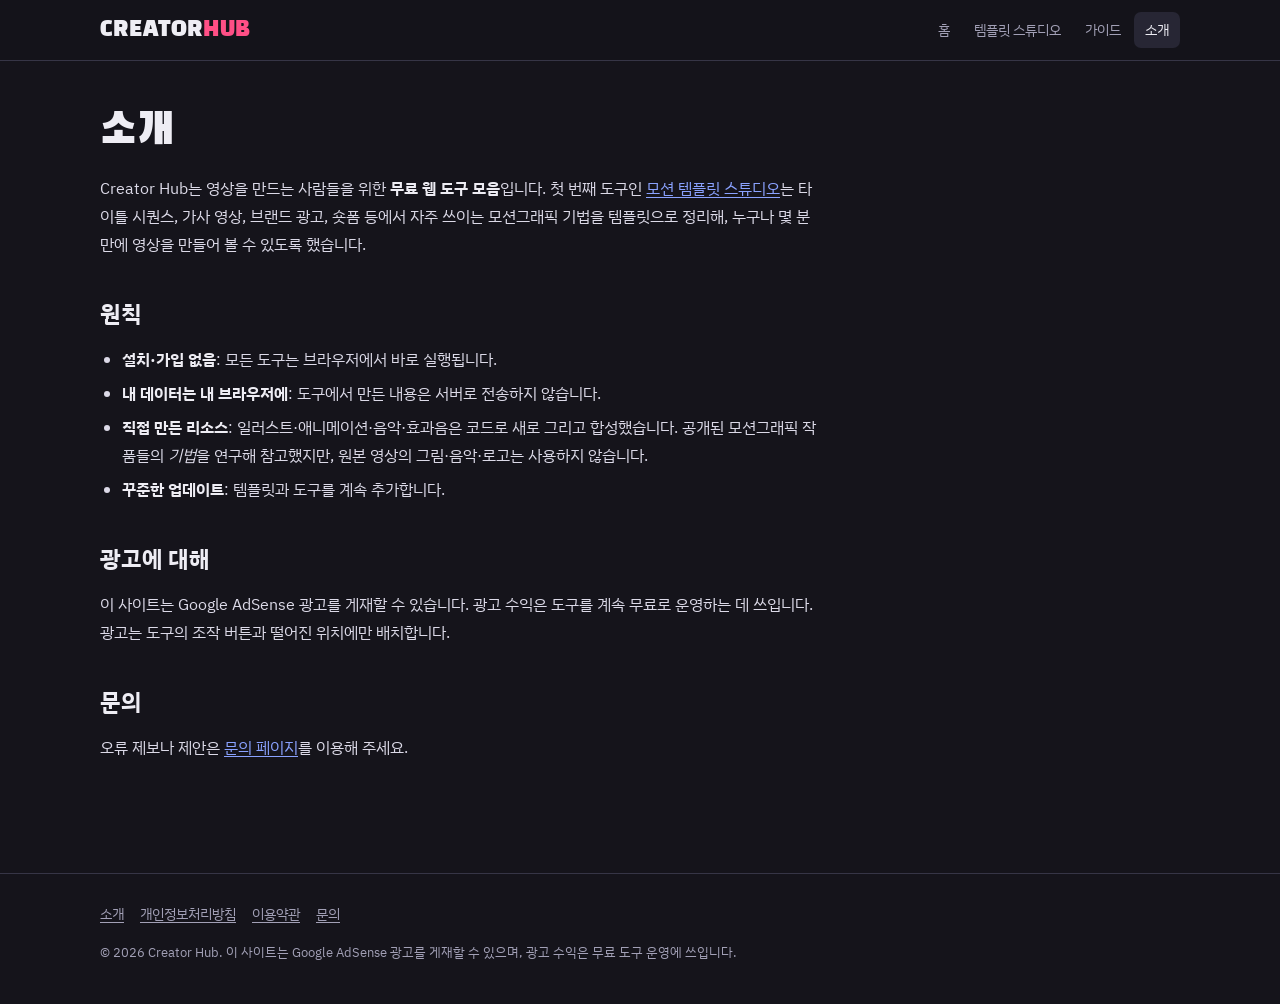
<file: about.html>
<!doctype html>
<html lang="ko">
<head>
<meta charset="utf-8">
<meta name="viewport" content="width=device-width,initial-scale=1,viewport-fit=cover">
<title>소개 | Creator Hub</title>
<meta name="description" content="크리에이터 허브가 무엇이고 누가, 왜 만들었는지 소개합니다.">
<link rel="canonical" href="https://xodid9977.github.io/creator-hub/about.html">
<meta property="og:type" content="website">
<meta property="og:site_name" content="Creator Hub">
<meta property="og:title" content="소개 | Creator Hub">
<meta property="og:description" content="크리에이터 허브가 무엇이고 누가, 왜 만들었는지 소개합니다.">
<meta property="og:url" content="https://xodid9977.github.io/creator-hub/about.html">
<meta name="theme-color" content="#15141b">
<link rel="icon" href="assets/favicon.svg" type="image/svg+xml">
<!-- ADSENSE:START -->
<!-- ADSENSE:END -->
<link rel="preconnect" href="https://fonts.googleapis.com">
<link rel="preconnect" href="https://fonts.gstatic.com" crossorigin>
<link rel="stylesheet" href="https://fonts.googleapis.com/css2?family=Black+Han+Sans&family=IBM+Plex+Sans+KR:wght@400;500;700&family=JetBrains+Mono:wght@400;600&display=swap">
<link rel="stylesheet" href="assets/site.css">
</head>
<body>
<a class="skip" href="#main">본문으로 건너뛰기</a>
<header class="site-head"><div class="wrap"><a class="logo" href="index.html">CREATOR<i>HUB</i></a><nav class="nav" aria-label="주요 메뉴"><a href="index.html">홈</a><a href="template-studio/">템플릿 스튜디오</a><a href="guides/">가이드</a><a href="about.html" aria-current="page">소개</a></nav></div></header>
<main id="main" class="wrap"><article class="prose" style="padding-top:36px"><h1>소개</h1>
<p>Creator Hub는 영상을 만드는 사람들을 위한 <strong>무료 웹 도구 모음</strong>입니다. 첫 번째 도구인 <a href="template-studio/">모션 템플릿 스튜디오</a>는 타이틀 시퀀스, 가사 영상, 브랜드 광고, 숏폼 등에서 자주 쓰이는 모션그래픽 기법을 템플릿으로 정리해, 누구나 몇 분 만에 영상을 만들어 볼 수 있도록 했습니다.</p>
<h2>원칙</h2>
<ul><li><strong>설치·가입 없음</strong>: 모든 도구는 브라우저에서 바로 실행됩니다.</li>
<li><strong>내 데이터는 내 브라우저에</strong>: 도구에서 만든 내용은 서버로 전송하지 않습니다.</li>
<li><strong>직접 만든 리소스</strong>: 일러스트·애니메이션·음악·효과음은 코드로 새로 그리고 합성했습니다. 공개된 모션그래픽 작품들의 <em>기법</em>을 연구해 참고했지만, 원본 영상의 그림·음악·로고는 사용하지 않습니다.</li>
<li><strong>꾸준한 업데이트</strong>: 템플릿과 도구를 계속 추가합니다.</li></ul>
<h2>광고에 대해</h2>
<p>이 사이트는 Google AdSense 광고를 게재할 수 있습니다. 광고 수익은 도구를 계속 무료로 운영하는 데 쓰입니다. 광고는 도구의 조작 버튼과 떨어진 위치에만 배치합니다.</p>
<h2>문의</h2><p>오류 제보나 제안은 <a href="contact.html">문의 페이지</a>를 이용해 주세요.</p></article></main>
<footer class="site-foot"><div class="wrap">
<nav aria-label="사이트 정보"><a href="about.html">소개</a><a href="privacy.html">개인정보처리방침</a><a href="terms.html">이용약관</a><a href="contact.html">문의</a></nav>
<small>© <span data-year>2026</span> Creator Hub. 이 사이트는 Google AdSense 광고를 게재할 수 있으며, 광고 수익은 무료 도구 운영에 쓰입니다.</small>
</div></footer>
<script src="assets/ads-config.js"></script>
<script src="assets/site.js"></script>
</body>
</html>
</file>
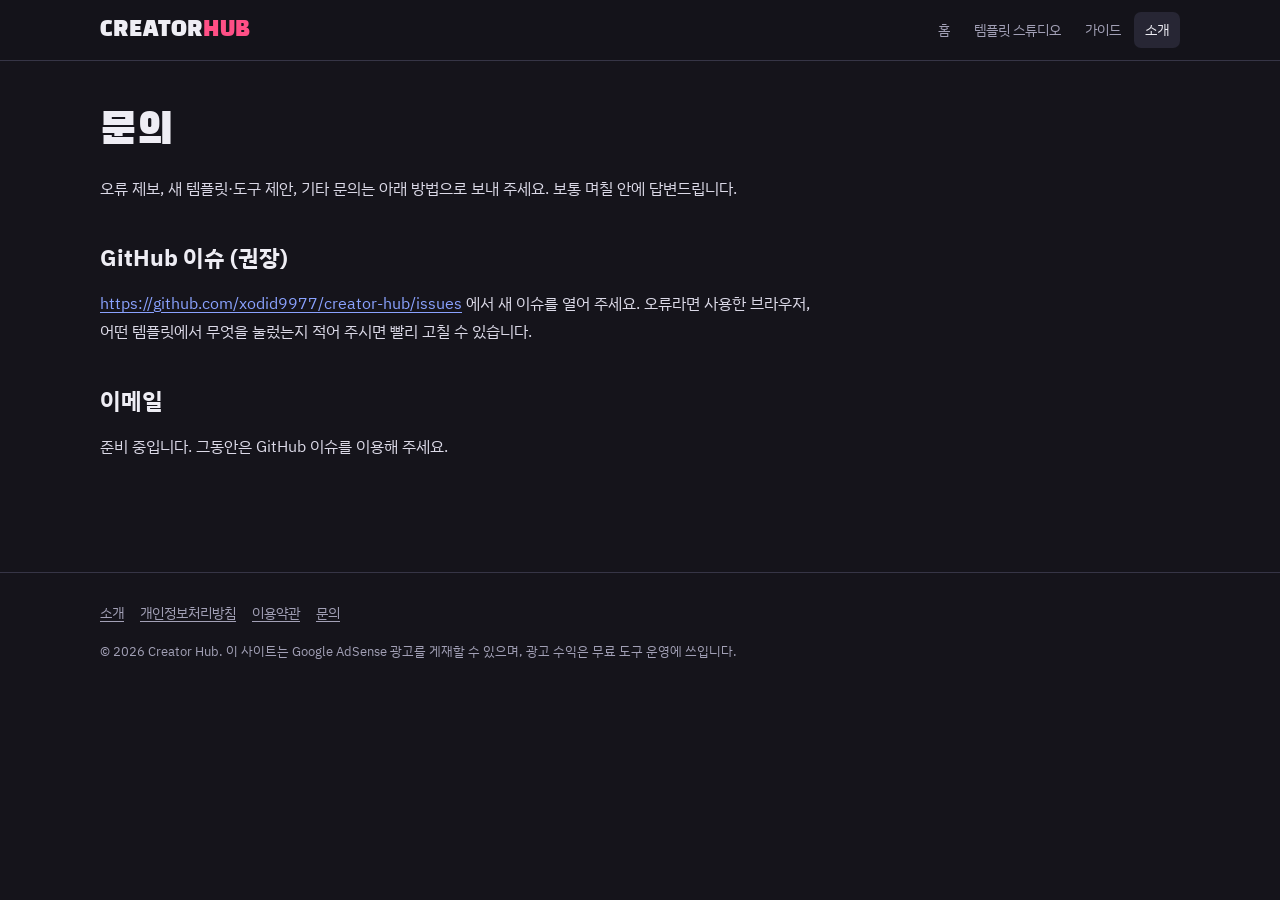
<file: contact.html>
<!doctype html>
<html lang="ko">
<head>
<meta charset="utf-8">
<meta name="viewport" content="width=device-width,initial-scale=1,viewport-fit=cover">
<title>문의 | Creator Hub</title>
<meta name="description" content="크리에이터 허브에 오류 제보, 기능 제안, 제휴 문의를 보내는 방법.">
<link rel="canonical" href="https://xodid9977.github.io/creator-hub/contact.html">
<meta property="og:type" content="website">
<meta property="og:site_name" content="Creator Hub">
<meta property="og:title" content="문의 | Creator Hub">
<meta property="og:description" content="크리에이터 허브에 오류 제보, 기능 제안, 제휴 문의를 보내는 방법.">
<meta property="og:url" content="https://xodid9977.github.io/creator-hub/contact.html">
<meta name="theme-color" content="#15141b">
<link rel="icon" href="assets/favicon.svg" type="image/svg+xml">
<!-- ADSENSE:START -->
<!-- ADSENSE:END -->
<link rel="preconnect" href="https://fonts.googleapis.com">
<link rel="preconnect" href="https://fonts.gstatic.com" crossorigin>
<link rel="stylesheet" href="https://fonts.googleapis.com/css2?family=Black+Han+Sans&family=IBM+Plex+Sans+KR:wght@400;500;700&family=JetBrains+Mono:wght@400;600&display=swap">
<link rel="stylesheet" href="assets/site.css">
</head>
<body>
<a class="skip" href="#main">본문으로 건너뛰기</a>
<header class="site-head"><div class="wrap"><a class="logo" href="index.html">CREATOR<i>HUB</i></a><nav class="nav" aria-label="주요 메뉴"><a href="index.html">홈</a><a href="template-studio/">템플릿 스튜디오</a><a href="guides/">가이드</a><a href="about.html" aria-current="page">소개</a></nav></div></header>
<main id="main" class="wrap"><article class="prose" style="padding-top:36px"><h1>문의</h1>
<p>오류 제보, 새 템플릿·도구 제안, 기타 문의는 아래 방법으로 보내 주세요. 보통 며칠 안에 답변드립니다.</p>
<h2>GitHub 이슈 (권장)</h2>
<p><a href="https://github.com/xodid9977/creator-hub/issues" rel="noopener" target="_blank">https://github.com/xodid9977/creator-hub/issues</a> 에서 새 이슈를 열어 주세요. 오류라면 사용한 브라우저, 어떤 템플릿에서 무엇을 눌렀는지 적어 주시면 빨리 고칠 수 있습니다.</p>
<h2>이메일</h2>
<p>준비 중입니다. 그동안은 GitHub 이슈를 이용해 주세요.</p></article></main>
<footer class="site-foot"><div class="wrap">
<nav aria-label="사이트 정보"><a href="about.html">소개</a><a href="privacy.html">개인정보처리방침</a><a href="terms.html">이용약관</a><a href="contact.html">문의</a></nav>
<small>© <span data-year>2026</span> Creator Hub. 이 사이트는 Google AdSense 광고를 게재할 수 있으며, 광고 수익은 무료 도구 운영에 쓰입니다.</small>
</div></footer>
<script src="assets/ads-config.js"></script>
<script src="assets/site.js"></script>
</body>
</html>
</file>
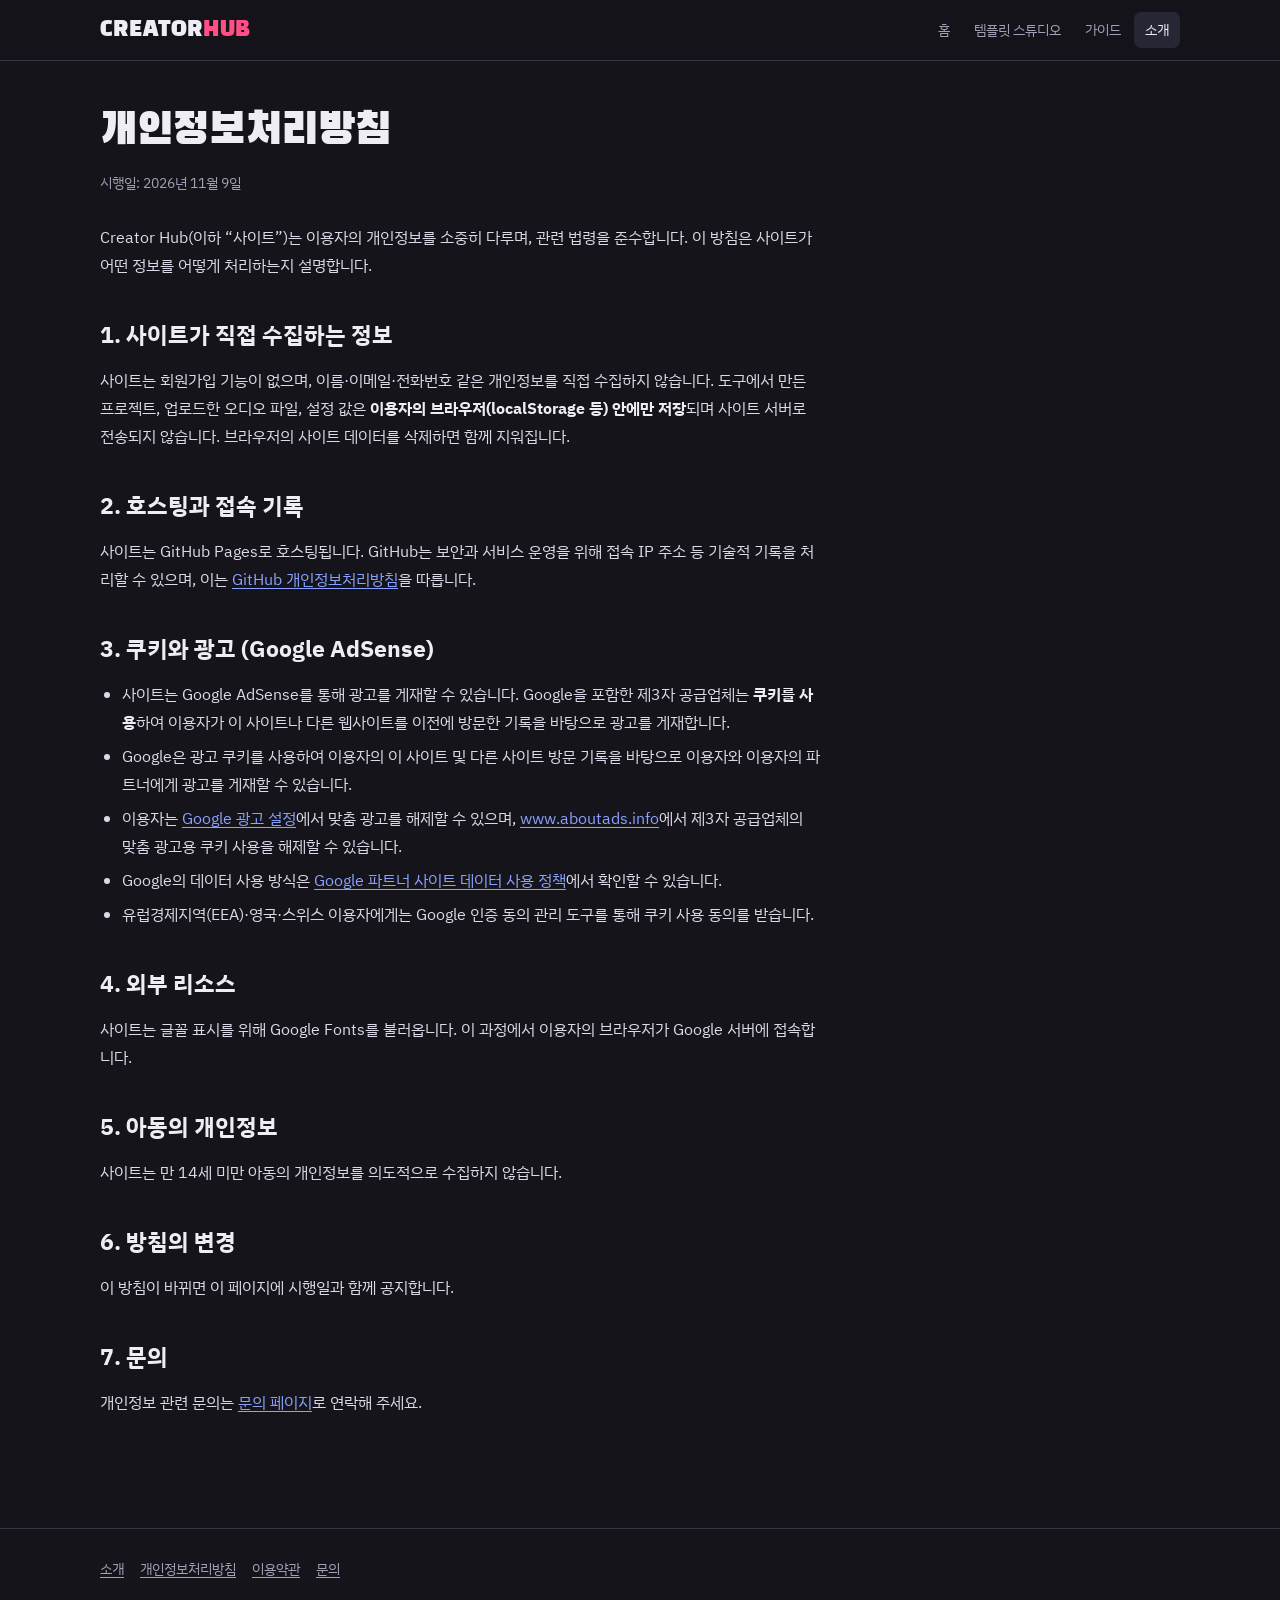
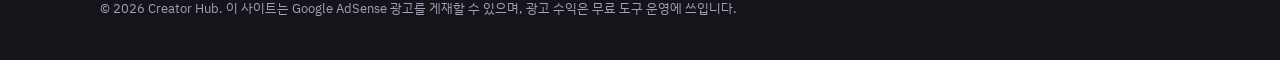
<file: privacy.html>
<!doctype html>
<html lang="ko">
<head>
<meta charset="utf-8">
<meta name="viewport" content="width=device-width,initial-scale=1,viewport-fit=cover">
<title>개인정보처리방침 | Creator Hub</title>
<meta name="description" content="크리에이터 허브의 개인정보 처리, 쿠키, 광고(Google AdSense)에 관한 안내.">
<link rel="canonical" href="https://xodid9977.github.io/creator-hub/privacy.html">
<meta property="og:type" content="website">
<meta property="og:site_name" content="Creator Hub">
<meta property="og:title" content="개인정보처리방침 | Creator Hub">
<meta property="og:description" content="크리에이터 허브의 개인정보 처리, 쿠키, 광고(Google AdSense)에 관한 안내.">
<meta property="og:url" content="https://xodid9977.github.io/creator-hub/privacy.html">
<meta name="theme-color" content="#15141b">
<link rel="icon" href="assets/favicon.svg" type="image/svg+xml">
<!-- ADSENSE:START -->
<!-- ADSENSE:END -->
<link rel="preconnect" href="https://fonts.googleapis.com">
<link rel="preconnect" href="https://fonts.gstatic.com" crossorigin>
<link rel="stylesheet" href="https://fonts.googleapis.com/css2?family=Black+Han+Sans&family=IBM+Plex+Sans+KR:wght@400;500;700&family=JetBrains+Mono:wght@400;600&display=swap">
<link rel="stylesheet" href="assets/site.css">
</head>
<body>
<a class="skip" href="#main">본문으로 건너뛰기</a>
<header class="site-head"><div class="wrap"><a class="logo" href="index.html">CREATOR<i>HUB</i></a><nav class="nav" aria-label="주요 메뉴"><a href="index.html">홈</a><a href="template-studio/">템플릿 스튜디오</a><a href="guides/">가이드</a><a href="about.html" aria-current="page">소개</a></nav></div></header>
<main id="main" class="wrap"><article class="prose" style="padding-top:36px"><h1>개인정보처리방침</h1>
<p class="meta">시행일: 2026년 11월 9일</p>
<p>Creator Hub(이하 “사이트”)는 이용자의 개인정보를 소중히 다루며, 관련 법령을 준수합니다. 이 방침은 사이트가 어떤 정보를 어떻게 처리하는지 설명합니다.</p>
<h2>1. 사이트가 직접 수집하는 정보</h2>
<p>사이트는 회원가입 기능이 없으며, 이름·이메일·전화번호 같은 개인정보를 직접 수집하지 않습니다. 도구에서 만든 프로젝트, 업로드한 오디오 파일, 설정 값은 <strong>이용자의 브라우저(localStorage 등) 안에만 저장</strong>되며 사이트 서버로 전송되지 않습니다. 브라우저의 사이트 데이터를 삭제하면 함께 지워집니다.</p>
<h2>2. 호스팅과 접속 기록</h2>
<p>사이트는 GitHub Pages로 호스팅됩니다. GitHub는 보안과 서비스 운영을 위해 접속 IP 주소 등 기술적 기록을 처리할 수 있으며, 이는 <a href="https://docs.github.com/ko/site-policy/privacy-policies/github-general-privacy-statement" rel="noopener" target="_blank">GitHub 개인정보처리방침</a>을 따릅니다.</p>
<h2>3. 쿠키와 광고 (Google AdSense)</h2>
<ul><li>사이트는 Google AdSense를 통해 광고를 게재할 수 있습니다. Google을 포함한 제3자 공급업체는 <strong>쿠키를 사용</strong>하여 이용자가 이 사이트나 다른 웹사이트를 이전에 방문한 기록을 바탕으로 광고를 게재합니다.</li>
<li>Google은 광고 쿠키를 사용하여 이용자의 이 사이트 및 다른 사이트 방문 기록을 바탕으로 이용자와 이용자의 파트너에게 광고를 게재할 수 있습니다.</li>
<li>이용자는 <a href="https://adssettings.google.com" rel="noopener" target="_blank">Google 광고 설정</a>에서 맞춤 광고를 해제할 수 있으며, <a href="https://www.aboutads.info" rel="noopener" target="_blank">www.aboutads.info</a>에서 제3자 공급업체의 맞춤 광고용 쿠키 사용을 해제할 수 있습니다.</li>
<li>Google의 데이터 사용 방식은 <a href="https://policies.google.com/technologies/partner-sites" rel="noopener" target="_blank">Google 파트너 사이트 데이터 사용 정책</a>에서 확인할 수 있습니다.</li>
<li>유럽경제지역(EEA)·영국·스위스 이용자에게는 Google 인증 동의 관리 도구를 통해 쿠키 사용 동의를 받습니다.</li></ul>
<h2>4. 외부 리소스</h2>
<p>사이트는 글꼴 표시를 위해 Google Fonts를 불러옵니다. 이 과정에서 이용자의 브라우저가 Google 서버에 접속합니다.</p>
<h2>5. 아동의 개인정보</h2>
<p>사이트는 만 14세 미만 아동의 개인정보를 의도적으로 수집하지 않습니다.</p>
<h2>6. 방침의 변경</h2>
<p>이 방침이 바뀌면 이 페이지에 시행일과 함께 공지합니다.</p>
<h2>7. 문의</h2>
<p>개인정보 관련 문의는 <a href="contact.html">문의 페이지</a>로 연락해 주세요.</p></article></main>
<footer class="site-foot"><div class="wrap">
<nav aria-label="사이트 정보"><a href="about.html">소개</a><a href="privacy.html">개인정보처리방침</a><a href="terms.html">이용약관</a><a href="contact.html">문의</a></nav>
<small>© <span data-year>2026</span> Creator Hub. 이 사이트는 Google AdSense 광고를 게재할 수 있으며, 광고 수익은 무료 도구 운영에 쓰입니다.</small>
</div></footer>
<script src="assets/ads-config.js"></script>
<script src="assets/site.js"></script>
</body>
</html>
</file>
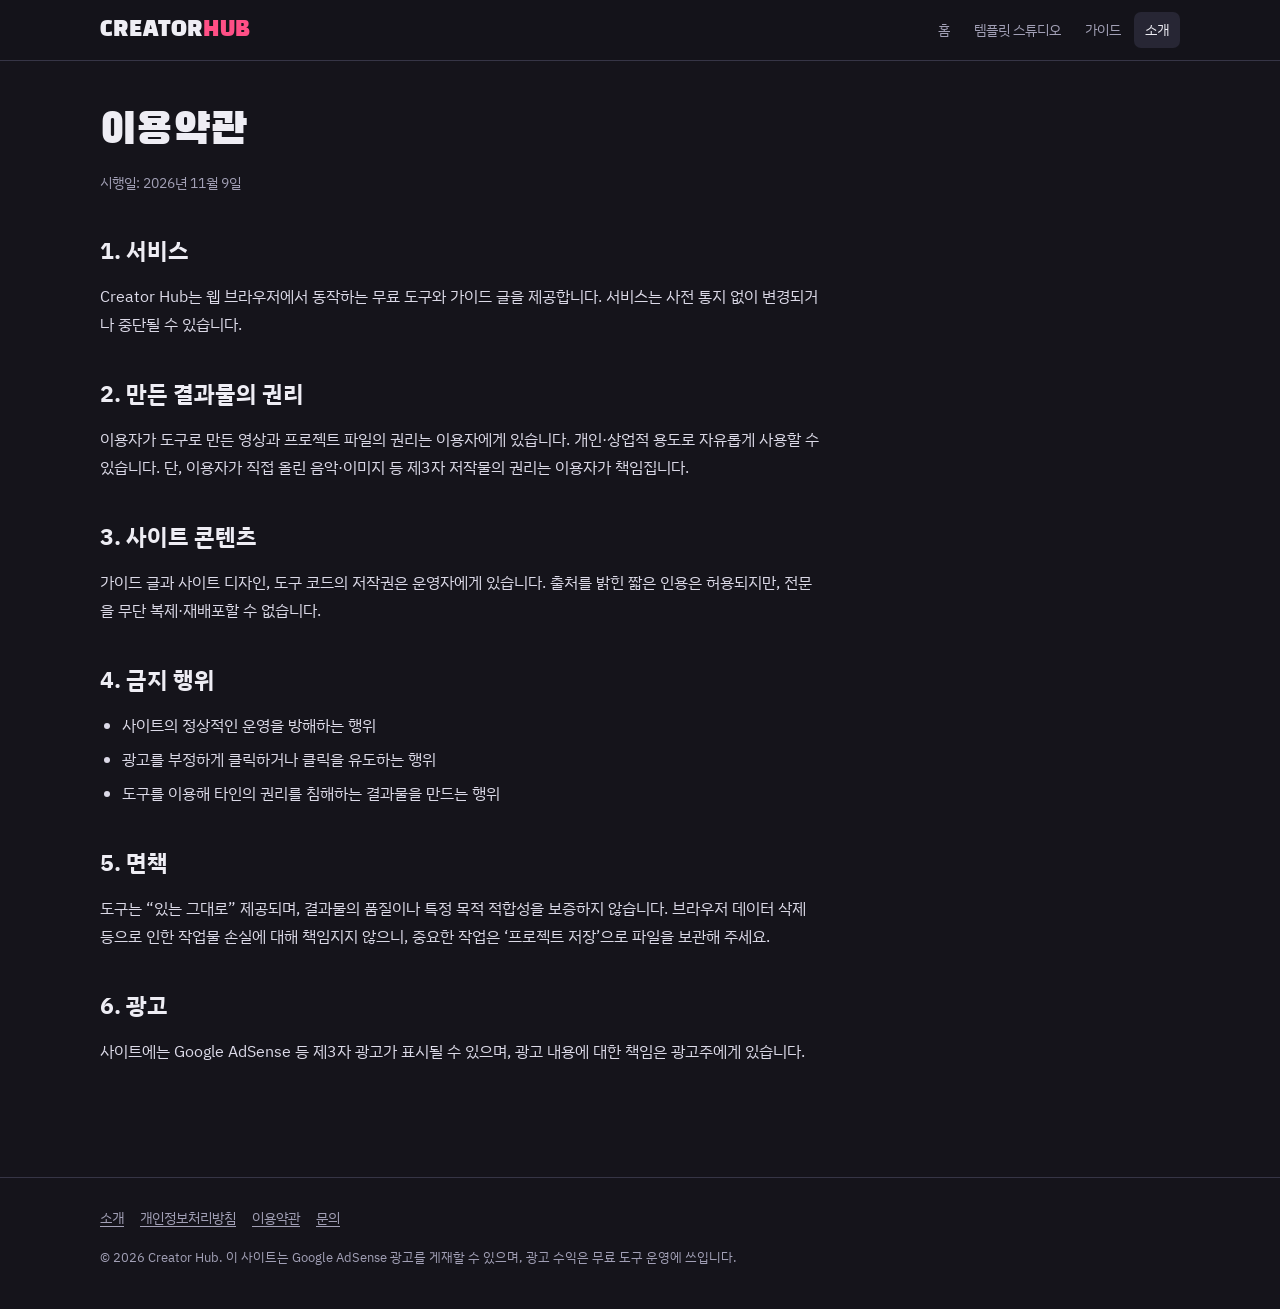
<file: terms.html>
<!doctype html>
<html lang="ko">
<head>
<meta charset="utf-8">
<meta name="viewport" content="width=device-width,initial-scale=1,viewport-fit=cover">
<title>이용약관 | Creator Hub</title>
<meta name="description" content="크리에이터 허브 이용약관.">
<link rel="canonical" href="https://xodid9977.github.io/creator-hub/terms.html">
<meta property="og:type" content="website">
<meta property="og:site_name" content="Creator Hub">
<meta property="og:title" content="이용약관 | Creator Hub">
<meta property="og:description" content="크리에이터 허브 이용약관.">
<meta property="og:url" content="https://xodid9977.github.io/creator-hub/terms.html">
<meta name="theme-color" content="#15141b">
<link rel="icon" href="assets/favicon.svg" type="image/svg+xml">
<!-- ADSENSE:START -->
<!-- ADSENSE:END -->
<link rel="preconnect" href="https://fonts.googleapis.com">
<link rel="preconnect" href="https://fonts.gstatic.com" crossorigin>
<link rel="stylesheet" href="https://fonts.googleapis.com/css2?family=Black+Han+Sans&family=IBM+Plex+Sans+KR:wght@400;500;700&family=JetBrains+Mono:wght@400;600&display=swap">
<link rel="stylesheet" href="assets/site.css">
</head>
<body>
<a class="skip" href="#main">본문으로 건너뛰기</a>
<header class="site-head"><div class="wrap"><a class="logo" href="index.html">CREATOR<i>HUB</i></a><nav class="nav" aria-label="주요 메뉴"><a href="index.html">홈</a><a href="template-studio/">템플릿 스튜디오</a><a href="guides/">가이드</a><a href="about.html" aria-current="page">소개</a></nav></div></header>
<main id="main" class="wrap"><article class="prose" style="padding-top:36px"><h1>이용약관</h1>
<p class="meta">시행일: 2026년 11월 9일</p>
<h2>1. 서비스</h2><p>Creator Hub는 웹 브라우저에서 동작하는 무료 도구와 가이드 글을 제공합니다. 서비스는 사전 통지 없이 변경되거나 중단될 수 있습니다.</p>
<h2>2. 만든 결과물의 권리</h2><p>이용자가 도구로 만든 영상과 프로젝트 파일의 권리는 이용자에게 있습니다. 개인·상업적 용도로 자유롭게 사용할 수 있습니다. 단, 이용자가 직접 올린 음악·이미지 등 제3자 저작물의 권리는 이용자가 책임집니다.</p>
<h2>3. 사이트 콘텐츠</h2><p>가이드 글과 사이트 디자인, 도구 코드의 저작권은 운영자에게 있습니다. 출처를 밝힌 짧은 인용은 허용되지만, 전문을 무단 복제·재배포할 수 없습니다.</p>
<h2>4. 금지 행위</h2><ul><li>사이트의 정상적인 운영을 방해하는 행위</li><li>광고를 부정하게 클릭하거나 클릭을 유도하는 행위</li><li>도구를 이용해 타인의 권리를 침해하는 결과물을 만드는 행위</li></ul>
<h2>5. 면책</h2><p>도구는 “있는 그대로” 제공되며, 결과물의 품질이나 특정 목적 적합성을 보증하지 않습니다. 브라우저 데이터 삭제 등으로 인한 작업물 손실에 대해 책임지지 않으니, 중요한 작업은 ‘프로젝트 저장’으로 파일을 보관해 주세요.</p>
<h2>6. 광고</h2><p>사이트에는 Google AdSense 등 제3자 광고가 표시될 수 있으며, 광고 내용에 대한 책임은 광고주에게 있습니다.</p></article></main>
<footer class="site-foot"><div class="wrap">
<nav aria-label="사이트 정보"><a href="about.html">소개</a><a href="privacy.html">개인정보처리방침</a><a href="terms.html">이용약관</a><a href="contact.html">문의</a></nav>
<small>© <span data-year>2026</span> Creator Hub. 이 사이트는 Google AdSense 광고를 게재할 수 있으며, 광고 수익은 무료 도구 운영에 쓰입니다.</small>
</div></footer>
<script src="assets/ads-config.js"></script>
<script src="assets/site.js"></script>
</body>
</html>
</file>
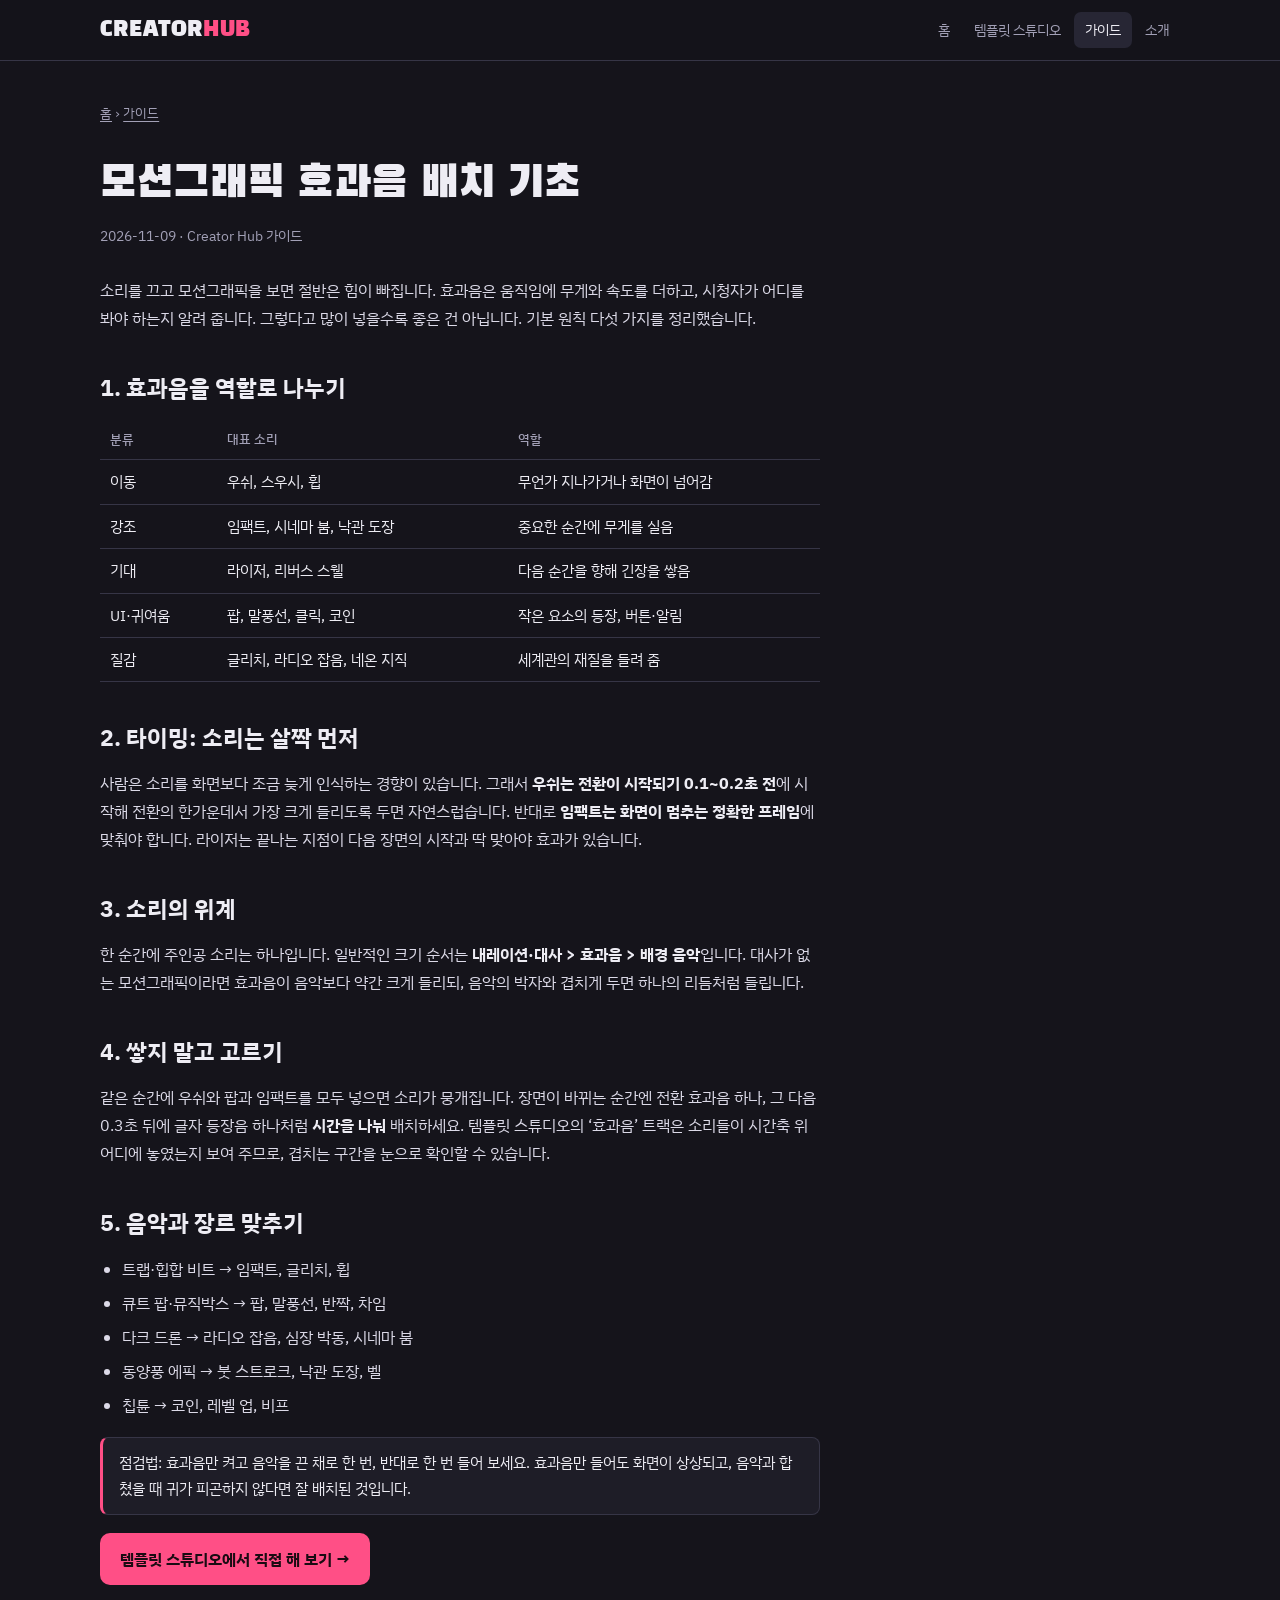
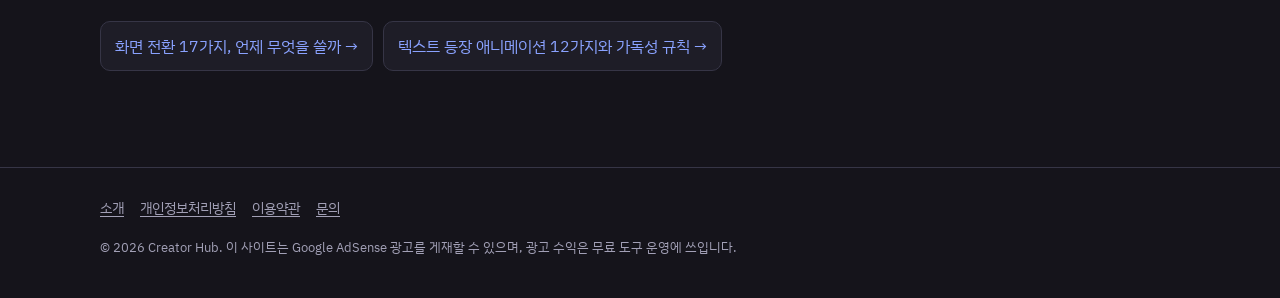
<file: guides/sound-design.html>
<!doctype html>
<html lang="ko">
<head>
<meta charset="utf-8">
<meta name="viewport" content="width=device-width,initial-scale=1,viewport-fit=cover">
<title>모션그래픽 효과음 배치 기초 | Creator Hub</title>
<meta name="description" content="우쉬·임팩트·라이저·팝을 어디에 넣는지, 소리의 위계와 타이밍, 음악과 부딪히지 않게 섞는 법.">
<link rel="canonical" href="https://xodid9977.github.io/creator-hub/guides/sound-design.html">
<meta property="og:type" content="website">
<meta property="og:site_name" content="Creator Hub">
<meta property="og:title" content="모션그래픽 효과음 배치 기초 | Creator Hub">
<meta property="og:description" content="우쉬·임팩트·라이저·팝을 어디에 넣는지, 소리의 위계와 타이밍, 음악과 부딪히지 않게 섞는 법.">
<meta property="og:url" content="https://xodid9977.github.io/creator-hub/guides/sound-design.html">
<meta name="theme-color" content="#15141b">
<link rel="icon" href="../assets/favicon.svg" type="image/svg+xml">
<!-- ADSENSE:START -->
<!-- ADSENSE:END -->
<link rel="preconnect" href="https://fonts.googleapis.com">
<link rel="preconnect" href="https://fonts.gstatic.com" crossorigin>
<link rel="stylesheet" href="https://fonts.googleapis.com/css2?family=Black+Han+Sans&family=IBM+Plex+Sans+KR:wght@400;500;700&family=JetBrains+Mono:wght@400;600&display=swap">
<link rel="stylesheet" href="../assets/site.css">
</head>
<body>
<a class="skip" href="#main">본문으로 건너뛰기</a>
<header class="site-head"><div class="wrap"><a class="logo" href="../index.html">CREATOR<i>HUB</i></a><nav class="nav" aria-label="주요 메뉴"><a href="../index.html">홈</a><a href="../template-studio/">템플릿 스튜디오</a><a href="../guides/" aria-current="page">가이드</a><a href="../about.html">소개</a></nav></div></header>
<main id="main" class="wrap">
<p class="crumbs"><a href="../index.html">홈</a> › <a href="./">가이드</a></p>
<article class="prose">
<h1>모션그래픽 효과음 배치 기초</h1>
<p class="meta">2026-11-09 · Creator Hub 가이드</p>
<p>소리를 끄고 모션그래픽을 보면 절반은 힘이 빠집니다. 효과음은 움직임에 무게와 속도를 더하고, 시청자가 어디를 봐야 하는지 알려 줍니다. 그렇다고 많이 넣을수록 좋은 건 아닙니다. 기본 원칙 다섯 가지를 정리했습니다.</p>
<h2>1. 효과음을 역할로 나누기</h2>
<div class="tbl"><table><thead><tr><th>분류</th><th>대표 소리</th><th>역할</th></tr></thead><tbody>
<tr><td>이동</td><td>우쉬, 스우시, 휩</td><td>무언가 지나가거나 화면이 넘어감</td></tr>
<tr><td>강조</td><td>임팩트, 시네마 붐, 낙관 도장</td><td>중요한 순간에 무게를 실음</td></tr>
<tr><td>기대</td><td>라이저, 리버스 스웰</td><td>다음 순간을 향해 긴장을 쌓음</td></tr>
<tr><td>UI·귀여움</td><td>팝, 말풍선, 클릭, 코인</td><td>작은 요소의 등장, 버튼·알림</td></tr>
<tr><td>질감</td><td>글리치, 라디오 잡음, 네온 지직</td><td>세계관의 재질을 들려 줌</td></tr></tbody></table></div>
<h2>2. 타이밍: 소리는 살짝 먼저</h2>
<p>사람은 소리를 화면보다 조금 늦게 인식하는 경향이 있습니다. 그래서 <strong>우쉬는 전환이 시작되기 0.1~0.2초 전</strong>에 시작해 전환의 한가운데서 가장 크게 들리도록 두면 자연스럽습니다. 반대로 <strong>임팩트는 화면이 멈추는 정확한 프레임</strong>에 맞춰야 합니다. 라이저는 끝나는 지점이 다음 장면의 시작과 딱 맞아야 효과가 있습니다.</p>
<h2>3. 소리의 위계</h2>
<p>한 순간에 주인공 소리는 하나입니다. 일반적인 크기 순서는 <strong>내레이션·대사 &gt; 효과음 &gt; 배경 음악</strong>입니다. 대사가 없는 모션그래픽이라면 효과음이 음악보다 약간 크게 들리되, 음악의 박자와 겹치게 두면 하나의 리듬처럼 들립니다.</p>
<h2>4. 쌓지 말고 고르기</h2>
<p>같은 순간에 우쉬와 팝과 임팩트를 모두 넣으면 소리가 뭉개집니다. 장면이 바뀌는 순간엔 전환 효과음 하나, 그 다음 0.3초 뒤에 글자 등장음 하나처럼 <strong>시간을 나눠</strong> 배치하세요. 템플릿 스튜디오의 ‘효과음’ 트랙은 소리들이 시간축 위 어디에 놓였는지 보여 주므로, 겹치는 구간을 눈으로 확인할 수 있습니다.</p>
<h2>5. 음악과 장르 맞추기</h2>
<ul><li>트랩·힙합 비트 → 임팩트, 글리치, 휩</li>
<li>큐트 팝·뮤직박스 → 팝, 말풍선, 반짝, 차임</li>
<li>다크 드론 → 라디오 잡음, 심장 박동, 시네마 붐</li>
<li>동양풍 에픽 → 붓 스트로크, 낙관 도장, 벨</li>
<li>칩튠 → 코인, 레벨 업, 비프</li></ul>
<div class="note">점검법: 효과음만 켜고 음악을 끈 채로 한 번, 반대로 한 번 들어 보세요. 효과음만 들어도 화면이 상상되고, 음악과 합쳤을 때 귀가 피곤하지 않다면 잘 배치된 것입니다.</div>
<div class="ad-slot" data-slot="guide-bottom" hidden></div>
<p><a class="cta" href="../template-studio/">템플릿 스튜디오에서 직접 해 보기 →</a></p>
<div class="next"><a href="transitions.html">화면 전환 17가지, 언제 무엇을 쓸까 →</a><a href="text-animation.html">텍스트 등장 애니메이션 12가지와 가독성 규칙 →</a></div>
</article>
</main>
<footer class="site-foot"><div class="wrap">
<nav aria-label="사이트 정보"><a href="../about.html">소개</a><a href="../privacy.html">개인정보처리방침</a><a href="../terms.html">이용약관</a><a href="../contact.html">문의</a></nav>
<small>© <span data-year>2026</span> Creator Hub. 이 사이트는 Google AdSense 광고를 게재할 수 있으며, 광고 수익은 무료 도구 운영에 쓰입니다.</small>
</div></footer>
<script src="../assets/ads-config.js"></script>
<script src="../assets/site.js"></script>
</body>
</html>
</file>
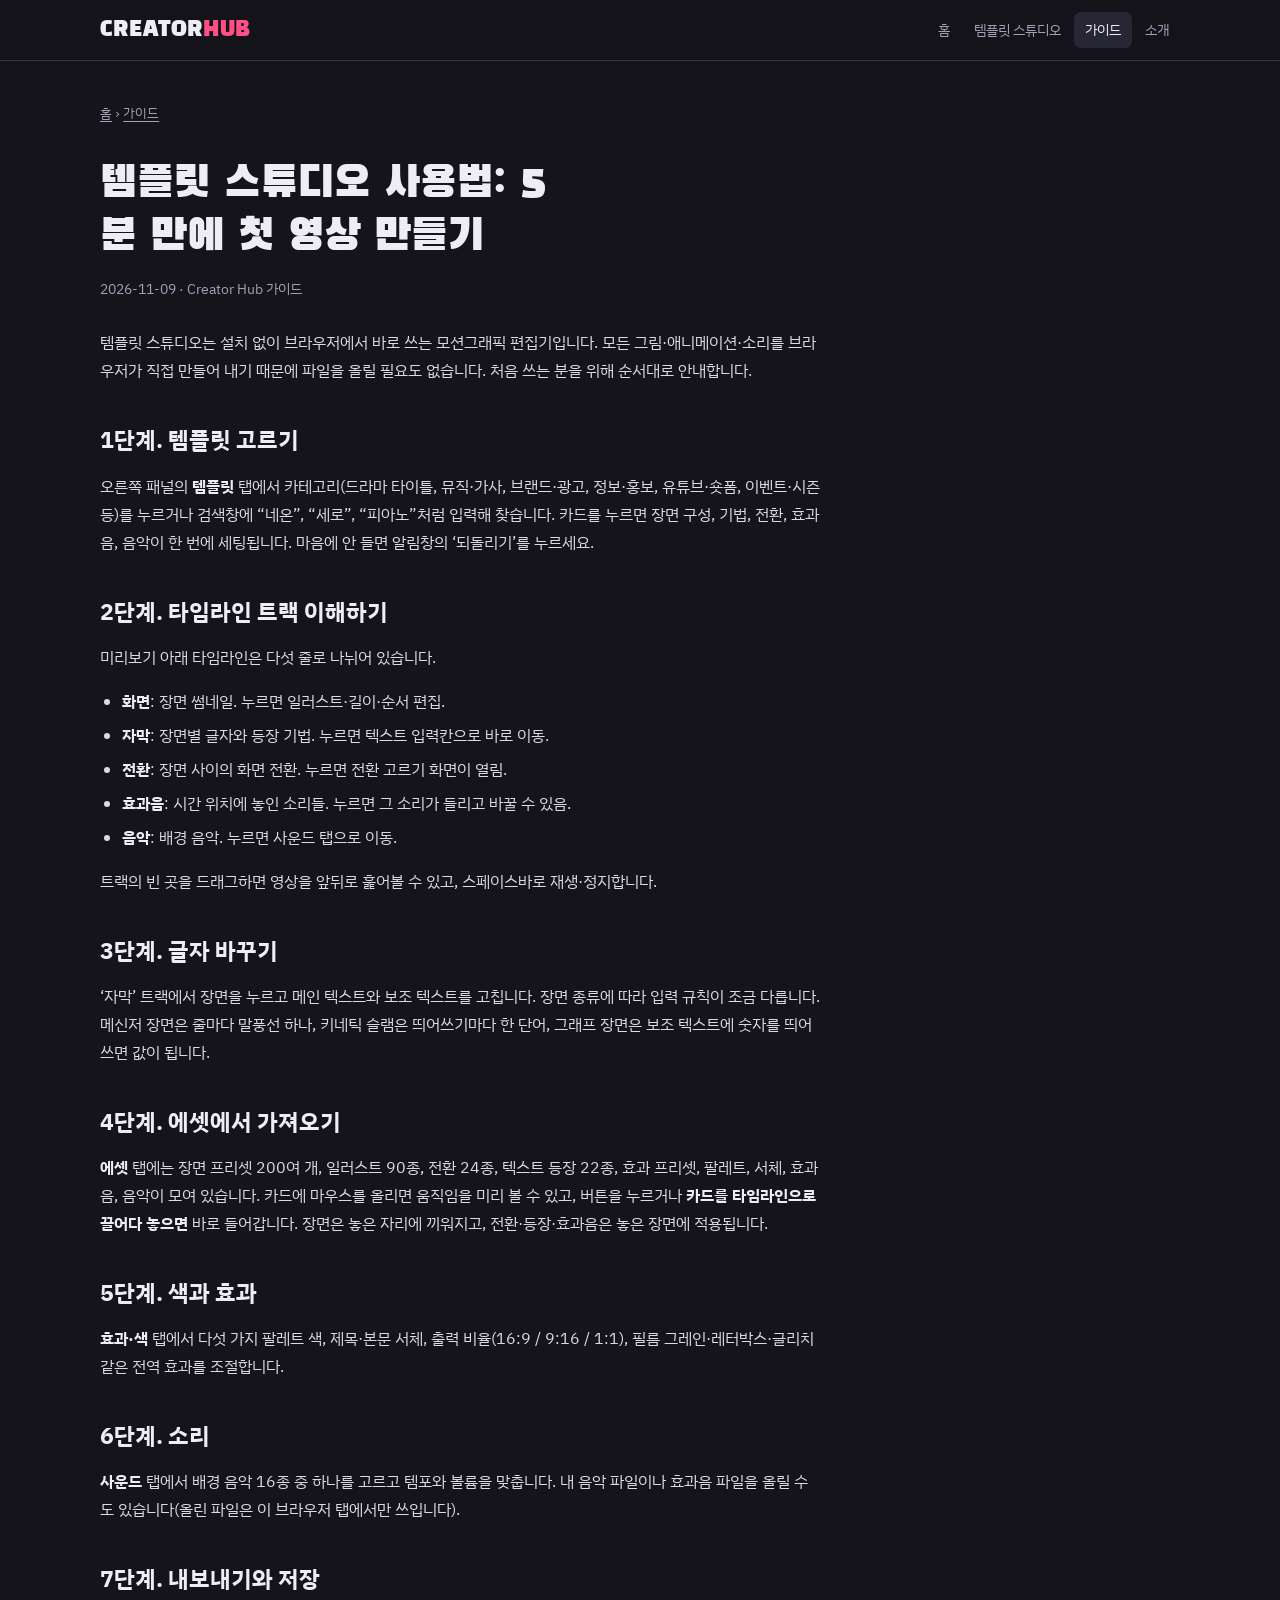
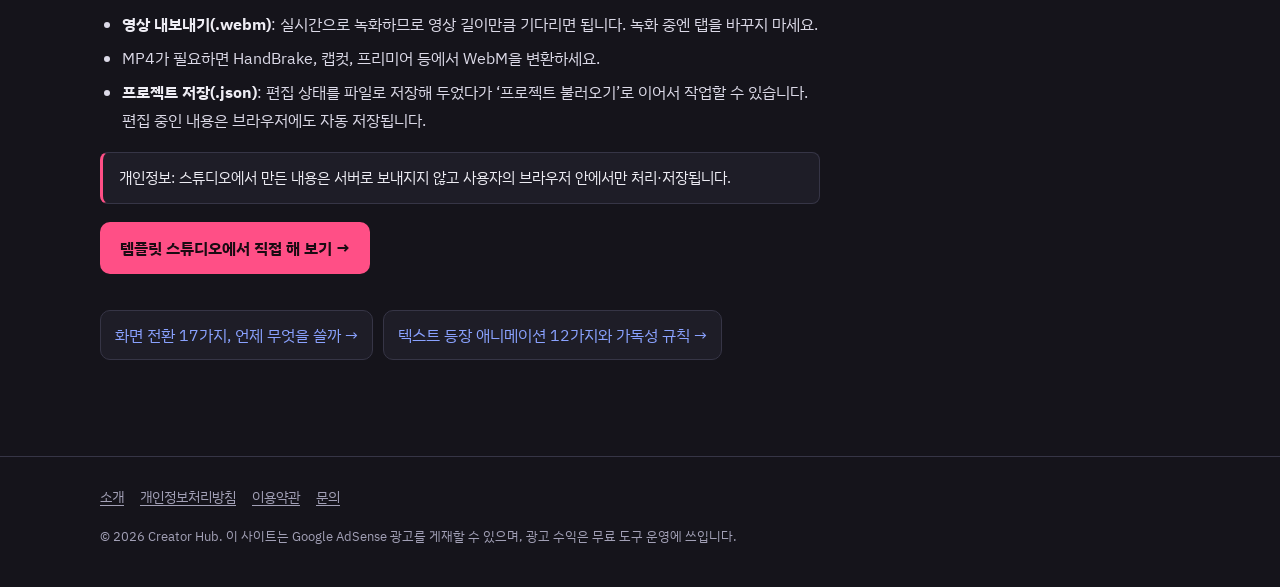
<file: guides/studio-tutorial.html>
<!doctype html>
<html lang="ko">
<head>
<meta charset="utf-8">
<meta name="viewport" content="width=device-width,initial-scale=1,viewport-fit=cover">
<title>템플릿 스튜디오 사용법: 5분 만에 첫 영상 만들기 | Creator Hub</title>
<meta name="description" content="템플릿 고르기 → 트랙별 편집 → 에셋 끌어다 놓기 → 소리 고르기 → WebM 내보내기까지 단계별 안내.">
<link rel="canonical" href="https://xodid9977.github.io/creator-hub/guides/studio-tutorial.html">
<meta property="og:type" content="website">
<meta property="og:site_name" content="Creator Hub">
<meta property="og:title" content="템플릿 스튜디오 사용법: 5분 만에 첫 영상 만들기 | Creator Hub">
<meta property="og:description" content="템플릿 고르기 → 트랙별 편집 → 에셋 끌어다 놓기 → 소리 고르기 → WebM 내보내기까지 단계별 안내.">
<meta property="og:url" content="https://xodid9977.github.io/creator-hub/guides/studio-tutorial.html">
<meta name="theme-color" content="#15141b">
<link rel="icon" href="../assets/favicon.svg" type="image/svg+xml">
<!-- ADSENSE:START -->
<!-- ADSENSE:END -->
<link rel="preconnect" href="https://fonts.googleapis.com">
<link rel="preconnect" href="https://fonts.gstatic.com" crossorigin>
<link rel="stylesheet" href="https://fonts.googleapis.com/css2?family=Black+Han+Sans&family=IBM+Plex+Sans+KR:wght@400;500;700&family=JetBrains+Mono:wght@400;600&display=swap">
<link rel="stylesheet" href="../assets/site.css">
</head>
<body>
<a class="skip" href="#main">본문으로 건너뛰기</a>
<header class="site-head"><div class="wrap"><a class="logo" href="../index.html">CREATOR<i>HUB</i></a><nav class="nav" aria-label="주요 메뉴"><a href="../index.html">홈</a><a href="../template-studio/">템플릿 스튜디오</a><a href="../guides/" aria-current="page">가이드</a><a href="../about.html">소개</a></nav></div></header>
<main id="main" class="wrap">
<p class="crumbs"><a href="../index.html">홈</a> › <a href="./">가이드</a></p>
<article class="prose">
<h1>템플릿 스튜디오 사용법: 5분 만에 첫 영상 만들기</h1>
<p class="meta">2026-11-09 · Creator Hub 가이드</p>
<p>템플릿 스튜디오는 설치 없이 브라우저에서 바로 쓰는 모션그래픽 편집기입니다. 모든 그림·애니메이션·소리를 브라우저가 직접 만들어 내기 때문에 파일을 올릴 필요도 없습니다. 처음 쓰는 분을 위해 순서대로 안내합니다.</p>
<h2>1단계. 템플릿 고르기</h2>
<p>오른쪽 패널의 <strong>템플릿</strong> 탭에서 카테고리(드라마 타이틀, 뮤직·가사, 브랜드·광고, 정보·홍보, 유튜브·숏폼, 이벤트·시즌 등)를 누르거나 검색창에 “네온”, “세로”, “피아노”처럼 입력해 찾습니다. 카드를 누르면 장면 구성, 기법, 전환, 효과음, 음악이 한 번에 세팅됩니다. 마음에 안 들면 알림창의 ‘되돌리기’를 누르세요.</p>
<h2>2단계. 타임라인 트랙 이해하기</h2>
<p>미리보기 아래 타임라인은 다섯 줄로 나뉘어 있습니다.</p>
<ul><li><strong>화면</strong>: 장면 썸네일. 누르면 일러스트·길이·순서 편집.</li>
<li><strong>자막</strong>: 장면별 글자와 등장 기법. 누르면 텍스트 입력칸으로 바로 이동.</li>
<li><strong>전환</strong>: 장면 사이의 화면 전환. 누르면 전환 고르기 화면이 열림.</li>
<li><strong>효과음</strong>: 시간 위치에 놓인 소리들. 누르면 그 소리가 들리고 바꿀 수 있음.</li>
<li><strong>음악</strong>: 배경 음악. 누르면 사운드 탭으로 이동.</li></ul>
<p>트랙의 빈 곳을 드래그하면 영상을 앞뒤로 훑어볼 수 있고, 스페이스바로 재생·정지합니다.</p>
<h2>3단계. 글자 바꾸기</h2>
<p>‘자막’ 트랙에서 장면을 누르고 메인 텍스트와 보조 텍스트를 고칩니다. 장면 종류에 따라 입력 규칙이 조금 다릅니다. 메신저 장면은 줄마다 말풍선 하나, 키네틱 슬램은 띄어쓰기마다 한 단어, 그래프 장면은 보조 텍스트에 숫자를 띄어 쓰면 값이 됩니다.</p>
<h2>4단계. 에셋에서 가져오기</h2>
<p><strong>에셋</strong> 탭에는 장면 프리셋 200여 개, 일러스트 90종, 전환 24종, 텍스트 등장 22종, 효과 프리셋, 팔레트, 서체, 효과음, 음악이 모여 있습니다. 카드에 마우스를 올리면 움직임을 미리 볼 수 있고, 버튼을 누르거나 <strong>카드를 타임라인으로 끌어다 놓으면</strong> 바로 들어갑니다. 장면은 놓은 자리에 끼워지고, 전환·등장·효과음은 놓은 장면에 적용됩니다.</p>
<h2>5단계. 색과 효과</h2>
<p><strong>효과·색</strong> 탭에서 다섯 가지 팔레트 색, 제목·본문 서체, 출력 비율(16:9 / 9:16 / 1:1), 필름 그레인·레터박스·글리치 같은 전역 효과를 조절합니다.</p>
<h2>6단계. 소리</h2>
<p><strong>사운드</strong> 탭에서 배경 음악 16종 중 하나를 고르고 템포와 볼륨을 맞춥니다. 내 음악 파일이나 효과음 파일을 올릴 수도 있습니다(올린 파일은 이 브라우저 탭에서만 쓰입니다).</p>
<h2>7단계. 내보내기와 저장</h2>
<ul><li><strong>영상 내보내기(.webm)</strong>: 실시간으로 녹화하므로 영상 길이만큼 기다리면 됩니다. 녹화 중엔 탭을 바꾸지 마세요.</li>
<li>MP4가 필요하면 HandBrake, 캡컷, 프리미어 등에서 WebM을 변환하세요.</li>
<li><strong>프로젝트 저장(.json)</strong>: 편집 상태를 파일로 저장해 두었다가 ‘프로젝트 불러오기’로 이어서 작업할 수 있습니다. 편집 중인 내용은 브라우저에도 자동 저장됩니다.</li></ul>
<div class="note">개인정보: 스튜디오에서 만든 내용은 서버로 보내지지 않고 사용자의 브라우저 안에서만 처리·저장됩니다.</div>
<div class="ad-slot" data-slot="guide-bottom" hidden></div>
<p><a class="cta" href="../template-studio/">템플릿 스튜디오에서 직접 해 보기 →</a></p>
<div class="next"><a href="transitions.html">화면 전환 17가지, 언제 무엇을 쓸까 →</a><a href="text-animation.html">텍스트 등장 애니메이션 12가지와 가독성 규칙 →</a></div>
</article>
</main>
<footer class="site-foot"><div class="wrap">
<nav aria-label="사이트 정보"><a href="../about.html">소개</a><a href="../privacy.html">개인정보처리방침</a><a href="../terms.html">이용약관</a><a href="../contact.html">문의</a></nav>
<small>© <span data-year>2026</span> Creator Hub. 이 사이트는 Google AdSense 광고를 게재할 수 있으며, 광고 수익은 무료 도구 운영에 쓰입니다.</small>
</div></footer>
<script src="../assets/ads-config.js"></script>
<script src="../assets/site.js"></script>
</body>
</html>
</file>
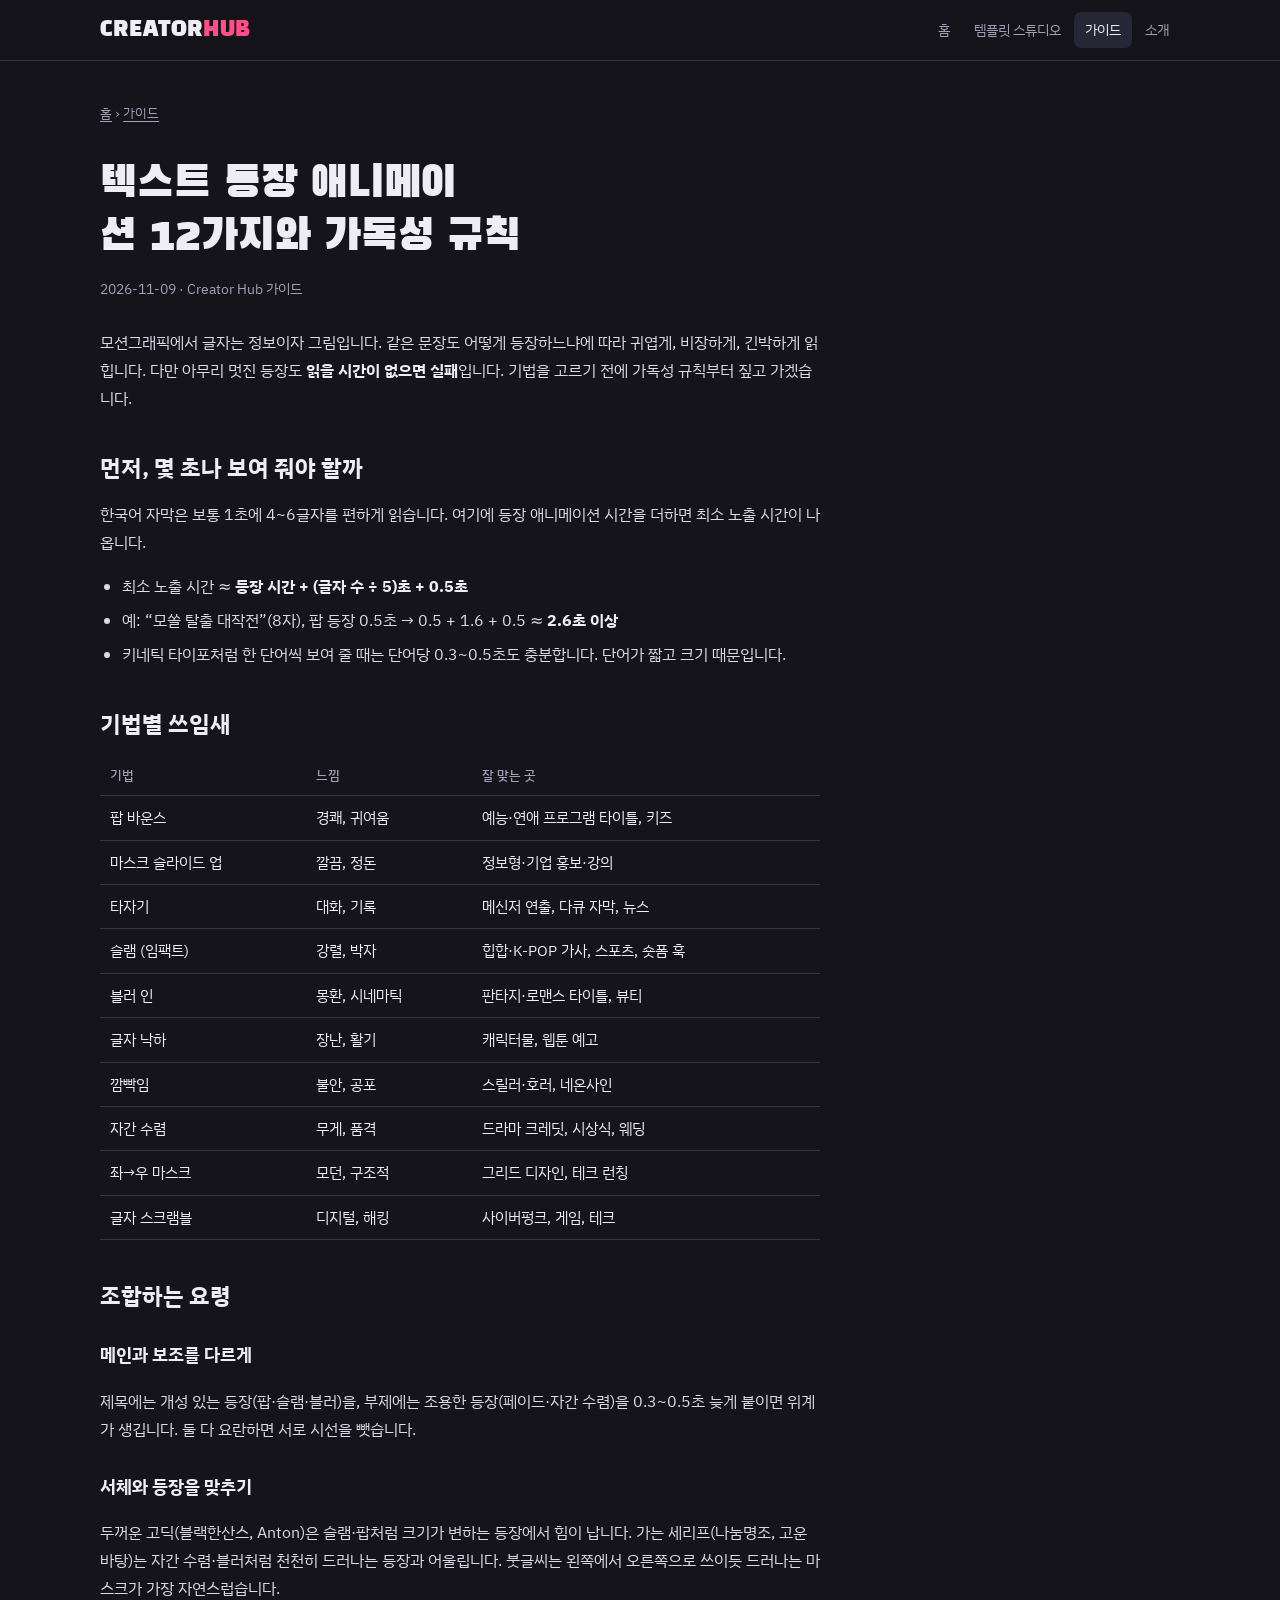
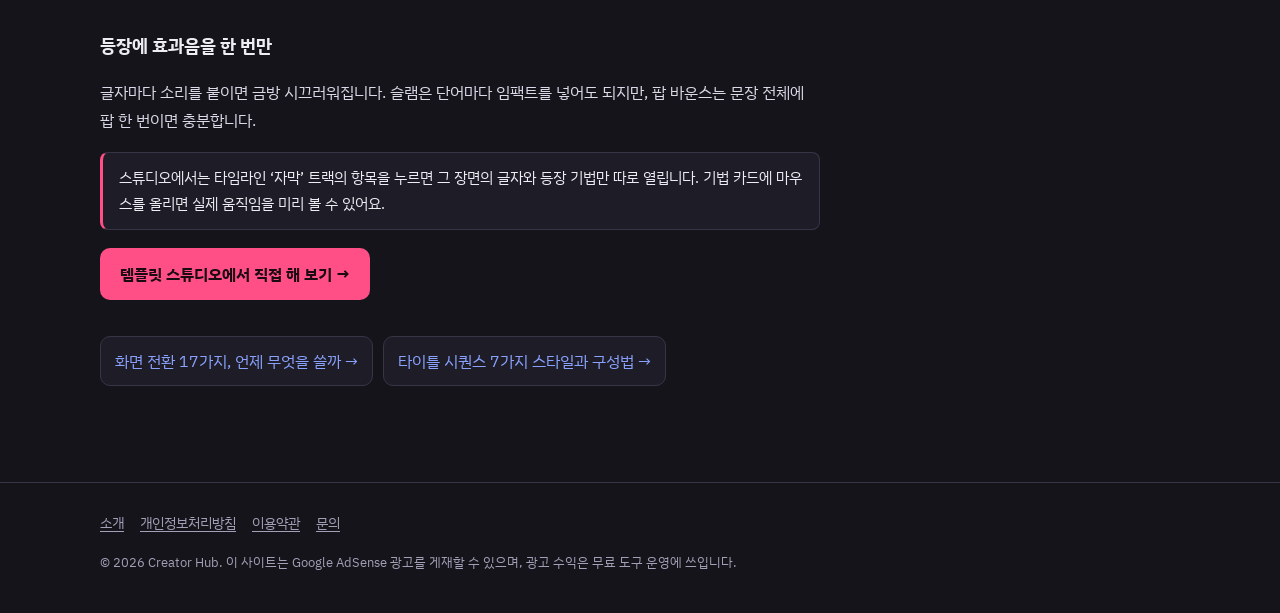
<file: guides/text-animation.html>
<!doctype html>
<html lang="ko">
<head>
<meta charset="utf-8">
<meta name="viewport" content="width=device-width,initial-scale=1,viewport-fit=cover">
<title>텍스트 등장 애니메이션 12가지와 가독성 규칙 | Creator Hub</title>
<meta name="description" content="팝·슬램·자간 수렴·타자기·스크램블… 글자 등장 기법을 장르별로 고르고, 읽힐 만큼 오래 보여 주는 법.">
<link rel="canonical" href="https://xodid9977.github.io/creator-hub/guides/text-animation.html">
<meta property="og:type" content="website">
<meta property="og:site_name" content="Creator Hub">
<meta property="og:title" content="텍스트 등장 애니메이션 12가지와 가독성 규칙 | Creator Hub">
<meta property="og:description" content="팝·슬램·자간 수렴·타자기·스크램블… 글자 등장 기법을 장르별로 고르고, 읽힐 만큼 오래 보여 주는 법.">
<meta property="og:url" content="https://xodid9977.github.io/creator-hub/guides/text-animation.html">
<meta name="theme-color" content="#15141b">
<link rel="icon" href="../assets/favicon.svg" type="image/svg+xml">
<!-- ADSENSE:START -->
<!-- ADSENSE:END -->
<link rel="preconnect" href="https://fonts.googleapis.com">
<link rel="preconnect" href="https://fonts.gstatic.com" crossorigin>
<link rel="stylesheet" href="https://fonts.googleapis.com/css2?family=Black+Han+Sans&family=IBM+Plex+Sans+KR:wght@400;500;700&family=JetBrains+Mono:wght@400;600&display=swap">
<link rel="stylesheet" href="../assets/site.css">
</head>
<body>
<a class="skip" href="#main">본문으로 건너뛰기</a>
<header class="site-head"><div class="wrap"><a class="logo" href="../index.html">CREATOR<i>HUB</i></a><nav class="nav" aria-label="주요 메뉴"><a href="../index.html">홈</a><a href="../template-studio/">템플릿 스튜디오</a><a href="../guides/" aria-current="page">가이드</a><a href="../about.html">소개</a></nav></div></header>
<main id="main" class="wrap">
<p class="crumbs"><a href="../index.html">홈</a> › <a href="./">가이드</a></p>
<article class="prose">
<h1>텍스트 등장 애니메이션 12가지와 가독성 규칙</h1>
<p class="meta">2026-11-09 · Creator Hub 가이드</p>
<p>모션그래픽에서 글자는 정보이자 그림입니다. 같은 문장도 어떻게 등장하느냐에 따라 귀엽게, 비장하게, 긴박하게 읽힙니다. 다만 아무리 멋진 등장도 <strong>읽을 시간이 없으면 실패</strong>입니다. 기법을 고르기 전에 가독성 규칙부터 짚고 가겠습니다.</p>
<h2>먼저, 몇 초나 보여 줘야 할까</h2>
<p>한국어 자막은 보통 1초에 4~6글자를 편하게 읽습니다. 여기에 등장 애니메이션 시간을 더하면 최소 노출 시간이 나옵니다.</p>
<ul><li>최소 노출 시간 ≈ <strong>등장 시간 + (글자 수 ÷ 5)초 + 0.5초</strong></li>
<li>예: “모쏠 탈출 대작전”(8자), 팝 등장 0.5초 → 0.5 + 1.6 + 0.5 ≈ <strong>2.6초 이상</strong></li>
<li>키네틱 타이포처럼 한 단어씩 보여 줄 때는 단어당 0.3~0.5초도 충분합니다. 단어가 짧고 크기 때문입니다.</li></ul>
<h2>기법별 쓰임새</h2>
<div class="tbl"><table><thead><tr><th>기법</th><th>느낌</th><th>잘 맞는 곳</th></tr></thead><tbody>
<tr><td>팝 바운스</td><td>경쾌, 귀여움</td><td>예능·연애 프로그램 타이틀, 키즈</td></tr>
<tr><td>마스크 슬라이드 업</td><td>깔끔, 정돈</td><td>정보형·기업 홍보·강의</td></tr>
<tr><td>타자기</td><td>대화, 기록</td><td>메신저 연출, 다큐 자막, 뉴스</td></tr>
<tr><td>슬램 (임팩트)</td><td>강렬, 박자</td><td>힙합·K-POP 가사, 스포츠, 숏폼 훅</td></tr>
<tr><td>블러 인</td><td>몽환, 시네마틱</td><td>판타지·로맨스 타이틀, 뷰티</td></tr>
<tr><td>글자 낙하</td><td>장난, 활기</td><td>캐릭터물, 웹툰 예고</td></tr>
<tr><td>깜빡임</td><td>불안, 공포</td><td>스릴러·호러, 네온사인</td></tr>
<tr><td>자간 수렴</td><td>무게, 품격</td><td>드라마 크레딧, 시상식, 웨딩</td></tr>
<tr><td>좌→우 마스크</td><td>모던, 구조적</td><td>그리드 디자인, 테크 런칭</td></tr>
<tr><td>글자 스크램블</td><td>디지털, 해킹</td><td>사이버펑크, 게임, 테크</td></tr></tbody></table></div>
<h2>조합하는 요령</h2>
<h3>메인과 보조를 다르게</h3>
<p>제목에는 개성 있는 등장(팝·슬램·블러)을, 부제에는 조용한 등장(페이드·자간 수렴)을 0.3~0.5초 늦게 붙이면 위계가 생깁니다. 둘 다 요란하면 서로 시선을 뺏습니다.</p>
<h3>서체와 등장을 맞추기</h3>
<p>두꺼운 고딕(블랙한산스, Anton)은 슬램·팝처럼 크기가 변하는 등장에서 힘이 납니다. 가는 세리프(나눔명조, 고운바탕)는 자간 수렴·블러처럼 천천히 드러나는 등장과 어울립니다. 붓글씨는 왼쪽에서 오른쪽으로 쓰이듯 드러나는 마스크가 가장 자연스럽습니다.</p>
<h3>등장에 효과음을 한 번만</h3>
<p>글자마다 소리를 붙이면 금방 시끄러워집니다. 슬램은 단어마다 임팩트를 넣어도 되지만, 팝 바운스는 문장 전체에 팝 한 번이면 충분합니다.</p>
<div class="note">스튜디오에서는 타임라인 ‘자막’ 트랙의 항목을 누르면 그 장면의 글자와 등장 기법만 따로 열립니다. 기법 카드에 마우스를 올리면 실제 움직임을 미리 볼 수 있어요.</div>
<div class="ad-slot" data-slot="guide-bottom" hidden></div>
<p><a class="cta" href="../template-studio/">템플릿 스튜디오에서 직접 해 보기 →</a></p>
<div class="next"><a href="transitions.html">화면 전환 17가지, 언제 무엇을 쓸까 →</a><a href="title-sequence-styles.html">타이틀 시퀀스 7가지 스타일과 구성법 →</a></div>
</article>
</main>
<footer class="site-foot"><div class="wrap">
<nav aria-label="사이트 정보"><a href="../about.html">소개</a><a href="../privacy.html">개인정보처리방침</a><a href="../terms.html">이용약관</a><a href="../contact.html">문의</a></nav>
<small>© <span data-year>2026</span> Creator Hub. 이 사이트는 Google AdSense 광고를 게재할 수 있으며, 광고 수익은 무료 도구 운영에 쓰입니다.</small>
</div></footer>
<script src="../assets/ads-config.js"></script>
<script src="../assets/site.js"></script>
</body>
</html>
</file>
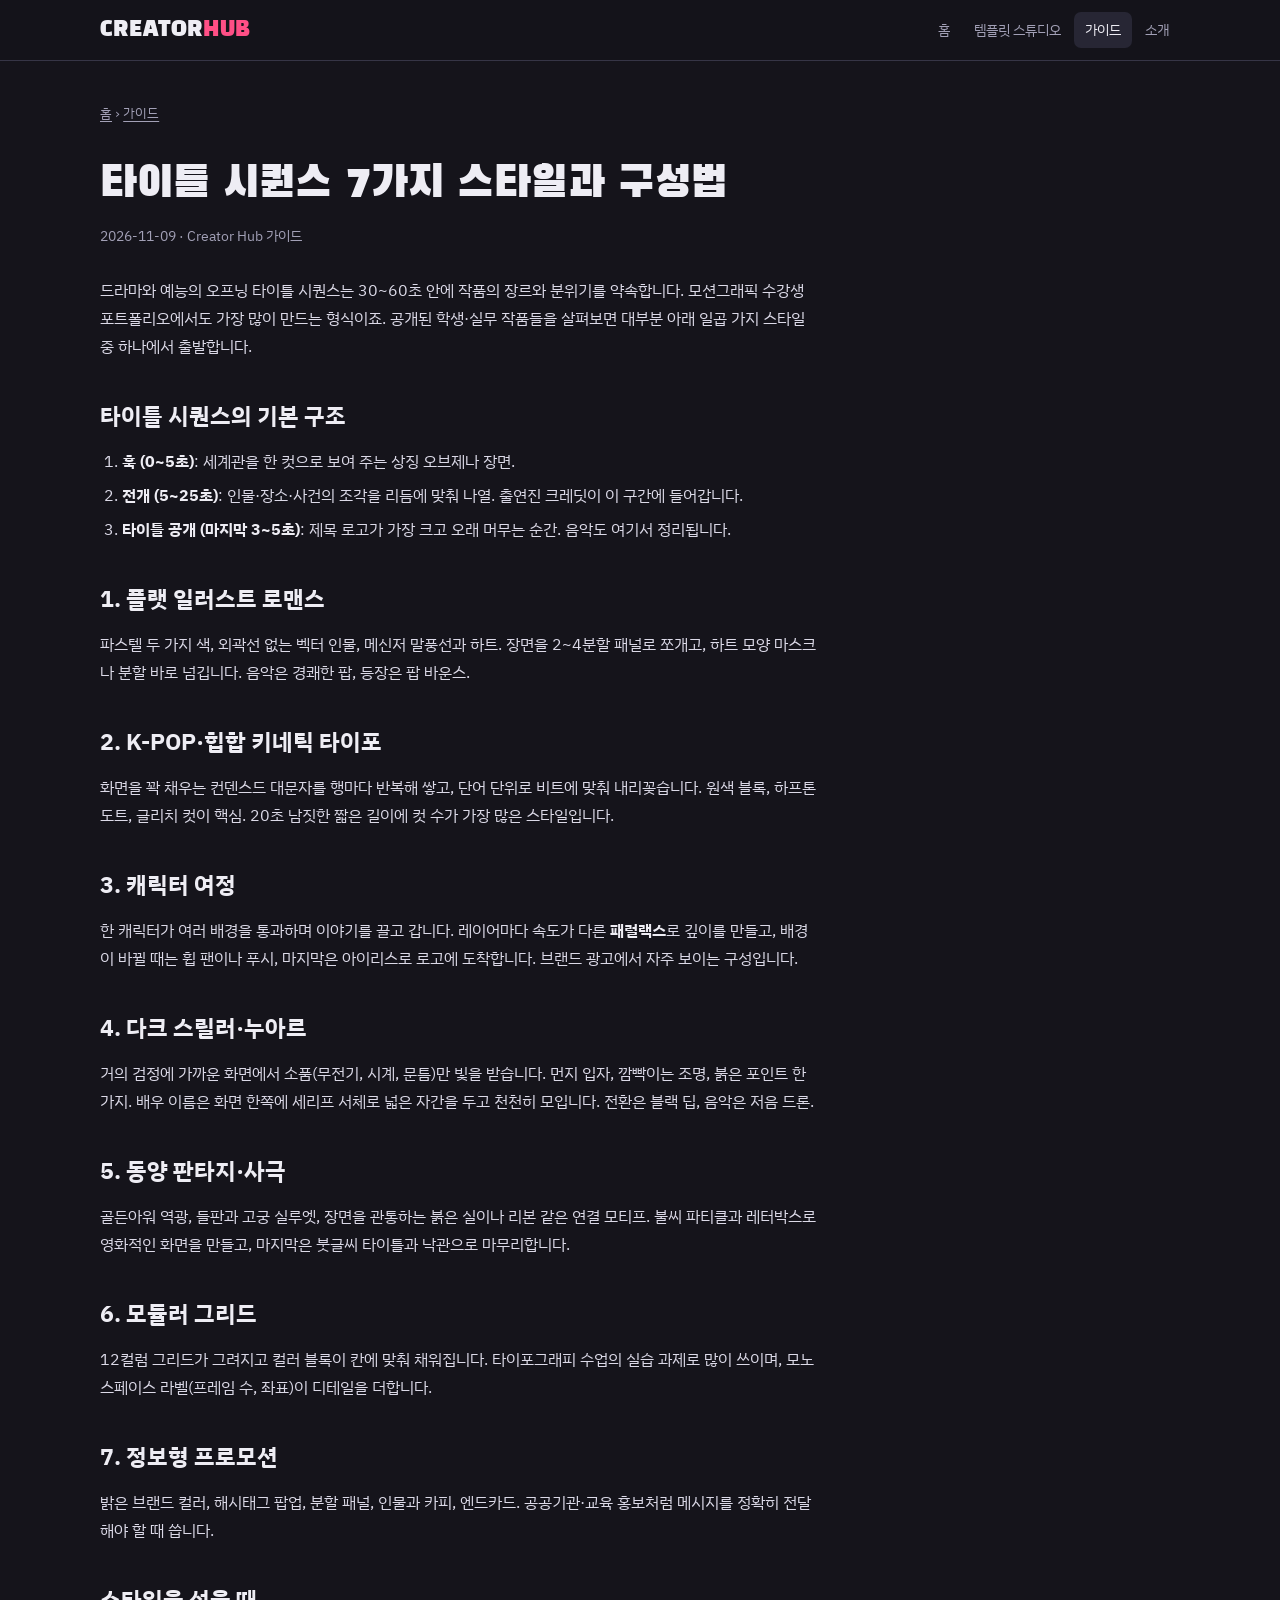
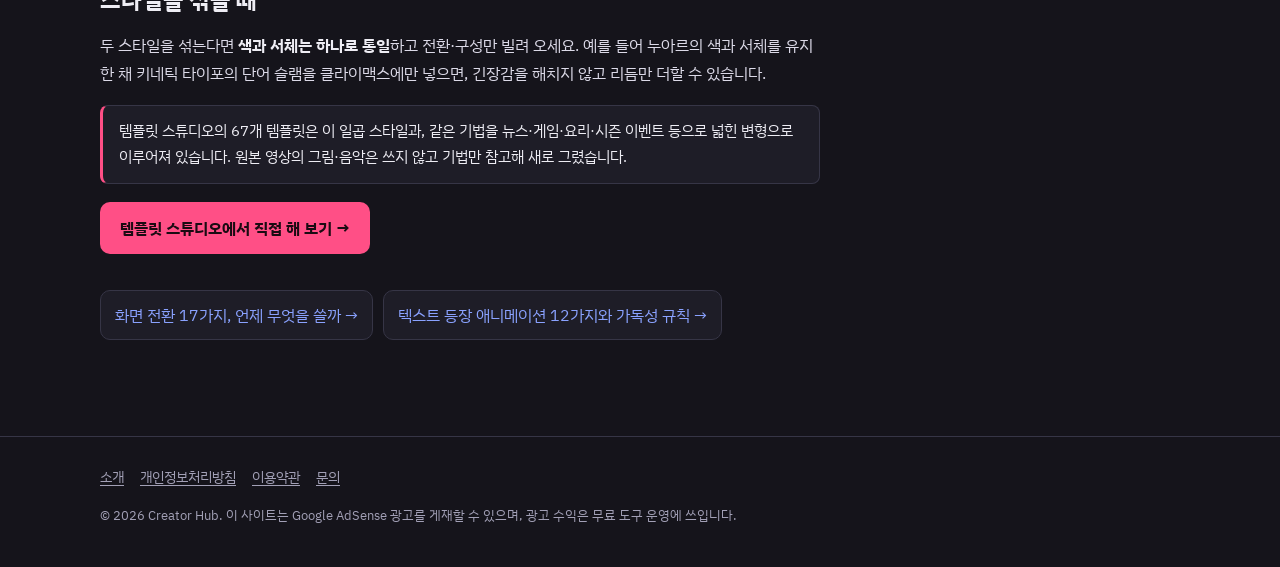
<file: guides/title-sequence-styles.html>
<!doctype html>
<html lang="ko">
<head>
<meta charset="utf-8">
<meta name="viewport" content="width=device-width,initial-scale=1,viewport-fit=cover">
<title>타이틀 시퀀스 7가지 스타일과 구성법 | Creator Hub</title>
<meta name="description" content="플랫 일러스트 로맨스부터 누아르, 동양 판타지, 키네틱 타이포까지 — 장르별 색·서체·전환·음악 조합.">
<link rel="canonical" href="https://xodid9977.github.io/creator-hub/guides/title-sequence-styles.html">
<meta property="og:type" content="website">
<meta property="og:site_name" content="Creator Hub">
<meta property="og:title" content="타이틀 시퀀스 7가지 스타일과 구성법 | Creator Hub">
<meta property="og:description" content="플랫 일러스트 로맨스부터 누아르, 동양 판타지, 키네틱 타이포까지 — 장르별 색·서체·전환·음악 조합.">
<meta property="og:url" content="https://xodid9977.github.io/creator-hub/guides/title-sequence-styles.html">
<meta name="theme-color" content="#15141b">
<link rel="icon" href="../assets/favicon.svg" type="image/svg+xml">
<!-- ADSENSE:START -->
<!-- ADSENSE:END -->
<link rel="preconnect" href="https://fonts.googleapis.com">
<link rel="preconnect" href="https://fonts.gstatic.com" crossorigin>
<link rel="stylesheet" href="https://fonts.googleapis.com/css2?family=Black+Han+Sans&family=IBM+Plex+Sans+KR:wght@400;500;700&family=JetBrains+Mono:wght@400;600&display=swap">
<link rel="stylesheet" href="../assets/site.css">
</head>
<body>
<a class="skip" href="#main">본문으로 건너뛰기</a>
<header class="site-head"><div class="wrap"><a class="logo" href="../index.html">CREATOR<i>HUB</i></a><nav class="nav" aria-label="주요 메뉴"><a href="../index.html">홈</a><a href="../template-studio/">템플릿 스튜디오</a><a href="../guides/" aria-current="page">가이드</a><a href="../about.html">소개</a></nav></div></header>
<main id="main" class="wrap">
<p class="crumbs"><a href="../index.html">홈</a> › <a href="./">가이드</a></p>
<article class="prose">
<h1>타이틀 시퀀스 7가지 스타일과 구성법</h1>
<p class="meta">2026-11-09 · Creator Hub 가이드</p>
<p>드라마와 예능의 오프닝 타이틀 시퀀스는 30~60초 안에 작품의 장르와 분위기를 약속합니다. 모션그래픽 수강생 포트폴리오에서도 가장 많이 만드는 형식이죠. 공개된 학생·실무 작품들을 살펴보면 대부분 아래 일곱 가지 스타일 중 하나에서 출발합니다.</p>
<h2>타이틀 시퀀스의 기본 구조</h2>
<ol><li><strong>훅 (0~5초)</strong>: 세계관을 한 컷으로 보여 주는 상징 오브제나 장면.</li>
<li><strong>전개 (5~25초)</strong>: 인물·장소·사건의 조각을 리듬에 맞춰 나열. 출연진 크레딧이 이 구간에 들어갑니다.</li>
<li><strong>타이틀 공개 (마지막 3~5초)</strong>: 제목 로고가 가장 크고 오래 머무는 순간. 음악도 여기서 정리됩니다.</li></ol>
<h2>1. 플랫 일러스트 로맨스</h2>
<p>파스텔 두 가지 색, 외곽선 없는 벡터 인물, 메신저 말풍선과 하트. 장면을 2~4분할 패널로 쪼개고, 하트 모양 마스크나 분할 바로 넘깁니다. 음악은 경쾌한 팝, 등장은 팝 바운스.</p>
<h2>2. K-POP·힙합 키네틱 타이포</h2>
<p>화면을 꽉 채우는 컨덴스드 대문자를 행마다 반복해 쌓고, 단어 단위로 비트에 맞춰 내리꽂습니다. 원색 블록, 하프톤 도트, 글리치 컷이 핵심. 20초 남짓한 짧은 길이에 컷 수가 가장 많은 스타일입니다.</p>
<h2>3. 캐릭터 여정</h2>
<p>한 캐릭터가 여러 배경을 통과하며 이야기를 끌고 갑니다. 레이어마다 속도가 다른 <strong>패럴랙스</strong>로 깊이를 만들고, 배경이 바뀔 때는 휩 팬이나 푸시, 마지막은 아이리스로 로고에 도착합니다. 브랜드 광고에서 자주 보이는 구성입니다.</p>
<h2>4. 다크 스릴러·누아르</h2>
<p>거의 검정에 가까운 화면에서 소품(무전기, 시계, 문틈)만 빛을 받습니다. 먼지 입자, 깜빡이는 조명, 붉은 포인트 한 가지. 배우 이름은 화면 한쪽에 세리프 서체로 넓은 자간을 두고 천천히 모입니다. 전환은 블랙 딥, 음악은 저음 드론.</p>
<h2>5. 동양 판타지·사극</h2>
<p>골든아워 역광, 들판과 고궁 실루엣, 장면을 관통하는 붉은 실이나 리본 같은 연결 모티프. 불씨 파티클과 레터박스로 영화적인 화면을 만들고, 마지막은 붓글씨 타이틀과 낙관으로 마무리합니다.</p>
<h2>6. 모듈러 그리드</h2>
<p>12컬럼 그리드가 그려지고 컬러 블록이 칸에 맞춰 채워집니다. 타이포그래피 수업의 실습 과제로 많이 쓰이며, 모노스페이스 라벨(프레임 수, 좌표)이 디테일을 더합니다.</p>
<h2>7. 정보형 프로모션</h2>
<p>밝은 브랜드 컬러, 해시태그 팝업, 분할 패널, 인물과 카피, 엔드카드. 공공기관·교육 홍보처럼 메시지를 정확히 전달해야 할 때 씁니다.</p>
<h2>스타일을 섞을 때</h2>
<p>두 스타일을 섞는다면 <strong>색과 서체는 하나로 통일</strong>하고 전환·구성만 빌려 오세요. 예를 들어 누아르의 색과 서체를 유지한 채 키네틱 타이포의 단어 슬램을 클라이맥스에만 넣으면, 긴장감을 해치지 않고 리듬만 더할 수 있습니다.</p>
<div class="note">템플릿 스튜디오의 67개 템플릿은 이 일곱 스타일과, 같은 기법을 뉴스·게임·요리·시즌 이벤트 등으로 넓힌 변형으로 이루어져 있습니다. 원본 영상의 그림·음악은 쓰지 않고 기법만 참고해 새로 그렸습니다.</div>
<div class="ad-slot" data-slot="guide-bottom" hidden></div>
<p><a class="cta" href="../template-studio/">템플릿 스튜디오에서 직접 해 보기 →</a></p>
<div class="next"><a href="transitions.html">화면 전환 17가지, 언제 무엇을 쓸까 →</a><a href="text-animation.html">텍스트 등장 애니메이션 12가지와 가독성 규칙 →</a></div>
</article>
</main>
<footer class="site-foot"><div class="wrap">
<nav aria-label="사이트 정보"><a href="../about.html">소개</a><a href="../privacy.html">개인정보처리방침</a><a href="../terms.html">이용약관</a><a href="../contact.html">문의</a></nav>
<small>© <span data-year>2026</span> Creator Hub. 이 사이트는 Google AdSense 광고를 게재할 수 있으며, 광고 수익은 무료 도구 운영에 쓰입니다.</small>
</div></footer>
<script src="../assets/ads-config.js"></script>
<script src="../assets/site.js"></script>
</body>
</html>
</file>
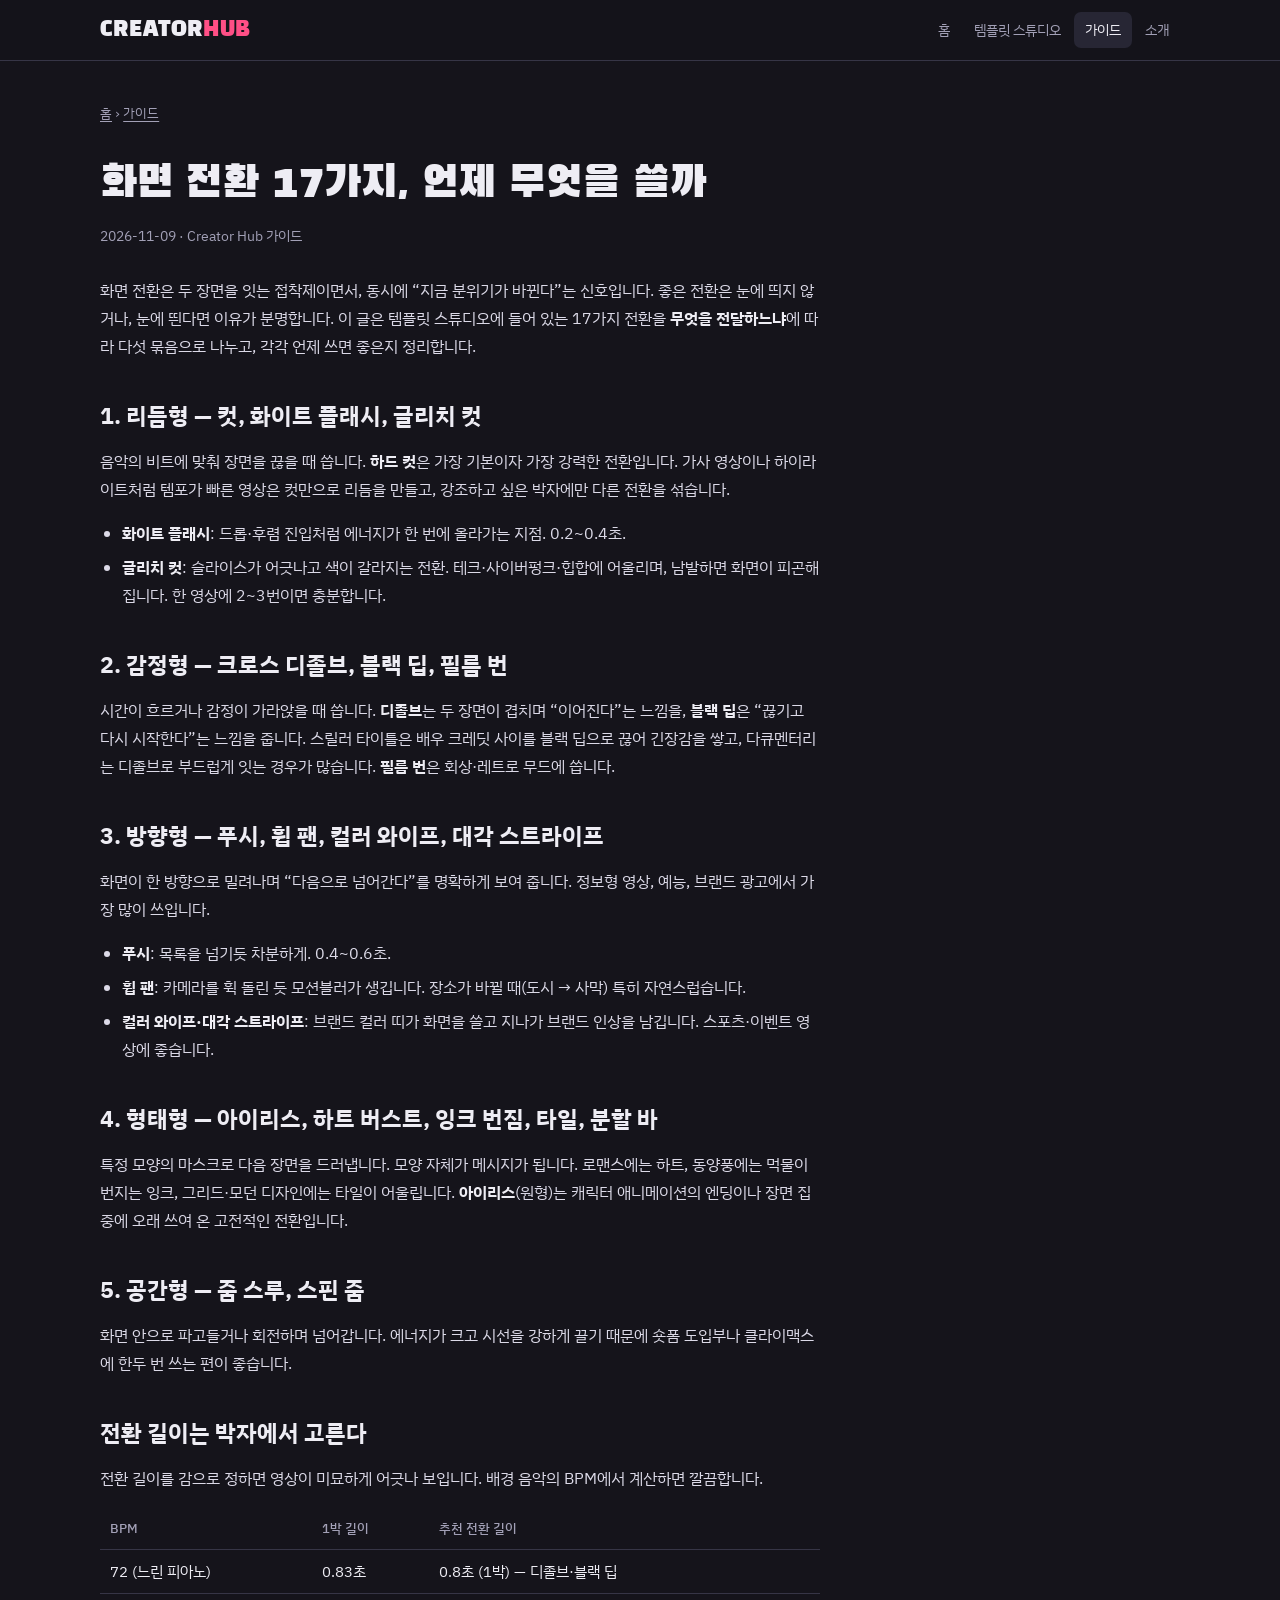
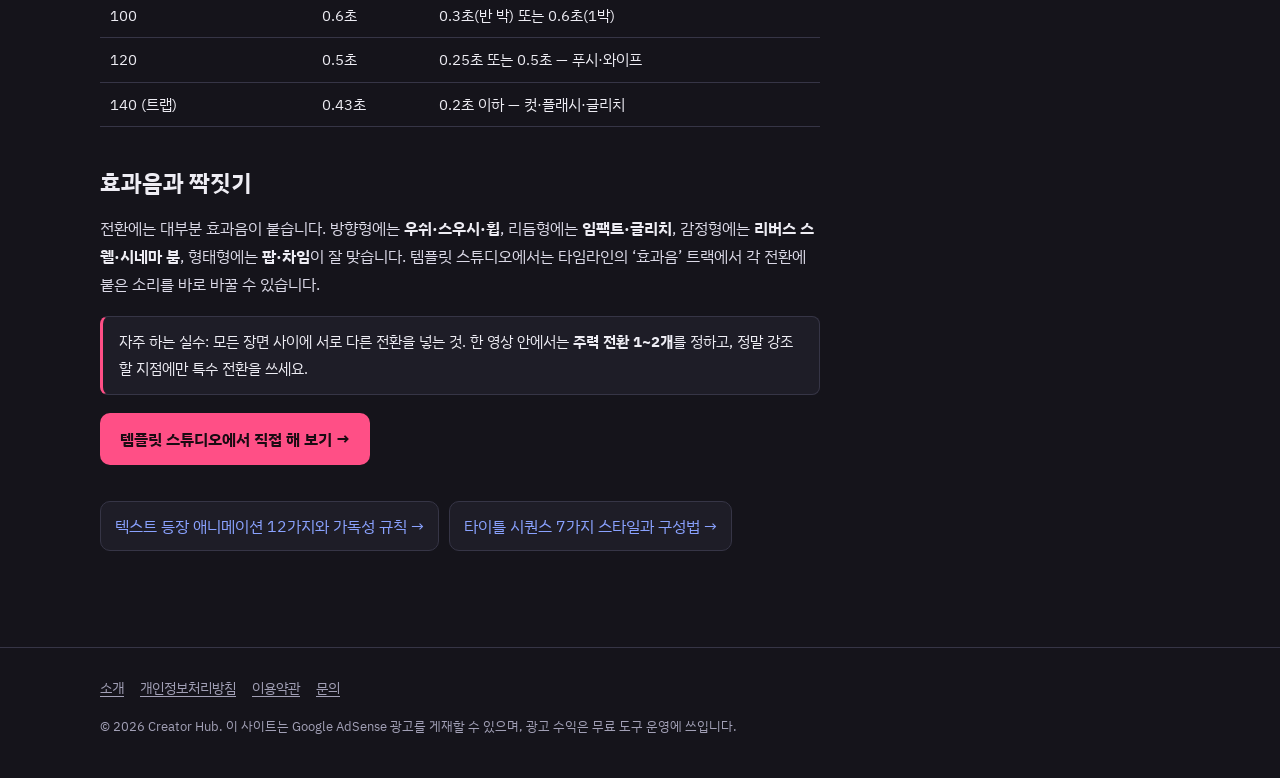
<file: guides/transitions.html>
<!doctype html>
<html lang="ko">
<head>
<meta charset="utf-8">
<meta name="viewport" content="width=device-width,initial-scale=1,viewport-fit=cover">
<title>화면 전환 17가지, 언제 무엇을 쓸까 | Creator Hub</title>
<meta name="description" content="컷·디졸브·휩 팬·아이리스·글리치… 전환을 리듬·감정·방향·형태로 나눠 고르는 법과 길이·효과음 짝짓기.">
<link rel="canonical" href="https://xodid9977.github.io/creator-hub/guides/transitions.html">
<meta property="og:type" content="website">
<meta property="og:site_name" content="Creator Hub">
<meta property="og:title" content="화면 전환 17가지, 언제 무엇을 쓸까 | Creator Hub">
<meta property="og:description" content="컷·디졸브·휩 팬·아이리스·글리치… 전환을 리듬·감정·방향·형태로 나눠 고르는 법과 길이·효과음 짝짓기.">
<meta property="og:url" content="https://xodid9977.github.io/creator-hub/guides/transitions.html">
<meta name="theme-color" content="#15141b">
<link rel="icon" href="../assets/favicon.svg" type="image/svg+xml">
<!-- ADSENSE:START -->
<!-- ADSENSE:END -->
<link rel="preconnect" href="https://fonts.googleapis.com">
<link rel="preconnect" href="https://fonts.gstatic.com" crossorigin>
<link rel="stylesheet" href="https://fonts.googleapis.com/css2?family=Black+Han+Sans&family=IBM+Plex+Sans+KR:wght@400;500;700&family=JetBrains+Mono:wght@400;600&display=swap">
<link rel="stylesheet" href="../assets/site.css">
</head>
<body>
<a class="skip" href="#main">본문으로 건너뛰기</a>
<header class="site-head"><div class="wrap"><a class="logo" href="../index.html">CREATOR<i>HUB</i></a><nav class="nav" aria-label="주요 메뉴"><a href="../index.html">홈</a><a href="../template-studio/">템플릿 스튜디오</a><a href="../guides/" aria-current="page">가이드</a><a href="../about.html">소개</a></nav></div></header>
<main id="main" class="wrap">
<p class="crumbs"><a href="../index.html">홈</a> › <a href="./">가이드</a></p>
<article class="prose">
<h1>화면 전환 17가지, 언제 무엇을 쓸까</h1>
<p class="meta">2026-11-09 · Creator Hub 가이드</p>
<p>화면 전환은 두 장면을 잇는 접착제이면서, 동시에 “지금 분위기가 바뀐다”는 신호입니다. 좋은 전환은 눈에 띄지 않거나, 눈에 띈다면 이유가 분명합니다. 이 글은 템플릿 스튜디오에 들어 있는 17가지 전환을 <strong>무엇을 전달하느냐</strong>에 따라 다섯 묶음으로 나누고, 각각 언제 쓰면 좋은지 정리합니다.</p>
<h2>1. 리듬형 — 컷, 화이트 플래시, 글리치 컷</h2>
<p>음악의 비트에 맞춰 장면을 끊을 때 씁니다. <strong>하드 컷</strong>은 가장 기본이자 가장 강력한 전환입니다. 가사 영상이나 하이라이트처럼 템포가 빠른 영상은 컷만으로 리듬을 만들고, 강조하고 싶은 박자에만 다른 전환을 섞습니다.</p>
<ul><li><strong>화이트 플래시</strong>: 드롭·후렴 진입처럼 에너지가 한 번에 올라가는 지점. 0.2~0.4초.</li>
<li><strong>글리치 컷</strong>: 슬라이스가 어긋나고 색이 갈라지는 전환. 테크·사이버펑크·힙합에 어울리며, 남발하면 화면이 피곤해집니다. 한 영상에 2~3번이면 충분합니다.</li></ul>
<h2>2. 감정형 — 크로스 디졸브, 블랙 딥, 필름 번</h2>
<p>시간이 흐르거나 감정이 가라앉을 때 씁니다. <strong>디졸브</strong>는 두 장면이 겹치며 “이어진다”는 느낌을, <strong>블랙 딥</strong>은 “끊기고 다시 시작한다”는 느낌을 줍니다. 스릴러 타이틀은 배우 크레딧 사이를 블랙 딥으로 끊어 긴장감을 쌓고, 다큐멘터리는 디졸브로 부드럽게 잇는 경우가 많습니다. <strong>필름 번</strong>은 회상·레트로 무드에 씁니다.</p>
<h2>3. 방향형 — 푸시, 휩 팬, 컬러 와이프, 대각 스트라이프</h2>
<p>화면이 한 방향으로 밀려나며 “다음으로 넘어간다”를 명확하게 보여 줍니다. 정보형 영상, 예능, 브랜드 광고에서 가장 많이 쓰입니다.</p>
<ul><li><strong>푸시</strong>: 목록을 넘기듯 차분하게. 0.4~0.6초.</li>
<li><strong>휩 팬</strong>: 카메라를 휙 돌린 듯 모션블러가 생깁니다. 장소가 바뀔 때(도시 → 사막) 특히 자연스럽습니다.</li>
<li><strong>컬러 와이프·대각 스트라이프</strong>: 브랜드 컬러 띠가 화면을 쓸고 지나가 브랜드 인상을 남깁니다. 스포츠·이벤트 영상에 좋습니다.</li></ul>
<h2>4. 형태형 — 아이리스, 하트 버스트, 잉크 번짐, 타일, 분할 바</h2>
<p>특정 모양의 마스크로 다음 장면을 드러냅니다. 모양 자체가 메시지가 됩니다. 로맨스에는 하트, 동양풍에는 먹물이 번지는 잉크, 그리드·모던 디자인에는 타일이 어울립니다. <strong>아이리스</strong>(원형)는 캐릭터 애니메이션의 엔딩이나 장면 집중에 오래 쓰여 온 고전적인 전환입니다.</p>
<h2>5. 공간형 — 줌 스루, 스핀 줌</h2>
<p>화면 안으로 파고들거나 회전하며 넘어갑니다. 에너지가 크고 시선을 강하게 끌기 때문에 숏폼 도입부나 클라이맥스에 한두 번 쓰는 편이 좋습니다.</p>
<h2>전환 길이는 박자에서 고른다</h2>
<p>전환 길이를 감으로 정하면 영상이 미묘하게 어긋나 보입니다. 배경 음악의 BPM에서 계산하면 깔끔합니다.</p>
<div class="tbl"><table><thead><tr><th>BPM</th><th>1박 길이</th><th>추천 전환 길이</th></tr></thead><tbody>
<tr><td>72 (느린 피아노)</td><td>0.83초</td><td>0.8초 (1박) — 디졸브·블랙 딥</td></tr>
<tr><td>100</td><td>0.6초</td><td>0.3초(반 박) 또는 0.6초(1박)</td></tr>
<tr><td>120</td><td>0.5초</td><td>0.25초 또는 0.5초 — 푸시·와이프</td></tr>
<tr><td>140 (트랩)</td><td>0.43초</td><td>0.2초 이하 — 컷·플래시·글리치</td></tr></tbody></table></div>
<h2>효과음과 짝짓기</h2>
<p>전환에는 대부분 효과음이 붙습니다. 방향형에는 <strong>우쉬·스우시·휩</strong>, 리듬형에는 <strong>임팩트·글리치</strong>, 감정형에는 <strong>리버스 스웰·시네마 붐</strong>, 형태형에는 <strong>팝·차임</strong>이 잘 맞습니다. 템플릿 스튜디오에서는 타임라인의 ‘효과음’ 트랙에서 각 전환에 붙은 소리를 바로 바꿀 수 있습니다.</p>
<div class="note">자주 하는 실수: 모든 장면 사이에 서로 다른 전환을 넣는 것. 한 영상 안에서는 <strong>주력 전환 1~2개</strong>를 정하고, 정말 강조할 지점에만 특수 전환을 쓰세요.</div>
<div class="ad-slot" data-slot="guide-bottom" hidden></div>
<p><a class="cta" href="../template-studio/">템플릿 스튜디오에서 직접 해 보기 →</a></p>
<div class="next"><a href="text-animation.html">텍스트 등장 애니메이션 12가지와 가독성 규칙 →</a><a href="title-sequence-styles.html">타이틀 시퀀스 7가지 스타일과 구성법 →</a></div>
</article>
</main>
<footer class="site-foot"><div class="wrap">
<nav aria-label="사이트 정보"><a href="../about.html">소개</a><a href="../privacy.html">개인정보처리방침</a><a href="../terms.html">이용약관</a><a href="../contact.html">문의</a></nav>
<small>© <span data-year>2026</span> Creator Hub. 이 사이트는 Google AdSense 광고를 게재할 수 있으며, 광고 수익은 무료 도구 운영에 쓰입니다.</small>
</div></footer>
<script src="../assets/ads-config.js"></script>
<script src="../assets/site.js"></script>
</body>
</html>
</file>
<file: assets/site.css>
/* Creator Hub — shared site styles.
   Layout: sticky top bar, centered 1120px column, reading column 720px for guides. Single dark look shared with the studio. */
:root{
  --ink:#15141b; --panel:#1e1d27; --panel-2:#272634; --line:#363546;
  --fg:#eeedf4; --muted:#a2a0b6; --accent:#ff4f86; --accent-2:#8aa2ff; --ok:#45d6a6;
  --f-display:"Black Han Sans","Do Hyeon",sans-serif;
  --f-body:"IBM Plex Sans KR",system-ui,-apple-system,"Malgun Gothic",sans-serif;
  --f-mono:"JetBrains Mono",ui-monospace,Consolas,monospace;
  color-scheme:dark;
}
*{box-sizing:border-box}
html{-webkit-text-size-adjust:100%}
body{margin:0;background:var(--ink);color:var(--fg);font-family:var(--f-body);font-size:16px;line-height:1.75}
img{max-width:100%}
a{color:var(--accent-2);text-underline-offset:3px}
a:hover{color:#b4c3ff}
:focus-visible{outline:2px solid var(--accent-2);outline-offset:2px}
.wrap{max-width:1120px;margin:0 auto;padding-left:max(20px,env(safe-area-inset-left,0px));padding-right:max(20px,env(safe-area-inset-right,0px))}
.skip{position:absolute;left:-9999px}.skip:focus{left:16px;top:8px;z-index:50;background:var(--panel-2);padding:6px 10px;border-radius:6px}

/* header */
.site-head{position:sticky;top:0;z-index:20;background:rgba(21,20,27,.92);backdrop-filter:blur(8px);-webkit-backdrop-filter:blur(8px);border-bottom:1px solid var(--line)}
.site-head .wrap{display:flex;align-items:center;gap:16px;min-height:60px}
.logo{font-family:var(--f-display);font-size:21px;color:var(--fg);text-decoration:none;letter-spacing:.01em;white-space:nowrap}
.logo i{font-style:normal;color:var(--accent)}
.nav{display:flex;gap:2px;margin-left:auto;overflow-x:auto;scrollbar-width:none}
.nav a{color:var(--muted);text-decoration:none;padding:6px 11px;border-radius:7px;font-size:14px;white-space:nowrap}
.nav a:hover,.nav a[aria-current="page"]{color:var(--fg);background:var(--panel-2)}

/* hero */
.hero{padding-block:72px 40px}
.eyebrow{font-family:var(--f-mono);font-size:12px;letter-spacing:.12em;color:var(--accent);text-transform:uppercase}
.hero h1{font-family:var(--f-display);font-weight:400;font-size:clamp(34px,6vw,64px);line-height:1.12;margin:10px 0 18px;text-wrap:balance}
.hero h1 em{font-style:normal;color:var(--accent)}
.hero p{max-width:620px;color:#cfcde0;font-size:17px;margin:0 0 26px}
.cta{display:inline-flex;align-items:center;gap:8px;background:var(--accent);color:#1a0b12;text-decoration:none;font-weight:700;padding:12px 20px;border-radius:10px}
.cta:hover{color:#1a0b12;filter:brightness(1.08)}
.cta.ghost{background:transparent;color:var(--fg);border:1px solid var(--line);font-weight:500;margin-left:8px}

/* sections */
.section{padding-block:36px}
.section h2{font-family:var(--f-display);font-weight:400;font-size:28px;margin:0 0 6px}
.section .lead{color:var(--muted);margin:0 0 22px}
.tool-grid{display:grid;grid-template-columns:repeat(auto-fill,minmax(300px,1fr));gap:16px}
.tool-card{display:grid;grid-template-rows:auto 1fr;background:var(--panel);border:1px solid var(--line);border-radius:14px;overflow:hidden;text-decoration:none;color:inherit}
.tool-card:hover{border-color:#55546c;color:inherit}
.tool-card .art{aspect-ratio:16/9;position:relative;overflow:hidden;background:#000}
.tool-card .body{padding:16px 18px 18px}
.tool-card h3{margin:0 0 4px;font-size:19px}
.tool-card p{margin:0 0 12px;color:var(--muted);font-size:14.5px}
.tags{display:flex;flex-wrap:wrap;gap:5px}
.tag{font-size:12px;padding:2px 9px;border-radius:99px;background:var(--panel-2);border:1px solid var(--line);color:#cfcde0}
.tag.live{border-color:rgba(69,214,166,.5);color:#a6f0d6}
.guide-list{display:grid;gap:10px;padding:0;margin:0;list-style:none}
.guide-list a{display:grid;grid-template-columns:44px minmax(0,1fr);gap:14px;align-items:start;padding:14px 16px;border:1px solid var(--line);border-radius:12px;background:var(--panel);text-decoration:none;color:inherit}
.guide-list a:hover{border-color:#55546c}
.guide-list .no{font-family:var(--f-mono);color:var(--accent);font-size:13px;padding-top:3px}
.guide-list b{display:block;font-size:16.5px;margin-bottom:2px}
.guide-list span{color:var(--muted);font-size:14px}

/* article */
.crumbs{font-size:13px;color:var(--muted);padding-top:28px}
.crumbs a{color:var(--muted)}
.prose{max-width:720px;padding-block:12px 40px}
.prose h1{font-family:var(--f-display);font-weight:400;font-size:clamp(30px,5vw,44px);line-height:1.2;margin:8px 0 10px;text-wrap:balance}
.prose .meta{color:var(--muted);font-size:13.5px;margin-bottom:28px}
.prose h2{font-size:23px;margin:40px 0 10px;line-height:1.35}
.prose h3{font-size:18px;margin:28px 0 6px}
.prose p,.prose li{color:#dcdae8}
.prose ul,.prose ol{padding-left:22px}
.prose li{margin-bottom:6px}
.prose strong{color:var(--fg)}
.prose code{font-family:var(--f-mono);font-size:.9em;background:var(--panel-2);padding:1px 6px;border-radius:5px}
.prose .tbl{overflow-x:auto;margin:16px 0}
.prose table{border-collapse:collapse;width:100%;font-size:14.5px;min-width:520px}
.prose th,.prose td{border-bottom:1px solid var(--line);padding:9px 10px;text-align:left;vertical-align:top}
.prose th{color:var(--muted);font-weight:500;font-size:13px}
.note{border:1px solid var(--line);border-left:3px solid var(--accent);background:var(--panel);padding:12px 16px;border-radius:8px;margin:18px 0;font-size:15px}
.next{display:flex;gap:10px;flex-wrap:wrap;margin-top:36px}
.next a{border:1px solid var(--line);border-radius:10px;padding:10px 14px;text-decoration:none;background:var(--panel)}

/* ads: hidden until configured in assets/ads-config.js */
.ad-slot{margin:28px auto;text-align:center;max-width:970px}
.ad-slot[hidden]{display:none!important}
.ad-label{display:block;font-size:11px;color:var(--muted);letter-spacing:.08em;margin-bottom:4px}

/* footer */
.site-foot{border-top:1px solid var(--line);margin-top:56px;padding-block:28px 40px;color:var(--muted);font-size:14px}
.site-foot .wrap{display:flex;gap:16px 28px;flex-wrap:wrap;align-items:center}
.site-foot nav{display:flex;gap:16px;flex-wrap:wrap}
.site-foot a{color:var(--muted)}
.site-foot small{display:block;width:100%;font-size:12.5px}
@media (max-width:640px){.hero{padding-block:44px 24px}.cta.ghost{margin:10px 0 0}.site-head .wrap{gap:8px}.logo{font-size:18px}}
@media (prefers-reduced-motion:reduce){*{scroll-behavior:auto!important}}
</file>
